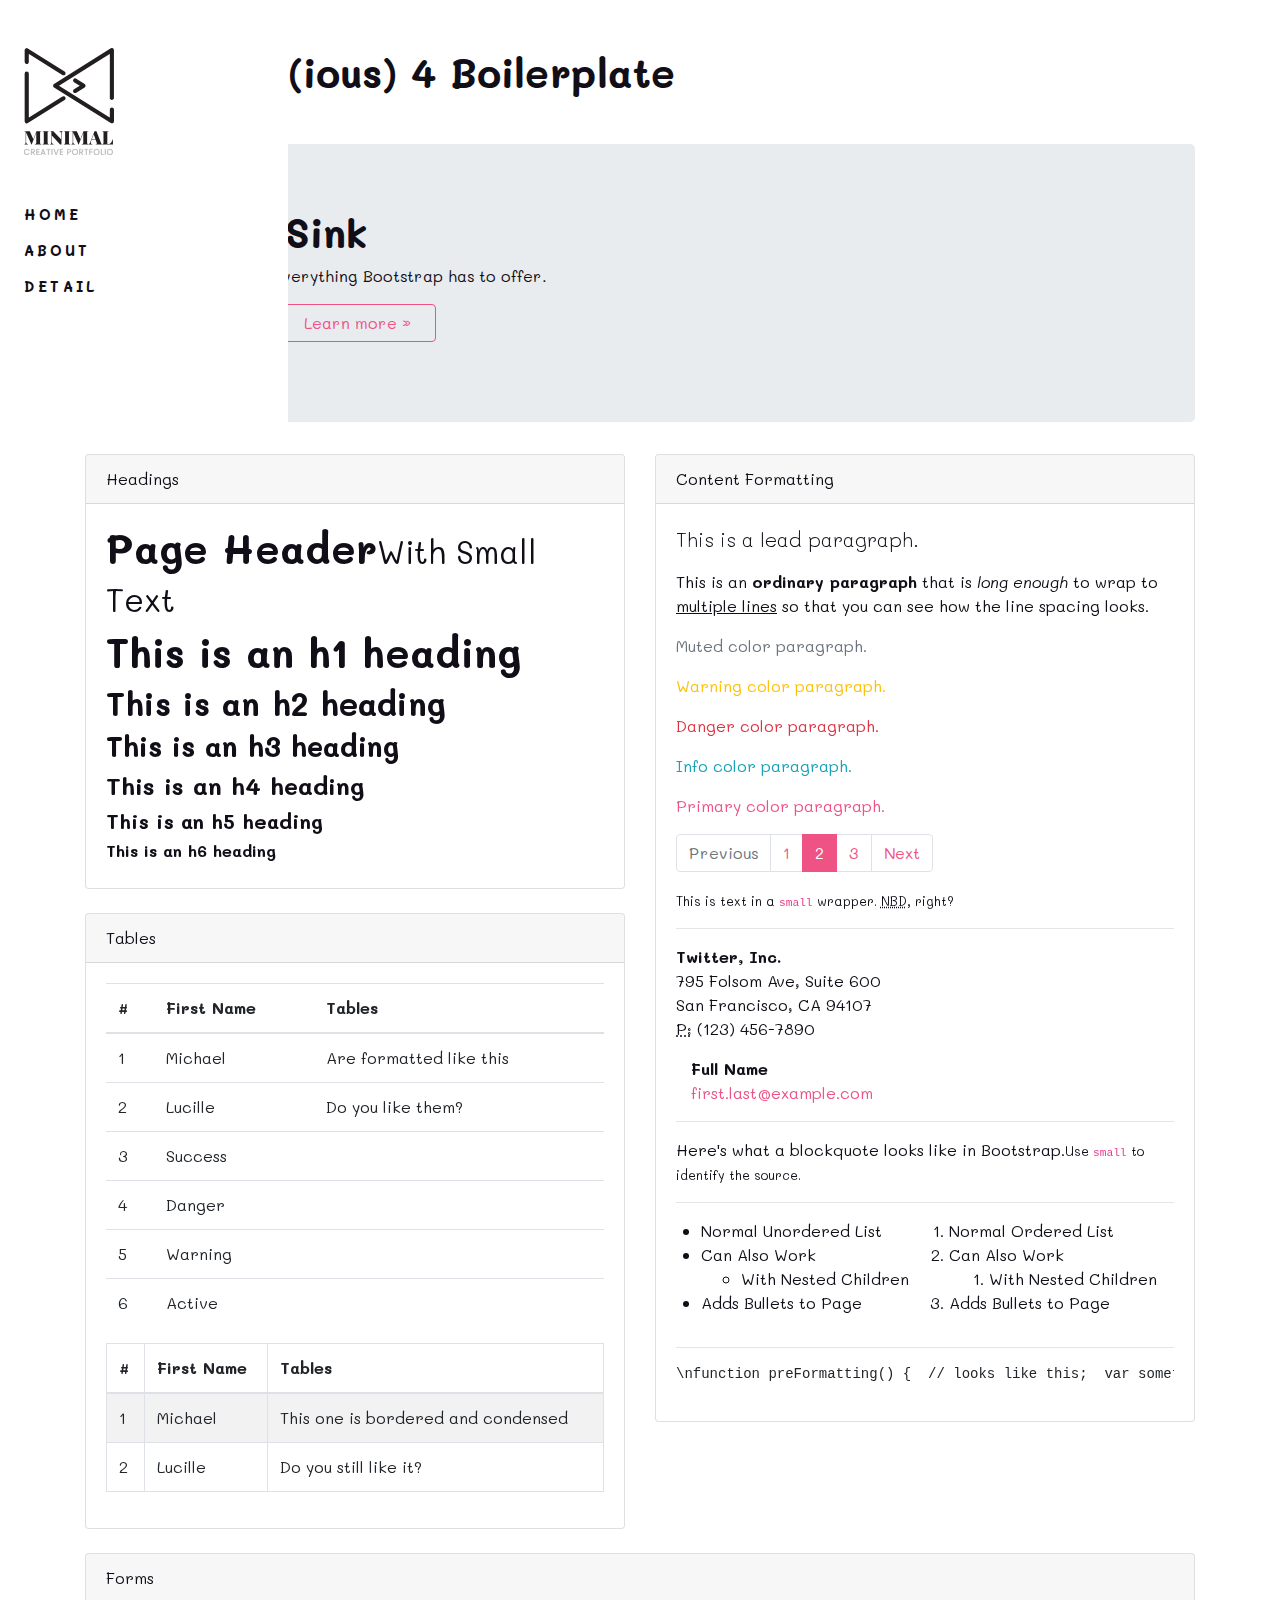
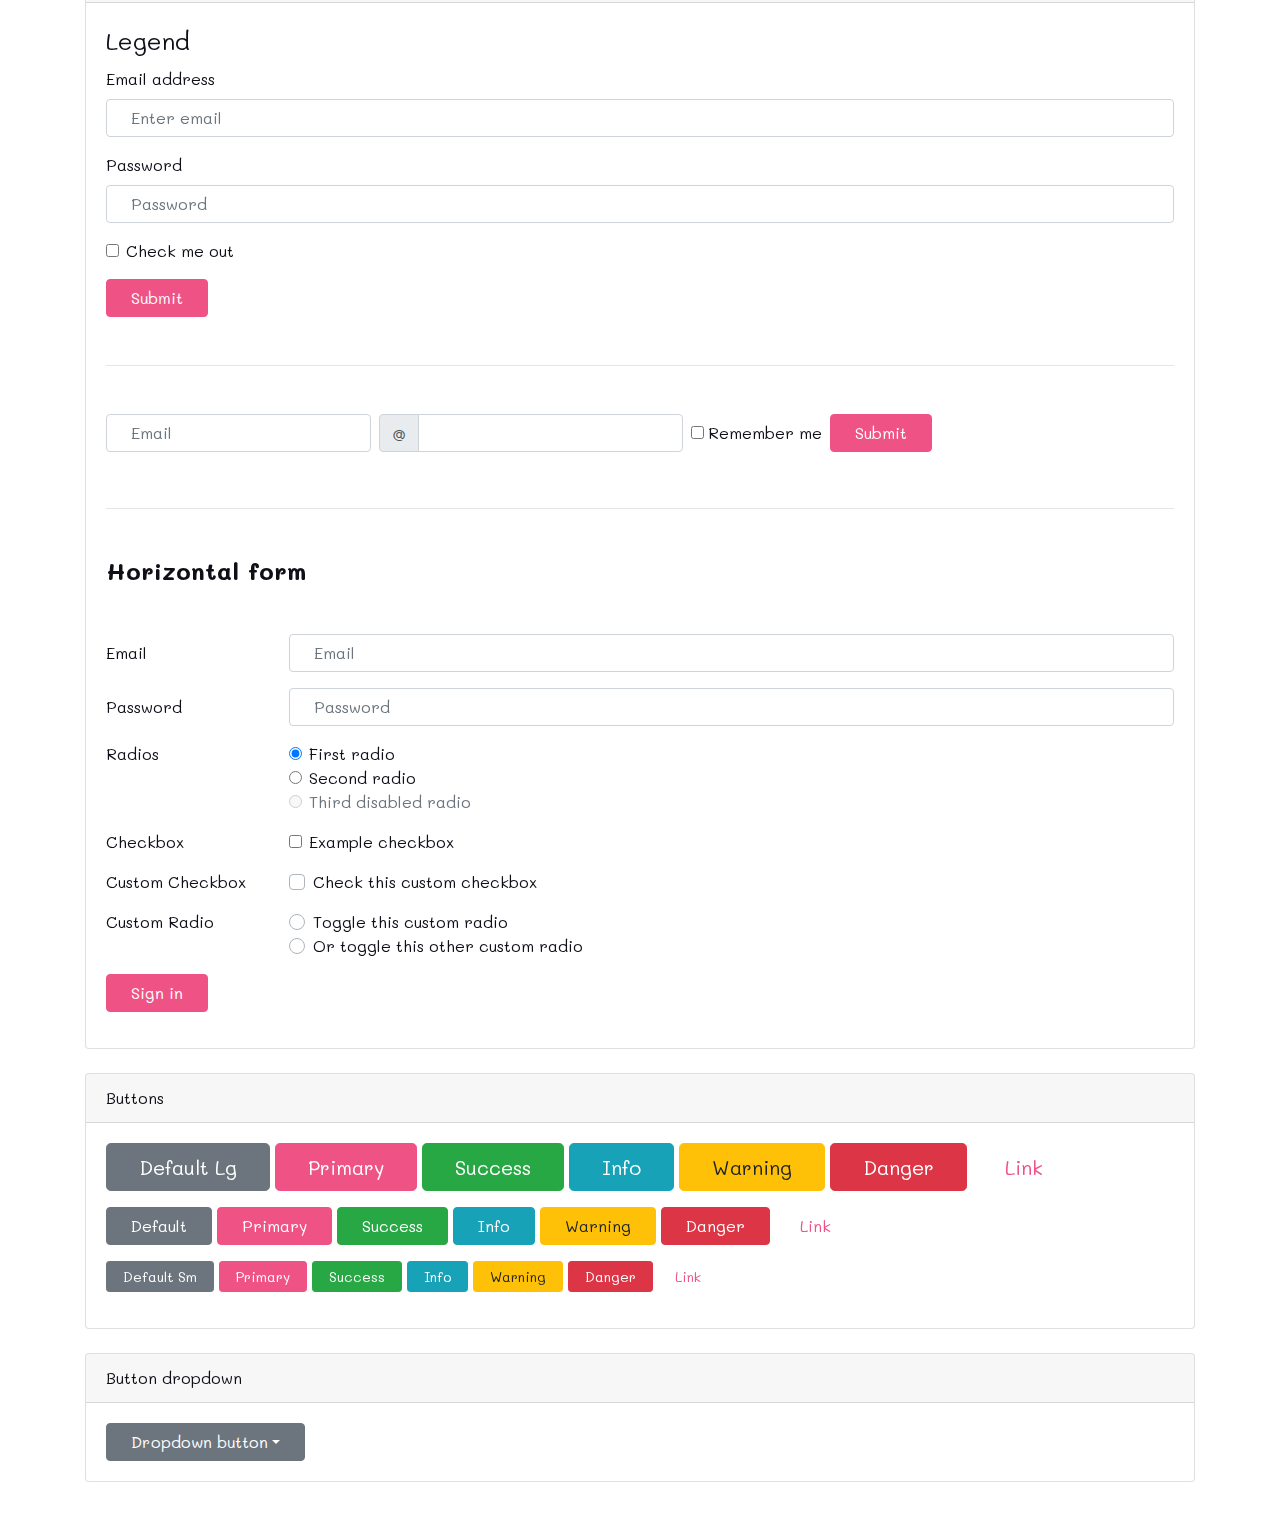
<file: test.html>
<!DOCTYPE html>
<html>
  <head>
    <meta charset="utf-8">
    <meta http-equiv="X-UA-Compatible" content="IE=edge">
    <title>Minimal | Bootstrap portfolio template</title>
    <meta name="description" content="">
    <meta name="viewport" content="width=device-width, initial-scale=1">
    <meta name="robots" content="all,follow">
    <!-- Bootstrap CSS-->
    <link rel="stylesheet" href="vendor/bootstrap/css/bootstrap.min.css">
    <!-- Lightbox CSS-->
    <link rel="stylesheet" href="vendor/lightbox2/css/lightbox.min.css">
    <!-- Google fonts-->
    <link rel="stylesheet" href="https://fonts.googleapis.com/css?family=Source+Sans+Pro:400,700&amp;display=swap">
    <!-- theme stylesheet-->
    <link rel="stylesheet" href="css/style.default.css" id="theme-stylesheet">
    <!-- Custom stylesheet - for your changes-->
    <link rel="stylesheet" href="css/custom.css">
    <!-- Favicon-->
    <link rel="shortcut icon" href="img/favicon.png">
    <!-- Tweaks for older IEs--><!--[if lt IE 9]>
        <script src="https://oss.maxcdn.com/html5shiv/3.7.3/html5shiv.min.js"></script>
        <script src="https://oss.maxcdn.com/respond/1.4.2/respond.min.js"></script><![endif]-->
  </head>
  <body>
    <div class="sidebar">
      <div class="sidebar-inner d-flex flex-column">
        <div class="px-4 py-5"><a href="index.html"><img src="img/logo.svg" alt="" width="90"></a></div>
        <div class="sidebar-menu-holder flex-grow-1">
          <ul class="sidebar-menu list-unstyled">
            <li class="mb-2 pb-1">
              <!-- Link--><a class="sidebar-link h6 text-uppercase letter-spacing-2 font-weight-bold text-small" href="index.html">Home</a>
            </li>
            <li class="mb-2 pb-1">
              <!-- Link--><a class="sidebar-link h6 text-uppercase letter-spacing-2 font-weight-bold text-small" href="text.html">About</a>
            </li>
            <li class="mb-2 pb-1">
              <!-- Link--><a class="sidebar-link h6 text-uppercase letter-spacing-2 font-weight-bold text-small" href="detail.html">Detail</a>
            </li>
          </ul>
        </div>
        <div class="px-4 py-3">
          <ul class="list-inline list-social mb-3">
            <li class="list-inline-item"><a class="reset-anchor" href="#"><i class="fab fa-facebook-f"></i></a></li>
            <li class="list-inline-item"><a class="reset-anchor" href="#"><i class="fab fa-twitter"></i></a></li>
            <li class="list-inline-item"><a class="reset-anchor" href="#"><i class="fab fa-instagram"></i></a></li>
            <li class="list-inline-item"><a class="reset-anchor" href="#"><i class="fab fa-linkedin"></i></a></li>
            <li class="list-inline-item"><a class="reset-anchor" href="#"><i class="fab fa-dribbble"></i></a></li>
            <li class="list-inline-item"><a class="reset-anchor" href="#"><i class="fas fa-envelope"></i></a></li>
          </ul>
        </div>
      </div>
    </div>
    <div class="container py-5">
      <h1>Bootstrap(ious) 4 Boilerplate</h1>
      <p>This is a sample content.</p>
      <div class="jumbotron">
        <h1>Kitchen Sink</h1>
        <p>A quick preview of everything Bootstrap has to offer.</p>
        <p><a class="btn btn-primary btn-large" href="#">Learn more »</a> <a class="btn btn-outline-primary btn-large" href="#">Learn more »</a></p>
      </div>
      <div class="row">
        <div class="col-lg-6">
          <div class="card mb-4" id="headings">
            <div class="card-header">Headings</div>
            <div class="card-body">
              <h1 class="page-header">Page Header<small>With Small Text</small></h1>
              <h1>This is an h1 heading</h1>
              <h2>This is an h2 heading</h2>
              <h3>This is an h3 heading</h3>
              <h4>This is an h4 heading</h4>
              <h5>This is an h5 heading</h5>
              <h6>This is an h6 heading</h6>
            </div>
          </div>
          <div class="card mb-4" id="tables">
            <div class="card-header">Tables</div>
            <div class="card-body">
              <table class="table table-hover">
                <thead>
                  <tr>
                    <th>#</th>
                    <th>First Name</th>
                    <th>Tables</th>
                  </tr>
                </thead>
                <tbody>
                  <tr>
                    <td>1</td>
                    <td>Michael</td>
                    <td>Are formatted like this</td>
                  </tr>
                  <tr>
                    <td>2</td>
                    <td>Lucille</td>
                    <td>Do you like them?</td>
                  </tr>
                  <tr class="success">
                    <td>3</td>
                    <td>Success</td>
                    <td></td>
                  </tr>
                  <tr class="danger">
                    <td>4</td>
                    <td>Danger</td>
                    <td></td>
                  </tr>
                  <tr class="warning">
                    <td>5</td>
                    <td>Warning</td>
                    <td></td>
                  </tr>
                  <tr class="active">
                    <td>6</td>
                    <td>Active</td>
                    <td></td>
                  </tr>
                </tbody>
              </table>
              <table class="table table-striped table-bordered table-condensed">
                <thead>
                  <tr>
                    <th>#</th>
                    <th>First Name</th>
                    <th>Tables</th>
                  </tr>
                </thead>
                <tbody>
                  <tr>
                    <td>1</td>
                    <td>Michael</td>
                    <td>This one is bordered and condensed</td>
                  </tr>
                  <tr>
                    <td>2</td>
                    <td>Lucille</td>
                    <td>Do you still like it?</td>
                  </tr>
                </tbody>
              </table>
            </div>
          </div>
        </div>
        <div class="col-lg-6">
          <div class="card mb-4" id="content-formatting">
            <div class="card-header">Content Formatting</div>
            <div class="card-body">
              <p class="lead">This is a lead paragraph.</p>
              <p>This is an <b>ordinary paragraph</b> that is <i>long enough</i> to wrap to 
                <u>multiple lines</u> so that you can see how the line spacing looks.
              </p>
              <p class="text-muted">Muted color paragraph.</p>
              <p class="text-warning">Warning color paragraph.</p>
              <p class="text-danger">Danger color paragraph.</p>
              <p class="text-info">Info color paragraph.</p>
              <p class="text-primary">Primary color paragraph.</p>
              <nav aria-label="...">
                <ul class="pagination">
                  <li class="page-item disabled"><span class="page-link">Previous</span></li>
                  <li class="page-item"><a class="page-link" href="#">1</a></li>
                  <li class="page-item active"><span class="page-link">2<span class="sr-only">(current)</span></span></li>
                  <li class="page-item"><a class="page-link" href="#">3</a></li>
                  <li class="page-item"><a class="page-link" href="#">Next</a></li>
                </ul>
              </nav>
              <p><small>This is text in a <code>small</code> wrapper. <abbr title="No Big Deal">NBD</abbr>, right?</small></p>
              <hr>
              <address><strong>Twitter, Inc.</strong><br> 795 Folsom Ave, Suite 600<br> San Francisco, CA 94107<br><abbr title="Phone">P:</abbr> (123) 456-7890</address>
              <address class="col-6"><strong>Full Name</strong><br><a href="mailto:#">first.last@example.com</a></address>
              <hr>
              <blockquote>Here's what a blockquote looks like in Bootstrap.<small>Use <code>small</code> to identify the source.</small></blockquote>
              <hr>
              <div class="row">
                <div class="col-xs-6">
                  <ul>
                    <li>Normal Unordered List</li>
                    <li>Can Also Work
                      <ul>
                        <li>With Nested Children</li>
                      </ul>
                    </li>
                    <li>Adds Bullets to Page</li>
                  </ul>
                </div>
                <div class="col-xs-6">
                  <ol>
                    <li>Normal Ordered List</li>
                    <li>Can Also Work
                      <ol>
                        <li>With Nested Children</li>
                      </ol>
                    </li>
                    <li>Adds Bullets to Page</li>
                  </ol>
                </div>
              </div>
              <hr>
              <pre>\nfunction preFormatting() {  // looks like this;  var something = somethingElse;  return true;}                        </pre>
            </div>
          </div>
        </div>
      </div>
      <div class="card mb-4" id="forms">
        <div class="card-header">Forms</div>
        <div class="card-body">
          <form>
            <fieldset>
              <legend>Legend</legend>
              <div class="form-group">
                <label for="exampleInputEmail">Email address</label>
                <input class="form-control" id="exampleInputEmail" type="text" placeholder="Enter email">
              </div>
              <div class="form-group">
                <label for="exampleInputPassword">Password</label>
                <input class="form-control" id="exampleInputPassword" type="password" placeholder="Password">
              </div>
              <div class="form-check form-group">
                <input class="form-check-input" id="checkbox-1" type="checkbox">
                <label class="form-check-label" for="checkbox-1">Check me out</label>
              </div>
              <button class="btn btn-primary" type="submit">Submit</button>
            </fieldset>
          </form>
          <hr class="my-5">
          <form class="form-inline">
            <input class="form-control mb-2 mr-sm-2" type="text" placeholder="Email">
            <label class="sr-only" for="inlineFormInputGroupUsername2">Username</label>
            <div class="input-group mb-2 mr-sm-2">
              <div class="input-group-prepend">
                <div class="input-group-text">@</div>
              </div>
              <input class="form-control" id="inlineFormInputGroupUsername2" type="text">
            </div>
            <div class="form-check mb-2 mr-sm-2">
              <input class="form-check-input" id="inlineFormCheck" type="checkbox">
              <label class="form-check-label" for="inlineFormCheck">Remember me</label>
            </div>
            <button class="btn btn-primary mb-2" type="submit">Submit</button>
          </form>
          <hr class="my-5">
          <h4 class="mb-5">Horizontal form</h4>
          <form>
            <div class="form-group row">
              <label class="col-sm-2 col-form-label" for="inputEmail3">Email</label>
              <div class="col-sm-10">
                <input class="form-control" id="inputEmail3" type="email" placeholder="Email">
              </div>
            </div>
            <div class="form-group row">
              <label class="col-sm-2 col-form-label" for="inputPassword3">Password</label>
              <div class="col-sm-10">
                <input class="form-control" id="inputPassword3" type="password" placeholder="Password">
              </div>
            </div>
            <fieldset class="form-group">
              <div class="row">
                <legend class="col-form-label col-sm-2 pt-0">Radios</legend>
                <div class="col-sm-10">
                  <div class="form-check">
                    <input class="form-check-input" id="gridRadios1" type="radio" name="gridRadios" value="option1" checked="">
                    <label class="form-check-label" for="gridRadios1">First radio</label>
                  </div>
                  <div class="form-check">
                    <input class="form-check-input" id="gridRadios2" type="radio" name="gridRadios" value="option2">
                    <label class="form-check-label" for="gridRadios2">Second radio</label>
                  </div>
                  <div class="form-check disabled">
                    <input class="form-check-input" id="gridRadios3" type="radio" name="gridRadios" value="option3" disabled="">
                    <label class="form-check-label" for="gridRadios3">Third disabled radio</label>
                  </div>
                </div>
              </div>
            </fieldset>
            <div class="form-group row">
              <div class="col-sm-2">Checkbox</div>
              <div class="col-sm-10">
                <div class="form-check">
                  <input class="form-check-input" id="gridCheck1" type="checkbox">
                  <label class="form-check-label" for="gridCheck1">Example checkbox</label>
                </div>
              </div>
            </div>
            <div class="form-group row">                                   
              <div class="col-sm-2">Custom Checkbox</div>
              <div class="col-sm-10">
                <div class="custom-control custom-checkbox">
                  <input class="custom-control-input" id="customCheck1" type="checkbox">
                  <label class="custom-control-label" for="customCheck1">Check this custom checkbox</label>
                </div>
              </div>
            </div>
            <div class="form-group row">                                   
              <div class="col-sm-2">Custom Radio</div>
              <div class="col-sm-10">
                <div class="custom-control custom-radio">
                  <input class="custom-control-input" id="customRadio1" type="radio" name="customRadio">
                  <label class="custom-control-label" for="customRadio1">Toggle this custom radio</label>
                </div>
                <div class="custom-control custom-radio">
                  <input class="custom-control-input" id="customRadio2" type="radio" name="customRadio">
                  <label class="custom-control-label" for="customRadio2">Or toggle this other custom radio</label>
                </div>
              </div>
            </div>
            <div class="form-group row">
              <div class="col-sm-10">
                <button class="btn btn-primary" type="submit">Sign in</button>
              </div>
            </div>
          </form>
        </div>
      </div>
      <div class="card mb-4" id="buttons">
        <div class="card-header">Buttons</div>
        <div class="card-body">
          <p>
            <button class="btn btn-lg btn-secondary" type="button">Default Lg</button>
            <button class="btn btn-lg btn-primary" type="button">Primary</button>
            <button class="btn btn-lg btn-success" type="button">Success</button>
            <button class="btn btn-lg btn-info" type="button">Info</button>
            <button class="btn btn-lg btn-warning" type="button">Warning</button>
            <button class="btn btn-lg btn-danger" type="button">Danger</button>
            <button class="btn btn-lg btn-link" type="button">Link</button>
          </p>
          <p>
            <button class="btn btn-secondary" type="button">Default </button>
            <button class="btn btn-primary" type="button">Primary</button>
            <button class="btn btn-success" type="button">Success</button>
            <button class="btn btn-info" type="button">Info</button>
            <button class="btn btn-warning" type="button">Warning</button>
            <button class="btn btn-danger" type="button">Danger</button>
            <button class="btn btn-link" type="button">Link</button>
          </p>
          <p>
            <button class="btn btn-sm btn-secondary" type="button">Default Sm</button>
            <button class="btn btn-sm btn-primary" type="button">Primary</button>
            <button class="btn btn-sm btn-success" type="button">Success</button>
            <button class="btn btn-sm btn-info" type="button">Info</button>
            <button class="btn btn-sm btn-warning" type="button">Warning</button>
            <button class="btn btn-sm btn-danger" type="button">Danger</button>
            <button class="btn btn-sm btn-link" type="button">Link</button>
          </p>
        </div>
      </div>
      <div class="card">
        <div class="card-header">Button dropdown</div>
        <div class="card-body">
          <div class="dropdown">
            <button class="btn btn-secondary dropdown-toggle" id="dropdownMenuButton" type="button" data-toggle="dropdown" aria-haspopup="true" aria-expanded="false">Dropdown button</button>
            <div class="dropdown-menu" aria-labelledby="dropdownMenuButton"><a class="dropdown-item" href="#">Action</a><a class="dropdown-item" href="#">Another action</a><a class="dropdown-item" href="#">Something else here</a></div>
          </div>
        </div>
      </div>
    </div>
    <!-- JavaScript files-->
    <script src="vendor/jquery/jquery.min.js"></script>
    <script src="vendor/bootstrap/js/bootstrap.bundle.min.js"></script>
    <script src="vendor/masonry-layout/masonry.pkgd.min.js"></script>
    <script src="vendor/imagesloaded/imagesloaded.pkgd.min.js"></script>
    <script src="vendor/lightbox2/js/lightbox.min.js"></script>
    <script src="js/front.js"></script>
    <script>
      // ------------------------------------------------------- //
      //   Inject SVG Sprite - 
      //   see more here 
      //   https://css-tricks.com/ajaxing-svg-sprite/
      // ------------------------------------------------------ //
      function injectSvgSprite(path) {
      
          var ajax = new XMLHttpRequest();
          ajax.open("GET", path, true);
          ajax.send();
          ajax.onload = function(e) {
          var div = document.createElement("div");
          div.className = 'd-none';
          div.innerHTML = ajax.responseText;
          document.body.insertBefore(div, document.body.childNodes[0]);
          }
      }
      // this is set to BootstrapTemple website as you cannot 
      // inject local SVG sprite (using only 'icons/orion-svg-sprite.svg' path)
      // while using file:// protocol
      // pls don't forget to change to your domain :)
      injectSvgSprite('https://bootstraptemple.com/files/icons/orion-svg-sprite.svg'); 
      
    </script>
    <!-- FontAwesome CSS - loading as last, so it doesn't block rendering-->
    <link rel="stylesheet" href="https://use.fontawesome.com/releases/v5.7.1/css/all.css" integrity="sha384-fnmOCqbTlWIlj8LyTjo7mOUStjsKC4pOpQbqyi7RrhN7udi9RwhKkMHpvLbHG9Sr" crossorigin="anonymous">
  </body>
</html>
</file>
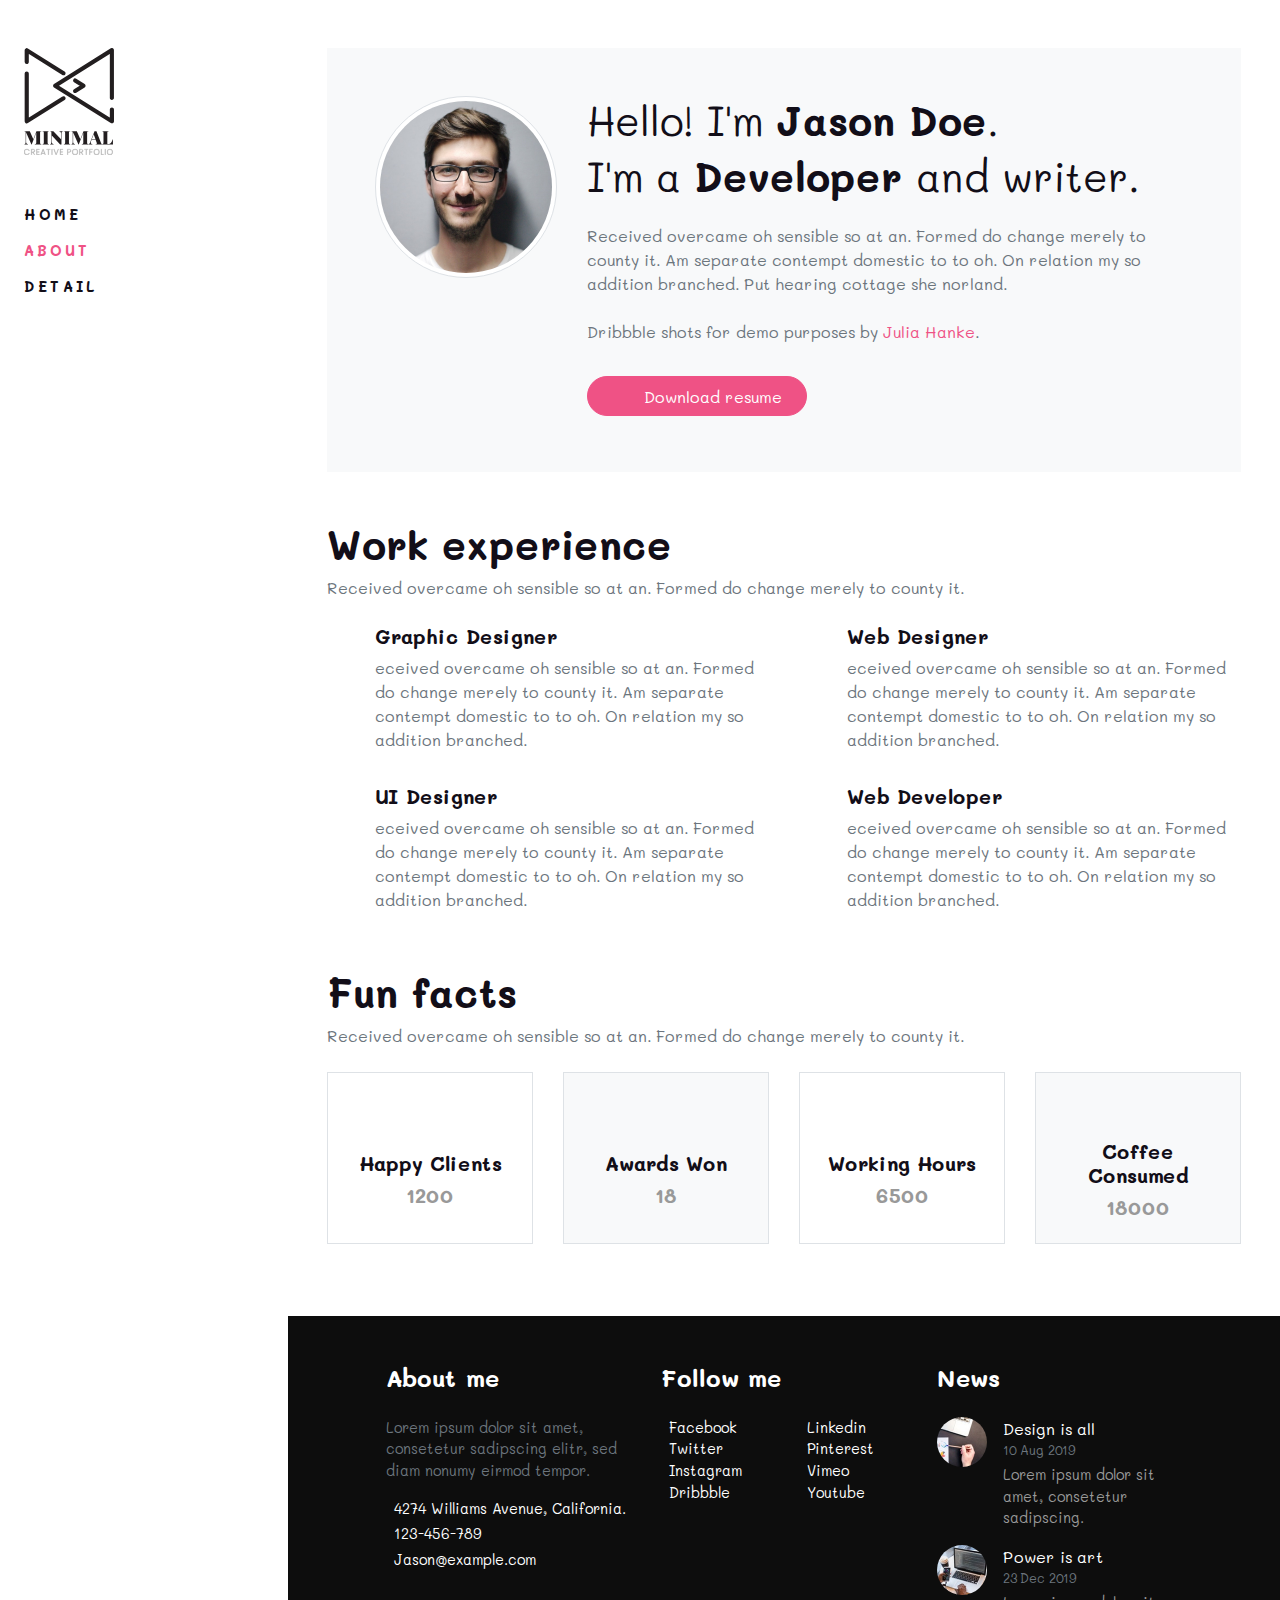
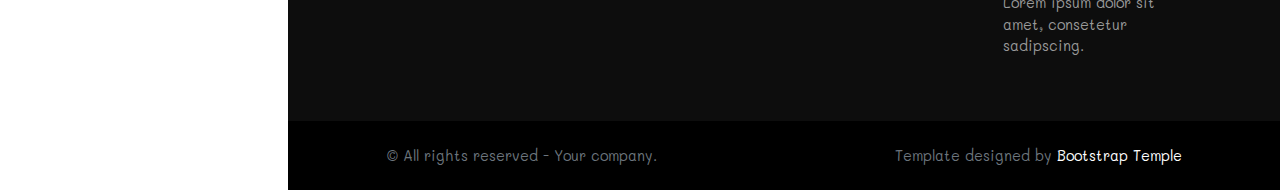
<file: text.html>
<!DOCTYPE html>
<html>
  <head>
    <meta charset="utf-8">
    <meta http-equiv="X-UA-Compatible" content="IE=edge">
    <title>Minimal | Bootstrap portfolio template</title>
    <meta name="description" content="">
    <meta name="viewport" content="width=device-width, initial-scale=1">
    <meta name="robots" content="all,follow">
    <!-- Bootstrap CSS-->
    <link rel="stylesheet" href="vendor/bootstrap/css/bootstrap.min.css">
    <!-- Lightbox CSS-->
    <link rel="stylesheet" href="vendor/lightbox2/css/lightbox.min.css">
    <!-- Google fonts-->
    <link rel="stylesheet" href="https://fonts.googleapis.com/css?family=Source+Sans+Pro:400,700&amp;display=swap">
    <!-- theme stylesheet-->
    <link rel="stylesheet" href="css/style.default.css" id="theme-stylesheet">
    <!-- Custom stylesheet - for your changes-->
    <link rel="stylesheet" href="css/custom.css">
    <!-- Favicon-->
    <link rel="shortcut icon" href="img/favicon.png">
    <!-- Tweaks for older IEs--><!--[if lt IE 9]>
        <script src="https://oss.maxcdn.com/html5shiv/3.7.3/html5shiv.min.js"></script>
        <script src="https://oss.maxcdn.com/respond/1.4.2/respond.min.js"></script><![endif]-->
  </head>
  <body>
    <div class="sidebar">
      <div class="sidebar-inner d-flex flex-column">
        <div class="px-4 py-5"><a href="index.html"><img src="img/logo.svg" alt="" width="90"></a></div>
        <div class="sidebar-menu-holder flex-grow-1">
          <ul class="sidebar-menu list-unstyled">
            <li class="mb-2 pb-1">
              <!-- Link--><a class="sidebar-link h6 text-uppercase letter-spacing-2 font-weight-bold text-small" href="index.html">Home</a>
            </li>
            <li class="mb-2 pb-1">
              <!-- Link--><a class="sidebar-link h6 text-uppercase letter-spacing-2 font-weight-bold text-small active" href="text.html">About</a>
            </li>
            <li class="mb-2 pb-1">
              <!-- Link--><a class="sidebar-link h6 text-uppercase letter-spacing-2 font-weight-bold text-small" href="detail.html">Detail</a>
            </li>
          </ul>
        </div>
        <div class="px-4 py-3">
          <ul class="list-inline list-social mb-3">
            <li class="list-inline-item"><a class="reset-anchor" href="#"><i class="fab fa-facebook-f"></i></a></li>
            <li class="list-inline-item"><a class="reset-anchor" href="#"><i class="fab fa-twitter"></i></a></li>
            <li class="list-inline-item"><a class="reset-anchor" href="#"><i class="fab fa-instagram"></i></a></li>
            <li class="list-inline-item"><a class="reset-anchor" href="#"><i class="fab fa-linkedin"></i></a></li>
            <li class="list-inline-item"><a class="reset-anchor" href="#"><i class="fab fa-dribbble"></i></a></li>
            <li class="list-inline-item"><a class="reset-anchor" href="#"><i class="fas fa-envelope"></i></a></li>
          </ul>
        </div>
      </div>
    </div>
    <div class="page-holder">
      <div class="px-4 d-block d-lg-none">
        <!-- navbar-->
        <header class="header">
          <nav class="navbar navbar-expand-lg navbar-light px-0">
            <button class="navbar-toggler navbar-toggler-right text-sm text-uppercase" type="button" data-toggle="collapse" data-target="#navbarSupportedContent" aria-expanded="false" aria-label="Toggle navigation">
              <svg class="svg-icon svg-icon-heavy svg-icon-sm text-dark">
                <use xlink:href="#menu-hamburger-1"> </use>
              </svg>
            </button><a class="navbar-brand" href="index.html"><img src="img/logo.svg" alt="" width="50"></a>
          </nav>
        </header>
      </div>
      <div class="px-4 py-5">
        <div class="container-fluid">
          <div class="p-5 mb-5 bg-light">
            <div class="row">
              <div class="col-sm-3"><img class="img-fluid img-thumbnail rounded-circle" src="img/about-profile.jpg" alt=""></div>
              <div class="col-sm-9">
                <h1 class="font-weight-normal">Hello! I'm <strong>Jason Doe</strong>. </h1>
                <h2 class="h1 font-weight-normal mb-4">I'm a <strong>Developer </strong>and writer.</h2>
                <p class="text-muted mb-4">Received overcame oh sensible so at an. Formed do change merely to county it. Am separate contempt domestic to to oh. On relation my so addition branched. Put hearing cottage she norland.</p>
                <p class="text-muted mb-4">Dribbble shots for demo purposes by  <a href="https://dribbble.com/juliahanke">Julia Hanke</a>.</p>
                <ul class="list-inline mb-0">
                  <li class="list-inline-item mr-5 my-2"><a class="btn btn-primary rounded-pill" href="#"> 
                      <svg class="svg-icon mr-2 align-middle svg-icon-sm">
                        <use xlink:href="#survey-1"> </use>
                      </svg><span class="align-middle">Download resume</span></a></li>
                  <li class="list-inline-item my-2">
                    <ul class="list-inline mb-0">
                      <li class="list-inline-item"><a class="reset-anchor" href="#"> <i class="fab fa-facebook-f"></i></a></li>
                      <li class="list-inline-item"><a class="reset-anchor" href="#"> <i class="fab fa-twitter"></i></a></li>
                      <li class="list-inline-item"><a class="reset-anchor" href="#"> <i class="fab fa-instagram"></i></a></li>
                      <li class="list-inline-item"><a class="reset-anchor" href="#"> <i class="fab fa-linkedin-in"></i></a></li>
                      <li class="list-inline-item"><a class="reset-anchor" href="#"> <i class="fab fa-behance"></i></a></li>
                    </ul>
                  </li>
                </ul>
              </div>
            </div>
          </div>
          <h2 class="h1">Work experience</h2>
          <p class="text-muted mb-4">Received overcame oh sensible so at an. Formed do change merely to county it.</p>
          <div class="row mb-4">
            <div class="col-lg-6 mb-4">
              <div class="d-flex">
                <div class="flex-grow-1">
                  <svg class="svg-icon text-primary">
                    <use xlink:href="#stack-1"> </use>
                  </svg>
                </div>
                <div class="ml-3">
                  <h3 class="h5 mr-3">Graphic Designer</h3>
                  <p class="text-muted mb-2">eceived overcame oh sensible so at an. Formed do change merely to county it. Am separate contempt domestic to to oh. On relation my so addition branched.</p>
                </div>
              </div>
            </div>
            <div class="col-lg-6 mb-4">
              <div class="d-flex">
                <div class="flex-grow-1">
                  <svg class="svg-icon text-primary">
                    <use xlink:href="#laptop-screen-1"> </use>
                  </svg>
                </div>
                <div class="ml-3">
                  <h3 class="h5 mr-3">Web Designer</h3>
                  <p class="text-muted mb-2">eceived overcame oh sensible so at an. Formed do change merely to county it. Am separate contempt domestic to to oh. On relation my so addition branched.</p>
                </div>
              </div>
            </div>
            <div class="col-lg-6 mb-4">
              <div class="d-flex">
                <div class="flex-grow-1">
                  <svg class="svg-icon text-primary">
                    <use xlink:href="#design-1"> </use>
                  </svg>
                </div>
                <div class="ml-3">
                  <h3 class="h5 mr-3">UI Designer</h3>
                  <p class="text-muted mb-2">eceived overcame oh sensible so at an. Formed do change merely to county it. Am separate contempt domestic to to oh. On relation my so addition branched.</p>
                </div>
              </div>
            </div>
            <div class="col-lg-6 mb-4">
              <div class="d-flex">
                <div class="flex-grow-1">
                  <svg class="svg-icon text-primary">
                    <use xlink:href="#multiple-windows-1"> </use>
                  </svg>
                </div>
                <div class="ml-3">
                  <h3 class="h5 mr-3">Web Developer</h3>
                  <p class="text-muted mb-2">eceived overcame oh sensible so at an. Formed do change merely to county it. Am separate contempt domestic to to oh. On relation my so addition branched.</p>
                </div>
              </div>
            </div>
          </div>
          <h2 class="h1">Fun facts</h2>
          <p class="text-muted mb-4">Received overcame oh sensible so at an. Formed do change merely to county it.</p>
          <div class="row text-center align-items-stretch">
            <div class="col-lg-3 mb-4">
              <div class="border p-4 h-100 d-flex align-items-center">
                <div class="w-100">
                  <svg class="svg-icon text-gray mb-2">
                    <use xlink:href="#stack-1"> </use>
                  </svg>
                  <h5>Happy Clients</h5>
                  <p class="mb-0 text-gray h5">1200</p>
                </div>
              </div>
            </div>
            <div class="col-lg-3 mb-4">
              <div class="border p-4 h-100 d-flex align-items-center bg-light">
                <div class="w-100">
                  <svg class="svg-icon text-gray mb-2">
                    <use xlink:href="#quality-1"> </use>
                  </svg>
                  <h5>Awards Won</h5>
                  <p class="mb-0 text-gray h5">18</p>
                </div>
              </div>
            </div>
            <div class="col-lg-3 mb-4">
              <div class="border p-4 h-100 d-flex align-items-center">
                <div class="w-100">
                  <svg class="svg-icon text-gray mb-2">
                    <use xlink:href="#time-1"> </use>
                  </svg>
                  <h5>Working Hours</h5>
                  <p class="mb-0 text-gray h5">6500</p>
                </div>
              </div>
            </div>
            <div class="col-lg-3 mb-4">
              <div class="border p-4 h-100 d-flex align-items-center bg-light">
                <div class="w-100">
                  <svg class="svg-icon text-gray mb-2">
                    <use xlink:href="#hot-coffee-1"> </use>
                  </svg>
                  <h5>Coffee Consumed</h5>
                  <p class="mb-0 text-gray h5">18000</p>
                </div>
              </div>
            </div>
          </div>
        </div>
      </div>
      <footer class="text-muted" style="background: #0d0d0d">
        <div class="container-fluid py-5">
          <div class="row">
            <div class="col-lg-10 mx-auto">
              <div class="row">
                <div class="col-lg-4 mb-4 mb-lg-0">
                  <h2 class="h4 text-white mb-4">About me</h2>
                  <p class="text-small">Lorem ipsum dolor sit amet, consetetur sadipscing elitr, sed diam nonumy eirmod tempor.</p>
                  <ul class="list-unstyled text-small mb-0 text-white">
                    <li class="mb-1"><a class="reset-anchor" href="#"> <i class="fas fa-globe-americas text-muted mr-2 fa-fw"></i>4274  Williams Avenue, California.</a></li>
                    <li class="mb-1"><a class="reset-anchor" href="#"> <i class="fas fa-mobile text-muted mr-2 fa-fw"></i>123-456-789</a></li>
                    <li class="mb-1"><a class="reset-anchor" href="#"> <i class="fas fa-envelope text-muted mr-2 fa-fw"></i>Jason@example.com</a></li>
                  </ul>
                </div>
                <div class="col-lg-4 mb-4 mb-lg-0">               
                  <h2 class="h4 text-white mb-4">Follow me</h2>
                  <ul class="list-inline">
                    <div class="row text-white text-small">
                      <div class="col-6">
                        <ul class="list-unstyled">
                          <li><a class="reset-anchor" href="#"><i class="fab fa-facebook-f mr-2 mb-2 fa-fw"></i>Facebook</a></li>
                          <li><a class="reset-anchor" href="#"><i class="fab fa-twitter mr-2 mb-2 fa-fw"></i>Twitter</a></li>
                          <li><a class="reset-anchor" href="#"><i class="fab fa-instagram mr-2 mb-2 fa-fw"></i>Instagram</a></li>
                          <li><a class="reset-anchor" href="#"><i class="fab fa-dribbble mr-2 mb-2 fa-fw"></i>Dribbble</a></li>
                        </ul>
                      </div>
                      <div class="col-6">
                        <ul class="list-unstyled">
                          <li><a class="reset-anchor" href="#"><i class="fab fa-linkedin-in mr-2 mb-2 fa-fw"></i>Linkedin</a></li>
                          <li><a class="reset-anchor" href="#"><i class="fab fa-pinterest mr-2 mb-2 fa-fw"></i>Pinterest</a></li>
                          <li><a class="reset-anchor" href="#"><i class="fab fa-vimeo mr-2 mb-2 fa-fw"></i>Vimeo</a></li>
                          <li><a class="reset-anchor" href="#"><i class="fab fa-youtube mr-2 mb-2 fa-fw"></i>Youtube</a></li>
                        </ul>
                      </div>
                    </div>
                  </ul>
                </div>
                <div class="col-lg-4 mb-4 mb-lg-0">
                  <h2 class="h4 text-white mb-4">News</h2>
                  <ul class="list-unstyled mb-0">
                    <li><a class="reset-anchor" href="#"> 
                        <div class="media"><img class="rounded-circle" src="img/news-1.jpg" alt="" width="50">
                          <div class="ml-3 media-body">
                            <p class="text-white mb-0">Design is all</p>
                            <p class="small mb-1">10 Aug 2019</p>
                            <p class="text-gray text-small">Lorem ipsum dolor sit amet, consetetur sadipscing.</p>
                          </div>
                        </div></a></li>
                    <li><a class="reset-anchor" href="#"> 
                        <div class="media"><img class="rounded-circle" src="img/news-2.jpg" alt="" width="50">
                          <div class="ml-3 media-body">
                            <p class="text-white mb-0">Power is art</p>
                            <p class="small mb-1">23 Dec 2019</p>
                            <p class="text-gray text-small">Lorem ipsum dolor sit amet, consetetur sadipscing.</p>
                          </div>
                        </div></a></li>
                  </ul>
                </div>
              </div>
            </div>
          </div>
        </div>
        <div class="bg-dark py-4">
          <div class="container-fluid">
            <div class="row">
              <div class="col-lg-10 mx-auto">
                <div class="row text-white">
                  <div class="col-md-6 text-center text-md-left">
                    <p class="text-small mb-3 mb-md-0"><span class="text-muted">&copy; All rights reserved - Your company.</span></p>
                  </div>
                  <div class="col-md-6 text-center text-md-right">
                    <p class="text-small mb-0">
                      <!-- You are completely free to use this template for your personal use or as a work for your client as long as you keep the link at the template footer pointing to our partner and us.-->
                      <!-- If you would prefer removing the backlink from the theme footer, please purchase the attribution-free license at the theme page at https://bootstraptemple.com.                            --><span class="text-muted">Template designed by </span><a class="reset-anchor" href="https://bootstraptemple.com/p/minimal-bootstrap-creative-portfolio">Bootstrap Temple</a>
                    </p>
                  </div>
                </div>
              </div>
            </div>
          </div>
        </div>
      </footer>
    </div>
    <!-- JavaScript files-->
    <script src="vendor/jquery/jquery.min.js"></script>
    <script src="vendor/bootstrap/js/bootstrap.bundle.min.js"></script>
    <script src="vendor/masonry-layout/masonry.pkgd.min.js"></script>
    <script src="vendor/imagesloaded/imagesloaded.pkgd.min.js"></script>
    <script src="vendor/lightbox2/js/lightbox.min.js"></script>
    <script src="js/front.js"></script>
    <script>
      // ------------------------------------------------------- //
      //   Inject SVG Sprite - 
      //   see more here 
      //   https://css-tricks.com/ajaxing-svg-sprite/
      // ------------------------------------------------------ //
      function injectSvgSprite(path) {
      
          var ajax = new XMLHttpRequest();
          ajax.open("GET", path, true);
          ajax.send();
          ajax.onload = function(e) {
          var div = document.createElement("div");
          div.className = 'd-none';
          div.innerHTML = ajax.responseText;
          document.body.insertBefore(div, document.body.childNodes[0]);
          }
      }
      // this is set to BootstrapTemple website as you cannot 
      // inject local SVG sprite (using only 'icons/orion-svg-sprite.svg' path)
      // while using file:// protocol
      // pls don't forget to change to your domain :)
      injectSvgSprite('https://bootstraptemple.com/files/icons/orion-svg-sprite.svg'); 
      
    </script>
    <!-- FontAwesome CSS - loading as last, so it doesn't block rendering-->
    <link rel="stylesheet" href="https://use.fontawesome.com/releases/v5.7.1/css/all.css" integrity="sha384-fnmOCqbTlWIlj8LyTjo7mOUStjsKC4pOpQbqyi7RrhN7udi9RwhKkMHpvLbHG9Sr" crossorigin="anonymous">
  </body>
</html>
</file>
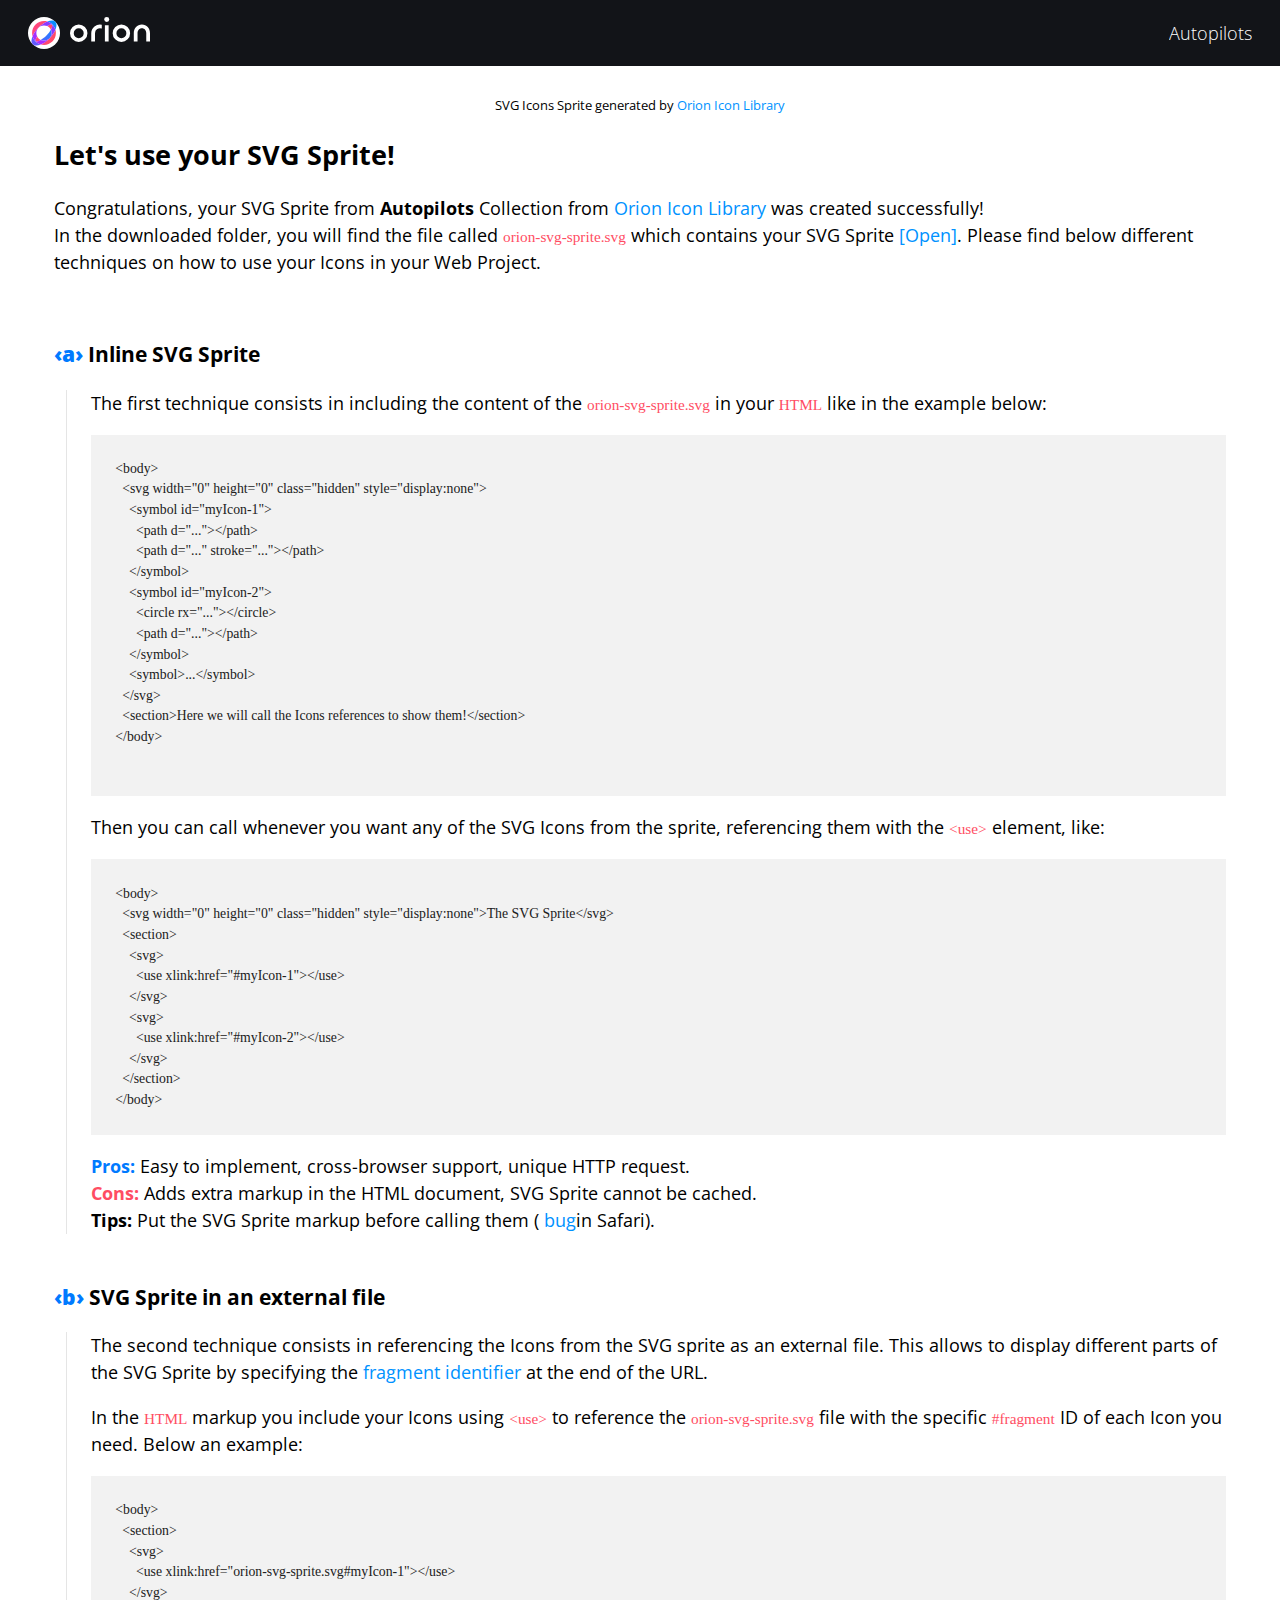
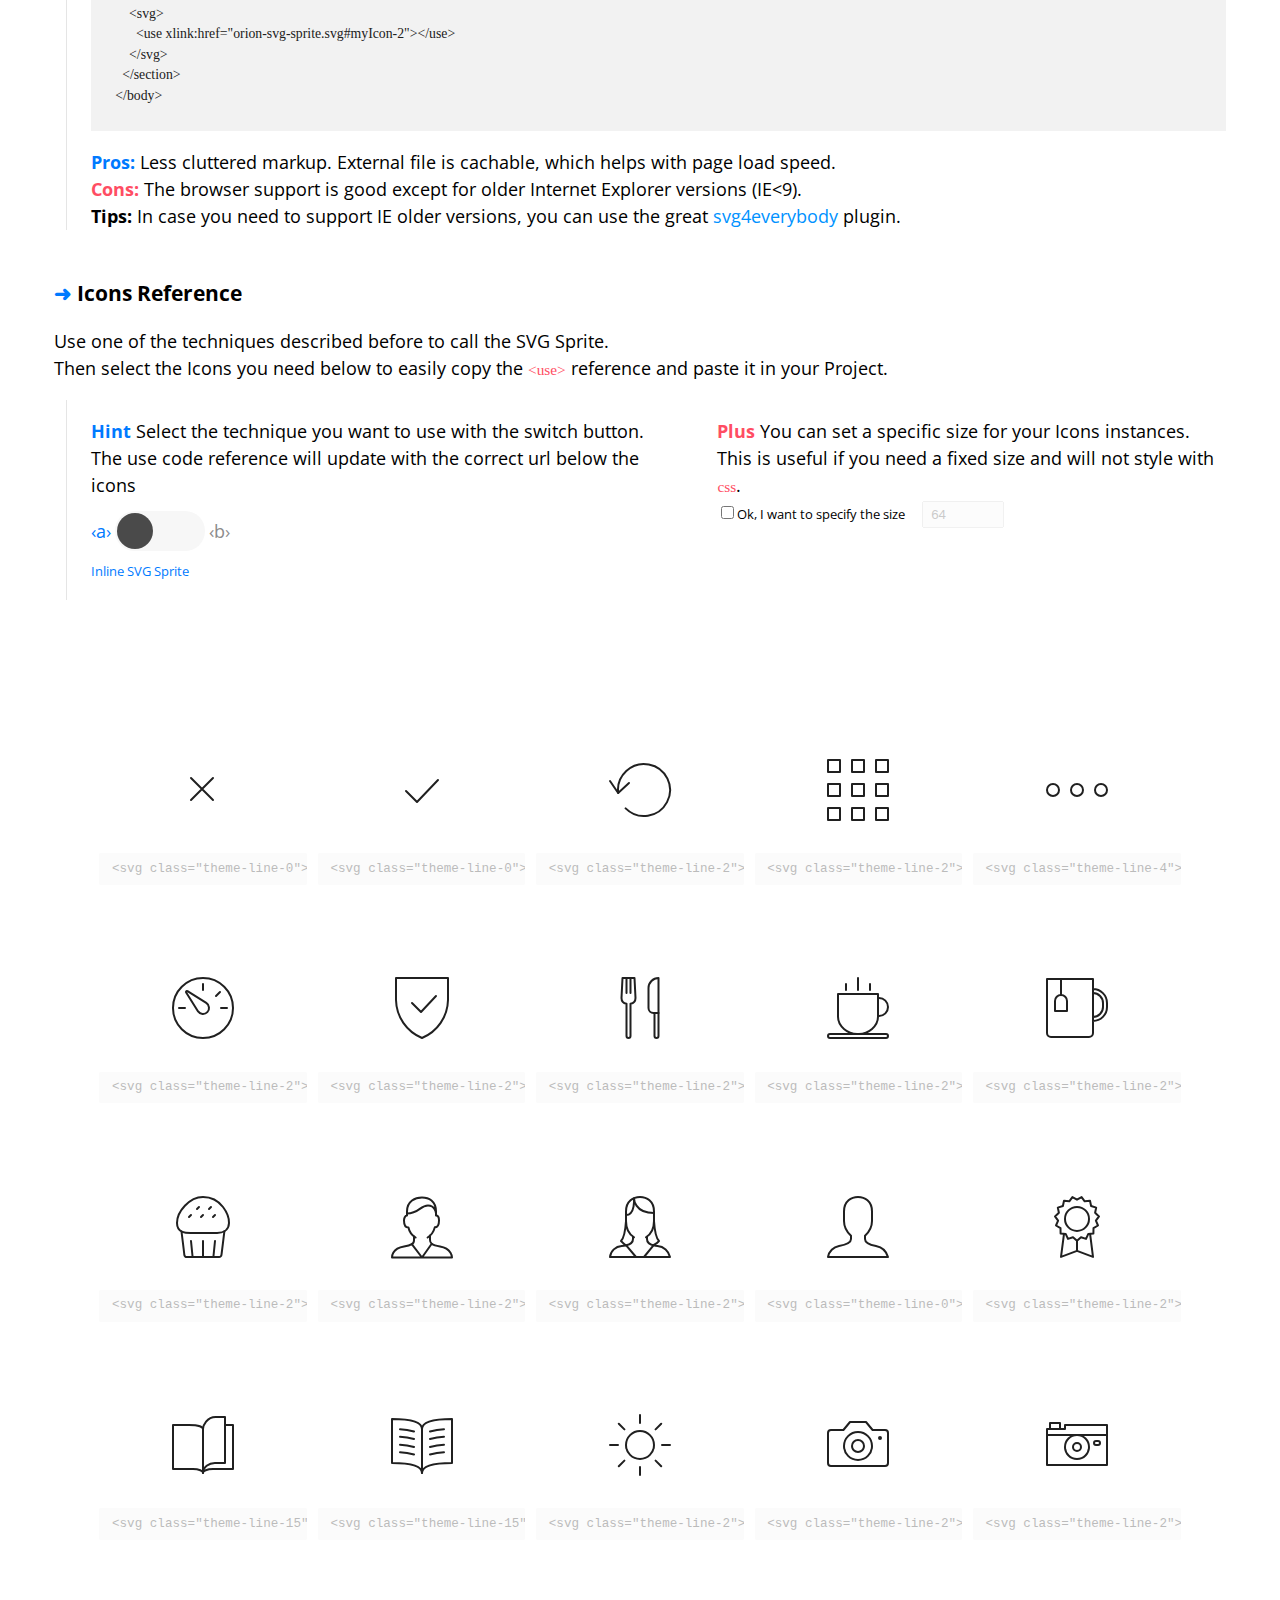
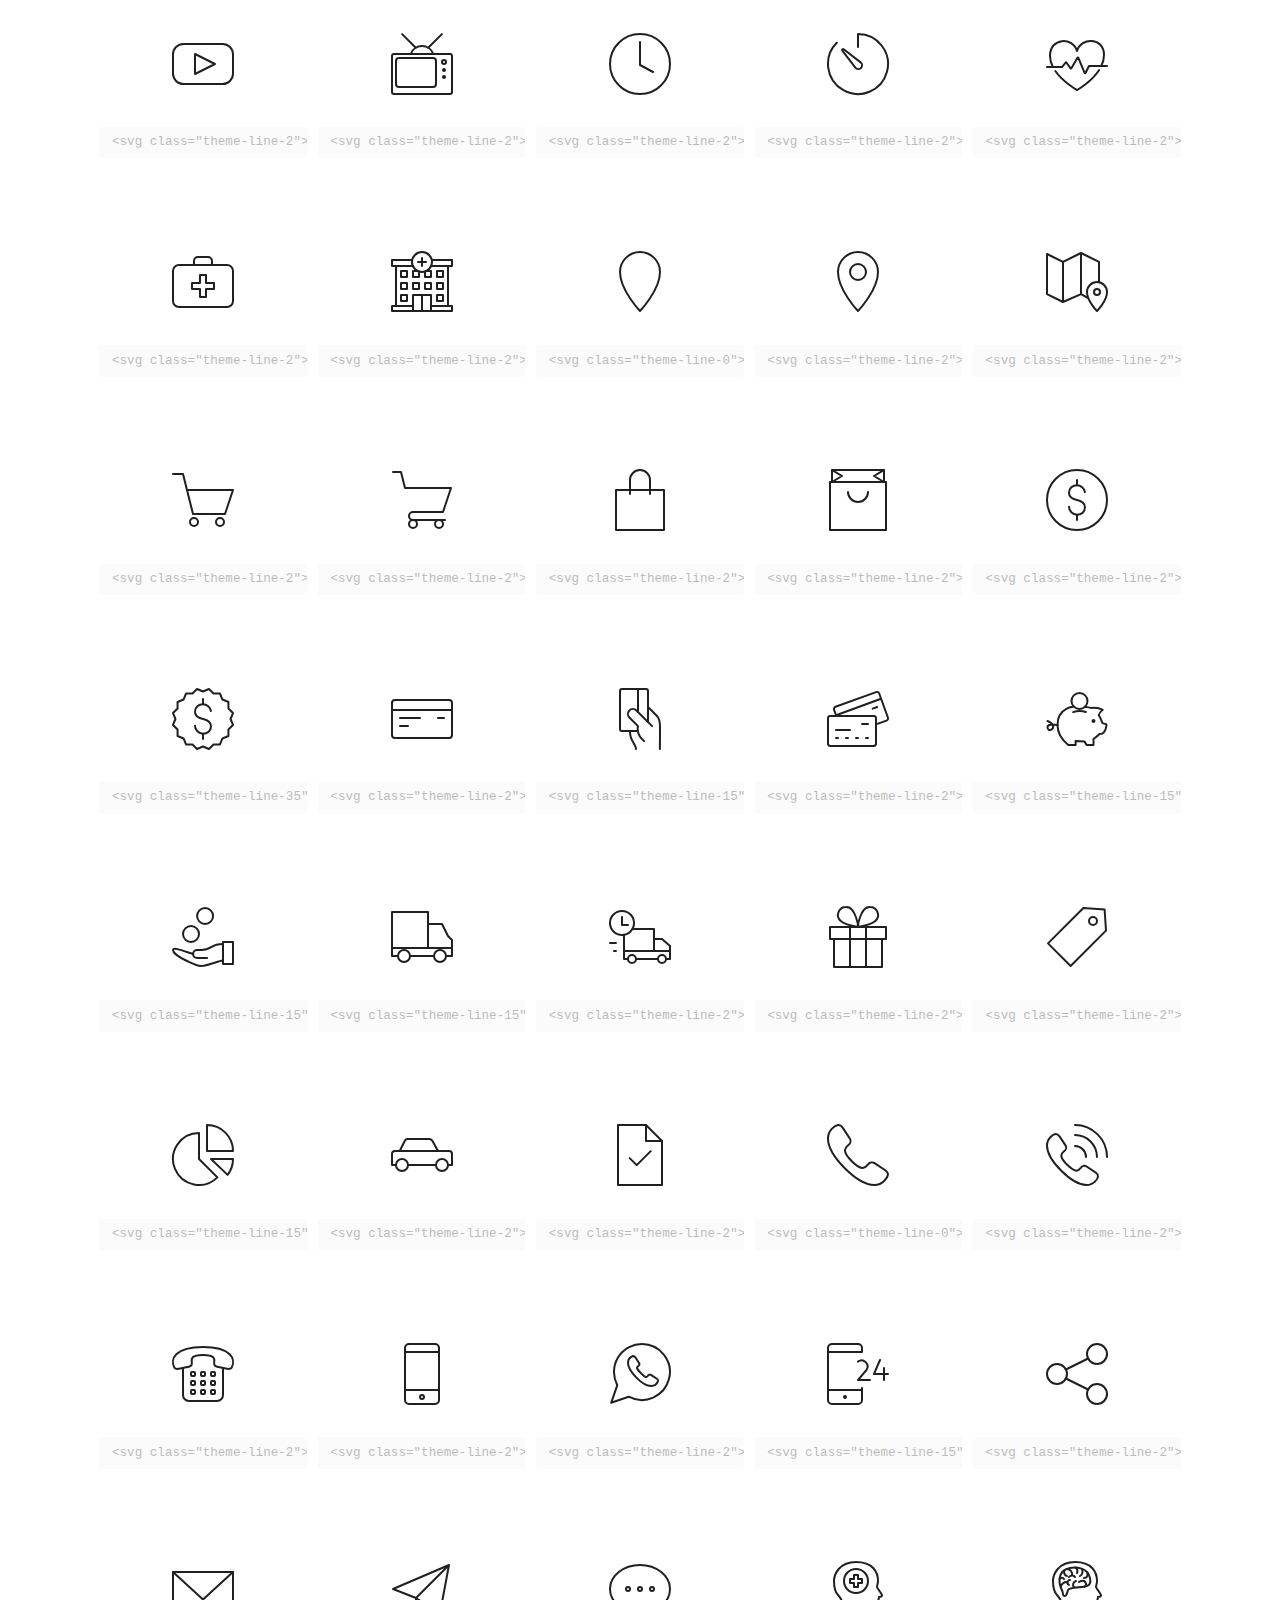
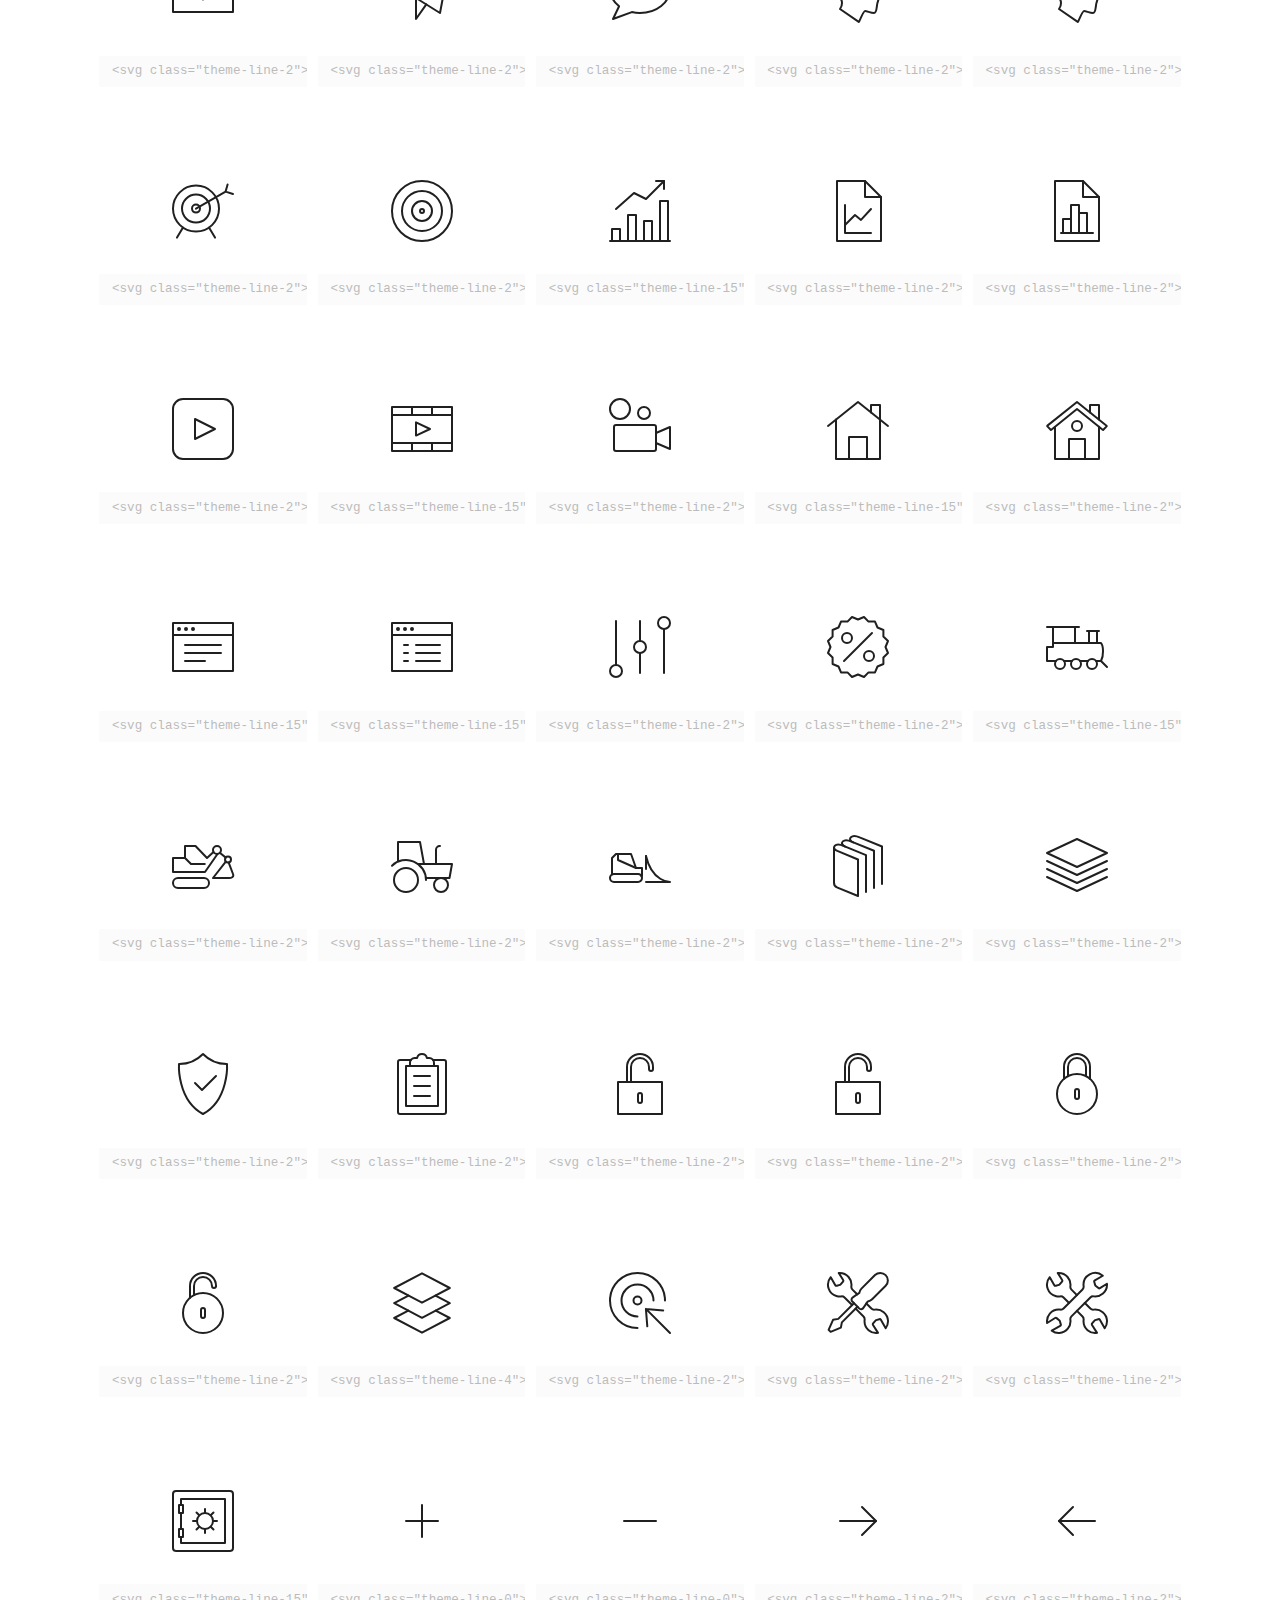
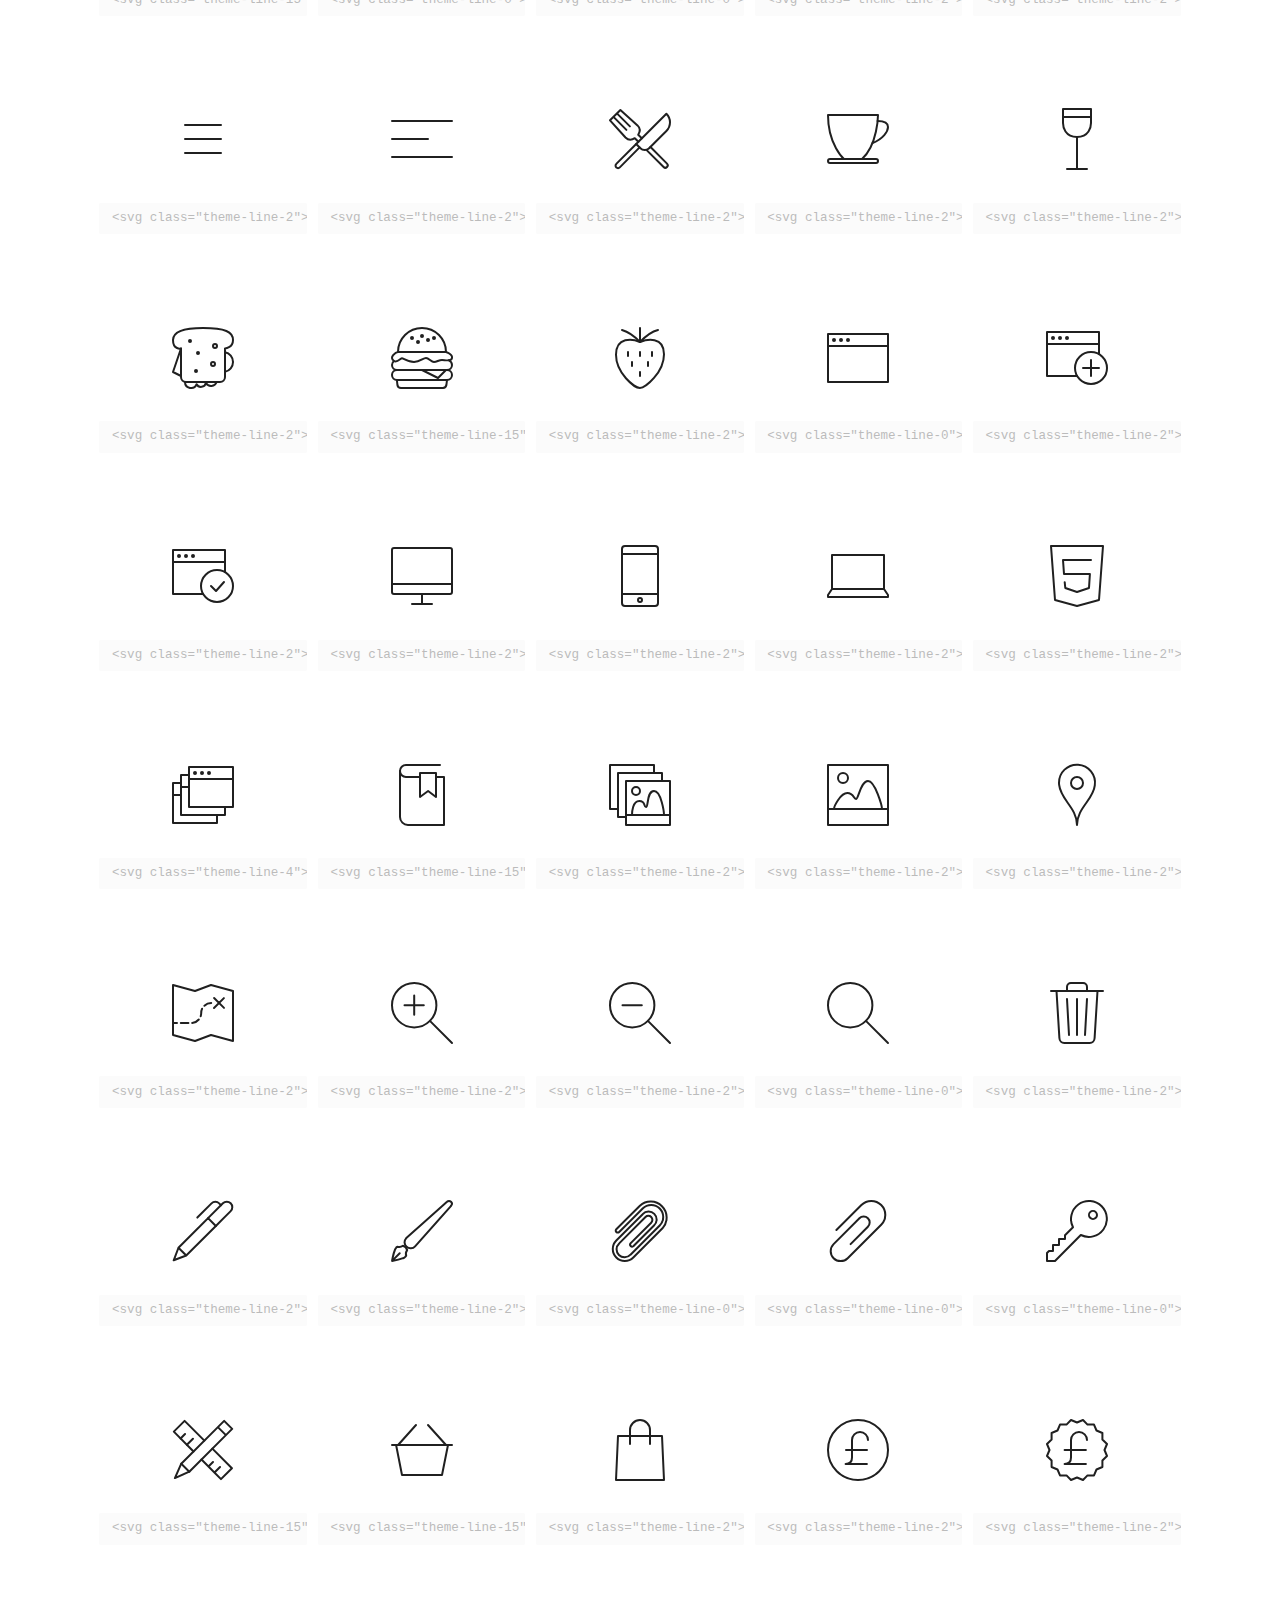
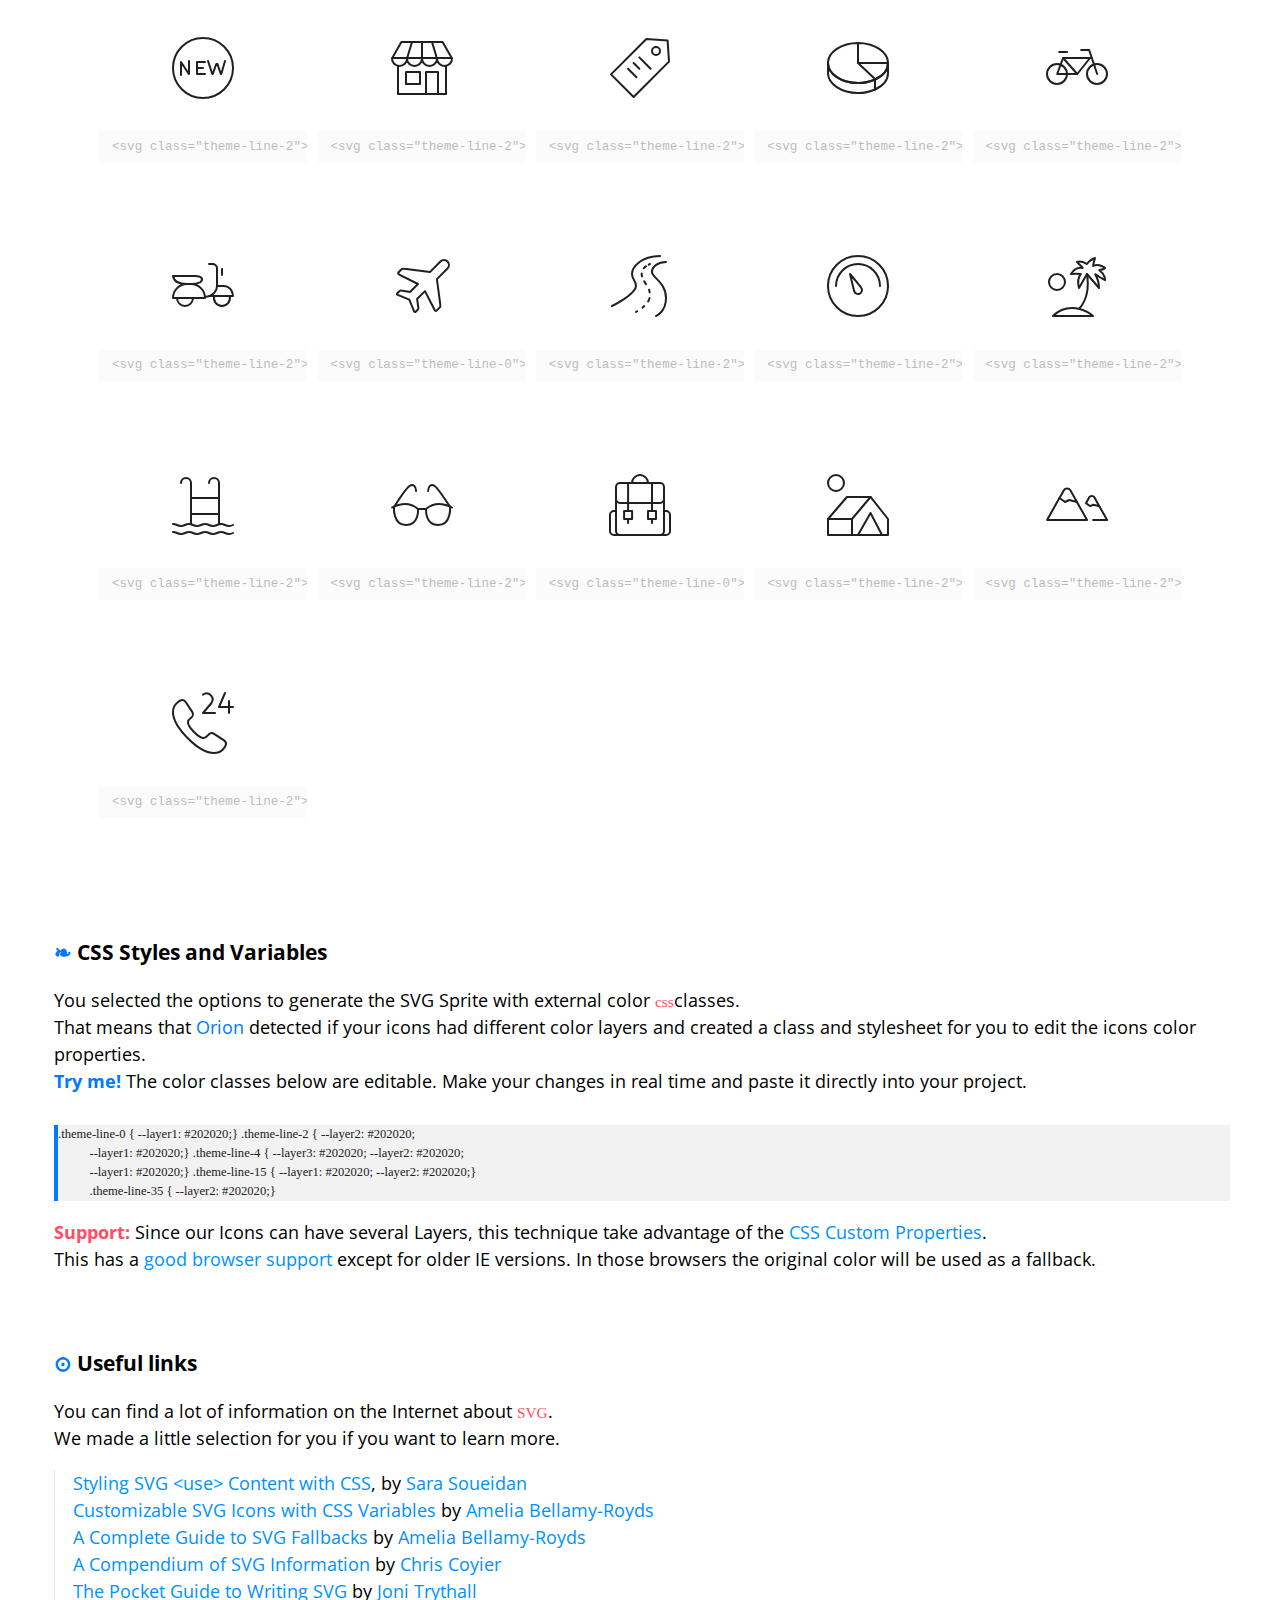
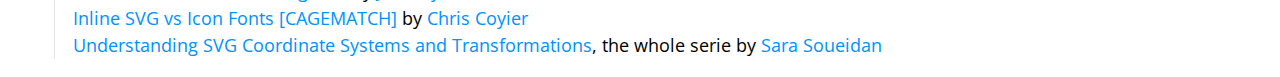
<file: icons/demo.html>
<!doctype>
<html lang="en">
  
  <head>
    <title>SVG Sprite Demo | Orion Icon Library</title>
    <meta name="viewport" content="width=device-width, initial-scale=1.0"
    />
    <meta charset="UTF-8" />
    <link href="https://fonts.googleapis.com/css?family=Open+Sans" rel="stylesheet"
    />
    <style>
      html {
          box-sizing: border-box;
        }
        body {
          margin: 0;
          padding: 0;
          font-family: 'Open Sans', sans-serif;
          font-size: 1.125rem;
        }
        ._1bo7bzx{font-family:Menlo, mono;font-size:.85em;}._1oymxsi{color:#ff4d63;}._1tt2u3t{-webkit-box-pack:justify;-ms-flex-pack:justify;-webkit-box-align:center;-ms-flex-align:center;display:-webkit-box;display:-moz-box;display:-ms-flexbox;display:-webkit-flex;display:flex;-webkit-align-items:center;align-items:center;background-color:#121418;-webkit-justify-content:space-between;justify-content:space-between;height:66px;padding:0 28px;color:white;}._dl5j6p{font-weight:300;max-width:33%;font-size:1em;}._1iurgbx{white-space:nowrap;overflow:hidden;text-overflow:ellipsis;}._1l5hckq{padding:1em 3em;}._kp2n83{font-size:.7em;text-align:center;}._o1cg4g{color:#0092FF;text-decoration:none;}._o1cg4g:hover{text-decoration:underline;}._14gdf42{line-height:1.5;}._ovghcs{color:inherit;text-decoration:none;}._ovghcs:hover:after{content:"#";color:#0092FF;margin-left:2px;opacity:.3;-webkit-transition:opacity .3s;-moz-transition:opacity .3s;transition:opacity .3s;}._ovghcs:active:after{opacity:1;}._1dqtju9{color:#007aff;}._fr5wn{padding-left:24px;border-left:1px solid rgba(0,0,0,0.1);margin-left:12px;margin-bottom:48px;}._1bmg5vo{color:#202020;tab-ssize:4px;overflow-x:auto;padding:1.5em;line-height:1.5;background:rgba(0,0,0,0.05);font-size:.9em;}._jro6t0{display:-webkit-box;display:-moz-box;display:-ms-flexbox;display:-webkit-flex;display:flex;}._53480w{display:none;}._53480w:checked + label span{-webkit-transform:translateX(52px);-ms-transform:translateX(52px);transform:translateX(52px);}._53480w:checked + label:before{color:inherit;}._53480w:checked + label:after{color:#007aff;}._53480w:checked ~ .externalCheckboxHelper:after{content:"External SVG Sprite";}._1uuc6xn{cursor:pointer;width:90px;height:40px;display:block;background-color:#f7f7f7;color:#8c8c8c;border-radius:32px;margin:12px 24px;position:relative;}._1uuc6xn:before{content:"‹a›";position:absolute;right:-webkit-calc(100% + 4px);right:-moz-calc(100% + 4px);right:calc(100% + 4px);top:50%;-webkit-transform:translateY(-50%);-ms-transform:translateY(-50%);transform:translateY(-50%);color:#007aff;}._1uuc6xn:after{content:"‹b›";position:absolute;left:-webkit-calc(100% + 4px);left:-moz-calc(100% + 4px);left:calc(100% + 4px);top:50%;-webkit-transform:translateY(-50%);-ms-transform:translateY(-50%);transform:translateY(-50%);}._10r524x{background-color:#4a4a4a;border-radius:50%;height:36px;left:0px;-webkit-transform:translateX(2px);-ms-transform:translateX(2px);transform:translateX(2px);position:absolute;top:2px;-webkit-transition:-webkit-transform .2s ease,transform .2s ease;-moz-transition:transform .2s ease;transition:-ms-transform .2s ease,-webkit-transform .2s ease,transform .2s ease;width:36px;z-index:1;}._qjqtm8:after{content:"Inline SVG Sprite";}._jcgzno{padding:.3em .5em;outline:0px;margin-left:12px;}._jcgzno:disabled{opacity:0.3;}._1r58n10{overflow:auto;padding:40px;margin:0px;list-style:none;padding-bottom:40px;}._fnhcyz{width:100%;float:left;-moz-box-sizing:border-box;box-sizing:border-box;display:block;-webkit-transition:opacity 250ms, box-shadow 250ms;-moz-transition:opacity 250ms, box-shadow 250ms;transition:opacity 250ms, box-shadow 250ms;cursor:pointer;position:relative;}@media (min-width: 767px){._fnhcyz{width:50%;}}@media (min-width: 1023px){._fnhcyz{width:33.333%;}}@media (min-width: 1199px){._fnhcyz{width:20%;}}._fnhcyz:after{content:"";position:absolute;z-index:-1;top:0px;right:0px;bottom:0px;left:0px;opacity:0;box-shadow:0 .5em 3em rgba(0,0,0,.1);-webkit-transition:opacity .3s;-moz-transition:opacity .3s;transition:opacity .3s;}._fnhcyz:hover:after{opacity:1;z-index:1;}._fnhcyz:before{content:"";padding-top:100%;display:block;}._fnhcyz:hover .orion-sprite__id{opacity:1;}._fnhcyz:hover .orion-sprite__code{opacity:1;}._1dclzhk{-webkit-box-direction:normal;-webkit-box-orient:vertical;-webkit-box-pack:justify;-ms-flex-pack:justify;-webkit-box-align:center;-ms-flex-align:center;display:-webkit-box;display:-moz-box;display:-ms-flexbox;display:-webkit-flex;display:flex;-webkit-align-items:center;align-items:center;-webkit-justify-content:space-between;justify-content:space-between;-webkit-flex-direction:column;-ms-flex-direction:column;flex-direction:column;position:absolute;top:0px;right:0px;bottom:0px;left:0px;padding:.5em 1em;}._19wnp26{width:100%;font-size:.7em;text-align:center;opacity:0;color:#777;-webkit-transition:opacity 250ms;-moz-transition:opacity 250ms;transition:opacity 250ms;}._1u0lyeu{width:64px;height:64px;}._190hxbq{width:100%;height:100%;}._1mcpc5v{font-size:.7em;padding:.5em 1em;width:100%;z-index:2;border-radius:2px;opacity:.3;-webkit-transition:opacity .3s;-moz-transition:opacity .3s;transition:opacity .3s;}._duacj0{white-space:pre;display:inline-block;font-size:.7em;line-height:1.5;background:rgba(0,0,0,0.05);tab-ssize:4px;color:#202020;margin-top:1em;width:100%;outline:0px;border-left:4px solid #007aff;}._1hgbkkp{list-style:none;margin:0px;padding:0px;padding-left:1em;line-height:1.5em;}._19kenml{-webkit-box-align:start;-ms-flex-align:start;display:-webkit-box;display:-moz-box;display:-ms-flexbox;display:-webkit-flex;display:flex;-webkit-align-items:flex-start;align-items:flex-start;color:#fff;}._15372er{display:inline-block;vertical-align:middle;width:32px;height:32px;}._ksd372{display:inline-block;vertical-align:middle;width:80px;height:25px;margin-left:10px;}
    </style>
  </head>
  
  <body>
    <svg width="0" height="0" class="hidden">
      <symbol xmlns="http://www.w3.org/2000/svg" viewBox="0 0 64 64" id="close-1">
        <title>Close</title>
        <desc>A line styled icon from Orion Icon Library.</desc>
        <path data-name="layer1"
        fill="none" stroke="#202020" stroke-miterlimit="10" stroke-width="2" d="M41.999 20.002l-22 22m22 0L20 20"
        stroke-linejoin="round" stroke-linecap="round" style="stroke:var(--layer1, #202020)"></path>
      </symbol>
      <symbol xmlns="http://www.w3.org/2000/svg" viewBox="0 0 64 64" id="checkmark-1">
        <title>Checkmark</title>
        <desc>A line styled icon from Orion Icon Library.</desc>
        <path data-name="layer1"
        fill="none" stroke="#202020" stroke-miterlimit="10" stroke-width="2" d="M16 33l11 11 21-22"
        stroke-linejoin="round" stroke-linecap="round" style="stroke:var(--layer1, #202020)"></path>
      </symbol>
      <symbol xmlns="http://www.w3.org/2000/svg" viewBox="0 0 64 64" id="rotate-left-1">
        <title>Rotate Left</title>
        <desc>A line styled icon from Orion Icon Library.</desc>
        <path data-name="layer2"
        d="M10.168 34.947a26.016 26.016 0 1 1 7.45 15.432" fill="none" stroke="#202020"
        stroke-miterlimit="10" stroke-width="2" stroke-linejoin="round" stroke-linecap="round"
        style="stroke:var(--layer1, #202020)"></path>
        <path data-name="layer1" fill="none" stroke="#202020" stroke-miterlimit="10"
        stroke-width="2" d="M2 23l8.168 11.947L20.986 25" stroke-linejoin="round"
        stroke-linecap="round" style="stroke:var(--layer1, #202020)"></path>
      </symbol>
      <symbol xmlns="http://www.w3.org/2000/svg" viewBox="0 0 64 64" id="portfolio-grid-1">
        <title>Portfolio Grid</title>
        <desc>A line styled icon from Orion Icon Library.</desc>
        <path data-name="layer2"
        fill="none" stroke="#202020" stroke-miterlimit="10" stroke-width="2" d="M2 2h12v12H2zm24 0h12v12H26zm24 0h12v12H50zM2 50h12v12H2z"
        stroke-linejoin="round" stroke-linecap="round" style="stroke:var(--layer1, #202020)"></path>
        <path data-name="layer1" fill="none" stroke="#202020" stroke-miterlimit="10"
        stroke-width="2" d="M26 50h12v12H26zm24 0h12v12H50z" stroke-linejoin="round"
        stroke-linecap="round" style="stroke:var(--layer1, #202020)"></path>
        <path data-name="layer2" fill="none" stroke="#202020" stroke-miterlimit="10"
        stroke-width="2" d="M2 25.988h12v12H2z" stroke-linejoin="round" stroke-linecap="round"
        style="stroke:var(--layer1, #202020)"></path>
        <path data-name="layer1" fill="none" stroke="#202020" stroke-miterlimit="10"
        stroke-width="2" d="M26 25.988h12v12H26zm24 0h12v12H50z" stroke-linejoin="round"
        stroke-linecap="round" style="stroke:var(--layer1, #202020)"></path>
      </symbol>
      <symbol xmlns="http://www.w3.org/2000/svg" viewBox="0 0 64 64" id="more-1">
        <title>More</title>
        <desc>A line styled icon from Orion Icon Library.</desc>
        <circle data-name="layer3"
        cx="8" cy="32" r="6" fill="none" stroke="#202020" stroke-miterlimit="10"
        stroke-width="2" stroke-linejoin="round" stroke-linecap="round" style="stroke:var(--layer1, #202020)"></circle>
        <circle data-name="layer2" cx="56" cy="32" r="6" fill="none"
        stroke="#202020" stroke-miterlimit="10" stroke-width="2" stroke-linejoin="round"
        stroke-linecap="round" style="stroke:var(--layer1, #202020)"></circle>
        <circle data-name="layer1" cx="32" cy="32" r="6" fill="none"
        stroke="#202020" stroke-miterlimit="10" stroke-width="2" stroke-linejoin="round"
        stroke-linecap="round" style="stroke:var(--layer1, #202020)"></circle>
      </symbol>
      <symbol xmlns="http://www.w3.org/2000/svg" viewBox="0 0 64 64" id="speed-1">
        <title>Speed</title>
        <desc>A line styled icon from Orion Icon Library.</desc>
        <circle data-name="layer2"
        cx="32" cy="32" r="30" fill="none" stroke="#202020" stroke-miterlimit="10"
        stroke-width="2" stroke-linejoin="round" stroke-linecap="round" style="stroke:var(--layer1, #202020)"></circle>
        <path data-name="layer2" fill="none" stroke="#202020" stroke-miterlimit="10"
        stroke-width="2" d="M8 32h6M32 8v5.999M50 32h6M45 20l4-4" stroke-linejoin="round"
        stroke-linecap="round" style="stroke:var(--layer1, #202020)"></path>
        <path data-name="layer1" d="M15.183 16.544A.975.975 0 0 1 15 16a1 1 0 0 1 1.489-.873l18.748 11.821a5.999 5.999 0 1 1-8.153 8.486z"
        fill="none" stroke="#202020" stroke-miterlimit="10" stroke-width="2" stroke-linejoin="round"
        stroke-linecap="round" style="stroke:var(--layer1, #202020)"></path>
      </symbol>
      <symbol xmlns="http://www.w3.org/2000/svg" viewBox="0 0 64 64" id="security-shield-1">
        <title>Security Shield</title>
        <desc>A line styled icon from Orion Icon Library.</desc>
        <path data-name="layer2"
        d="M6 2h52v22.064A41.973 41.973 0 0 1 31.994 62 41.97 41.97 0 0 1 6 24.064z"
        fill="none" stroke="#202020" stroke-miterlimit="10" stroke-width="2" stroke-linejoin="round"
        stroke-linecap="round" style="stroke:var(--layer1, #202020)"></path>
        <path data-name="layer1" fill="none" stroke="#202020" stroke-miterlimit="10"
        stroke-width="2" d="M22 27l9 9 15-16" stroke-linejoin="round" stroke-linecap="round"
        style="stroke:var(--layer1, #202020)"></path>
      </symbol>
      <symbol xmlns="http://www.w3.org/2000/svg" viewBox="0 0 64 64" id="food-1">
        <title>Food</title>
        <desc>A line styled icon from Orion Icon Library.</desc>
        <path data-name="layer2"
        d="M50.5 37v23a2 2 0 0 1-2 2 2 2 0 0 1-2-2V37" fill="none" stroke="#202020"
        stroke-linecap="round" stroke-linejoin="round" stroke-width="2" style="stroke:var(--layer1, #202020)"></path>
        <path data-name="layer1" fill="none" stroke="#202020" stroke-linecap="round"
        stroke-linejoin="round" stroke-width="2" d="M18.5 17V2m4 0v15m4-15h-12l-1 20c0 3.2 2.1 5.2 5 5.8V60a2 2 0 0 0 4 0V27.8c2.9-.6 5-2.6 5-5.8zm24 35V2a10 10 0 0 0-10 10v20a5 5 0 0 0 5 5z"
        style="stroke:var(--layer1, #202020)"></path>
      </symbol>
      <symbol viewBox="0 0 64 64" xmlns="http://www.w3.org/2000/svg" id="hot-coffee-1">
        <title>Hot Coffee</title>
        <desc>A line styled icon from Orion Icon Library.</desc>
        <path stroke-width="2"
        stroke-linejoin="round" stroke-linecap="round" stroke="#202020" fill="none"
        d="M52 17.965v22.857c0 9.467-9.582 17.143-19.049 17.143h-1.9C21.58 57.965 12 50.289 12 40.822V17.965zM52 22h1.016A8.984 8.984 0 0 1 62 30.982a8.982 8.982 0 0 1-8.982 8.982H52"
        data-name="layer2" style="stroke:var(--layer1, #202020)"></path>
        <path d="M32 13.998v-12m-12.002 12V8.002m24.004 5.996V8.002M62 60a2 2 0 0 1-2 2H4a2 2 0 0 1-2-2 2 2 0 0 1 2-2h56a2 2 0 0 1 2 2z"
        stroke-width="2" stroke-linejoin="round" stroke-linecap="round" stroke="#202020"
        fill="none" data-name="layer1" style="stroke:var(--layer1, #202020)"></path>
      </symbol>
      <symbol xmlns="http://www.w3.org/2000/svg" viewBox="0 0 64 64" id="tea-cup-1">
        <title>Tea Cup</title>
        <desc>A line styled icon from Orion Icon Library.</desc>
        <path data-name="layer2"
        fill="none" stroke="#202020" stroke-linecap="round" stroke-linejoin="round"
        stroke-width="2" d="M16 3v16m6 16V25a6 6 0 0 0-6-6 6 6 0 0 0-6 6v10z" style="stroke:var(--layer1, #202020)"></path>
        <path data-name="layer1" d="M48 3v54a4 4 0 0 1-4 4H6a4 4 0 0 1-4-4V3zm0 10a14 14 0 0 1 14 14v4a14 14 0 0 1-14 14"
        fill="none" stroke="#202020" stroke-linecap="round" stroke-linejoin="round"
        stroke-width="2" style="stroke:var(--layer1, #202020)"></path>
        <path data-name="layer1" d="M48 41a10 10 0 0 0 10-10v-4a10 10 0 0 0-10-10"
        fill="none" stroke="#202020" stroke-linecap="round" stroke-linejoin="round"
        stroke-width="2" style="stroke:var(--layer1, #202020)"></path>
      </symbol>
      <symbol xmlns="http://www.w3.org/2000/svg" viewBox="0 0 64 64" id="muffin-1">
        <title>Muffin</title>
        <desc>A line styled icon from Orion Icon Library.</desc>
        <path data-name="layer2"
        d="M10.5 36.5s2.6 20.7 2.8 23.1A2.4 2.4 0 0 0 16 62h31.9a2.4 2.4 0 0 0 2.6-2.4c.3-2.4 2.9-23.4 2.9-23.4M20 46l1.6 16M44 46l-1.6 16M32 46v16"
        fill="none" stroke="#202020" stroke-linecap="round" stroke-linejoin="round"
        stroke-width="2" style="stroke:var(--layer1, #202020)"></path>
        <path data-name="layer1" d="M32 2C18.3 2 6 16.7 6 28s11.3 10 16 10h24.1c4.8 0 11.7-2 11.9-10S50.5 2 32 2zM20 20l-2 2m14-2l-2 2m-2-10l-2 2m14-2l-2 2m6 6l-2 2"
        fill="none" stroke="#202020" stroke-linecap="round" stroke-linejoin="round"
        stroke-width="2" style="stroke:var(--layer1, #202020)"></path>
      </symbol>
      <symbol viewBox="0 0 64 64" xmlns="http://www.w3.org/2000/svg" id="man-1">
        <title>Man</title>
        <desc>A line styled icon from Orion Icon Library.</desc>
        <path stroke-width="2"
        stroke-miterlimit="10" stroke="#202020" fill="none" d="M41.713 48.744c-1.968-1.476-1.71-3.069-1.71-4.244v-4m-16 1v3c0 1.285.425 3.083-2.194 4.67"
        data-name="layer2" stroke-linejoin="round" stroke-linecap="round" style="stroke:var(--layer1, #202020)"></path>
        <path stroke-width="2" stroke-miterlimit="10" stroke="#202020"
        fill="none" d="M37.601 42.5a16.786 16.786 0 0 0 7.168-10.135c3.026-.037 4.234-2.931 4.234-6.937 0-1.994 0-4.928-3-4.928v-2m-29 0v2.006c-2-.006-3 2.994-3 4.988 0 4.006 1.391 7.006 4.436 7.006h.002a15.21 15.21 0 0 0 7.17 10m20.392-24v-2c0-10.4-7.373-14-14-14s-15 3.517-15 13.916V18.5c12 0 13-8 21-8 7.459 0 8 8 8 8z"
        data-name="layer2" stroke-linejoin="round" stroke-linecap="round" style="stroke:var(--layer1, #202020)"></path>
        <path stroke-width="2" stroke-miterlimit="10" stroke="#202020"
        fill="none" d="M14.003 51.5c-12.61 2-12.001 11-12.001 11h30L21.809 49.17c-1.458.885-3.856 1.703-7.806 2.33zm36 0c-4.436-.74-6.91-1.72-8.29-2.756L32.002 62.5h30s0-9-12-11z"
        data-name="layer1" stroke-linejoin="round" stroke-linecap="round" style="stroke:var(--layer1, #202020)"></path>
      </symbol>
      <symbol viewBox="0 0 64 64" xmlns="http://www.w3.org/2000/svg" id="woman-1">
        <title>Woman</title>
        <desc>A line styled icon from Orion Icon Library.</desc>
        <path stroke-width="2"
        stroke-miterlimit="10" stroke="#202020" fill="none" d="M32 2c-6.627 0-13.992 4-13.992 14.399V26c0 7.18 3.27 13.379 8 16.267m11.984 0c4.73-2.888 8-9.087 8-16.267v-9.601C45.992 6 38.627 2 32 2"
        data-name="layer2" stroke-linejoin="round" stroke-linecap="round" style="stroke:var(--layer1, #202020)"></path>
        <path stroke-width="2" stroke-miterlimit="10" stroke="#202020"
        fill="none" d="M46 18C26 18 26 3.174 26 3.174S27.416 20 18 20m27.473 30.357C39.003 48.835 39 45.697 39 44v-2M28 62h8M25 42v2c0 1.684-.002 4.813-6.794 6.333M18.008 26S17 42 13 46c4 4 4.926 4.394 4.926 4.394"
        data-name="layer2" stroke-linejoin="round" stroke-linecap="round" style="stroke:var(--layer1, #202020)"></path>
        <path stroke-width="2" stroke-miterlimit="10" stroke="#202020"
        fill="none" d="M45.992 26S47 42 51 46c-4 4-6.095 4.217-6.095 4.217" data-name="layer2"
        stroke-linejoin="round" stroke-linecap="round" style="stroke:var(--layer1, #202020)"></path>
        <path stroke-width="2" stroke-miterlimit="10" stroke="#202020"
        fill="none" d="M62 62a13.788 13.788 0 0 0-12.422-11 30.574 30.574 0 0 1-4.105-.643L36 62zM13.61 51A12.46 12.46 0 0 0 2 62h26l-9.794-11.667a34.259 34.259 0 0 1-4.597.667z"
        data-name="layer1" stroke-linejoin="round" stroke-linecap="round" style="stroke:var(--layer1, #202020)"></path>
      </symbol>
      <symbol xmlns="http://www.w3.org/2000/svg" viewBox="0 0 64 64" id="user-1">
        <title>User</title>
        <desc>A line styled icon from Orion Icon Library.</desc>
        <path data-name="layer1"
        d="M46 26c0 6.1-3.4 11.5-7 14.8V44c0 2 1 5.1 11 7a15.5 15.5 0 0 1 12 11H2a13.4 13.4 0 0 1 11-11c10-1.8 12-5 12-7v-3.2c-3.6-3.3-7-8.6-7-14.8v-9.6C18 6 25.4 2 32 2s14 4 14 14.4z"
        fill="none" stroke="#202020" stroke-miterlimit="10" stroke-width="2" stroke-linejoin="round"
        stroke-linecap="round" style="stroke:var(--layer1, #202020)"></path>
      </symbol>
      <symbol xmlns="http://www.w3.org/2000/svg" viewBox="0 0 64 64" id="quality-1">
        <title>Quality</title>
        <desc>A line styled icon from Orion Icon Library.</desc>
        <path data-name="layer2"
        fill="none" stroke="#202020" stroke-miterlimit="10" stroke-width="2" d="M19 38.9l-3 23 16-6 16 6-2.9-23M32 45.8v10.1"
        stroke-linejoin="round" stroke-linecap="round" style="stroke:var(--layer1, #202020)"></path>
        <circle data-name="layer1" cx="32" cy="23.9" r="12" fill="none"
        stroke="#202020" stroke-miterlimit="10" stroke-width="2" stroke-linejoin="round"
        stroke-linecap="round" style="stroke:var(--layer1, #202020)"></circle>
        <path data-name="layer1" fill="none" stroke="#202020" stroke-miterlimit="10"
        stroke-width="2" d="M32 4.7l4.6-2.6 3.1 4.2 5.3-.5 1.1 5.2 5.1 1.6-1.1 5.2 3.9 3.6-3.1 4.3 2.1 4.8-4.5 2.7-.1 5.3-5.2.6-2.2 4.8-5-1.6-4 3.5-4-3.5-5 1.6-2.2-4.8-5.2-.6-.1-5.3-4.5-2.7 2.1-4.8-3.1-4.3 3.9-3.6-1.1-5.2 5.1-1.6L19 5.8l5.3.5 3.1-4.2L32 4.7z"
        stroke-linejoin="round" stroke-linecap="round" style="stroke:var(--layer1, #202020)"></path>
      </symbol>
      <symbol xmlns="http://www.w3.org/2000/svg" viewBox="0 0 64 64" id="reading-1">
        <title>Reading</title>
        <desc>A line styled icon from Orion Icon Library.</desc>
        <path data-name="layer1"
        d="M54 12h8v44H42c-6 0-10 2-10 3.8" fill="none" stroke="#202020" stroke-miterlimit="10"
        stroke-width="2" stroke-linejoin="round" stroke-linecap="round" style="stroke:var(--layer2, #202020)"></path>
        <path data-name="layer2" d="M32 16c0-3.6 4-12 12.6-12H54v46H43.9C37.8 50 32 54.2 32 60"
        fill="none" stroke="#202020" stroke-miterlimit="10" stroke-width="2" stroke-linejoin="round"
        stroke-linecap="round" style="stroke:var(--layer2, #202020)"></path>
        <path data-name="layer1" d="M32 16c0-2-4-4-14-4H2v44h20c6 0 10 2 10 3.8z"
        fill="none" stroke="#202020" stroke-miterlimit="10" stroke-width="2" stroke-linejoin="round"
        stroke-linecap="round" style="stroke:var(--layer2, #202020)"></path>
      </symbol>
      <symbol xmlns="http://www.w3.org/2000/svg" viewBox="0 0 64 64" id="news-1">
        <title>News</title>
        <desc>A line styled icon from Orion Icon Library.</desc>
        <path data-name="layer1"
        d="M32 16C32 8 16 6 2 6v44c14 0 30 2 30 10z" fill="none" stroke="#202020"
        stroke-miterlimit="10" stroke-width="2" stroke-linejoin="round" stroke-linecap="round"
        style="stroke:var(--layer2, #202020)"></path>
        <path data-name="layer2" d="M24 18.5a60.7 60.7 0 0 0-14-2.3M24 26a60.7 60.7 0 0 0-14-2.3M24 34a60.7 60.7 0 0 0-14-2.3m14 9.8a60.7 60.7 0 0 0-14-2.3m30-20.7a60.7 60.7 0 0 1 14-2.3M40 26a60.7 60.7 0 0 1 14-2.3M40 34a60.7 60.7 0 0 1 14-2.3m-14 9.8a60.7 60.7 0 0 1 14-2.3"
        fill="none" stroke="#202020" stroke-miterlimit="10" stroke-width="2" stroke-linejoin="round"
        stroke-linecap="round" style="stroke:var(--layer2, #202020)"></path>
        <path data-name="layer1" d="M32 16C32 8 48 6 62 6v44c-14 0-30 2-30 10"
        fill="none" stroke="#202020" stroke-miterlimit="10" stroke-width="2" stroke-linejoin="round"
        stroke-linecap="round" style="stroke:var(--layer2, #202020)"></path>
      </symbol>
      <symbol xmlns="http://www.w3.org/2000/svg" viewBox="0 0 64 64" id="sun-1">
        <title>Sun</title>
        <desc>A line styled icon from Orion Icon Library.</desc>
        <circle data-name="layer2"
        cx="32" cy="32" r="14" fill="none" stroke="#202020" stroke-miterlimit="10"
        stroke-width="2" stroke-linejoin="round" stroke-linecap="round" style="stroke:var(--layer1, #202020)"></circle>
        <path data-name="layer1" fill="none" stroke="#202020" stroke-miterlimit="10"
        stroke-width="2" d="M32 2v8m0 44v8m30-30h-8m-44 0H2m8.8-21.2l5.6 5.6m31.2 31.2l5.6 5.6m0-42.4l-5.6 5.6M16.4 47.6l-5.6 5.6"
        stroke-linejoin="round" stroke-linecap="round" style="stroke:var(--layer1, #202020)"></path>
      </symbol>
      <symbol xmlns="http://www.w3.org/2000/svg" viewBox="0 0 64 64" id="camera-1">
        <title>Camera</title>
        <desc>A line styled icon from Orion Icon Library.</desc>
        <path data-name="layer2"
        d="M59 17H46.6L40 9H24l-6.6 8H5a3 3 0 0 0-3 3v30a3 3 0 0 0 3 3h54a3 3 0 0 0 3-3V20a3 3 0 0 0-3-3z"
        fill="none" stroke="#202020" stroke-miterlimit="10" stroke-width="2" stroke-linejoin="round"
        stroke-linecap="round" style="stroke:var(--layer1, #202020)"></path>
        <circle data-name="layer1" cx="32" cy="33" r="14" fill="none" stroke="#202020"
        stroke-miterlimit="10" stroke-width="2" stroke-linejoin="round" stroke-linecap="round"
        style="stroke:var(--layer1, #202020)"></circle>
        <circle data-name="layer1" cx="54" cy="25" r="1" fill="none"
        stroke="#202020" stroke-miterlimit="10" stroke-width="2" stroke-linejoin="round"
        stroke-linecap="round" style="stroke:var(--layer1, #202020)"></circle>
        <circle data-name="layer1" cx="32" cy="33" r="6" fill="none"
        stroke="#202020" stroke-miterlimit="10" stroke-width="2" stroke-linejoin="round"
        stroke-linecap="round" style="stroke:var(--layer1, #202020)"></circle>
      </symbol>
      <symbol xmlns="http://www.w3.org/2000/svg" viewBox="0 0 64 64" id="retro-camera-1">
        <title>Retro Camera</title>
        <desc>A line styled icon from Orion Icon Library.</desc>
        <path data-name="layer2"
        fill="none" stroke="#202020" stroke-miterlimit="10" stroke-width="2" d="M5 16v-6h10v6"
        stroke-linejoin="round" stroke-linecap="round" style="stroke:var(--layer1, #202020)"></path>
        <path data-name="layer2" fill="none" stroke="#202020" stroke-miterlimit="10"
        stroke-width="2" d="M20 12v4H2v36h60V12H20zM2 22h30m0 0h30" stroke-linejoin="round"
        stroke-linecap="round" style="stroke:var(--layer1, #202020)"></path>
        <circle data-name="layer1" cx="32" cy="34" r="12" fill="none" stroke="#202020"
        stroke-miterlimit="10" stroke-width="2" stroke-linejoin="round" stroke-linecap="round"
        style="stroke:var(--layer1, #202020)"></circle>
        <circle data-name="layer1" cx="32" cy="34" r="4" fill="none"
        stroke="#202020" stroke-miterlimit="10" stroke-width="2" stroke-linejoin="round"
        stroke-linecap="round" style="stroke:var(--layer1, #202020)"></circle>
        <path data-name="layer1" d="M55 30a2 2 0 0 1-2 2h-2a2 2 0 0 1-2-2 2 2 0 0 1 2-2h2a2 2 0 0 1 2 2z"
        fill="none" stroke="#202020" stroke-miterlimit="10" stroke-width="2" stroke-linejoin="round"
        stroke-linecap="round" style="stroke:var(--layer1, #202020)"></path>
      </symbol>
      <symbol xmlns="http://www.w3.org/2000/svg" viewBox="0 0 64 64" id="play-button-1">
        <title>Play Button</title>
        <desc>A line styled icon from Orion Icon Library.</desc>
        <rect data-name="layer2"
        x="2" y="12" width="60" height="40" rx="10.4" ry="10.4" fill="none" stroke="#202020"
        stroke-miterlimit="10" stroke-width="2" stroke-linejoin="round" stroke-linecap="round"
        style="stroke:var(--layer1, #202020)"></rect>
        <path data-name="layer1" fill="none" stroke="#202020" stroke-miterlimit="10"
        stroke-width="2" d="M24 22v20l20-10-20-10z" stroke-linejoin="round" stroke-linecap="round"
        style="stroke:var(--layer1, #202020)"></path>
      </symbol>
      <symbol xmlns="http://www.w3.org/2000/svg" viewBox="0 0 64 64" id="tv-1">
        <title>TV</title>
        <desc>A line styled icon from Orion Icon Library.</desc>
        <path data-name="layer2"
        d="M20.7 22a12 12 0 0 1 22.6 0" fill="none" stroke="#202020" stroke-miterlimit="10"
        stroke-width="2" stroke-linejoin="round" stroke-linecap="round" style="stroke:var(--layer1, #202020)"></path>
        <rect data-name="layer1" x="2" y="22" width="60" height="40" rx="2"
        ry="2" fill="none" stroke="#202020" stroke-miterlimit="10" stroke-width="2"
        stroke-linejoin="round" stroke-linecap="round" style="stroke:var(--layer1, #202020)"></rect>
        <path data-name="layer2" fill="none" stroke="#202020" stroke-miterlimit="10"
        stroke-width="2" d="M25.8 15.8L12.1 2.1m26.1 13.7L51.9 2.1" stroke-linejoin="round"
        stroke-linecap="round" style="stroke:var(--layer1, #202020)"></path>
        <circle data-name="layer2" cx="54" cy="38" r="1" fill="none" stroke="#202020"
        stroke-miterlimit="10" stroke-width="2" stroke-linejoin="round" stroke-linecap="round"
        style="stroke:var(--layer1, #202020)"></circle>
        <circle data-name="layer2" cx="54" cy="45" r="1" fill="none"
        stroke="#202020" stroke-miterlimit="10" stroke-width="2" stroke-linejoin="round"
        stroke-linecap="round" style="stroke:var(--layer1, #202020)"></circle>
        <circle data-name="layer2" cx="54" cy="30" r="2" fill="none"
        stroke="#202020" stroke-miterlimit="10" stroke-width="2" stroke-linejoin="round"
        stroke-linecap="round" style="stroke:var(--layer1, #202020)"></circle>
        <rect data-name="layer1" x="6" y="26" width="40" height="29"
        rx="3" ry="3" fill="none" stroke="#202020" stroke-miterlimit="10" stroke-width="2"
        stroke-linejoin="round" stroke-linecap="round" style="stroke:var(--layer1, #202020)"></rect>
      </symbol>
      <symbol xmlns="http://www.w3.org/2000/svg" viewBox="0 0 64 64" id="time-1">
        <title>Time</title>
        <desc>A line styled icon from Orion Icon Library.</desc>
        <circle data-name="layer2"
        cx="32" cy="32" r="30" fill="none" stroke="#202020" stroke-linecap="round"
        stroke-miterlimit="10" stroke-width="2" stroke-linejoin="round" style="stroke:var(--layer1, #202020)"></circle>
        <path data-name="layer1" fill="none" stroke="#202020" stroke-linecap="round"
        stroke-miterlimit="10" stroke-width="2" d="M32 10v23l13 7" stroke-linejoin="round"
        style="stroke:var(--layer1, #202020)"></path>
      </symbol>
      <symbol viewBox="0 0 64 64" xmlns="http://www.w3.org/2000/svg" id="deadline-1">
        <title>Deadline</title>
        <desc>A line styled icon from Orion Icon Library.</desc>
        <path stroke-width="2"
        stroke-miterlimit="10" stroke-linecap="round" stroke="#202020" fill="none"
        d="M29.375 35.625L16.293 18.707a1.007 1.007 0 0 1 1.414-1.414l16.918 13.082A3.739 3.739 0 0 1 30 36.254a3.914 3.914 0 0 1-.625-.629z"
        data-name="layer2" stroke-linejoin="round" style="stroke:var(--layer1, #202020)"></path>
        <path stroke-width="2" stroke-miterlimit="10" stroke-linecap="round"
        stroke="#202020" fill="none" d="M10.787 10.787A30 30 0 1 0 32 2v13" data-name="layer1"
        stroke-linejoin="round" style="stroke:var(--layer1, #202020)"></path>
      </symbol>
      <symbol xmlns="http://www.w3.org/2000/svg" viewBox="0 0 64 64" id="heartbeat-1">
        <title>Heartbeat</title>
        <desc>A line styled icon from Orion Icon Library.</desc>
        <path data-name="layer2"
        d="M54.132 37.978c-7.756 12.073-22.055 20.058-22.055 20.058S18.218 50.34 10.33 39M7.9 35A23.91 23.91 0 0 1 5 24C5 5.04 28 5 32 19c4-14 27-14 27 4a25.548 25.548 0 0 1-2.644 11"
        fill="none" stroke="#202020" stroke-linecap="round" stroke-miterlimit="10"
        stroke-width="2" stroke-linejoin="round" style="stroke:var(--layer1, #202020)"></path>
        <path data-name="layer1" d="M2 35h14.76a.5.5 0 0 0 .39-.188l3.437-4.3a.5.5 0 0 1 .8.022l4.166 5.833a.5.5 0 0 0 .839-.039l6.1-10.459a.5.5 0 0 1 .894.062l6.2 15.049a.5.5 0 0 0 .91.033l3.371-6.741a.5.5 0 0 1 .442-.272H62"
        fill="none" stroke="#202020" stroke-linecap="round" stroke-miterlimit="10"
        stroke-width="2" stroke-linejoin="round" style="stroke:var(--layer1, #202020)"></path>
      </symbol>
      <symbol xmlns="http://www.w3.org/2000/svg" viewBox="0 0 64 64" id="first-aid-kit-1">
        <title>First Aid Kit</title>
        <desc>A line styled icon from Orion Icon Library.</desc>
        <path data-name="layer2"
        fill="none" stroke="#202020" stroke-linecap="round" stroke-miterlimit="10"
        stroke-width="2" d="M43 33h-8v-8h-6v8h-8v6h8v8h6v-8h8v-6z" stroke-linejoin="round"
        style="stroke:var(--layer1, #202020)"></path>
        <rect data-name="layer1" x="2" y="15" width="60" height="42" rx="6"
        ry="6" fill="none" stroke="#202020" stroke-linecap="round" stroke-miterlimit="10"
        stroke-width="2" stroke-linejoin="round" style="stroke:var(--layer1, #202020)"></rect>
        <path data-name="layer1" d="M23 15v-4a4 4 0 0 1 4-4h10a4 4 0 0 1 4 4v4"
        fill="none" stroke="#202020" stroke-linecap="round" stroke-miterlimit="10"
        stroke-width="2" stroke-linejoin="round" style="stroke:var(--layer1, #202020)"></path>
      </symbol>
      <symbol xmlns="http://www.w3.org/2000/svg" viewBox="0 0 64 64" id="hospital-1">
        <title>Hospital</title>
        <desc>A line styled icon from Orion Icon Library.</desc>
        <path data-name="layer2"
        fill="none" stroke="#202020" stroke-linecap="round" stroke-miterlimit="10"
        stroke-width="2" d="M6 56V16m52 0v40" stroke-linejoin="round" style="stroke:var(--layer1, #202020)"></path>
        <path data-name="layer1" fill="none" stroke="#202020" stroke-linecap="round"
        stroke-miterlimit="10" stroke-width="2" d="M23 45h18v16H23z" stroke-linejoin="round"
        style="stroke:var(--layer1, #202020)"></path>
        <path data-name="layer2" fill="none" stroke="#202020" stroke-linecap="round"
        stroke-miterlimit="10" stroke-width="2" d="M23 61H2v-5h21m18 0h21v5H41"
        stroke-linejoin="round" style="stroke:var(--layer1, #202020)"></path>
        <path data-name="layer1" fill="none" stroke="#202020" stroke-linecap="round"
        stroke-miterlimit="10" stroke-width="2" d="M32 45v16" stroke-linejoin="round"
        style="stroke:var(--layer1, #202020)"></path>
        <path data-name="layer2" fill="none" stroke="#202020" stroke-linecap="round"
        stroke-miterlimit="10" stroke-width="2" d="M22.756 16H2v-6h20.063m19.874 0H62v6H41.244M11 21h6v6h-6zm36 0h6v6h-6zM11 33h6v6h-6zm0 12h6v6h-6zm36 0h6v6h-6zM23 33h6v6h-6zm12 0h6v6h-6zm12 0h6v6h-6zM29 21.542V27h-6v-6h4.636m8.728 0H41v6h-6v-5.458"
        stroke-linejoin="round" style="stroke:var(--layer1, #202020)"></path>
        <circle data-name="layer1" cx="32" cy="12" r="10" fill="none" stroke="#202020"
        stroke-linecap="round" stroke-miterlimit="10" stroke-width="2" stroke-linejoin="round"
        style="stroke:var(--layer1, #202020)"></circle>
        <path data-name="layer1" fill="none" stroke="#202020" stroke-linecap="round"
        stroke-miterlimit="10" stroke-width="2" d="M32 8v8m-4-4h8" stroke-linejoin="round"
        style="stroke:var(--layer1, #202020)"></path>
      </symbol>
      <symbol viewBox="0 0 64 64" xmlns="http://www.w3.org/2000/svg" id="map-pin-1">
        <title>Map Pin</title>
        <desc>A line styled icon from Orion Icon Library.</desc>
        <path stroke-width="2"
        stroke-miterlimit="10" stroke="#202020" fill="none" d="M32 2a20 20 0 0 0-20 20c0 18 20 39 20 39s20-21 20-39A20 20 0 0 0 32 2z"
        data-name="layer1" stroke-linejoin="round" stroke-linecap="round" style="stroke:var(--layer1, #202020)"></path>
      </symbol>
      <symbol viewBox="0 0 64 64" xmlns="http://www.w3.org/2000/svg" id="pin-1">
        <title>Pin</title>
        <desc>A line styled icon from Orion Icon Library.</desc>
        <path stroke-width="2"
        stroke-miterlimit="10" stroke="#202020" fill="none" d="M32 2a20 20 0 0 0-20 20c0 18 20 39 20 39s20-21 20-39A20 20 0 0 0 32 2z"
        data-name="layer2" stroke-linejoin="round" stroke-linecap="round" style="stroke:var(--layer1, #202020)"></path>
        <circle stroke-width="2" stroke-miterlimit="10" stroke="#202020"
        fill="none" r="8" cy="22" cx="32" data-name="layer1" stroke-linejoin="round"
        stroke-linecap="round" style="stroke:var(--layer1, #202020)"></circle>
      </symbol>
      <symbol viewBox="0 0 64 64" xmlns="http://www.w3.org/2000/svg" id="map-marker-1">
        <title>Map Marker</title>
        <desc>A line styled icon from Orion Icon Library.</desc>
        <path d="M43.2 48.1l-7.2-4L18 52 2 44.1V4l16 7.9L36 3l18 8.9v20.3M36 44.1V3M18 52V11.9"
        stroke-width="2" stroke-miterlimit="10" stroke="#202020" fill="none" data-name="layer2"
        stroke-linejoin="round" stroke-linecap="round" style="stroke:var(--layer1, #202020)"></path>
        <path stroke-width="2" stroke-miterlimit="10" stroke="#202020"
        fill="none" d="M52 32a10 10 0 0 0-10 10c0 9 10 19 10 19s10-10 10-19a10 10 0 0 0-10-10z"
        data-name="layer1" stroke-linejoin="round" stroke-linecap="round" style="stroke:var(--layer1, #202020)"></path>
        <circle stroke-width="2" stroke-miterlimit="10" stroke="#202020"
        fill="none" r="3" cy="42" cx="52" data-name="layer1" stroke-linejoin="round"
        stroke-linecap="round" style="stroke:var(--layer1, #202020)"></circle>
      </symbol>
      <symbol xmlns="http://www.w3.org/2000/svg" viewBox="0 0 64 64" id="cart-1">
        <title>Cart</title>
        <desc>A line styled icon from Orion Icon Library.</desc>
        <path data-name="layer2"
        fill="none" stroke="#202020" stroke-miterlimit="10" stroke-width="2" d="M2 6h10l10 40h32l8-24H16"
        stroke-linejoin="round" stroke-linecap="round" style="stroke:var(--layer1, #202020)"></path>
        <circle data-name="layer1" cx="23" cy="54" r="4" fill="none" stroke="#202020"
        stroke-miterlimit="10" stroke-width="2" stroke-linejoin="round" stroke-linecap="round"
        style="stroke:var(--layer1, #202020)"></circle>
        <circle data-name="layer1" cx="49" cy="54" r="4" fill="none"
        stroke="#202020" stroke-miterlimit="10" stroke-width="2" stroke-linejoin="round"
        stroke-linecap="round" style="stroke:var(--layer1, #202020)"></circle>
      </symbol>
      <symbol xmlns="http://www.w3.org/2000/svg" viewBox="0 0 64 64" id="shopping-cart-1">
        <title>Shopping Cart</title>
        <desc>A line styled icon from Orion Icon Library.</desc>
        <circle data-name="layer2"
        cx="23" cy="56" r="4" fill="none" stroke="#202020" stroke-miterlimit="10"
        stroke-width="2" stroke-linejoin="round" stroke-linecap="round" style="stroke:var(--layer1, #202020)"></circle>
        <circle data-name="layer2" cx="49" cy="56" r="4" fill="none"
        stroke="#202020" stroke-miterlimit="10" stroke-width="2" stroke-linejoin="round"
        stroke-linecap="round" style="stroke:var(--layer1, #202020)"></circle>
        <path data-name="layer1" d="M3 4h8l4 16h46l-8 24H23a4 4 0 0 0-4 4 4 4 0 0 0 4 4h32"
        fill="none" stroke="#202020" stroke-miterlimit="10" stroke-width="2" stroke-linejoin="round"
        stroke-linecap="round" style="stroke:var(--layer1, #202020)"></path>
      </symbol>
      <symbol xmlns="http://www.w3.org/2000/svg" viewBox="0 0 64 64" id="paper-bag-1">
        <title>Paper Bag</title>
        <desc>A line styled icon from Orion Icon Library.</desc>
        <path data-name="layer2"
        fill="none" stroke="#202020" stroke-miterlimit="10" stroke-width="2" d="M8 22h48v40H8z"
        stroke-linejoin="round" stroke-linecap="round" style="stroke:var(--layer1, #202020)"></path>
        <path data-name="layer1" d="M22 26V12A10 10 0 0 1 32 2a10 10 0 0 1 10 10v14"
        fill="none" stroke="#202020" stroke-miterlimit="10" stroke-width="2" stroke-linejoin="round"
        stroke-linecap="round" style="stroke:var(--layer1, #202020)"></path>
      </symbol>
      <symbol xmlns="http://www.w3.org/2000/svg" viewBox="0 0 64 64" id="retail-bag-1">
        <title>Retail Bag</title>
        <desc>A line styled icon from Orion Icon Library.</desc>
        <path data-name="layer2"
        fill="none" stroke="#202020" stroke-miterlimit="10" stroke-width="2" d="M4 14h56v48H4zm2 0V2h52v12"
        stroke-linejoin="round" stroke-linecap="round" style="stroke:var(--layer1, #202020)"></path>
        <path data-name="layer2" fill="none" stroke="#202020" stroke-miterlimit="10"
        stroke-width="2" d="M6.2 2.1L16 8 6 14M57.8 2.1L48 8l10 6" stroke-linejoin="round"
        stroke-linecap="round" style="stroke:var(--layer1, #202020)"></path>
        <path data-name="layer1" d="M42 24a10 10 0 0 1-20 0" fill="none"
        stroke="#202020" stroke-miterlimit="10" stroke-width="2" stroke-linejoin="round"
        stroke-linecap="round" style="stroke:var(--layer1, #202020)"></path>
      </symbol>
      <symbol viewBox="0 0 64 64" xmlns="http://www.w3.org/2000/svg" id="dollar-sign-1">
        <title>Dollar Sign</title>
        <desc>A line styled icon from Orion Icon Library.</desc>
        <path stroke-width="2"
        stroke-miterlimit="10" stroke="#202020" fill="none" d="M39.889 24A8 8 0 0 0 32 17.334c-4.418 0-8 2.914-8 7.333s4 6.42 8 7.334c4 .9 8 2.917 8 7.334s-3.582 7.333-8 7.333a8 8 0 0 1-8-8"
        stroke-linejoin="round" stroke-linecap="round" style="stroke:var(--layer1, #202020)"></path>
        <path d="M32 17.334v-5.335m0 40.003v-5.335" stroke-width="2" stroke-miterlimit="10"
        stroke="#202020" fill="none" data-name="layer2" stroke-linejoin="round"
        stroke-linecap="round" style="stroke:var(--layer1, #202020)"></path>
        <circle stroke-width="2" stroke-miterlimit="10" stroke="#202020"
        fill="none" r="30" cy="32" cx="32" data-name="layer1" stroke-linejoin="round"
        stroke-linecap="round" style="stroke:var(--layer1, #202020)"></circle>
      </symbol>
      <symbol viewBox="0 0 64 64" xmlns="http://www.w3.org/2000/svg" id="dollar-badge-1">
        <title>Dollar Badge</title>
        <desc>A line styled icon from Orion Icon Library.</desc>
        <path stroke-width="2"
        stroke-miterlimit="10" stroke="#202020" fill="none" d="M39.889 24A8 8 0 0 0 32 17.334c-4.418 0-8 2.914-8 7.333s4 6.42 8 7.334c4 .9 8 2.917 8 7.334s-3.582 7.333-8 7.333a8 8 0 0 1-8-8"
        stroke-linejoin="round" stroke-linecap="round" style="stroke:var(--layer2, #202020)"></path>
        <path d="M32 17.334v-5.335m0 40.003v-5.335m0-42.196l5.967-2.472 4.568 4.567 6.459.001 2.471 5.967 5.969 2.473v6.458L62 26.032l-2.471 5.967L62 37.967l-4.566 4.568v6.458l-5.969 2.472-2.471 5.967-6.459.001-4.568 4.568L32 59.529l-5.967 2.472-4.568-4.568-6.459-.001-2.471-5.967-5.969-2.472v-6.458L2 37.967l2.471-5.968L2 26.032l4.566-4.567v-6.458l5.969-2.473 2.471-5.967 6.459-.001 4.568-4.567L32 4.471z"
        stroke-width="2" stroke-miterlimit="10" stroke="#202020" fill="none" data-name="layer2"
        stroke-linejoin="round" stroke-linecap="round" style="stroke:var(--layer2, #202020)"></path>
      </symbol>
      <symbol xmlns="http://www.w3.org/2000/svg" viewBox="0 0 64 64" id="credit-card-1">
        <title>Credit Card</title>
        <desc>A line styled icon from Orion Icon Library.</desc>
        <path data-name="layer2"
        d="M62 16a3 3 0 0 0-3-3H5a3 3 0 0 0-3 3v7h60zM2 23v25a3 3 0 0 0 3 3h54a3 3 0 0 0 3-3V23"
        fill="none" stroke="#202020" stroke-miterlimit="10" stroke-width="2" stroke-linejoin="round"
        stroke-linecap="round" style="stroke:var(--layer1, #202020)"></path>
        <path data-name="layer1" fill="none" stroke="#202020" stroke-miterlimit="10"
        stroke-width="2" d="M10 31h20m18 0h6m-44 8h8" stroke-linejoin="round" stroke-linecap="round"
        style="stroke:var(--layer1, #202020)"></path>
      </symbol>
      <symbol xmlns="http://www.w3.org/2000/svg" viewBox="0 0 64 64" id="pay-by-card-1">
        <title>Pay by Card</title>
        <desc>A line styled icon from Orion Icon Library.</desc>
        <path data-name="layer1"
        d="M40 20l8.8 8.7C51.2 31.1 52 34.2 52 40c0 8.6-.1 22-.1 22M22 44a20 20 0 0 0 3.3 11.5C28.1 60 28 61.3 28 62"
        fill="none" stroke="#202020" stroke-miterlimit="10" stroke-width="2" stroke-linejoin="round"
        stroke-linecap="round" style="stroke:var(--layer2, #202020)"></path>
        <path data-name="layer2" d="M29.8 44H14a2 2 0 0 1-2-2V4a2 2 0 0 1 2-2h24a2 2 0 0 1 2 2v31M30 2v23"
        fill="none" stroke="#202020" stroke-miterlimit="10" stroke-width="2" stroke-linejoin="round"
        stroke-linecap="round" style="stroke:var(--layer2, #202020)"></path>
        <path data-name="layer1" d="M44.1 39.1L28.4 23.5a5 5 0 0 0-7 0 5 5 0 0 0 0 7l8.6 8.6s-2.6 8 6 14.9"
        fill="none" stroke="#202020" stroke-miterlimit="10" stroke-width="2" stroke-linejoin="round"
        stroke-linecap="round" style="stroke:var(--layer2, #202020)"></path>
      </symbol>
      <symbol xmlns="http://www.w3.org/2000/svg" viewBox="0 0 64 64" id="bank-cards-1">
        <title>Bank Cards</title>
        <desc>A line styled icon from Orion Icon Library.</desc>
        <path data-name="layer2"
        d="M10.3 29l-2.2-6.1a2.4 2.4 0 0 1 1.4-3.1L50.1 5.1a2.4 2.4 0 0 1 3.1 1.4l8.7 24a2.4 2.4 0 0 1-1.4 3.1L50 37.4m-39.9-9.2L55 11.8m-8.3 9.8l4.5-1.6"
        fill="none" stroke="#202020" stroke-miterlimit="10" stroke-width="2" stroke-linejoin="round"
        stroke-linecap="round" style="stroke:var(--layer1, #202020)"></path>
        <rect data-name="layer1" x="2" y="29" width="48" height="30" rx="2.4"
        ry="2.4" fill="none" stroke="#202020" stroke-miterlimit="10" stroke-width="2"
        stroke-linejoin="round" stroke-linecap="round" style="stroke:var(--layer1, #202020)"></rect>
        <path data-name="layer1" fill="none" stroke="#202020" stroke-miterlimit="10"
        stroke-width="2" d="M10 43h14m12-6h6M10 51h2m8 0h2m8 0h2m8 0h2" stroke-linejoin="round"
        stroke-linecap="round" style="stroke:var(--layer1, #202020)"></path>
      </symbol>
      <symbol xmlns="http://www.w3.org/2000/svg" viewBox="0 0 64 64" id="money-box-1">
        <title>Money Box</title>
        <desc>A line styled icon from Orion Icon Library.</desc>
        <path data-name="layer1"
        d="M28.8 19.5a21.1 21.1 0 0 0-7.1 2.2c-7.9 4.2-9.2 11-9.2 16.3s2.3 13.1 10.8 20h7.3v-4l8.9.5a20.1 20.1 0 0 0 2.3 3.5h6.7v-6a47.9 47.9 0 0 0 6-5c2.9.3 5.9-2 7-8.7 0-1-.5-1.3-1-1.3a6.8 6.8 0 0 1-3-1c-.4-.5-1.6-4.7-3.8-8a11.7 11.7 0 0 1 4.1-5.2c-2.8-1.4-5.7-2.4-11.4-1.8-1.5-.3-4-.9-6.4-1.3"
        fill="none" stroke="#202020" stroke-miterlimit="10" stroke-width="2" stroke-linejoin="round"
        stroke-linecap="round" style="stroke:var(--layer2, #202020)"></path>
        <circle data-name="layer2" cx="34.5" cy="14" r="8" fill="none"
        stroke="#202020" stroke-miterlimit="10" stroke-width="2" stroke-linejoin="round"
        stroke-linecap="round" style="stroke:var(--layer2, #202020)"></circle>
        <path data-name="layer1" d="M12.5 38c-2.9-.3-10-1.4-10 2s1.9 3.4 3.8 2.6 4.3-5.5-3.8-8.6m25.7-8.9a20.1 20.1 0 0 1 12.7-.1"
        fill="none" stroke="#202020" stroke-miterlimit="10" stroke-width="2" stroke-linejoin="round"
        stroke-linecap="round" style="stroke:var(--layer2, #202020)"></path>
        <circle data-name="layer1" cx="48.5" cy="34" r="1" fill="none"
        stroke="#202020" stroke-miterlimit="10" stroke-width="2" stroke-linejoin="round"
        stroke-linecap="round" style="stroke:var(--layer2, #202020)"></circle>
      </symbol>
      <symbol xmlns="http://www.w3.org/2000/svg" viewBox="0 0 64 64" id="pay-1">
        <title>Pay</title>
        <desc>A line styled icon from Orion Icon Library.</desc>
        <path data-name="layer1"
        fill="none" stroke="#202020" stroke-miterlimit="10" stroke-width="2" d="M52 37h10v22H52zm0 18.2c-2 0-14.9 5.8-22 5.8-4.2 0-7.9-2.2-16-6-3.8-1.8-12-6.6-12-10s10.9 1.1 20.1 4"
        stroke-linejoin="round" stroke-linecap="round" style="stroke:var(--layer2, #202020)"></path>
        <circle data-name="layer2" cx="34.1" cy="11" r="8" fill="none"
        stroke="#202020" stroke-miterlimit="10" stroke-width="2" stroke-linejoin="round"
        stroke-linecap="round" style="stroke:var(--layer2, #202020)"></circle>
        <circle data-name="layer2" cx="20" cy="29" r="8" fill="none"
        stroke="#202020" stroke-miterlimit="10" stroke-width="2" stroke-linejoin="round"
        stroke-linecap="round" style="stroke:var(--layer2, #202020)"></circle>
        <path data-name="layer1" d="M36.1 53h-10a4 4 0 0 1-4-4 4 4 0 0 1 4-4h4c12 0 8-6 22-6"
        fill="none" stroke="#202020" stroke-miterlimit="10" stroke-width="2" stroke-linejoin="round"
        stroke-linecap="round" style="stroke:var(--layer2, #202020)"></path>
      </symbol>
      <symbol xmlns="http://www.w3.org/2000/svg" viewBox="0 0 64 64" id="delivery-truck-1">
        <title>Delivery Truck</title>
        <desc>A line styled icon from Orion Icon Library.</desc>
        <path data-name="layer1"
        fill="none" stroke="#202020" stroke-miterlimit="10" stroke-width="2" d="M38 19h14l6 12 4 4v8"
        stroke-linejoin="round" stroke-linecap="round" style="stroke:var(--layer2, #202020)"></path>
        <path data-name="layer2" fill="none" stroke="#202020" stroke-miterlimit="10"
        stroke-width="2" d="M2 43V7h36v36" stroke-linejoin="round" stroke-linecap="round"
        style="stroke:var(--layer2, #202020)"></path>
        <circle data-name="layer1" cx="14" cy="51" r="6" fill="none" stroke="#202020"
        stroke-miterlimit="10" stroke-width="2" stroke-linejoin="round" stroke-linecap="round"
        style="stroke:var(--layer2, #202020)"></circle>
        <circle data-name="layer1" cx="50" cy="51" r="6" fill="none"
        stroke="#202020" stroke-miterlimit="10" stroke-width="2" stroke-linejoin="round"
        stroke-linecap="round" style="stroke:var(--layer2, #202020)"></circle>
        <path data-name="layer1" fill="none" stroke="#202020" stroke-miterlimit="10"
        stroke-width="2" d="M44 51H20M8 51H2v-8h60v8h-6" stroke-linejoin="round"
        stroke-linecap="round" style="stroke:var(--layer2, #202020)"></path>
      </symbol>
      <symbol xmlns="http://www.w3.org/2000/svg" viewBox="0 0 64 64" id="delivery-time-1">
        <title>Delivery Time</title>
        <desc>A line styled icon from Orion Icon Library.</desc>
        <path data-name="layer2"
        fill="none" stroke="#202020" stroke-miterlimit="10" stroke-width="2" d="M62 46v-5l-8-7h-8"
        stroke-linejoin="round" stroke-linecap="round" style="stroke:var(--layer1, #202020)"></path>
        <circle data-name="layer2" cx="24" cy="54" r="4" fill="none" stroke="#202020"
        stroke-miterlimit="10" stroke-width="2" stroke-linejoin="round" stroke-linecap="round"
        style="stroke:var(--layer1, #202020)"></circle>
        <circle data-name="layer2" cx="54" cy="54" r="4" fill="none"
        stroke="#202020" stroke-miterlimit="10" stroke-width="2" stroke-linejoin="round"
        stroke-linecap="round" style="stroke:var(--layer1, #202020)"></circle>
        <path data-name="layer2" fill="none" stroke="#202020" stroke-miterlimit="10"
        stroke-width="2" d="M50 54H28m-8 0h-4v-8h46v8h-4M24.5 24H46v22m-30 0V29.8M2 38h6m-2 8h2"
        stroke-linejoin="round" stroke-linecap="round" style="stroke:var(--layer1, #202020)"></path>
        <circle data-name="layer1" cx="14" cy="18" r="12" fill="none" stroke="#202020"
        stroke-miterlimit="10" stroke-width="2" stroke-linejoin="round" stroke-linecap="round"
        style="stroke:var(--layer1, #202020)"></circle>
        <path data-name="layer1" fill="none" stroke="#202020" stroke-miterlimit="10"
        stroke-width="2" d="M14 12v8h6" stroke-linejoin="round" stroke-linecap="round"
        style="stroke:var(--layer1, #202020)"></path>
      </symbol>
      <symbol xmlns="http://www.w3.org/2000/svg" viewBox="0 0 64 64" id="giftbox-1">
        <title>Giftbox</title>
        <desc>A line styled icon from Orion Icon Library.</desc>
        <path data-name="layer2"
        fill="none" stroke="#202020" stroke-miterlimit="10" stroke-width="2" d="M56 34v28H8V34M4 22h56v12H4z"
        stroke-linejoin="round" stroke-linecap="round" style="stroke:var(--layer1, #202020)"></path>
        <path data-name="layer1" fill="none" stroke="#202020" stroke-miterlimit="10"
        stroke-width="2" d="M24 22v40m16-40v40M26.2 5A7.4 7.4 0 0 0 20 2a8 8 0 0 0-5.3 14c4.2 3.7 17.3 6 17.3 6 0-6-3.4-14.3-5.8-17zm11.6 0A7.4 7.4 0 0 1 44 2a8 8 0 0 1 5.3 14C45.1 19.7 32 22 32 22c0-6 3.4-14.3 5.8-17z"
        stroke-linejoin="round" stroke-linecap="round" style="stroke:var(--layer1, #202020)"></path>
      </symbol>
      <symbol xmlns="http://www.w3.org/2000/svg" viewBox="0 0 64 64" id="tag-1">
        <title>Tag</title>
        <desc>A line styled icon from Orion Icon Library.</desc>
        <path data-name="layer2"
        fill="none" stroke="#202020" stroke-miterlimit="10" stroke-width="2" d="M25.6 61L3 38.4 38.4 3l21.2 1.4L61 25.6 25.6 61z"
        stroke-linejoin="round" stroke-linecap="round" style="stroke:var(--layer1, #202020)"></path>
        <circle data-name="layer1" cx="48" cy="16" r="4" fill="none" stroke="#202020"
        stroke-miterlimit="10" stroke-width="2" stroke-linejoin="round" stroke-linecap="round"
        style="stroke:var(--layer1, #202020)"></circle>
      </symbol>
      <symbol xmlns="http://www.w3.org/2000/svg" viewBox="0 0 64 64" id="pie-chart-1">
        <title>Pie Chart</title>
        <desc>A line styled icon from Orion Icon Library.</desc>
        <path data-name="layer1"
        d="M36 2v26h26A26 26 0 0 0 36 2z" fill="none" stroke="#202020" stroke-miterlimit="10"
        stroke-width="2" stroke-linejoin="round" stroke-linecap="round" style="stroke:var(--layer2, #202020)"></path>
        <path data-name="layer2" d="M28 10a26 26 0 1 0 18.4 44.4L28 36z"
        fill="none" stroke="#202020" stroke-miterlimit="10" stroke-width="2" stroke-linejoin="round"
        stroke-linecap="round" style="stroke:var(--layer2, #202020)"></path>
        <path data-name="layer1" d="M40 36l16.6 15.9A25.8 25.8 0 0 0 62 36z"
        fill="none" stroke="#202020" stroke-miterlimit="10" stroke-width="2" stroke-linejoin="round"
        stroke-linecap="round" style="stroke:var(--layer2, #202020)"></path>
      </symbol>
      <symbol xmlns="http://www.w3.org/2000/svg" viewBox="0 0 64 64" id="sedan-1">
        <title>Sedan</title>
        <desc>A line styled icon from Orion Icon Library.</desc>
        <path data-name="layer2"
        d="M48 28l-5.5-10a3.7 3.7 0 0 0-3.1-2H17.3a3.2 3.2 0 0 0-2.6 2l-5 10M58 42h4V31a3 3 0 0 0-3-3H5a3 3 0 0 0-3 3v11h4m12 0h28"
        fill="none" stroke="#202020" stroke-linecap="round" stroke-linejoin="round"
        stroke-width="2" style="stroke:var(--layer1, #202020)"></path>
        <circle data-name="layer1" cx="12" cy="42" r="6" fill="none" stroke="#202020"
        stroke-linecap="round" stroke-linejoin="round" stroke-width="2" style="stroke:var(--layer1, #202020)"></circle>
        <circle data-name="layer1" cx="52" cy="42" r="6" fill="none"
        stroke="#202020" stroke-linecap="round" stroke-linejoin="round" stroke-width="2"
        style="stroke:var(--layer1, #202020)"></circle>
      </symbol>
      <symbol xmlns="http://www.w3.org/2000/svg" viewBox="0 0 64 64" id="document-saved-1">
        <title>Document Saved</title>
        <desc>A line styled icon from Orion Icon Library.</desc>
        <path data-name="layer2"
        fill="none" stroke="#202020" stroke-miterlimit="10" stroke-width="2" d="M10 2v60h44V18L38 2H10z"
        stroke-linejoin="round" stroke-linecap="round" style="stroke:var(--layer1, #202020)"></path>
        <path data-name="layer2" fill="none" stroke="#202020" stroke-miterlimit="10"
        stroke-width="2" d="M38 2v16h16" stroke-linejoin="round" stroke-linecap="round"
        style="stroke:var(--layer1, #202020)"></path>
        <path data-name="layer1" d="M42.7 28.1l-14 14-7-7" fill="none"
        stroke="#202020" stroke-miterlimit="10" stroke-width="2" stroke-linejoin="round"
        stroke-linecap="round" style="stroke:var(--layer1, #202020)"></path>
      </symbol>
      <symbol xmlns="http://www.w3.org/2000/svg" viewBox="0 0 64 64" id="calls-1">
        <title>Calls</title>
        <desc>A line styled icon from Orion Icon Library.</desc>
        <path data-name="layer1"
        d="M58.9 47l-10.4-6.8a4.8 4.8 0 0 0-6.5 1.3c-2.4 2.9-5.3 7.7-16.2-3.2S19.6 24.4 22.5 22a4.8 4.8 0 0 0 1.3-6.5L17 5.1c-.9-1.3-2.1-3.4-4.9-3S2 6.6 2 15.6s7.1 20 16.8 29.7S39.5 62 48.4 62s13.2-8 13.5-10-1.7-4.1-3-5z"
        fill="none" stroke="#202020" stroke-miterlimit="10" stroke-width="2" stroke-linejoin="round"
        stroke-linecap="round" style="stroke:var(--layer1, #202020)"></path>
      </symbol>
      <symbol xmlns="http://www.w3.org/2000/svg" viewBox="0 0 64 64" id="speaker-call-1">
        <title>Speaker Call</title>
        <desc>A line styled icon from Orion Icon Library.</desc>
        <path data-name="layer2"
        d="M50.4 49.3c1.1.8 2.9 1.8 2.6 4.2S49.1 62 41.5 62s-17-6-25.2-14.2S2 30.2 2 22.5 8.8 11.3 10.5 11s3.4 1.5 4.2 2.6l5.8 8.8a4.1 4.1 0 0 1-1.1 5.6c-2.5 2-6.6 4.5 2.8 13.8S34 47.1 36 44.6a4.1 4.1 0 0 1 5.6-1.1z"
        fill="none" stroke="#202020" stroke-miterlimit="10" stroke-width="2" stroke-linejoin="round"
        stroke-linecap="round" style="stroke:var(--layer1, #202020)"></path>
        <path data-name="layer1" d="M30 2a32 32 0 0 1 32 32M30 12a22 22 0 0 1 22 22M30 23a11 11 0 0 1 11 11"
        fill="none" stroke="#202020" stroke-miterlimit="10" stroke-width="2" stroke-linejoin="round"
        stroke-linecap="round" style="stroke:var(--layer1, #202020)"></path>
      </symbol>
      <symbol xmlns="http://www.w3.org/2000/svg" viewBox="0 0 64 64" id="landline-1">
        <title>Landline</title>
        <desc>A line styled icon from Orion Icon Library.</desc>
        <path data-name="layer2"
        d="M52 26.3V53a6 6 0 0 1-6 6H18a6 6 0 0 1-6-6V26.3" fill="none" stroke="#202020"
        stroke-miterlimit="10" stroke-width="2" stroke-linejoin="round" stroke-linecap="round"
        style="stroke:var(--layer1, #202020)"></path>
        <rect data-name="layer2" x="20" y="30" width="4" height="4" rx="1"
        ry="1" fill="none" stroke="#202020" stroke-miterlimit="10" stroke-width="2"
        stroke-linejoin="round" stroke-linecap="round" style="stroke:var(--layer1, #202020)"></rect>
        <rect data-name="layer2" x="30" y="30" width="4" height="4" rx="1"
        ry="1" fill="none" stroke="#202020" stroke-miterlimit="10" stroke-width="2"
        stroke-linejoin="round" stroke-linecap="round" style="stroke:var(--layer1, #202020)"></rect>
        <rect data-name="layer2" x="40" y="30" width="4" height="4" rx="1"
        ry="1" fill="none" stroke="#202020" stroke-miterlimit="10" stroke-width="2"
        stroke-linejoin="round" stroke-linecap="round" style="stroke:var(--layer1, #202020)"></rect>
        <rect data-name="layer2" x="20" y="39" width="4" height="4" rx="1"
        ry="1" fill="none" stroke="#202020" stroke-miterlimit="10" stroke-width="2"
        stroke-linejoin="round" stroke-linecap="round" style="stroke:var(--layer1, #202020)"></rect>
        <rect data-name="layer2" x="30" y="39" width="4" height="4" rx="1"
        ry="1" fill="none" stroke="#202020" stroke-miterlimit="10" stroke-width="2"
        stroke-linejoin="round" stroke-linecap="round" style="stroke:var(--layer1, #202020)"></rect>
        <rect data-name="layer2" x="40" y="39" width="4" height="4" rx="1"
        ry="1" fill="none" stroke="#202020" stroke-miterlimit="10" stroke-width="2"
        stroke-linejoin="round" stroke-linecap="round" style="stroke:var(--layer1, #202020)"></rect>
        <rect data-name="layer2" x="20" y="48" width="4" height="4" rx="1"
        ry="1" fill="none" stroke="#202020" stroke-miterlimit="10" stroke-width="2"
        stroke-linejoin="round" stroke-linecap="round" style="stroke:var(--layer1, #202020)"></rect>
        <rect data-name="layer2" x="30" y="48" width="4" height="4" rx="1"
        ry="1" fill="none" stroke="#202020" stroke-miterlimit="10" stroke-width="2"
        stroke-linejoin="round" stroke-linecap="round" style="stroke:var(--layer1, #202020)"></rect>
        <rect data-name="layer2" x="40" y="48" width="4" height="4" rx="1"
        ry="1" fill="none" stroke="#202020" stroke-miterlimit="10" stroke-width="2"
        stroke-linejoin="round" stroke-linecap="round" style="stroke:var(--layer1, #202020)"></rect>
        <path data-name="layer1" d="M17.8 24.7a3.9 3.9 0 0 0 3-4.4c-.3-3-1.4-7.3 11.2-7.3s11.5 4.3 11.2 7.3a3.9 3.9 0 0 0 3 4.4l9.9 2c1.3.2 3.2.8 4.6-1.1a11.4 11.4 0 0 0-2-13.4C53.5 7.2 43.1 5 32 5S10.5 7.2 5.3 12.3a11.4 11.4 0 0 0-2 13.4c1.4 1.8 3.3 1.3 4.6 1.1z"
        fill="none" stroke="#202020" stroke-miterlimit="10" stroke-width="2" stroke-linejoin="round"
        stroke-linecap="round" style="stroke:var(--layer1, #202020)"></path>
      </symbol>
      <symbol xmlns="http://www.w3.org/2000/svg" viewBox="0 0 64 64" id="smartphone-1">
        <title>Smartphone</title>
        <desc>A line styled icon from Orion Icon Library.</desc>
        <path data-name="layer2"
        fill="none" stroke="#202020" stroke-linecap="round" stroke-linejoin="round"
        stroke-width="2" d="M15 10h34M15 48h34" style="stroke:var(--layer1, #202020)"></path>
        <rect data-name="layer1" x="15" y="2" width="34" height="60" rx="4"
        ry="4" fill="none" stroke="#202020" stroke-linecap="round" stroke-linejoin="round"
        stroke-width="2" style="stroke:var(--layer1, #202020)"></rect>
        <circle data-name="layer1" cx="32" cy="55" r="2" fill="none" stroke="#202020"
        stroke-linecap="round" stroke-linejoin="round" stroke-width="2" style="stroke:var(--layer1, #202020)"></circle>
      </symbol>
      <symbol xmlns="http://www.w3.org/2000/svg" viewBox="0 0 64 64" id="chats-1">
        <title>Chats</title>
        <desc>A line styled icon from Orion Icon Library.</desc>
        <path data-name="layer2"
        d="M48.5 36.5c.7.4 1.7 1.1 1.5 2.5a7.2 7.2 0 0 1-6.8 5c-4.5 0-10-3.5-14.8-8.4S20 25.3 20 20.8a7.2 7.2 0 0 1 5-6.8c1.4-.2 2 .9 2.5 1.5l3.4 5.2a2.4 2.4 0 0 1-.6 3.3c-1.5 1.2-2.9 1.6 2.6 7.1s5.9 4.1 7.1 2.6a2.4 2.4 0 0 1 3.3-.6z"
        fill="none" stroke="#202020" stroke-miterlimit="10" stroke-width="2" stroke-linejoin="round"
        stroke-linecap="round" style="stroke:var(--layer1, #202020)"></path>
        <path data-name="layer1" d="M34 2A28 28 0 0 0 9.3 43.2L3.2 60.8l17.5-6.1A28 28 0 1 0 34 2z"
        fill="none" stroke="#202020" stroke-miterlimit="10" stroke-width="2" stroke-linejoin="round"
        stroke-linecap="round" style="stroke:var(--layer1, #202020)"></path>
      </symbol>
      <symbol xmlns="http://www.w3.org/2000/svg" viewBox="0 0 64 64" id="24h-assistance-1">
        <title>24h Assistance</title>
        <desc>A line styled icon from Orion Icon Library.</desc>
        <path data-name="layer1"
        d="M2 10h34V6a4 4 0 0 0-4-4H6a4 4 0 0 0-4 4v52a4 4 0 0 0 4 4h26a4 4 0 0 0 4-4V46m0 2H2"
        fill="none" stroke="#202020" stroke-linecap="round" stroke-linejoin="round"
        stroke-width="2" style="stroke:var(--layer2, #202020)"></path>
        <path data-name="layer2" fill="none" stroke="#202020" stroke-linecap="round"
        stroke-linejoin="round" stroke-width="2" d="M54 18l-6 14h14m-4-6v12m-14 0H32l8.5-10v-.2a6 6 0 0 0-8.5-8.2"
        style="stroke:var(--layer2, #202020)"></path>
        <circle data-name="layer1" cx="19" cy="55" r="1" fill="none" stroke="#202020"
        stroke-linecap="round" stroke-linejoin="round" stroke-width="2" style="stroke:var(--layer2, #202020)"></circle>
      </symbol>
      <symbol xmlns="http://www.w3.org/2000/svg" viewBox="0 0 64 64" id="share-1">
        <title>Share</title>
        <desc>A line styled icon from Orion Icon Library.</desc>
        <path data-name="layer2"
        fill="none" stroke="#202020" stroke-miterlimit="10" stroke-width="2" d="M20.9 36.5l22.2 11m0-31l-22.2 11"
        stroke-linejoin="round" stroke-linecap="round" style="stroke:var(--layer1, #202020)"></path>
        <circle data-name="layer1" cx="12" cy="32" r="10" fill="none" stroke="#202020"
        stroke-miterlimit="10" stroke-width="2" stroke-linejoin="round" stroke-linecap="round"
        style="stroke:var(--layer1, #202020)"></circle>
        <circle data-name="layer1" cx="52" cy="12" r="10" fill="none"
        stroke="#202020" stroke-miterlimit="10" stroke-width="2" stroke-linejoin="round"
        stroke-linecap="round" style="stroke:var(--layer1, #202020)"></circle>
        <circle data-name="layer1" cx="52" cy="52" r="10" fill="none"
        stroke="#202020" stroke-miterlimit="10" stroke-width="2" stroke-linejoin="round"
        stroke-linecap="round" style="stroke:var(--layer1, #202020)"></circle>
      </symbol>
      <symbol xmlns="http://www.w3.org/2000/svg" viewBox="0 0 64 64" id="envelope-1">
        <title>Envelope</title>
        <desc>A line styled icon from Orion Icon Library.</desc>
        <path data-name="layer2"
        fill="none" stroke="#202020" stroke-miterlimit="10" stroke-width="2" d="M2 12l30 27.4L62 12"
        stroke-linejoin="round" stroke-linecap="round" style="stroke:var(--layer1, #202020)"></path>
        <path data-name="layer1" fill="none" stroke="#202020" stroke-miterlimit="10"
        stroke-width="2" d="M2 12h60v40H2z" stroke-linejoin="round" stroke-linecap="round"
        style="stroke:var(--layer1, #202020)"></path>
      </symbol>
      <symbol xmlns="http://www.w3.org/2000/svg" viewBox="0 0 64 64" id="paper-plane-1">
        <title>Paper Plane</title>
        <desc>A line styled icon from Orion Icon Library.</desc>
        <path data-name="layer2"
        fill="none" stroke="#202020" stroke-miterlimit="10" stroke-width="2" d="M26 38v21l10.3-14.6"
        stroke-linejoin="round" stroke-linecap="round" style="stroke:var(--layer1, #202020)"></path>
        <path data-name="layer1" fill="none" stroke="#202020" stroke-miterlimit="10"
        stroke-width="2" d="M3 29L59 5l-9 48-24-15-23-9zM59 5L26 38" stroke-linejoin="round"
        stroke-linecap="round" style="stroke:var(--layer1, #202020)"></path>
      </symbol>
      <symbol xmlns="http://www.w3.org/2000/svg" viewBox="0 0 64 64" id="chat-bubble-1">
        <title>Chat Bubble</title>
        <desc>A line styled icon from Orion Icon Library.</desc>
        <path data-name="layer2"
        d="M5 59l18.8-6.9a37.1 37.1 0 0 0 8.2.9c16.6 0 30-10.7 30-24S48.6 5 32 5 2 15.7 2 29c0 6.7 3.5 12.8 9.1 17.2z"
        fill="none" stroke="#202020" stroke-miterlimit="10" stroke-width="2" stroke-linejoin="round"
        stroke-linecap="round" style="stroke:var(--layer1, #202020)"></path>
        <circle data-name="layer1" cx="20" cy="29" r="2" fill="none" stroke="#202020"
        stroke-miterlimit="10" stroke-width="2" stroke-linejoin="round" stroke-linecap="round"
        style="stroke:var(--layer1, #202020)"></circle>
        <circle data-name="layer1" cx="32" cy="29" r="2" fill="none"
        stroke="#202020" stroke-miterlimit="10" stroke-width="2" stroke-linejoin="round"
        stroke-linecap="round" style="stroke:var(--layer1, #202020)"></circle>
        <circle data-name="layer1" cx="44" cy="29" r="2" fill="none"
        stroke="#202020" stroke-miterlimit="10" stroke-width="2" stroke-linejoin="round"
        stroke-linecap="round" style="stroke:var(--layer1, #202020)"></circle>
      </symbol>
      <symbol xmlns="http://www.w3.org/2000/svg" viewBox="0 0 64 64" id="mental-illness-1">
        <title>Mental Illness</title>
        <desc>A line styled icon from Orion Icon Library.</desc>
        <circle data-name="layer2"
        cx="30" cy="21" r="12" fill="none" stroke="#202020" stroke-linecap="round"
        stroke-miterlimit="10" stroke-width="2" stroke-linejoin="round" style="stroke:var(--layer1, #202020)"></circle>
        <path data-name="layer2" fill="none" stroke="#202020" stroke-linecap="round"
        stroke-miterlimit="10" stroke-width="2" d="M36 19h-4v-4h-4v4h-4v4h4v4h4v-4h4v-4z"
        stroke-linejoin="round" style="stroke:var(--layer1, #202020)"></path>
        <path data-name="layer1" d="M32.748 61.828a.249.249 0 0 0 .37-.107C33.853 60.01 37.775 51 39 51c2 0 5.938 2 9 2s2.488-7.083 3.445-9.973S53 38.445 53 37c3.828-.385 3.134-1.581 2.655-2.737S51 27.867 51 27c0-1 1-4.074 1-6 0-8.764-5-19-21.991-19C13.359 2 8 14.258 8 21s1.895 11.785 4 14 4 4.244 4 8a9.538 9.538 0 0 1-2 6z"
        fill="none" stroke="#202020" stroke-linecap="round" stroke-miterlimit="10"
        stroke-width="2" stroke-linejoin="round" style="stroke:var(--layer1, #202020)"></path>
      </symbol>
      <symbol xmlns="http://www.w3.org/2000/svg" viewBox="0 0 64 64" id="mental-health-1">
        <title>Mental Health</title>
        <desc>A line styled icon from Orion Icon Library.</desc>
        <path data-name="layer2"
        d="M32.748 61.828a.249.249 0 0 0 .37-.107C33.853 60.01 37.775 51 39 51c2 0 5.938 2 9 2s2.488-7.083 3.445-9.973S53 38.445 53 37c3.828-.385 3.134-1.581 2.655-2.737S51 27.867 51 27c0-1 1-4.074 1-6 0-8.764-5-19-21.991-19C13.359 2 8 14.258 8 21s1.895 11.785 4 14 4 4.244 4 8a9.538 9.538 0 0 1-2 6z"
        fill="none" stroke="#202020" stroke-linecap="round" stroke-miterlimit="10"
        stroke-width="2" stroke-linejoin="round" style="stroke:var(--layer1, #202020)"></path>
        <path data-name="layer1" d="M25 8c5.965-1.193 17.762-.476 20 10 .864 4.119 1.2 8.237-8 9s-13.288 1.22-14 3-1 6-3 6a1.789 1.789 0 0 1-2-2c0-1.856-1-4-2-6-.834-1.668-6-17 9-20z"
        fill="none" stroke="#202020" stroke-linecap="round" stroke-miterlimit="10"
        stroke-width="2" stroke-linejoin="round" style="stroke:var(--layer1, #202020)"></path>
        <path data-name="layer1" d="M34 22c2-2 6-2 6.834 1.386a2.636 2.636 0 0 1-1.7 3.35M31 21c-3 1-3.831 4.262-2 6m7.91-18.194c1.257 3.141.378 5.821-1.91 7.194m7.4-3.4c.658 3.362-.4 5.4-3.4 5.4M30.292 7.625A4.3 4.3 0 0 1 32 13m-2 4c-1-2-4.373-2.034-6 0m-2.156-8c3.407.458 6.023 3.093 5.133 6.5M22 16c-3-.813-2.953-4.229-2.752-5.719M19 19a2.558 2.558 0 0 0-4.422 0M25 20c-2 0-4 3-1 5m-1.488-2.847c-2.7-.407-6.491 1.158-6.778 5"
        fill="none" stroke="#202020" stroke-linecap="round" stroke-miterlimit="10"
        stroke-width="2" stroke-linejoin="round" style="stroke:var(--layer1, #202020)"></path>
      </symbol>
      <symbol xmlns="http://www.w3.org/2000/svg" viewBox="0 0 64 64" id="arrow-target-1">
        <title>Arrow Target</title>
        <desc>A line styled icon from Orion Icon Library.</desc>
        <circle data-name="layer2"
        cx="25" cy="29.6" r="23" fill="none" stroke="#202020" stroke-miterlimit="10"
        stroke-width="2" stroke-linejoin="round" stroke-linecap="round" style="stroke:var(--layer1, #202020)"></circle>
        <circle data-name="layer2" cx="25" cy="29.6" r="14" fill="none"
        stroke="#202020" stroke-miterlimit="10" stroke-width="2" stroke-linejoin="round"
        stroke-linecap="round" style="stroke:var(--layer1, #202020)"></circle>
        <circle data-name="layer1" cx="25" cy="29.6" r="4" fill="none"
        stroke="#202020" stroke-miterlimit="10" stroke-width="2" stroke-linejoin="round"
        stroke-linecap="round" style="stroke:var(--layer1, #202020)"></circle>
        <path data-name="layer2" fill="none" stroke="#202020" stroke-miterlimit="10"
        stroke-width="2" d="M12 48.6l-6 10m32-10l6 10" stroke-linejoin="round"
        stroke-linecap="round" style="stroke:var(--layer1, #202020)"></path>
        <path data-name="layer1" fill="none" stroke="#202020" stroke-miterlimit="10"
        stroke-width="2" d="M25 29.7l29.6-17.1 2-7.2m-2 7.2L62 15" stroke-linejoin="round"
        stroke-linecap="round" style="stroke:var(--layer1, #202020)"></path>
      </symbol>
      <symbol xmlns="http://www.w3.org/2000/svg" viewBox="0 0 64 64" id="target-1">
        <title>Target</title>
        <desc>A line styled icon from Orion Icon Library.</desc>
        <circle data-name="layer2"
        cx="32" cy="32" r="30" fill="none" stroke="#202020" stroke-miterlimit="10"
        stroke-width="2" stroke-linejoin="round" stroke-linecap="round" style="stroke:var(--layer1, #202020)"></circle>
        <circle data-name="layer1" cx="32" cy="32" r="20" fill="none"
        stroke="#202020" stroke-miterlimit="10" stroke-width="2" stroke-linejoin="round"
        stroke-linecap="round" style="stroke:var(--layer1, #202020)"></circle>
        <circle data-name="layer2" cx="32" cy="32" r="10" fill="none"
        stroke="#202020" stroke-miterlimit="10" stroke-width="2" stroke-linejoin="round"
        stroke-linecap="round" style="stroke:var(--layer1, #202020)"></circle>
        <circle data-name="layer1" cx="32" cy="32" r="2" fill="none"
        stroke="#202020" stroke-miterlimit="10" stroke-width="2" stroke-linejoin="round"
        stroke-linecap="round" style="stroke:var(--layer1, #202020)"></circle>
      </symbol>
      <symbol xmlns="http://www.w3.org/2000/svg" viewBox="0 0 64 64" id="sales-up-1">
        <title>Sales Up</title>
        <desc>A line styled icon from Orion Icon Library.</desc>
        <path data-name="layer1"
        fill="none" stroke="#202020" stroke-miterlimit="10" stroke-width="2" d="M48 2h8v8"
        stroke-linejoin="round" stroke-linecap="round" style="stroke:var(--layer2, #202020)"></path>
        <path data-name="layer1" fill="none" stroke="#202020" stroke-miterlimit="10"
        stroke-width="2" d="M8 30l18-16 12 6L56 2m-4 60V22h8v40" stroke-linejoin="round"
        stroke-linecap="round" style="stroke:var(--layer2, #202020)"></path>
        <path data-name="layer2" fill="none" stroke="#202020" stroke-miterlimit="10"
        stroke-width="2" d="M36 62V42h8v20" stroke-linejoin="round" stroke-linecap="round"
        style="stroke:var(--layer2, #202020)"></path>
        <path data-name="layer1" fill="none" stroke="#202020" stroke-miterlimit="10"
        stroke-width="2" d="M20 62V36h8v26" stroke-linejoin="round" stroke-linecap="round"
        style="stroke:var(--layer2, #202020)"></path>
        <path data-name="layer2" fill="none" stroke="#202020" stroke-miterlimit="10"
        stroke-width="2" d="M4 62V50h8v12" stroke-linejoin="round" stroke-linecap="round"
        style="stroke:var(--layer2, #202020)"></path>
        <path data-name="layer1" fill="none" stroke="#202020" stroke-miterlimit="10"
        stroke-width="2" d="M62 62H2" stroke-linejoin="round" stroke-linecap="round"
        style="stroke:var(--layer2, #202020)"></path>
      </symbol>
      <symbol xmlns="http://www.w3.org/2000/svg" viewBox="0 0 64 64" id="statistic-1">
        <title>Statistic</title>
        <desc>A line styled icon from Orion Icon Library.</desc>
        <path data-name="layer2"
        fill="none" stroke="#202020" stroke-miterlimit="10" stroke-width="2" d="M11 2v60h44V18L39 2H11z"
        stroke-linejoin="round" stroke-linecap="round" style="stroke:var(--layer1, #202020)"></path>
        <path data-name="layer2" fill="none" stroke="#202020" stroke-miterlimit="10"
        stroke-width="2" d="M39 2v16h16" stroke-linejoin="round" stroke-linecap="round"
        style="stroke:var(--layer1, #202020)"></path>
        <path data-name="layer1" fill="none" stroke="#202020" stroke-miterlimit="10"
        stroke-width="2" d="M19 26v28h26" stroke-linejoin="round" stroke-linecap="round"
        style="stroke:var(--layer1, #202020)"></path>
        <path data-name="layer1" fill="none" stroke="#202020" stroke-miterlimit="10"
        stroke-width="2" d="M19 46l10-10 6 4.9L45 30" stroke-linejoin="round" stroke-linecap="round"
        style="stroke:var(--layer1, #202020)"></path>
      </symbol>
      <symbol xmlns="http://www.w3.org/2000/svg" viewBox="0 0 64 64" id="numbers-1">
        <title>Numbers</title>
        <desc>A line styled icon from Orion Icon Library.</desc>
        <path data-name="layer2"
        fill="none" stroke="#202020" stroke-miterlimit="10" stroke-width="2" d="M10 2v60h44V18L38 2H10z"
        stroke-linejoin="round" stroke-linecap="round" style="stroke:var(--layer1, #202020)"></path>
        <path data-name="layer2" fill="none" stroke="#202020" stroke-miterlimit="10"
        stroke-width="2" d="M38 2v16h16" stroke-linejoin="round" stroke-linecap="round"
        style="stroke:var(--layer1, #202020)"></path>
        <path data-name="layer1" fill="none" stroke="#202020" stroke-miterlimit="10"
        stroke-width="2" d="M48 54H16m18 0V26h-8v14m8-6h8v20m-16 0V40h-8v14" stroke-linejoin="round"
        stroke-linecap="round" style="stroke:var(--layer1, #202020)"></path>
      </symbol>
      <symbol xmlns="http://www.w3.org/2000/svg" viewBox="0 0 64 64" id="stream-video-1">
        <title>Stream Video</title>
        <desc>A line styled icon from Orion Icon Library.</desc>
        <rect data-name="layer2"
        x="2" y="2" width="60" height="60" rx="10" ry="10" fill="none" stroke="#202020"
        stroke-miterlimit="10" stroke-width="2" stroke-linejoin="round" stroke-linecap="round"
        style="stroke:var(--layer1, #202020)"></rect>
        <path data-name="layer1" fill="none" stroke="#202020" stroke-miterlimit="10"
        stroke-width="2" d="M24 22v20l20-10-20-10z" stroke-linejoin="round" stroke-linecap="round"
        style="stroke:var(--layer1, #202020)"></path>
      </symbol>
      <symbol xmlns="http://www.w3.org/2000/svg" viewBox="0 0 64 64" id="play-video-1">
        <title>Play Video</title>
        <desc>A line styled icon from Orion Icon Library.</desc>
        <path data-name="layer1"
        fill="none" stroke="#202020" stroke-miterlimit="10" stroke-width="2" d="M26 25.4v13.2L40 32l-14-6.6z"
        stroke-linejoin="round" stroke-linecap="round" style="stroke:var(--layer2, #202020)"></path>
        <path data-name="layer2" fill="none" stroke="#202020" stroke-miterlimit="10"
        stroke-width="2" d="M2 46v8h60v-8m0-28v-8H2v8m20-8v8m20-8v8M22 46v8m20-8v8"
        stroke-linejoin="round" stroke-linecap="round" style="stroke:var(--layer2, #202020)"></path>
        <path data-name="layer1" fill="none" stroke="#202020" stroke-miterlimit="10"
        stroke-width="2" d="M2 18h60v28H2z" stroke-linejoin="round" stroke-linecap="round"
        style="stroke:var(--layer2, #202020)"></path>
      </symbol>
      <symbol xmlns="http://www.w3.org/2000/svg" viewBox="0 0 64 64" id="movie-camera-1">
        <title>Movie Camera</title>
        <desc>A line styled icon from Orion Icon Library.</desc>
        <path data-name="layer2"
        fill="none" stroke="#202020" stroke-miterlimit="10" stroke-width="2" d="M48 36l14-6v22l-14-6"
        stroke-linejoin="round" stroke-linecap="round" style="stroke:var(--layer1, #202020)"></path>
        <rect data-name="layer2" x="6" y="28" width="42" height="26" rx="2"
        ry="2" fill="none" stroke="#202020" stroke-miterlimit="10" stroke-width="2"
        stroke-linejoin="round" stroke-linecap="round" style="stroke:var(--layer1, #202020)"></rect>
        <circle data-name="layer1" cx="12" cy="12" r="10" fill="none" stroke="#202020"
        stroke-miterlimit="10" stroke-width="2" stroke-linejoin="round" stroke-linecap="round"
        style="stroke:var(--layer1, #202020)"></circle>
        <circle data-name="layer1" cx="36" cy="16" r="6" fill="none"
        stroke="#202020" stroke-miterlimit="10" stroke-width="2" stroke-linejoin="round"
        stroke-linecap="round" style="stroke:var(--layer1, #202020)"></circle>
      </symbol>
      <symbol xmlns="http://www.w3.org/2000/svg" viewBox="0 0 64 64" id="real-estate-1">
        <title>Real Estate</title>
        <desc>A line styled icon from Orion Icon Library.</desc>
        <path data-name="layer1"
        fill="none" stroke="#202020" stroke-linecap="round" stroke-miterlimit="10"
        stroke-width="2" d="M2 29L32 5l30 24" stroke-linejoin="round" style="stroke:var(--layer2, #202020)"></path>
        <path data-name="layer2" fill="none" stroke="#202020" stroke-linecap="round"
        stroke-miterlimit="10" stroke-width="2" d="M23 62V40h18v22" stroke-linejoin="round"
        style="stroke:var(--layer2, #202020)"></path>
        <path data-name="layer1" fill="none" stroke="#202020" stroke-linecap="round"
        stroke-miterlimit="10" stroke-width="2" d="M10 22.6V62h44V8h-9v7.445" stroke-linejoin="round"
        style="stroke:var(--layer2, #202020)"></path>
      </symbol>
      <symbol xmlns="http://www.w3.org/2000/svg" viewBox="0 0 64 64" id="property-1">
        <title>Property</title>
        <desc>A line styled icon from Orion Icon Library.</desc>
        <path data-name="layer2"
        fill="none" stroke="#202020" stroke-linecap="round" stroke-miterlimit="10"
        stroke-width="2" d="M54 22.6V8h-9v7.445M40 62h14V29.769M10 30v32h14" stroke-linejoin="round"
        style="stroke:var(--layer1, #202020)"></path>
        <circle data-name="layer2" cx="32" cy="29" r="5" fill="none" stroke="#202020"
        stroke-linecap="round" stroke-miterlimit="10" stroke-width="2" stroke-linejoin="round"
        style="stroke:var(--layer1, #202020)"></circle>
        <path data-name="layer1" fill="none" stroke="#202020" stroke-linecap="round"
        stroke-miterlimit="10" stroke-width="2" d="M24 42h16v20H24zm8-37L2.436 28.651a.5.5 0 0 0-.036.749l3.287 3.287a.5.5 0 0 0 .668.035L32 12l25.65 20.718a.5.5 0 0 0 .668-.035l3.287-3.283a.5.5 0 0 0-.041-.744z"
        stroke-linejoin="round" style="stroke:var(--layer1, #202020)"></path>
      </symbol>
      <symbol xmlns="http://www.w3.org/2000/svg" viewBox="0 0 64 64" id="page-1">
        <title>Page</title>
        <desc>A line styled icon from Orion Icon Library.</desc>
        <path data-name="layer1"
        fill="none" stroke="#202020" stroke-linecap="round" stroke-linejoin="round"
        stroke-width="2" d="M2 8h60v12H2zm0 12v36h60V20" style="stroke:var(--layer2, #202020)"></path>
        <path data-name="layer2" fill="none" stroke="#202020" stroke-linecap="round"
        stroke-linejoin="round" stroke-width="2" d="M14 30h36m-36 8h36m-36 8h20"
        style="stroke:var(--layer2, #202020)"></path>
        <circle data-name="layer1" cx="8" cy="14" r="1" fill="none" stroke="#202020"
        stroke-linecap="round" stroke-linejoin="round" stroke-width="2" style="stroke:var(--layer2, #202020)"></circle>
        <circle data-name="layer1" cx="15" cy="14" r="1" fill="none"
        stroke="#202020" stroke-linecap="round" stroke-linejoin="round" stroke-width="2"
        style="stroke:var(--layer2, #202020)"></circle>
        <circle data-name="layer1" cx="22" cy="14" r="1" fill="none"
        stroke="#202020" stroke-linecap="round" stroke-linejoin="round" stroke-width="2"
        style="stroke:var(--layer2, #202020)"></circle>
      </symbol>
      <symbol xmlns="http://www.w3.org/2000/svg" viewBox="0 0 64 64" id="list-details-1">
        <title>List Details</title>
        <desc>A line styled icon from Orion Icon Library.</desc>
        <path data-name="layer1"
        fill="none" stroke="#202020" stroke-linecap="round" stroke-linejoin="round"
        stroke-width="2" d="M2 8h60v12H2zm0 12v36h60V20" style="stroke:var(--layer2, #202020)"></path>
        <path data-name="layer2" fill="none" stroke="#202020" stroke-linecap="round"
        stroke-linejoin="round" stroke-width="2" d="M26 30h24m-36 0h4m8 8h24m-36 0h4m8 8h24m-36 0h4"
        style="stroke:var(--layer2, #202020)"></path>
        <circle data-name="layer1" cx="8" cy="14" r="1" fill="none" stroke="#202020"
        stroke-linecap="round" stroke-linejoin="round" stroke-width="2" style="stroke:var(--layer2, #202020)"></circle>
        <circle data-name="layer1" cx="15" cy="14" r="1" fill="none"
        stroke="#202020" stroke-linecap="round" stroke-linejoin="round" stroke-width="2"
        style="stroke:var(--layer2, #202020)"></circle>
        <circle data-name="layer1" cx="22" cy="14" r="1" fill="none"
        stroke="#202020" stroke-linecap="round" stroke-linejoin="round" stroke-width="2"
        style="stroke:var(--layer2, #202020)"></circle>
      </symbol>
      <symbol xmlns="http://www.w3.org/2000/svg" viewBox="0 0 64 64" id="sorting-1">
        <title>Sorting</title>
        <desc>A line styled icon from Orion Icon Library.</desc>
        <path data-name="layer2"
        fill="none" stroke="#202020" stroke-miterlimit="10" stroke-width="2" d="M8 6v44m24-11.999V58m0-52v20.001M56 14v44"
        stroke-linejoin="round" stroke-linecap="round" style="stroke:var(--layer1, #202020)"></path>
        <circle data-name="layer1" cx="8" cy="56" r="6" fill="none" stroke="#202020"
        stroke-miterlimit="10" stroke-width="2" stroke-linejoin="round" stroke-linecap="round"
        style="stroke:var(--layer1, #202020)"></circle>
        <circle data-name="layer1" cx="56" cy="8" r="6" fill="none" stroke="#202020"
        stroke-miterlimit="10" stroke-width="2" stroke-linejoin="round" stroke-linecap="round"
        style="stroke:var(--layer1, #202020)"></circle>
        <circle data-name="layer1" cx="32" cy="32" r="6" fill="none"
        stroke="#202020" stroke-miterlimit="10" stroke-width="2" stroke-linejoin="round"
        stroke-linecap="round" style="stroke:var(--layer1, #202020)"></circle>
      </symbol>
      <symbol xmlns="http://www.w3.org/2000/svg" viewBox="0 0 64 64" id="special-price-1">
        <title>Special Price</title>
        <desc>A line styled icon from Orion Icon Library.</desc>
        <circle data-name="layer2"
        cx="21" cy="23" r="5" fill="none" stroke="#202020" stroke-miterlimit="10"
        stroke-width="2" stroke-linejoin="round" stroke-linecap="round" style="stroke:var(--layer1, #202020)"></circle>
        <circle data-name="layer2" cx="43" cy="41" r="5" fill="none"
        stroke="#202020" stroke-miterlimit="10" stroke-width="2" stroke-linejoin="round"
        stroke-linecap="round" style="stroke:var(--layer1, #202020)"></circle>
        <path data-name="layer2" fill="none" stroke="#202020" stroke-miterlimit="10"
        stroke-width="2" d="M46 18L18 46" stroke-linejoin="round" stroke-linecap="round"
        style="stroke:var(--layer1, #202020)"></path>
        <path data-name="layer1" fill="none" stroke="#202020" stroke-miterlimit="10"
        stroke-width="2" d="M32 4.5L38 2l4.5 4.6H49l2.5 5.9 5.9 2.5v6.5L62 26l-2.5 6 2.5 6-4.6 4.5V49l-5.9 2.5-2.5 5.9h-6.5L38 62l-6-2.5-6 2.5-4.5-4.6H15l-2.5-5.9L6.6 49v-6.5L2 38l2.5-6L2 26l4.6-4.5V15l5.9-2.5L15 6.6h6.5L26 2l6 2.5z"
        stroke-linejoin="round" stroke-linecap="round" style="stroke:var(--layer1, #202020)"></path>
      </symbol>
      <symbol xmlns="http://www.w3.org/2000/svg" viewBox="0 0 64 64" id="locomotive-1">
        <title>Locomotive</title>
        <desc>A line styled icon from Orion Icon Library.</desc>
        <path data-name="layer1"
        fill="none" stroke="#202020" stroke-linecap="round" stroke-linejoin="round"
        stroke-width="2" d="M54 16H42M11 46H2V32h6V12m19 34h-8m24 0h-8m-5-34v16h25.9s2.1 2 2.1 8.2a21.4 21.4 0 0 1-2 9.8h-5M34 12H2m50 4v12m-8-12v12"
        style="stroke:var(--layer2, #202020)"></path>
        <circle data-name="layer2" cx="15" cy="49" r="5" fill="none" stroke="#202020"
        stroke-linecap="round" stroke-linejoin="round" stroke-width="2" style="stroke:var(--layer2, #202020)"></circle>
        <circle data-name="layer2" cx="31" cy="49" r="5" fill="none"
        stroke="#202020" stroke-linecap="round" stroke-linejoin="round" stroke-width="2"
        style="stroke:var(--layer2, #202020)"></circle>
        <circle data-name="layer2" cx="47" cy="49" r="5" fill="none"
        stroke="#202020" stroke-linecap="round" stroke-linejoin="round" stroke-width="2"
        style="stroke:var(--layer2, #202020)"></circle>
        <path data-name="layer1" fill="none" stroke="#202020" stroke-linecap="round"
        stroke-linejoin="round" stroke-width="2" d="M56 46l6 6M30 28H8" style="stroke:var(--layer2, #202020)"></path>
      </symbol>
      <symbol xmlns="http://www.w3.org/2000/svg" viewBox="0 0 64 64" id="excavator-1">
        <title>Excavator</title>
        <desc>A line styled icon from Orion Icon Library.</desc>
        <path data-name="layer2"
        fill="none" stroke="#202020" stroke-linecap="round" stroke-linejoin="round"
        stroke-width="2" d="M46.5 20L34 38H2V24h12l6 6h13.8" style="stroke:var(--layer1, #202020)"></path>
        <path data-name="layer2" fill="none" stroke="#202020" stroke-linecap="round"
        stroke-linejoin="round" stroke-width="2" d="M42.5 17.9L36 24 24.5 12H14v12"
        style="stroke:var(--layer1, #202020)"></path>
        <circle data-name="layer2" cx="46" cy="16" r="4" fill="none" stroke="#202020"
        stroke-linecap="round" stroke-linejoin="round" stroke-width="2" style="stroke:var(--layer1, #202020)"></circle>
        <path data-name="layer2" fill="none" stroke="#202020" stroke-linecap="round"
        stroke-linejoin="round" stroke-width="2" d="M54.8 23.6l-6-4.8" style="stroke:var(--layer1, #202020)"></path>
        <circle data-name="layer1" cx="57" cy="25.6" r="3" fill="none"
        stroke="#202020" stroke-linecap="round" stroke-linejoin="round" stroke-width="2"
        style="stroke:var(--layer1, #202020)"></circle>
        <path data-name="layer1" d="M54.8 27.6L42 44h16c1.9 0 5.3-.6 4-4l-4.3-11.4M38 49a5 5 0 0 1-5 5H7a5 5 0 0 1-5-5 5 5 0 0 1 5-5h26a5 5 0 0 1 5 5z"
        fill="none" stroke="#202020" stroke-linecap="round" stroke-linejoin="round"
        stroke-width="2" style="stroke:var(--layer1, #202020)"></path>
      </symbol>
      <symbol xmlns="http://www.w3.org/2000/svg" viewBox="0 0 64 64" id="tractor-1">
        <title>Tractor</title>
        <desc>A line styled icon from Orion Icon Library.</desc>
        <circle data-name="layer2"
        cx="51" cy="51" r="7" fill="none" stroke="#202020" stroke-linecap="round"
        stroke-linejoin="round" stroke-width="2" style="stroke:var(--layer1, #202020)"></circle>
        <circle data-name="layer2" cx="16" cy="46" r="12" fill="none"
        stroke="#202020" stroke-linecap="round" stroke-linejoin="round" stroke-width="2"
        style="stroke:var(--layer1, #202020)"></circle>
        <path data-name="layer1" d="M2 31.7A20 20 0 0 1 36 46M8 27.7V8h22l4 22"
        fill="none" stroke="#202020" stroke-linecap="round" stroke-linejoin="round"
        stroke-width="2" style="stroke:var(--layer1, #202020)"></path>
        <path data-name="layer1" fill="none" stroke="#202020" stroke-linecap="round"
        stroke-linejoin="round" stroke-width="2" d="M27.9 30H62l-2.5 14H35.9M46 30V15.7a3.7 3.7 0 0 1 3.7-3.7h.3"
        style="stroke:var(--layer1, #202020)"></path>
      </symbol>
      <symbol viewBox="0 0 64 64" xmlns="http://www.w3.org/2000/svg" id="wheel-loader-1">
        <title>Wheel Loader</title>
        <desc>A line styled icon from Orion Icon Library.</desc>
        <path d="M4 40.538V24.001l4-4.002h15.049l4.951 14h6v8h-.535"
        stroke-width="2" stroke-linejoin="round" stroke-linecap="round" stroke="#202020"
        fill="none" data-name="layer2" style="stroke:var(--layer1, #202020)"></path>
        <path d="M10 19.999v6l18 8" stroke-width="2" stroke-linejoin="round"
        stroke-linecap="round" stroke="#202020" fill="none" data-name="layer2"
        style="stroke:var(--layer1, #202020)"></path>
        <path stroke-width="2" stroke-linejoin="round" stroke-linecap="round"
        stroke="#202020" fill="none" d="M38 48h24s-18 .011-24-26m-4 22a3.999 3.999 0 0 1-4 4H6a4.002 4.002 0 0 1-4-4 4.001 4.001 0 0 1 4-4h24a3.999 3.999 0 0 1 4 4z"
        data-name="layer1" style="stroke:var(--layer1, #202020)"></path>
        <path d="M38 34.999V22" stroke-width="2" stroke-linejoin="round"
        stroke-linecap="round" stroke="#202020" fill="none" style="stroke:var(--layer1, #202020)"></path>
      </symbol>
      <symbol xmlns="http://www.w3.org/2000/svg" viewBox="0 0 64 64" id="literature-1">
        <title>Literature</title>
        <desc>A line styled icon from Orion Icon Library.</desc>
        <path data-name="layer2"
        d="M19.1 12.6c-2.2-1-4.4-3.2-2.3-5.2s6.4-.9 8.7.2L48 16.8V54" fill="none"
        stroke="#202020" stroke-miterlimit="10" stroke-width="2" stroke-linejoin="round"
        stroke-linecap="round" style="stroke:var(--layer1, #202020)"></path>
        <path data-name="layer2" d="M27.2 8.4c-2.2-1-4.4-3.2-2.3-5.2s6.4-.9 8.7.2L56 12.5V50"
        fill="none" stroke="#202020" stroke-miterlimit="10" stroke-width="2" stroke-linejoin="round"
        stroke-linecap="round" style="stroke:var(--layer1, #202020)"></path>
        <path data-name="layer1" d="M8 13.5v34.9c0 4 2.9 4.9 2.9 4.9L32 62V25.5l-20.7-8.6c-2.2-1-4.6-3.1-2.5-5.2s6.4-.9 8.7.2L40 21.1V58"
        fill="none" stroke="#202020" stroke-miterlimit="10" stroke-width="2" stroke-linejoin="round"
        stroke-linecap="round" style="stroke:var(--layer1, #202020)"></path>
      </symbol>
      <symbol xmlns="http://www.w3.org/2000/svg" viewBox="0 0 64 64" id="paper-stack-1">
        <title>Paper Stack</title>
        <desc>A line styled icon from Orion Icon Library.</desc>
        <path data-name="layer2"
        fill="none" stroke="#202020" stroke-miterlimit="10" stroke-width="2" d="M2 19L32 5l30 14-30 14L2 19z"
        stroke-linejoin="round" stroke-linecap="round" style="stroke:var(--layer1, #202020)"></path>
        <path data-name="layer1" fill="none" stroke="#202020" stroke-miterlimit="10"
        stroke-width="2" d="M62 27L32 41 2 27" stroke-linejoin="round" stroke-linecap="round"
        style="stroke:var(--layer1, #202020)"></path>
        <path data-name="layer1" fill="none" stroke="#202020" stroke-miterlimit="10"
        stroke-width="2" d="M62 35L32 49 2 35" stroke-linejoin="round" stroke-linecap="round"
        style="stroke:var(--layer1, #202020)"></path>
        <path data-name="layer1" fill="none" stroke="#202020" stroke-miterlimit="10"
        stroke-width="2" d="M62 43L32 57 2 43" stroke-linejoin="round" stroke-linecap="round"
        style="stroke:var(--layer1, #202020)"></path>
      </symbol>
      <symbol xmlns="http://www.w3.org/2000/svg" viewBox="0 0 64 64" id="shield-security-1">
        <title>Shield Security</title>
        <desc>A line styled icon from Orion Icon Library.</desc>
        <path data-name="layer2"
        d="M56 12A33 33 0 0 1 32 2 33 33 0 0 1 8 12S5.9 48 32 62c26.1-14 24-50 24-50z"
        fill="none" stroke="#202020" stroke-linecap="round" stroke-linejoin="round"
        stroke-width="2" style="stroke:var(--layer1, #202020)"></path>
        <path data-name="layer1" d="M45 24L31 38l-7-7" fill="none" stroke="#202020"
        stroke-linecap="round" stroke-linejoin="round" stroke-width="2" style="stroke:var(--layer1, #202020)"></path>
      </symbol>
      <symbol xmlns="http://www.w3.org/2000/svg" viewBox="0 0 64 64" id="survey-1">
        <title>Survey</title>
        <desc>A line styled icon from Orion Icon Library.</desc>
        <path data-name="layer2"
        fill="none" stroke="#202020" stroke-miterlimit="10" stroke-width="2" d="M20 14h-4v40h32V14h-4M24 24h16M24 34h16M24 44h16"
        stroke-linejoin="round" stroke-linecap="round" style="stroke:var(--layer1, #202020)"></path>
        <path data-name="layer1" d="M43.1 8H54a2 2 0 0 1 2 2v50a2 2 0 0 1-2 2H10a2 2 0 0 1-2-2V10a2 2 0 0 1 2-2h10.9"
        fill="none" stroke="#202020" stroke-miterlimit="10" stroke-width="2" stroke-linejoin="round"
        stroke-linecap="round" style="stroke:var(--layer1, #202020)"></path>
        <path data-name="layer1" d="M39 6h-2.1a5 5 0 0 0-9.8 0H25a4.7 4.7 0 0 0-5 5v3h24v-3a4.8 4.8 0 0 0-5-5z"
        fill="none" stroke="#202020" stroke-miterlimit="10" stroke-width="2" stroke-linejoin="round"
        stroke-linecap="round" style="stroke:var(--layer1, #202020)"></path>
      </symbol>
      <symbol xmlns="http://www.w3.org/2000/svg" viewBox="0 0 64 64" id="disable-1">
        <title>Disable</title>
        <desc>A line styled icon from Orion Icon Library.</desc>
        <path data-name="layer2"
        d="M19 30V15A13 13 0 0 1 32 2a13 13 0 0 1 13 13v2a2 2 0 0 1-4 0v-2a9 9 0 1 0-18 0v15"
        fill="none" stroke="#202020" stroke-miterlimit="10" stroke-width="2" stroke-linejoin="round"
        stroke-linecap="round" style="stroke:var(--layer1, #202020)"></path>
        <path data-name="layer1" fill="none" stroke="#202020" stroke-miterlimit="10"
        stroke-width="2" d="M10 30h44v32H10z" stroke-linejoin="round" stroke-linecap="round"
        style="stroke:var(--layer1, #202020)"></path>
        <path data-name="layer1" d="M34 49a2 2 0 0 1-2 2 2 2 0 0 1-2-2v-6a2 2 0 0 1 2-2 2 2 0 0 1 2 2z"
        fill="none" stroke="#202020" stroke-miterlimit="10" stroke-width="2" stroke-linejoin="round"
        stroke-linecap="round" style="stroke:var(--layer1, #202020)"></path>
      </symbol>
      <symbol xmlns="http://www.w3.org/2000/svg" viewBox="0 0 64 64" id="disable-2">
        <title>Disable</title>
        <desc>A line styled icon from Orion Icon Library.</desc>
        <path data-name="layer2"
        d="M19 30V15A13 13 0 0 1 32 2a13 13 0 0 1 13 13v2a2 2 0 0 1-4 0v-2a9 9 0 1 0-18 0v15"
        fill="none" stroke="#202020" stroke-miterlimit="10" stroke-width="2" stroke-linejoin="round"
        stroke-linecap="round" style="stroke:var(--layer1, #202020)"></path>
        <path data-name="layer1" fill="none" stroke="#202020" stroke-miterlimit="10"
        stroke-width="2" d="M10 30h44v32H10z" stroke-linejoin="round" stroke-linecap="round"
        style="stroke:var(--layer1, #202020)"></path>
        <path data-name="layer1" d="M34 49a2 2 0 0 1-2 2 2 2 0 0 1-2-2v-6a2 2 0 0 1 2-2 2 2 0 0 1 2 2z"
        fill="none" stroke="#202020" stroke-miterlimit="10" stroke-width="2" stroke-linejoin="round"
        stroke-linecap="round" style="stroke:var(--layer1, #202020)"></path>
      </symbol>
      <symbol xmlns="http://www.w3.org/2000/svg" viewBox="0 0 64 64" id="security-1">
        <title>Security</title>
        <desc>A line styled icon from Orion Icon Library.</desc>
        <path data-name="layer2"
        d="M19 26.8V15A13 13 0 0 1 32 2a13 13 0 0 1 13 13v11.8" fill="none" stroke="#202020"
        stroke-miterlimit="10" stroke-width="2" stroke-linejoin="round" stroke-linecap="round"
        style="stroke:var(--layer1, #202020)"></path>
        <path data-name="layer2" d="M23 24.1V15a9 9 0 0 1 18 0v9.1" fill="none"
        stroke="#202020" stroke-miterlimit="10" stroke-width="2" stroke-linejoin="round"
        stroke-linecap="round" style="stroke:var(--layer1, #202020)"></path>
        <circle data-name="layer1" cx="32" cy="42" r="20" fill="none" stroke="#202020"
        stroke-miterlimit="10" stroke-width="2" stroke-linejoin="round" stroke-linecap="round"
        style="stroke:var(--layer1, #202020)"></circle>
        <path data-name="layer1" d="M34 45a2 2 0 0 1-2 2 2 2 0 0 1-2-2v-6a2 2 0 0 1 2-2 2 2 0 0 1 2 2z"
        fill="none" stroke="#202020" stroke-miterlimit="10" stroke-width="2" stroke-linejoin="round"
        stroke-linecap="round" style="stroke:var(--layer1, #202020)"></path>
      </symbol>
      <symbol xmlns="http://www.w3.org/2000/svg" viewBox="0 0 64 64" id="unlocked-1">
        <title>Unlocked</title>
        <desc>A line styled icon from Orion Icon Library.</desc>
        <path data-name="layer2"
        d="M19 26.8V15A13 13 0 0 1 32 2a13 13 0 0 1 13 13" fill="none" stroke="#202020"
        stroke-miterlimit="10" stroke-width="2" stroke-linejoin="round" stroke-linecap="round"
        style="stroke:var(--layer1, #202020)"></path>
        <path data-name="layer2" d="M23 24.1V15a9 9 0 0 1 18 0 2 2 0 0 0 4 0"
        fill="none" stroke="#202020" stroke-miterlimit="10" stroke-width="2" stroke-linejoin="round"
        stroke-linecap="round" style="stroke:var(--layer1, #202020)"></path>
        <circle data-name="layer1" cx="32" cy="42" r="20" fill="none" stroke="#202020"
        stroke-miterlimit="10" stroke-width="2" stroke-linejoin="round" stroke-linecap="round"
        style="stroke:var(--layer1, #202020)"></circle>
        <path data-name="layer1" d="M34 45a2 2 0 0 1-2 2 2 2 0 0 1-2-2v-6a2 2 0 0 1 2-2 2 2 0 0 1 2 2z"
        fill="none" stroke="#202020" stroke-miterlimit="10" stroke-width="2" stroke-linejoin="round"
        stroke-linecap="round" style="stroke:var(--layer1, #202020)"></path>
      </symbol>
      <symbol xmlns="http://www.w3.org/2000/svg" viewBox="0 0 64 64" id="stack-1">
        <title>Stack</title>
        <desc>A line styled icon from Orion Icon Library.</desc>
        <path data-name="layer3"
        fill="none" stroke="#202020" stroke-miterlimit="10" stroke-width="2" d="M18.3 39.6L4.2 47 32 61.7 59.8 47l-14.1-7.4"
        stroke-linejoin="round" stroke-linecap="round" style="stroke:var(--layer1, #202020)"></path>
        <path data-name="layer2" fill="none" stroke="#202020" stroke-miterlimit="10"
        stroke-width="2" d="M18.5 24.6L4.2 32.1 32 46.8l27.8-14.7-14.3-7.5" stroke-linejoin="round"
        stroke-linecap="round" style="stroke:var(--layer1, #202020)"></path>
        <path data-name="layer1" fill="none" stroke="#202020" stroke-miterlimit="10"
        stroke-width="2" d="M32 2.3L4.2 17 32 31.7 59.8 17 32 2.3z" stroke-linejoin="round"
        stroke-linecap="round" style="stroke:var(--layer1, #202020)"></path>
      </symbol>
      <symbol xmlns="http://www.w3.org/2000/svg" viewBox="0 0 64 64" id="strategy-1">
        <title>Strategy</title>
        <desc>A line styled icon from Orion Icon Library.</desc>
        <path data-name="layer2"
        d="M29.5 57A27.5 27.5 0 1 1 57 29.5m-27.5 16a16 16 0 1 1 16-16" fill="none"
        stroke="#202020" stroke-miterlimit="10" stroke-width="2" stroke-linejoin="round"
        stroke-linecap="round" style="stroke:var(--layer1, #202020)"></path>
        <circle data-name="layer2" cx="29.5" cy="29.5" r="4" fill="none"
        stroke="#202020" stroke-miterlimit="10" stroke-width="2" stroke-linejoin="round"
        stroke-linecap="round" style="stroke:var(--layer1, #202020)"></circle>
        <path data-name="layer1" fill="none" stroke="#202020" stroke-miterlimit="10"
        stroke-width="2" d="M62 62L37.9 37.9m17.3 1.6l-17.3-1.6 1.4 17.4" stroke-linejoin="round"
        stroke-linecap="round" style="stroke:var(--layer1, #202020)"></path>
      </symbol>
      <symbol xmlns="http://www.w3.org/2000/svg" viewBox="0 0 64 64" id="configuration-1">
        <title>Configuration</title>
        <desc>A line styled icon from Orion Icon Library.</desc>
        <path data-name="layer2"
        d="M31.156 23.33l-4.683-4.683a3.964 3.964 0 0 1-1.1-3.349A11.737 11.737 0 0 0 13.739 2c-.338 0-.67.023-1 .051l4.406 6.973a1.3 1.3 0 0 1-.1 1.532l-2.4 2.875a1.3 1.3 0 0 1-.645.419l-3.2.913a1.3 1.3 0 0 1-1.49-.606L4.756 6.189a11.73 11.73 0 0 0 6.4 19 11.593 11.593 0 0 0 4.028.2 4.011 4.011 0 0 1 3.363 1.1l7.553 7.555m3.554 3.556l7.86 7.86a3.98 3.98 0 0 1 1.1 3.339 11.542 11.542 0 0 0-.094 1.466 11.658 11.658 0 0 0 13.509 11.588l-5-7.92a1.3 1.3 0 0 1 .1-1.532l2.4-2.875a1.3 1.3 0 0 1 .644-.419l3.2-.913a1.3 1.3 0 0 1 1.49.606l4.833 8.439a11.671 11.671 0 0 0 2.291-7.731A11.734 11.734 0 0 0 48.71 38.625a3.945 3.945 0 0 1-3.337-1.079l-5-5"
        fill="none" stroke="#202020" stroke-linecap="round" stroke-miterlimit="10"
        stroke-width="2" stroke-linejoin="round" style="stroke:var(--layer1, #202020)"></path>
        <path data-name="layer1" fill="none" stroke="#202020" stroke-linecap="round"
        stroke-miterlimit="10" stroke-width="2" d="M27.96 32.186L12.285 47.861l-5.245.983-4.429 9.995 2 2 10.243-4.181 1.029-5.291 15.629-15.629"
        stroke-linejoin="round" style="stroke:var(--layer1, #202020)"></path>
        <path data-name="layer1" d="M49.027 4.078L35.451 17.655a7.474 7.474 0 0 0-2.1 4.152L26.8 26.355a2.7 2.7 0 0 0-.438 4.229l6.757 6.757a2.7 2.7 0 0 0 4.229-.438l4.493-6.477a7.477 7.477 0 0 0 4.271-2.116l13.571-13.576A7.535 7.535 0 0 0 49.027 4.078z"
        fill="none" stroke="#202020" stroke-linecap="round" stroke-miterlimit="10"
        stroke-width="2" stroke-linejoin="round" style="stroke:var(--layer1, #202020)"></path>
      </symbol>
      <symbol xmlns="http://www.w3.org/2000/svg" viewBox="0 0 64 64" id="settings-1">
        <title>Settings</title>
        <desc>A line styled icon from Orion Icon Library.</desc>
        <path data-name="layer2"
        d="M31.942 39.884l5.572 5.572a3.98 3.98 0 0 1 1.1 3.339 11.542 11.542 0 0 0-.094 1.466 11.658 11.658 0 0 0 13.509 11.592l-5-7.92a1.3 1.3 0 0 1 .1-1.532l2.4-2.875a1.3 1.3 0 0 1 .644-.419l3.2-.913a1.3 1.3 0 0 1 1.49.606l4.833 8.439a11.671 11.671 0 0 0 2.291-7.731A11.734 11.734 0 0 0 48.71 38.625a3.945 3.945 0 0 1-3.337-1.079L39.826 32m-7.884-7.884l-5.469-5.469a3.964 3.964 0 0 1-1.1-3.349A11.737 11.737 0 0 0 13.739 2c-.338 0-.67.023-1 .051l4.406 6.973a1.3 1.3 0 0 1-.1 1.532l-2.4 2.875a1.3 1.3 0 0 1-.645.419l-3.2.913a1.3 1.3 0 0 1-1.49-.606L4.756 6.189a11.73 11.73 0 0 0 6.4 19 11.593 11.593 0 0 0 4.028.2 4.011 4.011 0 0 1 3.363 1.1L24.058 32"
        fill="none" stroke="#202020" stroke-linecap="round" stroke-miterlimit="10"
        stroke-width="2" stroke-linejoin="round" style="stroke:var(--layer1, #202020)"></path>
        <path data-name="layer1" d="M61.949 12.739l-6.973 4.406a1.3 1.3 0 0 1-1.532-.1l-2.875-2.4A1.3 1.3 0 0 1 50.15 14l-.913-3.2a1.3 1.3 0 0 1 .606-1.49l7.967-4.563a11.738 11.738 0 0 0-19.2 10.428 4.011 4.011 0 0 1-1.1 3.363L18.544 37.514a3.98 3.98 0 0 1-3.339 1.1 11.542 11.542 0 0 0-1.466-.094A11.658 11.658 0 0 0 2.147 52.029l7.92-5a1.3 1.3 0 0 1 1.532.1l2.875 2.4a1.3 1.3 0 0 1 .419.644l.913 3.2a1.3 1.3 0 0 1-.606 1.49l-8.439 4.822a11.671 11.671 0 0 0 7.731 2.291A11.734 11.734 0 0 0 25.375 48.71a3.945 3.945 0 0 1 1.079-3.337l18.9-18.9a3.964 3.964 0 0 1 3.349-1.1A11.737 11.737 0 0 0 62 13.739c0-.339-.023-.669-.051-1z"
        fill="none" stroke="#202020" stroke-linecap="round" stroke-miterlimit="10"
        stroke-width="2" stroke-linejoin="round" style="stroke:var(--layer1, #202020)"></path>
      </symbol>
      <symbol xmlns="http://www.w3.org/2000/svg" viewBox="0 0 64 64" id="vault-1">
        <title>Vault</title>
        <desc>A line styled icon from Orion Icon Library.</desc>
        <rect data-name="layer1"
        x="2" y="2" width="60" height="60" rx="3" ry="3" fill="none" stroke="#202020"
        stroke-miterlimit="10" stroke-width="2" stroke-linejoin="round" stroke-linecap="round"
        style="stroke:var(--layer2, #202020)"></rect>
        <path data-name="layer2" fill="none" stroke="#202020" stroke-miterlimit="10"
        stroke-width="2" d="M10 16v-6h44v44H10v-6m0-8V24" stroke-linejoin="round"
        stroke-linecap="round" style="stroke:var(--layer2, #202020)"></path>
        <circle data-name="layer2" cx="34" cy="32" r="8" fill="none" stroke="#202020"
        stroke-miterlimit="10" stroke-width="2" stroke-linejoin="round" stroke-linecap="round"
        style="stroke:var(--layer2, #202020)"></circle>
        <path data-name="layer2" fill="none" stroke="#202020" stroke-miterlimit="10"
        stroke-width="2" d="M34 20v4m0 16v4M22 32h4m16 0h4m-20.5-8.5l2.8 2.8m11.4 11.4l2.8 2.8m-17 0l2.8-2.8m11.4-11.4l2.8-2.8"
        stroke-linejoin="round" stroke-linecap="round" style="stroke:var(--layer2, #202020)"></path>
        <path data-name="layer1" fill="none" stroke="#202020" stroke-miterlimit="10"
        stroke-width="2" d="M8 16h4v8H8zm0 24h4v8H8z" stroke-linejoin="round" stroke-linecap="round"
        style="stroke:var(--layer2, #202020)"></path>
      </symbol>
      <symbol xmlns="http://www.w3.org/2000/svg" viewBox="0 0 64 64" id="add-1">
        <title>Add</title>
        <desc>A line styled icon from Orion Icon Library.</desc>
        <path data-name="layer1"
        fill="none" stroke="#202020" stroke-miterlimit="10" stroke-width="2" d="M32 16v32m16-16H16"
        stroke-linejoin="round" stroke-linecap="round" style="stroke:var(--layer1, #202020)"></path>
      </symbol>
      <symbol xmlns="http://www.w3.org/2000/svg" viewBox="0 0 64 64" id="minus-1">
        <title>Minus</title>
        <desc>A line styled icon from Orion Icon Library.</desc>
        <path data-name="layer1"
        fill="none" stroke="#202020" stroke-miterlimit="10" stroke-width="2" d="M48 32H16"
        stroke-linejoin="round" stroke-linecap="round" style="stroke:var(--layer1, #202020)"></path>
      </symbol>
      <symbol xmlns="http://www.w3.org/2000/svg" viewBox="0 0 64 64" id="arrow-right-1">
        <title>Arrow Right</title>
        <desc>A line styled icon from Orion Icon Library.</desc>
        <path data-name="layer2"
        fill="none" stroke="#202020" stroke-miterlimit="10" stroke-width="2" d="M50 31.998H14"
        stroke-linejoin="round" stroke-linecap="round" style="stroke:var(--layer1, #202020)"></path>
        <path data-name="layer1" fill="none" stroke="#202020" stroke-miterlimit="10"
        stroke-width="2" d="M36 18l14 14-14 14" stroke-linejoin="round" stroke-linecap="round"
        style="stroke:var(--layer1, #202020)"></path>
      </symbol>
      <symbol xmlns="http://www.w3.org/2000/svg" viewBox="0 0 64 64" id="arrow-left-1">
        <title>Arrow Left</title>
        <desc>A line styled icon from Orion Icon Library.</desc>
        <path data-name="layer2"
        fill="none" stroke="#202020" stroke-miterlimit="10" stroke-width="2" d="M14 31.998h36"
        stroke-linejoin="round" stroke-linecap="round" style="stroke:var(--layer1, #202020)"></path>
        <path data-name="layer1" fill="none" stroke="#202020" stroke-miterlimit="10"
        stroke-width="2" d="M28 18L14 32l14 14" stroke-linejoin="round" stroke-linecap="round"
        style="stroke:var(--layer1, #202020)"></path>
      </symbol>
      <symbol xmlns="http://www.w3.org/2000/svg" viewBox="0 0 64 64" id="menu-1">
        <title>Menu</title>
        <desc>A line styled icon from Orion Icon Library.</desc>
        <path data-name="layer2"
        fill="none" stroke="#202020" stroke-miterlimit="10" stroke-width="2" d="M14 18h36M14 32h36"
        stroke-linejoin="round" stroke-linecap="round" style="stroke:var(--layer1, #202020)"></path>
        <path data-name="layer1" fill="none" stroke="#202020" stroke-miterlimit="10"
        stroke-width="2" d="M14 46h36" stroke-linejoin="round" stroke-linecap="round"
        style="stroke:var(--layer1, #202020)"></path>
      </symbol>
      <symbol xmlns="http://www.w3.org/2000/svg" viewBox="0 0 64 64" id="menu-hamburger-1">
        <title>Menu Hamburger</title>
        <desc>A line styled icon from Orion Icon Library.</desc>
        <path data-name="layer2"
        fill="none" stroke="#202020" stroke-miterlimit="10" stroke-width="2" d="M2 14h60M2 32h36"
        stroke-linejoin="round" stroke-linecap="round" style="stroke:var(--layer1, #202020)"></path>
        <path data-name="layer1" fill="none" stroke="#202020" stroke-miterlimit="10"
        stroke-width="2" d="M2 50h60" stroke-linejoin="round" stroke-linecap="round"
        style="stroke:var(--layer1, #202020)"></path>
      </symbol>
      <symbol xmlns="http://www.w3.org/2000/svg" viewBox="0 0 64 64" id="cutlery-1">
        <title>Cutlery</title>
        <desc>A line styled icon from Orion Icon Library.</desc>
        <path data-name="layer2"
        fill="none" stroke="#202020" stroke-linecap="round" stroke-linejoin="round"
        stroke-width="2" d="M18.4 22.9L5.5 9.9m3.4-3.5l13 13m16.5 23.5L55.6 60a2.4 2.4 0 0 0 3.4-3.4L42.5 40m-8.7-8.7l-3.6-3.6c2-3 2.1-6.6-.7-9.3L12.4 3 2 13.3l15.5 17.2c2.7 2.7 6.3 2.7 9.3.7l3.6 3.6"
        style="stroke:var(--layer1, #202020)"></path>
        <path data-name="layer1" d="M28.2 37L8.3 56.9a2.4 2.4 0 0 0 0 3.5 2.4 2.4 0 0 0 3.5 0l19.8-20"
        fill="none" stroke="#202020" stroke-linecap="round" stroke-linejoin="round"
        stroke-width="2" style="stroke:var(--layer1, #202020)"></path>
        <path data-name="layer1" d="M28.2 37L58.4 6.7a12.2 12.2 0 0 1 0 17.3L41.1 41.3a6.1 6.1 0 0 1-8.7 0z"
        fill="none" stroke="#202020" stroke-linecap="round" stroke-linejoin="round"
        stroke-width="2" style="stroke:var(--layer1, #202020)"></path>
      </symbol>
      <symbol xmlns="http://www.w3.org/2000/svg" viewBox="0 0 64 64" id="tea-mug-1">
        <title>Tea Mug</title>
        <desc>A line styled icon from Orion Icon Library.</desc>
        <path data-name="layer2"
        d="M18 52S2 38 2 8h50s-.3 30-16 44" fill="none" stroke="#202020" stroke-linecap="round"
        stroke-linejoin="round" stroke-width="2" style="stroke:var(--layer1, #202020)"></path>
        <path data-name="layer2" d="M51.6 14c5.9 0 10.4 1.6 10.4 6.1s-4.7 11.4-15.5 16.1"
        fill="none" stroke="#202020" stroke-linecap="round" stroke-linejoin="round"
        stroke-width="2" style="stroke:var(--layer1, #202020)"></path>
        <path data-name="layer1" d="M52 54a2 2 0 0 1-2 2H4a2 2 0 0 1-2-2 2 2 0 0 1 2-2h46a2 2 0 0 1 2 2z"
        fill="none" stroke="#202020" stroke-linecap="round" stroke-linejoin="round"
        stroke-width="2" style="stroke:var(--layer1, #202020)"></path>
      </symbol>
      <symbol xmlns="http://www.w3.org/2000/svg" viewBox="0 0 64 64" id="white-wine-1">
        <title>White Wine</title>
        <desc>A line styled icon from Orion Icon Library.</desc>
        <path data-name="layer2"
        fill="none" stroke="#202020" stroke-linecap="round" stroke-linejoin="round"
        stroke-width="2" d="M32 30v32m-10 0h20m4-52V2H18v8" style="stroke:var(--layer1, #202020)"></path>
        <path data-name="layer1" d="M46 10v6c0 4-2 14-14 14S18 20 18 16v-6z"
        fill="none" stroke="#202020" stroke-linecap="round" stroke-linejoin="round"
        stroke-width="2" style="stroke:var(--layer1, #202020)"></path>
      </symbol>
      <symbol xmlns="http://www.w3.org/2000/svg" viewBox="0 0 64 64" id="sandwich-1">
        <title>Sandwich</title>
        <desc>A line styled icon from Orion Icon Library.</desc>
        <path data-name="layer2"
        fill="none" stroke="#202020" stroke-linecap="round" stroke-linejoin="round"
        stroke-width="2" d="M10 22.5L2 46l8 4m4 6a6 6 0 0 0 11.6 2.2 5 5 0 0 0 9.3-1.2 6 6 0 0 0 10.8-1M54 26.2a10 10 0 0 1 0 19.6"
        style="stroke:var(--layer1, #202020)"></path>
        <path data-name="layer1" d="M32 2C19.4 2 2 3.9 2 14s8 8.5 8 8.5V51a5 5 0 0 0 5 5h34a5 5 0 0 0 5-5V22.4s8-.3 8-8.4S54.3 2 32 2z"
        fill="none" stroke="#202020" stroke-linecap="round" stroke-linejoin="round"
        stroke-width="2" style="stroke:var(--layer1, #202020)"></path>
        <circle data-name="layer1" cx="19" cy="15" r="1" fill="none" stroke="#202020"
        stroke-linecap="round" stroke-linejoin="round" stroke-width="2" style="stroke:var(--layer1, #202020)"></circle>
        <circle data-name="layer1" cx="27" cy="27" r="1" fill="none"
        stroke="#202020" stroke-linecap="round" stroke-linejoin="round" stroke-width="2"
        style="stroke:var(--layer1, #202020)"></circle>
        <circle data-name="layer1" cx="44" cy="20" r="2" fill="none"
        stroke="#202020" stroke-linecap="round" stroke-linejoin="round" stroke-width="2"
        style="stroke:var(--layer1, #202020)"></circle>
        <circle data-name="layer1" cx="42" cy="38" r="2" fill="none"
        stroke="#202020" stroke-linecap="round" stroke-linejoin="round" stroke-width="2"
        style="stroke:var(--layer1, #202020)"></circle>
        <circle data-name="layer1" cx="25" cy="45" r="1" fill="none"
        stroke="#202020" stroke-linecap="round" stroke-linejoin="round" stroke-width="2"
        style="stroke:var(--layer1, #202020)"></circle>
      </symbol>
      <symbol xmlns="http://www.w3.org/2000/svg" viewBox="0 0 64 64" id="hamburger-1">
        <title>Hamburger</title>
        <desc>A line styled icon from Orion Icon Library.</desc>
        <path data-name="layer1"
        d="M58.9 34.4A5 5 0 0 1 62 39a5 5 0 0 1-5 5M7 44a5 5 0 0 1-5-5 5 5 0 0 1 2-4"
        fill="none" stroke="#202020" stroke-linecap="round" stroke-linejoin="round"
        stroke-width="2" style="stroke:var(--layer2, #202020)"></path>
        <path data-name="layer2" d="M8 26c-2 0-9.6 5.4-4 9 3.3 1.9 6.7-2.8 8-2.8S18 36 24 36s9.1-4 12-4 5.1 4 8 4 4.8-2 8-2 9.2 1.9 10-2-6-6-6-6"
        fill="none" stroke="#202020" stroke-linecap="round" stroke-linejoin="round"
        stroke-width="2" style="stroke:var(--layer2, #202020)"></path>
        <path data-name="layer1" d="M57 54l-.6 5a3.7 3.7 0 0 1-3.4 3H11a3.7 3.7 0 0 1-3.6-3l-.5-5"
        fill="none" stroke="#202020" stroke-linecap="round" stroke-linejoin="round"
        stroke-width="2" style="stroke:var(--layer2, #202020)"></path>
        <path data-name="layer2" fill="none" stroke="#202020" stroke-linecap="round"
        stroke-linejoin="round" stroke-width="2" d="M32 44l16 8 8-8" style="stroke:var(--layer2, #202020)"></path>
        <path data-name="layer1" d="M56 26a24 24 0 1 0-48 0h48z" fill="none"
        stroke="#202020" stroke-linecap="round" stroke-linejoin="round" stroke-width="2"
        style="stroke:var(--layer2, #202020)"></path>
        <circle data-name="layer1" cx="44" cy="12" r="1" fill="none" stroke="#202020"
        stroke-linecap="round" stroke-linejoin="round" stroke-width="2" style="stroke:var(--layer2, #202020)"></circle>
        <circle data-name="layer1" cx="38" cy="14" r="1" fill="none"
        stroke="#202020" stroke-linecap="round" stroke-linejoin="round" stroke-width="2"
        style="stroke:var(--layer2, #202020)"></circle>
        <circle data-name="layer1" cx="32" cy="10" r="1" fill="none"
        stroke="#202020" stroke-linecap="round" stroke-linejoin="round" stroke-width="2"
        style="stroke:var(--layer2, #202020)"></circle>
        <circle data-name="layer1" cx="28" cy="16" r="1" fill="none"
        stroke="#202020" stroke-linecap="round" stroke-linejoin="round" stroke-width="2"
        style="stroke:var(--layer2, #202020)"></circle>
        <circle data-name="layer1" cx="22" cy="12" r="1" fill="none"
        stroke="#202020" stroke-linecap="round" stroke-linejoin="round" stroke-width="2"
        style="stroke:var(--layer2, #202020)"></circle>
        <path data-name="layer1" d="M62 49a5 5 0 0 1-5 5H7a5 5 0 0 1-5-5 5 5 0 0 1 5-5h50a5 5 0 0 1 5 5z"
        fill="none" stroke="#202020" stroke-linecap="round" stroke-linejoin="round"
        stroke-width="2" style="stroke:var(--layer2, #202020)"></path>
      </symbol>
      <symbol xmlns="http://www.w3.org/2000/svg" viewBox="0 0 64 64" id="strawberry-1">
        <title>Strawberry</title>
        <desc>A line styled icon from Orion Icon Library.</desc>
        <path data-name="layer2"
        d="M14 4c4.6 1.3 12.1 5.8 18 12C37.8 9.9 43.2 5.7 50 4M32 2v14M20 26v4m4 6v4m16-4v4m-8-14v4m0 16v4m12-24v4"
        fill="none" stroke="#202020" stroke-linecap="round" stroke-linejoin="round"
        stroke-width="2" style="stroke:var(--layer1, #202020)"></path>
        <path data-name="layer1" d="M32 16c-7.4-3.3-24-5.5-24 12.8S26.5 62 31.9 62 56 46.5 56 28.2 38.7 13.3 32 16z"
        fill="none" stroke="#202020" stroke-linecap="round" stroke-linejoin="round"
        stroke-width="2" style="stroke:var(--layer1, #202020)"></path>
      </symbol>
      <symbol xmlns="http://www.w3.org/2000/svg" viewBox="0 0 64 64" id="browser-window-1">
        <title>Browser Window</title>
        <desc>A line styled icon from Orion Icon Library.</desc>
        <path data-name="layer1"
        fill="none" stroke="#202020" stroke-linecap="round" stroke-linejoin="round"
        stroke-width="2" d="M2 20v36h60V20M2 8h60v12H2z" style="stroke:var(--layer1, #202020)"></path>
        <circle data-name="layer1" cx="8" cy="14" r="1" fill="none" stroke="#202020"
        stroke-linecap="round" stroke-linejoin="round" stroke-width="2" style="stroke:var(--layer1, #202020)"></circle>
        <circle data-name="layer1" cx="15" cy="14" r="1" fill="none"
        stroke="#202020" stroke-linecap="round" stroke-linejoin="round" stroke-width="2"
        style="stroke:var(--layer1, #202020)"></circle>
        <circle data-name="layer1" cx="22" cy="14" r="1" fill="none"
        stroke="#202020" stroke-linecap="round" stroke-linejoin="round" stroke-width="2"
        style="stroke:var(--layer1, #202020)"></circle>
      </symbol>
      <symbol xmlns="http://www.w3.org/2000/svg" viewBox="0 0 64 64" id="new-window-1">
        <title>New Window</title>
        <desc>A line styled icon from Orion Icon Library.</desc>
        <path data-name="layer2"
        fill="none" stroke="#202020" stroke-linecap="round" stroke-linejoin="round"
        stroke-width="2" d="M2 6h52v12H2zm0 12v32h30m22-22V18" style="stroke:var(--layer1, #202020)"></path>
        <circle data-name="layer2" cx="8" cy="12" r="1" fill="none" stroke="#202020"
        stroke-linecap="round" stroke-linejoin="round" stroke-width="2" style="stroke:var(--layer1, #202020)"></circle>
        <circle data-name="layer2" cx="15" cy="12" r="1" fill="none"
        stroke="#202020" stroke-linecap="round" stroke-linejoin="round" stroke-width="2"
        style="stroke:var(--layer1, #202020)"></circle>
        <circle data-name="layer2" cx="22" cy="12" r="1" fill="none"
        stroke="#202020" stroke-linecap="round" stroke-linejoin="round" stroke-width="2"
        style="stroke:var(--layer1, #202020)"></circle>
        <circle data-name="layer1" cx="46" cy="42" r="16" fill="none"
        stroke="#202020" stroke-linecap="round" stroke-linejoin="round" stroke-width="2"
        style="stroke:var(--layer1, #202020)"></circle>
        <path data-name="layer1" fill="none" stroke="#202020" stroke-linecap="round"
        stroke-linejoin="round" stroke-width="2" d="M46 34v16m-8-8h16" style="stroke:var(--layer1, #202020)"></path>
      </symbol>
      <symbol xmlns="http://www.w3.org/2000/svg" viewBox="0 0 64 64" id="checked-window-1">
        <title>Checked Window</title>
        <desc>A line styled icon from Orion Icon Library.</desc>
        <path data-name="layer2"
        fill="none" stroke="#202020" stroke-linecap="round" stroke-linejoin="round"
        stroke-width="2" d="M2 6h52v12H2zm0 12v32h30m22-22V18" style="stroke:var(--layer1, #202020)"></path>
        <circle data-name="layer2" cx="8" cy="12" r="1" fill="none" stroke="#202020"
        stroke-linecap="round" stroke-linejoin="round" stroke-width="2" style="stroke:var(--layer1, #202020)"></circle>
        <circle data-name="layer2" cx="15" cy="12" r="1" fill="none"
        stroke="#202020" stroke-linecap="round" stroke-linejoin="round" stroke-width="2"
        style="stroke:var(--layer1, #202020)"></circle>
        <circle data-name="layer2" cx="22" cy="12" r="1" fill="none"
        stroke="#202020" stroke-linecap="round" stroke-linejoin="round" stroke-width="2"
        style="stroke:var(--layer1, #202020)"></circle>
        <circle data-name="layer1" cx="46" cy="42" r="16" fill="none"
        stroke="#202020" stroke-linecap="round" stroke-linejoin="round" stroke-width="2"
        style="stroke:var(--layer1, #202020)"></circle>
        <path data-name="layer1" fill="none" stroke="#202020" stroke-linecap="round"
        stroke-linejoin="round" stroke-width="2" d="M53 38l-8 9-5-5" style="stroke:var(--layer1, #202020)"></path>
      </symbol>
      <symbol xmlns="http://www.w3.org/2000/svg" viewBox="0 0 64 64" id="imac-screen-1">
        <title>iMac Screen</title>
        <desc>A line styled icon from Orion Icon Library.</desc>
        <path data-name="layer2"
        fill="none" stroke="#202020" stroke-linecap="round" stroke-linejoin="round"
        stroke-width="2" d="M22 60h20M32 50v10m30-20V6a2 2 0 0 0-2-2H4a2 2 0 0 0-2 2v34"
        style="stroke:var(--layer1, #202020)"></path>
        <path data-name="layer1" d="M2 40v8a2 2 0 0 0 2 2h56a2 2 0 0 0 2-2v-8z"
        fill="none" stroke="#202020" stroke-linecap="round" stroke-linejoin="round"
        stroke-width="2" style="stroke:var(--layer1, #202020)"></path>
      </symbol>
      <symbol xmlns="http://www.w3.org/2000/svg" viewBox="0 0 64 64" id="iphone-1">
        <title>Iphone</title>
        <desc>A line styled icon from Orion Icon Library.</desc>
        <path data-name="layer2"
        d="M14 59a3 3 0 0 0 3 3h30a3 3 0 0 0 3-3v-9H14zM50 5a3 3 0 0 0-3-3H17a3 3 0 0 0-3 3v5h36zm0 45V10m-36 0v40"
        fill="none" stroke="#202020" stroke-linecap="round" stroke-linejoin="round"
        stroke-width="2" style="stroke:var(--layer1, #202020)"></path>
        <circle data-name="layer1" cx="32" cy="56" r="2" fill="none" stroke="#202020"
        stroke-linecap="round" stroke-linejoin="round" stroke-width="2" style="stroke:var(--layer1, #202020)"></circle>
      </symbol>
      <symbol xmlns="http://www.w3.org/2000/svg" viewBox="0 0 64 64" id="laptop-screen-1">
        <title>Laptop Screen</title>
        <desc>A line styled icon from Orion Icon Library.</desc>
        <path data-name="layer2"
        fill="none" stroke="#202020" stroke-linecap="round" stroke-linejoin="round"
        stroke-width="2" d="M6 45l-4 6v2h60v-2l-4-6" style="stroke:var(--layer1, #202020)"></path>
        <path data-name="layer1" fill="none" stroke="#202020" stroke-linecap="round"
        stroke-linejoin="round" stroke-width="2" d="M6 11h52v34H6z" style="stroke:var(--layer1, #202020)"></path>
      </symbol>
      <symbol xmlns="http://www.w3.org/2000/svg" viewBox="0 0 64 64" id="html5-1">
        <title>Html5</title>
        <desc>A line styled icon from Orion Icon Library.</desc>
        <path data-name="layer2"
        fill="none" stroke="#202020" stroke-linecap="round" stroke-linejoin="round"
        stroke-width="2" d="M6 2h52l-4 54-22 6-22-6L6 2z" style="stroke:var(--layer1, #202020)"></path>
        <path data-name="layer1" fill="none" stroke="#202020" stroke-linecap="round"
        stroke-linejoin="round" stroke-width="2" d="M46 16H18l1 14h25.9L44 44l-12 4-11.7-4-.6-5.8"
        style="stroke:var(--layer1, #202020)"></path>
      </symbol>
      <symbol xmlns="http://www.w3.org/2000/svg" viewBox="0 0 64 64" id="multiple-windows-1">
        <title>Multiple Windows</title>
        <desc>A line styled icon from Orion Icon Library.</desc>
        <path data-name="layer3"
        fill="none" stroke="#202020" stroke-linecap="round" stroke-linejoin="round"
        stroke-width="2" d="M10 20H2v12h8m-8 0v28h44v-8" style="stroke:var(--layer1, #202020)"></path>
        <path data-name="layer2" fill="none" stroke="#202020" stroke-linecap="round"
        stroke-linejoin="round" stroke-width="2" d="M18 12h-8v12h8m-8 0v28h44v-8"
        style="stroke:var(--layer1, #202020)"></path>
        <path data-name="layer1" fill="none" stroke="#202020" stroke-linecap="round"
        stroke-linejoin="round" stroke-width="2" d="M18 4h44v12H18zm0 12v28h44V16"
        style="stroke:var(--layer1, #202020)"></path>
        <circle data-name="layer1" cx="24" cy="10" r="1" fill="none" stroke="#202020"
        stroke-linecap="round" stroke-linejoin="round" stroke-width="2" style="stroke:var(--layer1, #202020)"></circle>
        <circle data-name="layer1" cx="31" cy="10" r="1" fill="none"
        stroke="#202020" stroke-linecap="round" stroke-linejoin="round" stroke-width="2"
        style="stroke:var(--layer1, #202020)"></circle>
        <circle data-name="layer1" cx="38" cy="10" r="1" fill="none"
        stroke="#202020" stroke-linecap="round" stroke-linejoin="round" stroke-width="2"
        style="stroke:var(--layer1, #202020)"></circle>
      </symbol>
      <symbol xmlns="http://www.w3.org/2000/svg" viewBox="0 0 64 64" id="bookmark-1">
        <title>Bookmark</title>
        <desc>A line styled icon from Orion Icon Library.</desc>
        <path data-name="layer1"
        d="M46 14h8v48H18a8 8 0 0 1-8-8V8" fill="none" stroke="#202020" stroke-miterlimit="10"
        stroke-width="2" stroke-linejoin="round" stroke-linecap="round" style="stroke:var(--layer2, #202020)"></path>
        <path data-name="layer2" fill="none" stroke="#202020" stroke-miterlimit="10"
        stroke-width="2" d="M46 34l-7.9-6-8.1 6V10h16v24z" stroke-linejoin="round"
        stroke-linecap="round" style="stroke:var(--layer2, #202020)"></path>
        <path data-name="layer1" d="M30 14H16a6 6 0 0 1 0-12h34" fill="none"
        stroke="#202020" stroke-miterlimit="10" stroke-width="2" stroke-linejoin="round"
        stroke-linecap="round" style="stroke:var(--layer2, #202020)"></path>
      </symbol>
      <symbol xmlns="http://www.w3.org/2000/svg" viewBox="0 0 64 64" id="images-1">
        <title>Images</title>
        <desc>A line styled icon from Orion Icon Library.</desc>
        <path data-name="layer2"
        fill="none" stroke="#202020" stroke-miterlimit="10" stroke-width="2" d="M10 46H2V2h44v8"
        stroke-linejoin="round" stroke-linecap="round" style="stroke:var(--layer1, #202020)"></path>
        <path data-name="layer2" fill="none" stroke="#202020" stroke-miterlimit="10"
        stroke-width="2" d="M18 54h-8V10h44v8" stroke-linejoin="round" stroke-linecap="round"
        style="stroke:var(--layer1, #202020)"></path>
        <path data-name="layer1" fill="none" stroke="#202020" stroke-miterlimit="10"
        stroke-width="2" d="M18 18h44v44H18zm0 34h44" stroke-linejoin="round" stroke-linecap="round"
        style="stroke:var(--layer1, #202020)"></path>
        <circle data-name="layer1" cx="28" cy="28" r="4" fill="none" stroke="#202020"
        stroke-miterlimit="10" stroke-width="2" stroke-linejoin="round" stroke-linecap="round"
        style="stroke:var(--layer1, #202020)"></circle>
        <path data-name="layer1" d="M24 52c0-2.8.6-14 7.3-14s4.1 6 6.7 6 .6-16 8-16 10 21.8 10 24"
        fill="none" stroke="#202020" stroke-miterlimit="10" stroke-width="2" stroke-linejoin="round"
        stroke-linecap="round" style="stroke:var(--layer1, #202020)"></path>
      </symbol>
      <symbol xmlns="http://www.w3.org/2000/svg" viewBox="0 0 64 64" id="image-1">
        <title>Image</title>
        <desc>A line styled icon from Orion Icon Library.</desc>
        <circle data-name="layer2"
        cx="17" cy="15" r="5" fill="none" stroke="#202020" stroke-miterlimit="10"
        stroke-width="2" stroke-linejoin="round" stroke-linecap="round" style="stroke:var(--layer1, #202020)"></circle>
        <path data-name="layer2" d="M8 46c0-2.8 6.6-16 13.3-16s6.1 6 8.7 6 4.6-18 12-18 14 25.8 14 28"
        fill="none" stroke="#202020" stroke-miterlimit="10" stroke-width="2" stroke-linejoin="round"
        stroke-linecap="round" style="stroke:var(--layer1, #202020)"></path>
        <path data-name="layer1" fill="none" stroke="#202020" stroke-miterlimit="10"
        stroke-width="2" d="M2 46h60M2 2h60v60H2z" stroke-linejoin="round" stroke-linecap="round"
        style="stroke:var(--layer1, #202020)"></path>
      </symbol>
      <symbol viewBox="0 0 64 64" xmlns="http://www.w3.org/2000/svg" id="location-pin-1">
        <title>Location Pin</title>
        <desc>A line styled icon from Orion Icon Library.</desc>
        <path stroke-width="2"
        stroke-miterlimit="10" stroke="#202020" fill="none" d="M32 62c0-17.1 16.3-25.2 17.8-39.7A18 18 0 1 0 14 20a18.1 18.1 0 0 0 .2 2.2C15.7 36.8 32 44.9 32 62z"
        data-name="layer2" stroke-linejoin="round" stroke-linecap="round" style="stroke:var(--layer1, #202020)"></path>
        <circle stroke-width="2" stroke-miterlimit="10" stroke="#202020"
        fill="none" r="6" cy="20" cx="32" data-name="layer1" stroke-linejoin="round"
        stroke-linecap="round" style="stroke:var(--layer1, #202020)"></circle>
      </symbol>
      <symbol viewBox="0 0 64 64" xmlns="http://www.w3.org/2000/svg" id="destination-map-1">
        <title>Destination Map</title>
        <desc>A line styled icon from Orion Icon Library.</desc>
        <path d="M43.1 17l9.9 9.9M43 27l9.9-9.9m-19.5 7.6a10 10 0 0 1 6.8-2.7M29.7 35.2a10 10 0 0 0 .5-2.9V32a10 10 0 0 1 .9-4.3M21.2 42a10 10 0 0 0 6.6-3.5M9.8 42h7.6M2 42h4"
        stroke-width="2" stroke-miterlimit="10" stroke="#202020" fill="none" data-name="layer2"
        stroke-linejoin="round" stroke-linecap="round" style="stroke:var(--layer1, #202020)"></path>
        <path d="M62 10v50l-22-6-16 6-22-6V4l22 6 16-6 22 6z" stroke-width="2"
        stroke-miterlimit="10" stroke="#202020" fill="none" data-name="layer1"
        stroke-linejoin="round" stroke-linecap="round" style="stroke:var(--layer1, #202020)"></path>
      </symbol>
      <symbol xmlns="http://www.w3.org/2000/svg" viewBox="0 0 64 64" id="zoom-in-1">
        <title>Zoom In</title>
        <desc>A line styled icon from Orion Icon Library.</desc>
        <circle data-name="layer2"
        cx="24.2" cy="24.2" r="22.2" fill="none" stroke="#202020" stroke-miterlimit="10"
        stroke-width="2" stroke-linejoin="round" stroke-linecap="round" style="stroke:var(--layer1, #202020)"></circle>
        <path data-name="layer2" fill="none" stroke="#202020" stroke-miterlimit="10"
        stroke-width="2" d="M39.9 39.9L62 62" stroke-linejoin="round" stroke-linecap="round"
        style="stroke:var(--layer1, #202020)"></path>
        <path data-name="layer1" fill="none" stroke="#202020" stroke-miterlimit="10"
        stroke-width="2" d="M24.2 14.5v19.3m9.6-9.6H14.5" stroke-linejoin="round"
        stroke-linecap="round" style="stroke:var(--layer1, #202020)"></path>
      </symbol>
      <symbol xmlns="http://www.w3.org/2000/svg" viewBox="0 0 64 64" id="zoom-out-1">
        <title>Zoom Out</title>
        <desc>A line styled icon from Orion Icon Library.</desc>
        <circle data-name="layer2"
        cx="24.2" cy="24.2" r="22.2" fill="none" stroke="#202020" stroke-miterlimit="10"
        stroke-width="2" stroke-linejoin="round" stroke-linecap="round" style="stroke:var(--layer1, #202020)"></circle>
        <path data-name="layer2" fill="none" stroke="#202020" stroke-miterlimit="10"
        stroke-width="2" d="M39.9 39.9L62 62" stroke-linejoin="round" stroke-linecap="round"
        style="stroke:var(--layer1, #202020)"></path>
        <path data-name="layer1" fill="none" stroke="#202020" stroke-miterlimit="10"
        stroke-width="2" d="M33.8 24.2H14.5" stroke-linejoin="round" stroke-linecap="round"
        style="stroke:var(--layer1, #202020)"></path>
      </symbol>
      <symbol xmlns="http://www.w3.org/2000/svg" viewBox="0 0 64 64" id="find-1">
        <title>Find</title>
        <desc>A line styled icon from Orion Icon Library.</desc>
        <circle data-name="layer1"
        cx="24.2" cy="24.2" r="22.2" fill="none" stroke="#202020" stroke-miterlimit="10"
        stroke-width="2" stroke-linejoin="round" stroke-linecap="round" style="stroke:var(--layer1, #202020)"></circle>
        <path data-name="layer1" fill="none" stroke="#202020" stroke-miterlimit="10"
        stroke-width="2" d="M39.9 39.9L62 62" stroke-linejoin="round" stroke-linecap="round"
        style="stroke:var(--layer1, #202020)"></path>
      </symbol>
      <symbol xmlns="http://www.w3.org/2000/svg" viewBox="0 0 64 64" id="bin-1">
        <title>Bin</title>
        <desc>A line styled icon from Orion Icon Library.</desc>
        <path data-name="layer2"
        fill="none" stroke="#202020" stroke-miterlimit="10" stroke-width="2" d="M6 10h52m-36 0V5.9A3.9 3.9 0 0 1 25.9 2h12.2A3.9 3.9 0 0 1 42 5.9V10m10.5 0l-2.9 47.1a5 5 0 0 1-4.9 4.9H19.3a5 5 0 0 1-4.9-4.9L11.5 10"
        stroke-linejoin="round" stroke-linecap="round" style="stroke:var(--layer1, #202020)"></path>
        <path data-name="layer1" fill="none" stroke="#202020" stroke-miterlimit="10"
        stroke-width="2" d="M32 18v36M22 18l2 36m18-36l-2 36" stroke-linejoin="round"
        stroke-linecap="round" style="stroke:var(--layer1, #202020)"></path>
      </symbol>
      <symbol viewBox="0 0 64 64" xmlns="http://www.w3.org/2000/svg" id="ballpoint-pen-1">
        <title>Ballpoint Pen</title>
        <desc>A line styled icon from Orion Icon Library.</desc>
        <path stroke-width="2"
        stroke-miterlimit="10" stroke="#202020" fill="none" d="M26.328 18.566L40.516 4.378a5.4 5.4 0 0 1 7.637 0l1.837 1.839"
        data-name="layer2" stroke-linejoin="round" stroke-linecap="round" style="stroke:var(--layer1, #202020)"></path>
        <path stroke-width="2" stroke-miterlimit="10" stroke="#202020"
        fill="none" d="M44.847 26.922L59.67 12.1l.014-.013A5.5 5.5 0 0 0 51.9 4.3L37.067 19.141"
        data-name="layer2" stroke-linejoin="round" stroke-linecap="round" style="stroke:var(--layer1, #202020)"></path>
        <path d="M44.847 26.922l-7.78-7.781-29.6 29.599-4.764 12.567 12.545-4.785 29.599-29.6zM7.467 48.74l7.781 7.782"
        stroke-width="2" stroke-miterlimit="10" stroke="#202020" fill="none" data-name="layer1"
        stroke-linejoin="round" stroke-linecap="round" style="stroke:var(--layer1, #202020)"></path>
      </symbol>
      <symbol xmlns="http://www.w3.org/2000/svg" viewBox="0 0 64 64" id="pen-1">
        <title>Pen</title>
        <desc>A line styled icon from Orion Icon Library.</desc>
        <path data-name="layer2"
        fill="none" stroke="#202020" stroke-miterlimit="10" stroke-width="2" d="M9.7 54.3l-7.6 7.6m15.1-10.8a6.5 6.5 0 0 0-4.3-4.3 6 6 0 0 1-5.6.9l-.9.7-.5.7a6.4 6.4 0 0 0-1 1.9c-1.8 4.2-2.8 10.9-2.8 10.9s6.8-.9 11-2.7a6.5 6.5 0 0 0 1.7-1l.7-.6.7-.9a6 6 0 0 1 1-5.6z"
        stroke-linejoin="round" stroke-linecap="round" style="stroke:var(--layer1, #202020)"></path>
        <path data-name="layer1" d="M61.1 6.9l-36 40.4a6 6 0 1 1-9-8l.5-.5L57 2.8a2.8 2.8 0 0 1 4 4z"
        fill="none" stroke="#202020" stroke-miterlimit="10" stroke-width="2" stroke-linejoin="round"
        stroke-linecap="round" style="stroke:var(--layer1, #202020)"></path>
      </symbol>
      <symbol xmlns="http://www.w3.org/2000/svg" viewBox="0 0 64 64" id="attachment-1">
        <title>Attachment</title>
        <desc>A line styled icon from Orion Icon Library.</desc>
        <path data-name="layer1"
        d="M54.5 29.3A16 16 0 0 0 31.9 6.7L8.3 30.2a2 2 0 0 0 2.9 2.8L34.7 9.5a12 12 0 0 1 17 17L22.5 55.7a8 8 0 1 1-11.3-11.3L37.5 18a4 4 0 1 1 5.7 5.7L22.5 44.4a2 2 0 0 0 2.8 2.8L46 26.5a8 8 0 1 0-11.3-11.3L8.3 41.5a12 12 0 0 0 17 17z"
        fill="none" stroke="#202020" stroke-miterlimit="10" stroke-width="2" stroke-linejoin="round"
        stroke-linecap="round" style="stroke:var(--layer1, #202020)"></path>
      </symbol>
      <symbol xmlns="http://www.w3.org/2000/svg" viewBox="0 0 64 64" id="attachment-2">
        <title>Attachment</title>
        <desc>A line styled icon from Orion Icon Library.</desc>
        <path data-name="layer1"
        d="M24.6 45.1l17.3-17.3a6 6 0 0 0 0-8.5 6 6 0 0 0-8.5 0L7.6 45.1a10 10 0 0 0 0 14.1 10 10 0 0 0 14.1 0l33.5-33.4a14 14 0 0 0 0-19.8 14 14 0 0 0-19.8 0l-25 25"
        fill="none" stroke="#202020" stroke-miterlimit="10" stroke-width="2" stroke-linejoin="round"
        stroke-linecap="round" style="stroke:var(--layer1, #202020)"></path>
      </symbol>
      <symbol xmlns="http://www.w3.org/2000/svg" viewBox="0 0 64 64" id="key-1">
        <title>Key</title>
        <desc>A line styled icon from Orion Icon Library.</desc>
        <path data-name="layer1"
        d="M56.7 7.3a18 18 0 0 0-28.7 21l-8 7.9V40h-6v6H8v6H4l-2 2v8h8l25.8-26A18 18 0 0 0 56.7 7.3zm-5.9 11.5a4 4 0 1 1 0-5.7 4 4 0 0 1 0 5.7z"
        fill="none" stroke="#202020" stroke-miterlimit="10" stroke-width="2" stroke-linejoin="round"
        stroke-linecap="round" style="stroke:var(--layer1, #202020)"></path>
      </symbol>
      <symbol viewBox="0 0 64 64" xmlns="http://www.w3.org/2000/svg" id="design-1">
        <title>Design</title>
        <desc>A line styled icon from Orion Icon Library.</desc>
        <path d="M33.353 22.629l-19.77-19.77-10.761 10.76L22.51 33.461"
        stroke-width="2" stroke-miterlimit="10" stroke="#202020" fill="none" data-name="layer1"
        stroke-linejoin="round" stroke-linecap="round" style="stroke:var(--layer2, #202020)"></path>
        <path d="M18.301 53.703l36.603-36.561-8.026-8.026-36.602 36.562-6.383 14.408 14.408-6.383zm36.603-36.561l6.274-6.267-8.026-8.025-6.274 6.266"
        stroke-width="2" stroke-miterlimit="10" stroke="#202020" fill="none" data-name="layer2"
        stroke-linejoin="round" stroke-linecap="round" style="stroke:var(--layer2, #202020)"></path>
        <path d="M30.502 41.516L49.984 61.15 60.93 50.205 41.381 30.656m2.137 23.856l5.496-5.498M15.892 26.791l6.055-6.057M37.48 48.547l4.502-4.501M9.588 20.439l4.443-4.441"
        stroke-width="2" stroke-miterlimit="10" stroke="#202020" fill="none" data-name="layer1"
        stroke-linejoin="round" stroke-linecap="round" style="stroke:var(--layer2, #202020)"></path>
        <path d="M10.276 45.678l8.025 8.025" stroke-width="2" stroke-miterlimit="10"
        stroke="#202020" fill="none" data-name="layer2" stroke-linejoin="round"
        stroke-linecap="round" style="stroke:var(--layer2, #202020)"></path>
      </symbol>
      <symbol xmlns="http://www.w3.org/2000/svg" viewBox="0 0 64 64" id="shopping-basket-1">
        <title>Shopping Basket</title>
        <desc>A line styled icon from Orion Icon Library.</desc>
        <path data-name="layer1"
        fill="none" stroke="#202020" stroke-miterlimit="10" stroke-width="2" d="M6.1 27L12 57h40l6-30"
        stroke-linejoin="round" stroke-linecap="round" style="stroke:var(--layer2, #202020)"></path>
        <path data-name="layer2" fill="none" stroke="#202020" stroke-miterlimit="10"
        stroke-width="2" d="M26 7L8.1 27M38 7l18 20" stroke-linejoin="round" stroke-linecap="round"
        style="stroke:var(--layer2, #202020)"></path>
        <path data-name="layer1" fill="none" stroke="#202020" stroke-miterlimit="10"
        stroke-width="2" d="M2 27h60" stroke-linejoin="round" stroke-linecap="round"
        style="stroke:var(--layer2, #202020)"></path>
      </symbol>
      <symbol xmlns="http://www.w3.org/2000/svg" viewBox="0 0 64 64" id="shopping-bag-1">
        <title>Shopping Bag</title>
        <desc>A line styled icon from Orion Icon Library.</desc>
        <path data-name="layer2"
        fill="none" stroke="#202020" stroke-miterlimit="10" stroke-width="2" d="M56 62H8l2-44h44l2 44z"
        stroke-linejoin="round" stroke-linecap="round" style="stroke:var(--layer1, #202020)"></path>
        <path data-name="layer1" d="M22 26V12A10 10 0 0 1 32 2a10 10 0 0 1 10 10v14"
        fill="none" stroke="#202020" stroke-miterlimit="10" stroke-width="2" stroke-linejoin="round"
        stroke-linecap="round" style="stroke:var(--layer1, #202020)"></path>
      </symbol>
      <symbol xmlns="http://www.w3.org/2000/svg" viewBox="0 0 64 64" id="british-pound-sign-1">
        <title>British Pound Sign</title>
        <desc>A line styled icon from Orion Icon Library.</desc>
        <circle data-name="layer2"
        cx="32" cy="32" r="30" fill="none" stroke="#202020" stroke-miterlimit="10"
        stroke-width="2" stroke-linejoin="round" stroke-linecap="round" style="stroke:var(--layer1, #202020)"></circle>
        <path data-name="layer1" fill="none" stroke="#202020" stroke-miterlimit="10"
        stroke-width="2" d="M19.6 46h21.3M20 32h21m1-10a8 8 0 0 0-16 0v17.6c0 3.2-1.1 6.4-6.4 6.4"
        stroke-linejoin="round" stroke-linecap="round" style="stroke:var(--layer1, #202020)"></path>
      </symbol>
      <symbol xmlns="http://www.w3.org/2000/svg" viewBox="0 0 64 64" id="british-pound-badge-1">
        <title>British Pound Badge</title>
        <desc>A line styled icon from Orion Icon Library.</desc>
        <path data-name="layer2"
        fill="none" stroke="#202020" stroke-miterlimit="10" stroke-width="2" d="M32 4.5L38 2l4.5 4.6H49l2.5 5.9 5.9 2.5v6.5L62 26l-2.5 6 2.5 6-4.6 4.5V49l-5.9 2.5-2.5 5.9h-6.5L38 62l-6-2.5-6 2.5-4.5-4.6H15l-2.5-5.9L6.6 49v-6.5L2 38l2.5-6L2 26l4.6-4.5V15l5.9-2.5L15 6.6h6.5L26 2l6 2.5z"
        stroke-linejoin="round" stroke-linecap="round" style="stroke:var(--layer1, #202020)"></path>
        <path data-name="layer1" fill="none" stroke="#202020" stroke-miterlimit="10"
        stroke-width="2" d="M19.6 46h21.3M19.6 32h21.3M42 22a8 8 0 0 0-16 0v17.6c0 3.2-1.1 6.4-6.4 6.4"
        stroke-linejoin="round" stroke-linecap="round" style="stroke:var(--layer1, #202020)"></path>
      </symbol>
      <symbol xmlns="http://www.w3.org/2000/svg" viewBox="0 0 64 64" id="new-1">
        <title>New</title>
        <desc>A line styled icon from Orion Icon Library.</desc>
        <circle data-name="layer2"
        cx="32" cy="32" r="30" fill="none" stroke="#202020" stroke-miterlimit="10"
        stroke-width="2" stroke-linejoin="round" stroke-linecap="round" style="stroke:var(--layer1, #202020)"></circle>
        <path data-name="layer1" fill="none" stroke="#202020" stroke-miterlimit="10"
        stroke-width="2" d="M10 39V26l7.8 12h.2V25m16 1h-8v12h8m-2-6h-6m11-7l4.3 13h.5l3.5-10h1.2l3.3 10h.5L54 25"
        stroke-linejoin="round" stroke-linecap="round" style="stroke:var(--layer1, #202020)"></path>
      </symbol>
      <symbol xmlns="http://www.w3.org/2000/svg" viewBox="0 0 64 64" id="store-1">
        <title>Store</title>
        <desc>A line styled icon from Orion Icon Library.</desc>
        <path data-name="layer2"
        fill="none" stroke="#202020" stroke-miterlimit="10" stroke-width="2" d="M36 36h12v22H36z"
        stroke-linejoin="round" stroke-linecap="round" style="stroke:var(--layer1, #202020)"></path>
        <path data-name="layer2" fill="none" stroke="#202020" stroke-miterlimit="10"
        stroke-width="2" d="M56 30v28H8V30" stroke-linejoin="round" stroke-linecap="round"
        style="stroke:var(--layer1, #202020)"></path>
        <path data-name="layer2" fill="none" stroke="#202020" stroke-miterlimit="10"
        stroke-width="2" d="M16 36h14v12H16z" stroke-linejoin="round" stroke-linecap="round"
        style="stroke:var(--layer1, #202020)"></path>
        <path data-name="layer1" d="M52.6 6H11.4L2 22.5a7.5 7.5 0 0 0 15 0 7.5 7.5 0 0 0 15 0 7.5 7.5 0 0 0 15 0 7.5 7.5 0 0 0 15 0zM2 22h60M32 6v16.5m-15 0L22 6m25 16.5L42 6"
        fill="none" stroke="#202020" stroke-miterlimit="10" stroke-width="2" stroke-linejoin="round"
        stroke-linecap="round" style="stroke:var(--layer1, #202020)"></path>
      </symbol>
      <symbol xmlns="http://www.w3.org/2000/svg" viewBox="0 0 64 64" id="label-tag-1">
        <title>Label Tag</title>
        <desc>A line styled icon from Orion Icon Library.</desc>
        <path data-name="layer2"
        fill="none" stroke="#202020" stroke-miterlimit="10" stroke-width="2" d="M25.6 61L3 38.4 38.4 3l21.2 1.4L61 25.6 25.6 61z"
        stroke-linejoin="round" stroke-linecap="round" style="stroke:var(--layer1, #202020)"></path>
        <circle data-name="layer2" cx="48" cy="15" r="4" fill="none" stroke="#202020"
        stroke-miterlimit="10" stroke-width="2" stroke-linejoin="round" stroke-linecap="round"
        style="stroke:var(--layer1, #202020)"></circle>
        <path data-name="layer1" fill="none" stroke="#202020" stroke-miterlimit="10"
        stroke-width="2" d="M31.3 21.4l11.3 11.3m-22.6 0l8.5 8.5M25.6 27l5.7 5.7"
        stroke-linejoin="round" stroke-linecap="round" style="stroke:var(--layer1, #202020)"></path>
      </symbol>
      <symbol viewBox="0 0 64 64" xmlns="http://www.w3.org/2000/svg" id="chart-1">
        <title>Chart</title>
        <desc>A line styled icon from Orion Icon Library.</desc>
        <path stroke-width="2"
        stroke-miterlimit="10" stroke="#202020" fill="none" d="M32 47C15.432 47 2 38.047 2 27v10c0 11.046 13.432 20 30 20a40.987 40.987 0 0 0 17-3.523v-10A41 41 0 0 1 32 47z"
        data-name="layer2" stroke-linejoin="round" stroke-linecap="round" style="stroke:var(--layer1, #202020)"></path>
        <path stroke-width="2" stroke-miterlimit="10" stroke="#202020"
        fill="none" d="M62 27C62 15.955 48.568 7 32 7S2 15.955 2 27s13.432 20 30 20a41 41 0 0 0 17-3.523V43M32 27V7.008 27"
        data-name="layer2" stroke-linejoin="round" stroke-linecap="round" style="stroke:var(--layer1, #202020)"></path>
        <path stroke-width="2" stroke-miterlimit="10" stroke="#202020"
        fill="none" d="M49 43.477v10C56.851 49.87 62 43.837 62 37V27c0 6.838-5.149 12.87-13 16.477z"
        data-name="layer1" stroke-linejoin="round" stroke-linecap="round" style="stroke:var(--layer1, #202020)"></path>
        <path stroke-width="2" stroke-linejoin="round" stroke="#202020"
        fill="none" d="M49 43v.477C56.851 39.87 62 33.838 62 27H32l8 7.529z" data-name="layer1"
        stroke-linecap="round" style="stroke:var(--layer1, #202020)"></path>
      </symbol>
      <symbol viewBox="0 0 64 64" xmlns="http://www.w3.org/2000/svg" id="bike-1">
        <title>Bike</title>
        <desc>A line styled icon from Orion Icon Library.</desc>
        <circle stroke-width="2"
        stroke-linejoin="round" stroke-linecap="round" stroke="#202020" fill="none"
        r="10" cy="37.998" cx="12" data-name="layer2" style="stroke:var(--layer1, #202020)"></circle>
        <circle stroke-width="2" stroke-linejoin="round" stroke-linecap="round"
        stroke="#202020" fill="none" r="10" cy="37.998" cx="52" data-name="layer2"
        style="stroke:var(--layer1, #202020)"></circle>
        <path d="M45.014 22L32.246 38H12.18l5.92-16" stroke-width="2"
        stroke-linejoin="round" stroke-linecap="round" stroke="#202020" fill="none"
        data-name="layer1" style="stroke:var(--layer1, #202020)"></path>
        <path d="M32.246 38L18.1 22h26.914m-30.836-6.002h8" stroke-width="2"
        stroke-linejoin="round" stroke-linecap="round" stroke="#202020" fill="none"
        data-name="layer1" style="stroke:var(--layer1, #202020)"></path>
        <path d="M36.178 14h8l8 23.998" stroke-width="2" stroke-linejoin="round"
        stroke-linecap="round" stroke="#202020" fill="none" data-name="layer1"
        style="stroke:var(--layer1, #202020)"></path>
      </symbol>
      <symbol xmlns="http://www.w3.org/2000/svg" viewBox="0 0 64 64" id="scooter-1">
        <title>Scooter</title>
        <desc>A line styled icon from Orion Icon Library.</desc>
        <path data-name="layer2"
        d="M22 44a8 8 0 1 1-16 0m52.7-2a8 8 0 1 1-15.5 0" fill="none" stroke="#202020"
        stroke-linecap="round" stroke-linejoin="round" stroke-width="2" style="stroke:var(--layer1, #202020)"></path>
        <path data-name="layer1" d="M38 10h4c1.1 0 4 1.2 4 4v18.2c0 3.2-2.9 10.5-12.1 10.5"
        fill="none" stroke="#202020" stroke-linecap="round" stroke-linejoin="round"
        stroke-width="2" style="stroke:var(--layer1, #202020)"></path>
        <path data-name="layer1" d="M46 32h6c9.7 0 10 10 10 10H38.5M16 30A14 14 0 0 0 2 44h32a14 14 0 0 0-14-14z"
        fill="none" stroke="#202020" stroke-linecap="round" stroke-linejoin="round"
        stroke-width="2" style="stroke:var(--layer1, #202020)"></path>
        <path data-name="layer1" d="M23.9 22H2c1 6.1 6.9 8 13.9 8h4a21.2 21.2 0 0 0 9.1-1.7c3.1-1.7 3.4-6.3-5.1-6.3zM51 15v6"
        fill="none" stroke="#202020" stroke-linecap="round" stroke-linejoin="round"
        stroke-width="2" style="stroke:var(--layer1, #202020)"></path>
      </symbol>
      <symbol xmlns="http://www.w3.org/2000/svg" viewBox="0 0 64 64" id="airplane-mode-1">
        <title>Airplane Mode</title>
        <desc>A line styled icon from Orion Icon Library.</desc>
        <path data-name="layer1"
        d="M57.5 7.5a5 5 0 0 0-7.1 0L39.9 18.1l-25.6-3.3s-1.9-.3-2.7.5l-3 3a1.3 1.3 0 0 0-.4 1.4c.2.5 1.6 1.2 2 1.4L28 30l-7.2 7.2-.7.7-9.1-1.3a1.6 1.6 0 0 0-1.5.5l-2.2 2.2c-.3.3-.9 1 .4 1.6l11.6 4.8s4.2 10.3 4.8 11.6 1.3.7 1.6.4l2.2-2.2a1.6 1.6 0 0 0 .5-1.5l-1.3-9.1.7-.7 7.2-7.1 9 17.7c.2.5.9 1.9 1.4 2a1.3 1.3 0 0 0 1.4-.4l3-3c.8-.8.5-2.7.5-2.7l-3.4-25.6 10.6-10.6a5 5 0 0 0 0-7z"
        fill="none" stroke="#202020" stroke-linecap="round" stroke-linejoin="round"
        stroke-width="2" style="stroke:var(--layer1, #202020)"></path>
      </symbol>
      <symbol xmlns="http://www.w3.org/2000/svg" viewBox="0 0 64 64" id="road-1">
        <title>Road</title>
        <desc>A line styled icon from Orion Icon Library.</desc>
        <path data-name="layer2"
        d="M52.1 2C32.1 2 24 14.2 24 20s4 6.1 4 12c0 8.2-24 20-24 20M58 8c-7.5 0-14 4.2-14 10s14 10.2 14 26c0 14.1-10 18-10 18"
        fill="none" stroke="#202020" stroke-linecap="round" stroke-linejoin="round"
        stroke-width="2" style="stroke:var(--layer1, #202020)"></path>
        <path data-name="layer1" d="M42 10l-1.3.7m-4.4 41.4l-1.8 1.6m7.1-9.8a14 14 0 0 1-1.5 3.6m.9-11.8a16 16 0 0 1 .7 2.7m-5.5-11l1.8 2.7m-4.3-10.7a10.5 10.5 0 0 0 .3 3m4.1-10.2a13.2 13.2 0 0 0-2.4 2.1m-6.4 42.9L28 58"
        fill="none" stroke="#202020" stroke-linecap="round" stroke-linejoin="round"
        stroke-width="2" style="stroke:var(--layer1, #202020)"></path>
      </symbol>
      <symbol viewBox="0 0 64 64" xmlns="http://www.w3.org/2000/svg" id="speedometer-1">
        <title>Speedometer</title>
        <desc>A line styled icon from Orion Icon Library.</desc>
        <circle stroke-width="2"
        stroke-linejoin="round" stroke-linecap="round" stroke="#202020" fill="none"
        r="30" cy="32" cx="32" data-name="layer2" style="stroke:var(--layer1, #202020)"></circle>
        <path stroke-width="2" stroke-linejoin="round" stroke-linecap="round"
        stroke="#202020" fill="none" d="M10 32a22 22 0 1 1 44 0" data-name="layer2"
        style="stroke:var(--layer1, #202020)"></path>
        <path stroke-width="2" stroke-linejoin="round" stroke-linecap="round"
        stroke="#202020" fill="none" d="M24 20l4.188 17.142a3.987 3.987 0 1 0 6.93-3.624C35.124 33.396 24 20 24 20"
        data-name="layer1" style="stroke:var(--layer1, #202020)"></path>
      </symbol>
      <symbol viewBox="0 0 64 64" xmlns="http://www.w3.org/2000/svg" id="beach-1">
        <title>Beach</title>
        <desc>A line styled icon from Orion Icon Library.</desc>
        <path stroke-width="2"
        stroke-linejoin="round" stroke-linecap="round" stroke="#202020" fill="none"
        d="M7.998 61.99a26.781 26.781 0 0 1 19.111-8c12.12 0 20.89 8 20.89 8zm33.998-42c1.49 9.448 2.088 23.518-7.842 34.888"
        data-name="layer2" style="stroke:var(--layer1, #202020)"></path>
        <path stroke-width="2" stroke-linejoin="round" stroke-linecap="round"
        stroke="#202020" fill="none" d="M33.998 33.99c.659-.96 6.727-11.74 7.828-13.697a.244.244 0 0 1 .4-.034l11.77 13.73A26.77 26.77 0 0 0 50.25 20.38a.085.085 0 0 1 .124-.114 54.868 54.868 0 0 0 9.624 5.724s.35-5.554-5.67-9.773a.145.145 0 0 1 .07-.265c4.316-.453 5.6-1.962 5.6-1.962s-5.453-4.627-11.688-2.13a.176.176 0 0 1-.246-.192c.679-3.285 1.934-7.678 1.934-7.678s-5.637 2.32-7.863 5.776a.277.277 0 0 1-.373.09c-5.584-3.144-9.764-1.865-9.764-1.865l5.728 5.728a.13.13 0 0 1-.101.224 11.836 11.836 0 0 0-11.629 6.047 37.693 37.693 0 0 1 9.648-.072.189.189 0 0 1 .107.317c-.91.983-3.909 5.02-1.753 13.755z"
        data-name="layer2" style="stroke:var(--layer1, #202020)"></path>
        <circle stroke-width="2" stroke-linejoin="round" stroke-linecap="round"
        stroke="#202020" fill="none" r="8" cy="27.995" cx="11.998" data-name="layer1"
        style="stroke:var(--layer1, #202020)"></circle>
      </symbol>
      <symbol xmlns="http://www.w3.org/2000/svg" viewBox="0 0 64 64" id="swimming-pool-1">
        <title>Swimming Pool</title>
        <desc>A line styled icon from Orion Icon Library.</desc>
        <path data-name="layer2"
        fill="none" stroke="#202020" stroke-linecap="round" stroke-linejoin="round"
        stroke-width="2" d="M48 25H20m28 16H20M10 10a5 5 0 0 1 5-5 5 5 0 0 1 5 5v41.3M38 10a5 5 0 0 1 5-5 5 5 0 0 1 5 5v41.2"
        style="stroke:var(--layer1, #202020)"></path>
        <path data-name="layer1" d="M18 51c-4 0-4 2-8 2s-4-2-8-2m32 0c-4 0-4 2-8 2s-4-2-8-2m32 0c-4 0-4 2-8 2s-4-2-8-2m28 1a7.8 7.8 0 0 1-4 1c-4 0-4-2-8-2m-32 8c-4 0-4 2-8 2s-4-2-8-2m32 0c-4 0-4 2-8 2s-4-2-8-2m32 0c-4 0-4 2-8 2s-4-2-8-2m28 1a7.7 7.7 0 0 1-4 1c-4 0-4-2-8-2"
        fill="none" stroke="#202020" stroke-linecap="round" stroke-linejoin="round"
        stroke-width="2" style="stroke:var(--layer1, #202020)"></path>
      </symbol>
      <symbol xmlns="http://www.w3.org/2000/svg" viewBox="0 0 64 64" id="glasses-1">
        <title>Glasses</title>
        <desc>A line styled icon from Orion Icon Library.</desc>
        <path data-name="layer2"
        d="M4.4 33.4L4 34S2.6 52 16 52s12-16 12-16m31.7-2.6l.4.6s1.4 18-12 18-12-16-12-16"
        fill="none" stroke="#202020" stroke-linecap="round" stroke-linejoin="round"
        stroke-width="2" style="stroke:var(--layer1, #202020)"></path>
        <path data-name="layer1" d="M26.1 18c0-4.7-3.1-7.6-6.6-5s-13 17.2-15 20.4M38.1 18c0-4.7 3.1-7.6 6.6-5s13 17.3 15 20.4"
        fill="none" stroke="#202020" stroke-linecap="round" stroke-linejoin="round"
        stroke-width="2" style="stroke:var(--layer1, #202020)"></path>
        <path data-name="layer1" d="M62 34.5S48 26 36 36h-8C16.1 26 2.1 34.5 2.1 34.5"
        fill="none" stroke="#202020" stroke-linecap="round" stroke-linejoin="round"
        stroke-width="2" style="stroke:var(--layer1, #202020)"></path>
      </symbol>
      <symbol xmlns="http://www.w3.org/2000/svg" viewBox="0 0 64 64" id="backpack-1">
        <title>Backpack</title>
        <desc>A line styled icon from Orion Icon Library.</desc>
        <path data-name="layer1"
        d="M56 26v32a4 4 0 0 1-4 4H12a4 4 0 0 1-4-4V26" fill="none" stroke="#202020"
        stroke-linecap="round" stroke-linejoin="round" stroke-width="2" style="stroke:var(--layer1, #202020)"></path>
        <path data-name="layer1" d="M12 62H6a4 4 0 0 1-4-4V42a4 4 0 0 1 4-4h2m44 24h6a4 4 0 0 0 4-4V42a4 4 0 0 0-4-4h-2"
        fill="none" stroke="#202020" stroke-linecap="round" stroke-linejoin="round"
        stroke-width="2" style="stroke:var(--layer1, #202020)"></path>
        <rect data-name="layer1" x="8" y="10" width="48" height="19.98"
        rx="4" ry="4" fill="none" stroke="#202020" stroke-linecap="round" stroke-linejoin="round"
        stroke-width="2" style="stroke:var(--layer1, #202020)"></rect>
        <path data-name="layer1" d="M24 10a8 8 0 1 1 16 0M24.1 46h-8v-8h8v8zM48 46h-8v-8h8v8zm-27.9-8V10.2m0 35.8v4M44 38V10.2M44 46v4"
        fill="none" stroke="#202020" stroke-linecap="round" stroke-linejoin="round"
        stroke-width="2" style="stroke:var(--layer1, #202020)"></path>
      </symbol>
      <symbol viewBox="0 0 64 64" xmlns="http://www.w3.org/2000/svg" id="camping-1">
        <title>Camping</title>
        <desc>A line styled icon from Orion Icon Library.</desc>
        <path d="M62 61.995V45.997L44.531 23.995H20.898L2 45.997v15.998h60z"
        stroke-width="2" stroke-linejoin="round" stroke-linecap="round" stroke="#202020"
        fill="none" data-name="layer2" style="stroke:var(--layer1, #202020)"></path>
        <path d="M44.531 23.995L26.004 45.997 26 61.995m29.996.003L44.531 39.996 32.006 61.998m-6.002-16.001H2"
        stroke-width="2" stroke-linejoin="round" stroke-linecap="round" stroke="#202020"
        fill="none" data-name="layer2" style="stroke:var(--layer1, #202020)"></path>
        <circle stroke-width="2" stroke-linejoin="round" stroke-linecap="round"
        stroke="#202020" fill="none" r="8" cy="9.997" cx="10" data-name="layer1"
        style="stroke:var(--layer1, #202020)"></circle>
      </symbol>
      <symbol xmlns="http://www.w3.org/2000/svg" viewBox="0 0 64 64" id="mountain-1">
        <title>Mountain</title>
        <desc>A line styled icon from Orion Icon Library.</desc>
        <path data-name="layer2"
        fill="none" stroke="#202020" stroke-linecap="round" stroke-linejoin="round"
        stroke-width="2" d="M14.4 25L2.1 47h40L31.9 29m16.2 18h14l-7.8-13.7" style="stroke:var(--layer1, #202020)"></path>
        <path data-name="layer1" d="M24.1 27l7.9 2-6.8-12c-1.1-2-5.1-2-6.2 0l-4.5 8 5.6 4zm20.3-2.9L41 30.2l4.3 3 3-1.5 6 1.5-5.1-9.1c-.8-1.5-3.9-1.5-4.8 0z"
        fill="none" stroke="#202020" stroke-linecap="round" stroke-linejoin="round"
        stroke-width="2" style="stroke:var(--layer1, #202020)"></path>
      </symbol>
      <symbol xmlns="http://www.w3.org/2000/svg" viewBox="0 0 64 64" id="helpline-24h-1">
        <title>Helpline 24h</title>
        <desc>A line styled icon from Orion Icon Library.</desc>
        <path data-name="layer2"
        d="M52.3 48.8c1.2.8 3 1.9 2.7 4.3S51 62 43 62s-17.7-6.3-26.2-14.8S2 28.9 2 21 9 9.3 10.9 9s3.6 1.5 4.3 2.7l6 9.2a4.3 4.3 0 0 1-1.1 5.8c-2.6 2.1-6.8 4.6 2.9 14.3s12.3 5.4 14.3 2.9a4.3 4.3 0 0 1 5.8-1.1z"
        fill="none" stroke="#202020" stroke-miterlimit="10" stroke-width="2" stroke-linejoin="round"
        stroke-linecap="round" style="stroke:var(--layer1, #202020)"></path>
        <path data-name="layer1" fill="none" stroke="#202020" stroke-miterlimit="10"
        stroke-width="2" d="M54 2l-6 14h14m-4-6v12m-14 0H32l8.5-10v-.2A6 6 0 0 0 32 3.6"
        stroke-linejoin="round" stroke-linecap="round" style="stroke:var(--layer1, #202020)"></path>
      </symbol>
    </svg>
    <div class="orion-sprite">
      <svg width="0" height="0" style="display:block">
        <defs>
          <linearGradient id="orion_logo_a" gradientUnits="userSpaceOnUse" x1="13.183"
          y1="62.808" x2="79.541" y2="62.808">
            <stop offset="0" stop-color="#FF4581"></stop>
            <stop offset="1" stop-color="#FF4D63"></stop>
          </linearGradient>
          <linearGradient id="orion_logo_b" gradientUnits="userSpaceOnUse" x1="13.177"
          y1="29.193" x2="79.535" y2="29.193">
            <stop offset="0" stop-color="#FF4581"></stop>
            <stop offset="1" stop-color="#FF4D63"></stop>
          </linearGradient>
          <linearGradient id="orion_logo_c" gradientUnits="userSpaceOnUse" x1="13.182"
          y1="33.549" x2="79.533" y2="33.549">
            <stop offset="0" stop-color="#FF4581"></stop>
            <stop offset="1" stop-color="#FF4D63"></stop>
          </linearGradient>
          <linearGradient id="orion_logo_d" gradientUnits="userSpaceOnUse" x1="13.186"
          y1="58.453" x2="79.534" y2="58.453">
            <stop offset="0" stop-color="#FF4581"></stop>
            <stop offset="1" stop-color="#FF4D63"></stop>
          </linearGradient>
          <linearGradient id="orion_logo_e" gradientUnits="userSpaceOnUse" x1="14.32"
          y1="77.671" x2="79.601" y2="12.39">
            <stop offset="0" stop-color="#6757FF"></stop>
            <stop offset="1" stop-color="#0092FF"></stop>
          </linearGradient>
          <linearGradient id="orion_logo_f" gradientUnits="userSpaceOnUse" x1="14.33"
          y1="77.675" x2="79.611" y2="12.394">
            <stop offset="0" stop-color="#6757FF"></stop>
            <stop offset="1" stop-color="#0092FF"></stop>
          </linearGradient>
          <linearGradient id="orion_logo_g" gradientUnits="userSpaceOnUse" x1="24.694"
          y1="88.035" x2="89.969" y2="22.76">
            <stop offset="0" stop-color="#6757FF"></stop>
            <stop offset="1" stop-color="#0092FF"></stop>
          </linearGradient>
          <linearGradient id="orion_logo_h" gradientUnits="userSpaceOnUse" x1="22.838"
          y1="69.61" x2="69.095" y2="22.453">
            <stop offset="0" stop-color="#AB2BFF"></stop>
            <stop offset="1" stop-color="#863CFF"></stop>
          </linearGradient>
        </defs>
      </svg>
      <header class="_1tt2u3t"><a href="https://orioniconlibrary.com/?utm_source=sprite_demo" class="_19kenml"><svg viewBox="0 0 92 92" class="_15372er"><g><ellipse fill="currentColor" cx="46" cy="46" rx="46" ry="46"></ellipse><path fill="url(#orion_logo_a)" d="M26.2 55.4c-.9 1.5-1.6 3.1-2.2 4.6-2.4 5.7-2.3 9.1-2 10.1.3.1.7.1 1.4.1 3.2 0 7.9-1.4 13.3-4.4-4.7-2.1-8.4-5.8-10.5-10.4z"></path><path fill="url(#orion_logo_b)" d="M65.8 36.6c.8-1.5 1.6-3.1 2.2-4.6 2.4-5.7 2.3-9.1 2-10.1-.3-.1-.7-.1-1.4-.1-3.2 0-7.9 1.4-13.3 4.4 4.6 2.1 8.4 5.8 10.5 10.4z"></path><path fill="url(#orion_logo_c)" d="M55.3 13.1c-3-.8-6.1-1.3-9.3-1.3-18.9 0-34.2 15.3-34.2 34.2 0 3.2.5 6.3 1.3 9.3 3.4-8 9.3-16.7 17.4-24.8 8-8.1 16.8-14 24.8-17.4z"></path><path fill="url(#orion_logo_d)" d="M61.5 61.5c-8 8-16.8 14-24.8 17.4 2.9.8 6.1 1.3 9.3 1.3 18.9 0 34.2-15.3 34.2-34.2 0-3.2-.5-6.3-1.3-9.3-3.4 8-9.3 16.8-17.4 24.8z"></path><path fill="url(#orion_logo_e)" d="M78.9 36.7c4.1-9.8 4.4-18.5-.4-23.2-2.4-2.4-5.8-3.5-9.8-3.5-4 0-8.6 1.1-13.4 3.1 11.4 3.2 20.4 12.2 23.6 23.6z"></path><path fill="url(#orion_logo_f)" d="M13.1 55.3c-4.1 9.8-4.4 18.5.4 23.2 2.4 2.4 5.8 3.5 9.8 3.5 4 0 8.6-1.1 13.4-3.1-11.4-3.2-20.4-12.2-23.6-23.6z"></path><path fill="url(#orion_logo_g)" d="M65.8 36.6c-3 5.6-7.4 11.3-12.7 16.5-5.7 5.7-11.4 9.9-16.5 12.7 2.8 1.4 6 2.1 9.4 2.1 12.1 0 21.9-9.8 21.9-21.9 0-3.4-.7-6.5-2.1-9.4z"></path><path fill="url(#orion_logo_h)" d="M78.9 36.7c-3.2-11.4-12.2-20.4-23.6-23.6-8 3.4-16.7 9.3-24.8 17.4-8 8-14 16.8-17.4 24.8 3.2 11.4 12.2 20.4 23.6 23.6 8-3.4 16.7-9.3 24.8-17.4 8.1-8 14-16.8 17.4-24.8zM46 67.9c-3.4 0-6.5-.8-9.4-2.1-5.4 3-10.1 4.4-13.3 4.4-.7 0-1.1-.1-1.4-.1-.2-1.1-.4-4.4 2-10.1.6-1.5 1.4-3 2.2-4.6-1.4-2.8-2.1-6-2.1-9.4 0-12.1 9.8-21.9 21.9-21.9 3.4 0 6.5.8 9.4 2.1 5.4-3 10.1-4.4 13.3-4.4.7 0 1.1.1 1.4.1.2 1 .4 4.4-2 10.1-.6 1.5-1.4 3-2.2 4.6 1.4 2.8 2.1 6 2.1 9.4 0 12.1-9.8 21.9-21.9 21.9z"></path></g></svg><svg viewBox="0 0 128.4 39.8" class="_ksd372"><g fill="currentColor"><path d="M56 13h6v26h-6zm-42 4.8a8 8 0 1 1-8 8 8 8 0 0 1 8-8m0-6a14 14 0 1 0 14 14 14 14 0 0 0-14-14zm68.5 6a8 8 0 1 1-8 8 8 8 0 0 1 8-8m0-6a14 14 0 1 0 14 14 14 14 0 0 0-14-14zm-31.5.3a14 14 0 0 0-16.9 13.7V39h6V25.8A8 8 0 0 1 51 18.3z"></path><circle cx="59" cy="4" r="4"></circle><path d="M128.4 25.8c0-7.7-5.3-14-13-14s-13 6.3-13 14V39h6V25.8c0-4.4 2.6-8 7-8s7 3.6 7 8V39h6z"></path></g></svg></a>
        <h1
        class="_dl5j6p _1iurgbx">Autopilots</h1>
      </header>
      <section class="_1l5hckq">
        <p class="_kp2n83">SVG Icons Sprite generated by <a class="_o1cg4g" href="https://orioniconlibrary.com/?utm_source=sprite_demo">Orion Icon Library</a>
        </p>
        <h2 class="">Let&#x27;s use your SVG Sprite!</h2>
        <p class="_14gdf42">Congratulations, your SVG Sprite from <strong>Autopilots</strong> Collection
          from <a class="_o1cg4g" href="https://orioniconlibrary.com">Orion Icon Library</a> was
          created successfully!
          <br/>In the downloaded folder, you will find the file called <code class="_1bo7bzx _1oymxsi">orion-svg-sprite.svg</code> which
          contains your SVG Sprite <a class="_o1cg4g" href="orion-svg-sprite.svg"
          download="orion-svg-sprite.svg">[Open]</a>. Please find below different
          techniques on how to use your Icons in your Web Project.</p>
        <br/>
        <h3 id="inline-sprite" class=""><a class="_ovghcs" href="#inline-sprite"><strong class="_1dqtju9">‹a›</strong> Inline SVG Sprite</a></h3>
        <div class="_fr5wn">
          <p class="_14gdf42">The first technique consists in including the content of the <code class="_1bo7bzx _1oymxsi">orion-svg-sprite.svg</code> in
            your <code class="_1bo7bzx _1oymxsi">HTML</code> like in the example below:</p>
          <pre
          class="_1bmg5vo"><code class="_1bo7bzx">&lt;body&gt;
  &lt;svg width=&quot;0&quot; height=&quot;0&quot; class=&quot;hidden&quot; style=&quot;display:none&quot;&gt;
    &lt;symbol id=&quot;myIcon-1&quot;&gt;
      &lt;path d=&quot;...&quot;&gt;&lt;/path&gt;
      &lt;path d=&quot;...&quot; stroke=&quot;...&quot;&gt;&lt;/path&gt;
    &lt;/symbol&gt;
    &lt;symbol id=&quot;myIcon-2&quot;&gt;
      &lt;circle rx=&quot;...&quot;&gt;&lt;/circle&gt;
      &lt;path d=&quot;...&quot;&gt;&lt;/path&gt;
    &lt;/symbol&gt;
    &lt;symbol&gt;...&lt;/symbol&gt;
  &lt;/svg&gt;
  &lt;section&gt;Here we will call the Icons references to show them!&lt;/section&gt;
&lt;/body&gt;</code>
            </pre>
            <p class="_14gdf42">Then you can call whenever you want any of the SVG Icons from the sprite,
              referencing them with the <code class="_1bo7bzx _1oymxsi">&lt;use&gt;</code> element,
              like:</p><pre class="_1bmg5vo"><code class="_1bo7bzx">&lt;body&gt;
  &lt;svg width=&quot;0&quot; height=&quot;0&quot; class=&quot;hidden&quot; style=&quot;display:none&quot;&gt;The SVG Sprite&lt;/svg&gt;
  &lt;section&gt;
    &lt;svg&gt;
      &lt;use xlink:href=&quot;#myIcon-1&quot;&gt;&lt;/use&gt;
    &lt;/svg&gt;
    &lt;svg&gt;
      &lt;use xlink:href=&quot;#myIcon-2&quot;&gt;&lt;/use&gt;
    &lt;/svg&gt;
  &lt;/section&gt;
&lt;/body&gt;</code></pre>
            <p class="_14gdf42"><strong class="_1dqtju9">Pros:</strong> Easy to implement, cross-browser
              support, unique HTTP request.
              <br/><strong class="_1oymxsi">Cons:</strong> Adds extra markup in the HTML document,
              SVG Sprite cannot be cached.
              <br/><strong>Tips:</strong> Put the SVG Sprite markup before calling them (
              <a
              class="_o1cg4g" href="https://gist.github.com/rhawbert/05c7a758cb22d2a1ed24">bug</a>in Safari).</p>
        </div>
        <h3 id="external-sprite" class=""><a class="_ovghcs" href="#external-sprite"><strong class="_1dqtju9">‹b›</strong> SVG Sprite in an external file</a></h3>
        <div class="_fr5wn">
          <p class="_14gdf42">The second technique consists in referencing the Icons from the SVG sprite
            as an external file. This allows to display different parts of the SVG
            Sprite by specifying the <a class="_o1cg4g" href="https://www.w3.org/TR/SVG/linking.html#LinksIntoSVG">fragment identifier</a> at
            the end of the URL.</p>
          <p class="_14gdf42">In the <code class="_1bo7bzx _1oymxsi">HTML</code> markup you include your
            Icons using <code class="_1bo7bzx _1oymxsi">&lt;use&gt;</code> to reference
            the <code class="_1bo7bzx _1oymxsi">orion-svg-sprite.svg</code> file with
            the specific <code class="_1bo7bzx _1oymxsi">#fragment</code> ID of each
            Icon you need. Below an example:</p><pre class="_1bmg5vo"><code class="_1bo7bzx">&lt;body&gt;
  &lt;section&gt;
    &lt;svg&gt;
      &lt;use xlink:href=&quot;orion-svg-sprite.svg#myIcon-1&quot;&gt;&lt;/use&gt;
    &lt;/svg&gt;
    &lt;svg&gt;
      &lt;use xlink:href=&quot;orion-svg-sprite.svg#myIcon-2&quot;&gt;&lt;/use&gt;
    &lt;/svg&gt;
  &lt;/section&gt;
&lt;/body&gt;</code></pre>
          <p class="_14gdf42"><strong class="_1dqtju9">Pros:</strong> Less cluttered markup. External
            file is cachable, which helps with page load speed.
            <br/><strong class="_1oymxsi">Cons:</strong> The browser support is good except
            for older Internet Explorer versions (IE&lt;9).
            <br/><strong>Tips:</strong> In case you need to support IE older versions, you
            can use the great <a class="_o1cg4g" href="https://jonathantneal.github.io/svg4everybody/">svg4everybody</a> plugin.</p>
        </div>
        <h3 id="icons" class=""><a class="_ovghcs" href="#icons"><strong class="_1dqtju9">➜</strong> Icons Reference</a></h3>
        <p class="_14gdf42">Use one of the techniques described before to call the SVG Sprite.
          <br/>Then select the Icons you need below to easily copy the <code class="_1bo7bzx _1oymxsi">&lt;use&gt;</code> reference
          and paste it in your Project.</p>
        <div class="_fr5wn _jro6t0">
          <p class="_14gdf42" style="margin-right:48px"><strong class="_1dqtju9">Hint</strong> Select the technique you want to
            use with the switch button.
            <br/>The use code reference will update with the correct url below the icons
            <br/>
            <input type="checkbox" data-name="orion-svg-sprite.svg" id="externalCheckbox"
            class="_53480w js-external" />
            <label class="_1uuc6xn" for="externalCheckbox"><span class="_10r524x"></span>
            </label><small class="_kp2n83 _1dqtju9 _qjqtm8 externalCheckboxHelper"></small>
          </p>
          <p class="_14gdf42"><strong class="_1oymxsi">Plus</strong> You can set a specific size for
            your Icons instances.
            <br/>This is useful if you need a fixed size and will not style with <code class="_1bo7bzx _1oymxsi">css</code>.
            <br/>
            <label class="_kp2n83" style="cursor:pointer">
              <input type="checkbox" class="js-sizeSwitch" />Ok, I want to specify the size</label>
            <input type="number" class="js-size _jcgzno"
            min="0" max="1024" step="1" disabled="" value="64" />
          </p>
        </div>
        <ul class="_1r58n10 js-list">
          <li class="_fnhcyz js-item">
            <div class="_1dclzhk">
              <p class="_19wnp26 _1iurgbx orion-sprite__id">#close-1</p>
              <div class="_1u0lyeu">
                <svg class="_190hxbq theme-line-0">
                  <use xlink:href="#close-1"></use>
                </svg>
              </div><pre class="_1bmg5vo _1mcpc5v orion-sprite__code"><code class="js-iconCode">&lt;svg class=&quot;theme-line-0&quot;&gt;&lt;use xlink:href=&quot;#close-1&quot;&gt;&lt;/use&gt;&lt;/svg&gt;</code></pre>
            </div>
          </li>
          <li class="_fnhcyz js-item">
            <div class="_1dclzhk">
              <p class="_19wnp26 _1iurgbx orion-sprite__id">#checkmark-1</p>
              <div class="_1u0lyeu">
                <svg class="_190hxbq theme-line-0">
                  <use xlink:href="#checkmark-1"></use>
                </svg>
              </div><pre class="_1bmg5vo _1mcpc5v orion-sprite__code"><code class="js-iconCode">&lt;svg class=&quot;theme-line-0&quot;&gt;&lt;use xlink:href=&quot;#checkmark-1&quot;&gt;&lt;/use&gt;&lt;/svg&gt;</code></pre>
            </div>
          </li>
          <li class="_fnhcyz js-item">
            <div class="_1dclzhk">
              <p class="_19wnp26 _1iurgbx orion-sprite__id">#rotate-left-1</p>
              <div class="_1u0lyeu">
                <svg class="_190hxbq theme-line-2">
                  <use xlink:href="#rotate-left-1"></use>
                </svg>
              </div><pre class="_1bmg5vo _1mcpc5v orion-sprite__code"><code class="js-iconCode">&lt;svg class=&quot;theme-line-2&quot;&gt;&lt;use xlink:href=&quot;#rotate-left-1&quot;&gt;&lt;/use&gt;&lt;/svg&gt;</code></pre>
            </div>
          </li>
          <li class="_fnhcyz js-item">
            <div class="_1dclzhk">
              <p class="_19wnp26 _1iurgbx orion-sprite__id">#portfolio-grid-1</p>
              <div class="_1u0lyeu">
                <svg class="_190hxbq theme-line-2">
                  <use xlink:href="#portfolio-grid-1"></use>
                </svg>
              </div><pre class="_1bmg5vo _1mcpc5v orion-sprite__code"><code class="js-iconCode">&lt;svg class=&quot;theme-line-2&quot;&gt;&lt;use xlink:href=&quot;#portfolio-grid-1&quot;&gt;&lt;/use&gt;&lt;/svg&gt;</code></pre>
            </div>
          </li>
          <li class="_fnhcyz js-item">
            <div class="_1dclzhk">
              <p class="_19wnp26 _1iurgbx orion-sprite__id">#more-1</p>
              <div class="_1u0lyeu">
                <svg class="_190hxbq theme-line-4">
                  <use xlink:href="#more-1"></use>
                </svg>
              </div><pre class="_1bmg5vo _1mcpc5v orion-sprite__code"><code class="js-iconCode">&lt;svg class=&quot;theme-line-4&quot;&gt;&lt;use xlink:href=&quot;#more-1&quot;&gt;&lt;/use&gt;&lt;/svg&gt;</code></pre>
            </div>
          </li>
          <li class="_fnhcyz js-item">
            <div class="_1dclzhk">
              <p class="_19wnp26 _1iurgbx orion-sprite__id">#speed-1</p>
              <div class="_1u0lyeu">
                <svg class="_190hxbq theme-line-2">
                  <use xlink:href="#speed-1"></use>
                </svg>
              </div><pre class="_1bmg5vo _1mcpc5v orion-sprite__code"><code class="js-iconCode">&lt;svg class=&quot;theme-line-2&quot;&gt;&lt;use xlink:href=&quot;#speed-1&quot;&gt;&lt;/use&gt;&lt;/svg&gt;</code></pre>
            </div>
          </li>
          <li class="_fnhcyz js-item">
            <div class="_1dclzhk">
              <p class="_19wnp26 _1iurgbx orion-sprite__id">#security-shield-1</p>
              <div class="_1u0lyeu">
                <svg class="_190hxbq theme-line-2">
                  <use xlink:href="#security-shield-1"></use>
                </svg>
              </div><pre class="_1bmg5vo _1mcpc5v orion-sprite__code"><code class="js-iconCode">&lt;svg class=&quot;theme-line-2&quot;&gt;&lt;use xlink:href=&quot;#security-shield-1&quot;&gt;&lt;/use&gt;&lt;/svg&gt;</code></pre>
            </div>
          </li>
          <li class="_fnhcyz js-item">
            <div class="_1dclzhk">
              <p class="_19wnp26 _1iurgbx orion-sprite__id">#food-1</p>
              <div class="_1u0lyeu">
                <svg class="_190hxbq theme-line-2">
                  <use xlink:href="#food-1"></use>
                </svg>
              </div><pre class="_1bmg5vo _1mcpc5v orion-sprite__code"><code class="js-iconCode">&lt;svg class=&quot;theme-line-2&quot;&gt;&lt;use xlink:href=&quot;#food-1&quot;&gt;&lt;/use&gt;&lt;/svg&gt;</code></pre>
            </div>
          </li>
          <li class="_fnhcyz js-item">
            <div class="_1dclzhk">
              <p class="_19wnp26 _1iurgbx orion-sprite__id">#hot-coffee-1</p>
              <div class="_1u0lyeu">
                <svg class="_190hxbq theme-line-2">
                  <use xlink:href="#hot-coffee-1"></use>
                </svg>
              </div><pre class="_1bmg5vo _1mcpc5v orion-sprite__code"><code class="js-iconCode">&lt;svg class=&quot;theme-line-2&quot;&gt;&lt;use xlink:href=&quot;#hot-coffee-1&quot;&gt;&lt;/use&gt;&lt;/svg&gt;</code></pre>
            </div>
          </li>
          <li class="_fnhcyz js-item">
            <div class="_1dclzhk">
              <p class="_19wnp26 _1iurgbx orion-sprite__id">#tea-cup-1</p>
              <div class="_1u0lyeu">
                <svg class="_190hxbq theme-line-2">
                  <use xlink:href="#tea-cup-1"></use>
                </svg>
              </div><pre class="_1bmg5vo _1mcpc5v orion-sprite__code"><code class="js-iconCode">&lt;svg class=&quot;theme-line-2&quot;&gt;&lt;use xlink:href=&quot;#tea-cup-1&quot;&gt;&lt;/use&gt;&lt;/svg&gt;</code></pre>
            </div>
          </li>
          <li class="_fnhcyz js-item">
            <div class="_1dclzhk">
              <p class="_19wnp26 _1iurgbx orion-sprite__id">#muffin-1</p>
              <div class="_1u0lyeu">
                <svg class="_190hxbq theme-line-2">
                  <use xlink:href="#muffin-1"></use>
                </svg>
              </div><pre class="_1bmg5vo _1mcpc5v orion-sprite__code"><code class="js-iconCode">&lt;svg class=&quot;theme-line-2&quot;&gt;&lt;use xlink:href=&quot;#muffin-1&quot;&gt;&lt;/use&gt;&lt;/svg&gt;</code></pre>
            </div>
          </li>
          <li class="_fnhcyz js-item">
            <div class="_1dclzhk">
              <p class="_19wnp26 _1iurgbx orion-sprite__id">#man-1</p>
              <div class="_1u0lyeu">
                <svg class="_190hxbq theme-line-2">
                  <use xlink:href="#man-1"></use>
                </svg>
              </div><pre class="_1bmg5vo _1mcpc5v orion-sprite__code"><code class="js-iconCode">&lt;svg class=&quot;theme-line-2&quot;&gt;&lt;use xlink:href=&quot;#man-1&quot;&gt;&lt;/use&gt;&lt;/svg&gt;</code></pre>
            </div>
          </li>
          <li class="_fnhcyz js-item">
            <div class="_1dclzhk">
              <p class="_19wnp26 _1iurgbx orion-sprite__id">#woman-1</p>
              <div class="_1u0lyeu">
                <svg class="_190hxbq theme-line-2">
                  <use xlink:href="#woman-1"></use>
                </svg>
              </div><pre class="_1bmg5vo _1mcpc5v orion-sprite__code"><code class="js-iconCode">&lt;svg class=&quot;theme-line-2&quot;&gt;&lt;use xlink:href=&quot;#woman-1&quot;&gt;&lt;/use&gt;&lt;/svg&gt;</code></pre>
            </div>
          </li>
          <li class="_fnhcyz js-item">
            <div class="_1dclzhk">
              <p class="_19wnp26 _1iurgbx orion-sprite__id">#user-1</p>
              <div class="_1u0lyeu">
                <svg class="_190hxbq theme-line-0">
                  <use xlink:href="#user-1"></use>
                </svg>
              </div><pre class="_1bmg5vo _1mcpc5v orion-sprite__code"><code class="js-iconCode">&lt;svg class=&quot;theme-line-0&quot;&gt;&lt;use xlink:href=&quot;#user-1&quot;&gt;&lt;/use&gt;&lt;/svg&gt;</code></pre>
            </div>
          </li>
          <li class="_fnhcyz js-item">
            <div class="_1dclzhk">
              <p class="_19wnp26 _1iurgbx orion-sprite__id">#quality-1</p>
              <div class="_1u0lyeu">
                <svg class="_190hxbq theme-line-2">
                  <use xlink:href="#quality-1"></use>
                </svg>
              </div><pre class="_1bmg5vo _1mcpc5v orion-sprite__code"><code class="js-iconCode">&lt;svg class=&quot;theme-line-2&quot;&gt;&lt;use xlink:href=&quot;#quality-1&quot;&gt;&lt;/use&gt;&lt;/svg&gt;</code></pre>
            </div>
          </li>
          <li class="_fnhcyz js-item">
            <div class="_1dclzhk">
              <p class="_19wnp26 _1iurgbx orion-sprite__id">#reading-1</p>
              <div class="_1u0lyeu">
                <svg class="_190hxbq theme-line-15">
                  <use xlink:href="#reading-1"></use>
                </svg>
              </div><pre class="_1bmg5vo _1mcpc5v orion-sprite__code"><code class="js-iconCode">&lt;svg class=&quot;theme-line-15&quot;&gt;&lt;use xlink:href=&quot;#reading-1&quot;&gt;&lt;/use&gt;&lt;/svg&gt;</code></pre>
            </div>
          </li>
          <li class="_fnhcyz js-item">
            <div class="_1dclzhk">
              <p class="_19wnp26 _1iurgbx orion-sprite__id">#news-1</p>
              <div class="_1u0lyeu">
                <svg class="_190hxbq theme-line-15">
                  <use xlink:href="#news-1"></use>
                </svg>
              </div><pre class="_1bmg5vo _1mcpc5v orion-sprite__code"><code class="js-iconCode">&lt;svg class=&quot;theme-line-15&quot;&gt;&lt;use xlink:href=&quot;#news-1&quot;&gt;&lt;/use&gt;&lt;/svg&gt;</code></pre>
            </div>
          </li>
          <li class="_fnhcyz js-item">
            <div class="_1dclzhk">
              <p class="_19wnp26 _1iurgbx orion-sprite__id">#sun-1</p>
              <div class="_1u0lyeu">
                <svg class="_190hxbq theme-line-2">
                  <use xlink:href="#sun-1"></use>
                </svg>
              </div><pre class="_1bmg5vo _1mcpc5v orion-sprite__code"><code class="js-iconCode">&lt;svg class=&quot;theme-line-2&quot;&gt;&lt;use xlink:href=&quot;#sun-1&quot;&gt;&lt;/use&gt;&lt;/svg&gt;</code></pre>
            </div>
          </li>
          <li class="_fnhcyz js-item">
            <div class="_1dclzhk">
              <p class="_19wnp26 _1iurgbx orion-sprite__id">#camera-1</p>
              <div class="_1u0lyeu">
                <svg class="_190hxbq theme-line-2">
                  <use xlink:href="#camera-1"></use>
                </svg>
              </div><pre class="_1bmg5vo _1mcpc5v orion-sprite__code"><code class="js-iconCode">&lt;svg class=&quot;theme-line-2&quot;&gt;&lt;use xlink:href=&quot;#camera-1&quot;&gt;&lt;/use&gt;&lt;/svg&gt;</code></pre>
            </div>
          </li>
          <li class="_fnhcyz js-item">
            <div class="_1dclzhk">
              <p class="_19wnp26 _1iurgbx orion-sprite__id">#retro-camera-1</p>
              <div class="_1u0lyeu">
                <svg class="_190hxbq theme-line-2">
                  <use xlink:href="#retro-camera-1"></use>
                </svg>
              </div><pre class="_1bmg5vo _1mcpc5v orion-sprite__code"><code class="js-iconCode">&lt;svg class=&quot;theme-line-2&quot;&gt;&lt;use xlink:href=&quot;#retro-camera-1&quot;&gt;&lt;/use&gt;&lt;/svg&gt;</code></pre>
            </div>
          </li>
          <li class="_fnhcyz js-item">
            <div class="_1dclzhk">
              <p class="_19wnp26 _1iurgbx orion-sprite__id">#play-button-1</p>
              <div class="_1u0lyeu">
                <svg class="_190hxbq theme-line-2">
                  <use xlink:href="#play-button-1"></use>
                </svg>
              </div><pre class="_1bmg5vo _1mcpc5v orion-sprite__code"><code class="js-iconCode">&lt;svg class=&quot;theme-line-2&quot;&gt;&lt;use xlink:href=&quot;#play-button-1&quot;&gt;&lt;/use&gt;&lt;/svg&gt;</code></pre>
            </div>
          </li>
          <li class="_fnhcyz js-item">
            <div class="_1dclzhk">
              <p class="_19wnp26 _1iurgbx orion-sprite__id">#tv-1</p>
              <div class="_1u0lyeu">
                <svg class="_190hxbq theme-line-2">
                  <use xlink:href="#tv-1"></use>
                </svg>
              </div><pre class="_1bmg5vo _1mcpc5v orion-sprite__code"><code class="js-iconCode">&lt;svg class=&quot;theme-line-2&quot;&gt;&lt;use xlink:href=&quot;#tv-1&quot;&gt;&lt;/use&gt;&lt;/svg&gt;</code></pre>
            </div>
          </li>
          <li class="_fnhcyz js-item">
            <div class="_1dclzhk">
              <p class="_19wnp26 _1iurgbx orion-sprite__id">#time-1</p>
              <div class="_1u0lyeu">
                <svg class="_190hxbq theme-line-2">
                  <use xlink:href="#time-1"></use>
                </svg>
              </div><pre class="_1bmg5vo _1mcpc5v orion-sprite__code"><code class="js-iconCode">&lt;svg class=&quot;theme-line-2&quot;&gt;&lt;use xlink:href=&quot;#time-1&quot;&gt;&lt;/use&gt;&lt;/svg&gt;</code></pre>
            </div>
          </li>
          <li class="_fnhcyz js-item">
            <div class="_1dclzhk">
              <p class="_19wnp26 _1iurgbx orion-sprite__id">#deadline-1</p>
              <div class="_1u0lyeu">
                <svg class="_190hxbq theme-line-2">
                  <use xlink:href="#deadline-1"></use>
                </svg>
              </div><pre class="_1bmg5vo _1mcpc5v orion-sprite__code"><code class="js-iconCode">&lt;svg class=&quot;theme-line-2&quot;&gt;&lt;use xlink:href=&quot;#deadline-1&quot;&gt;&lt;/use&gt;&lt;/svg&gt;</code></pre>
            </div>
          </li>
          <li class="_fnhcyz js-item">
            <div class="_1dclzhk">
              <p class="_19wnp26 _1iurgbx orion-sprite__id">#heartbeat-1</p>
              <div class="_1u0lyeu">
                <svg class="_190hxbq theme-line-2">
                  <use xlink:href="#heartbeat-1"></use>
                </svg>
              </div><pre class="_1bmg5vo _1mcpc5v orion-sprite__code"><code class="js-iconCode">&lt;svg class=&quot;theme-line-2&quot;&gt;&lt;use xlink:href=&quot;#heartbeat-1&quot;&gt;&lt;/use&gt;&lt;/svg&gt;</code></pre>
            </div>
          </li>
          <li class="_fnhcyz js-item">
            <div class="_1dclzhk">
              <p class="_19wnp26 _1iurgbx orion-sprite__id">#first-aid-kit-1</p>
              <div class="_1u0lyeu">
                <svg class="_190hxbq theme-line-2">
                  <use xlink:href="#first-aid-kit-1"></use>
                </svg>
              </div><pre class="_1bmg5vo _1mcpc5v orion-sprite__code"><code class="js-iconCode">&lt;svg class=&quot;theme-line-2&quot;&gt;&lt;use xlink:href=&quot;#first-aid-kit-1&quot;&gt;&lt;/use&gt;&lt;/svg&gt;</code></pre>
            </div>
          </li>
          <li class="_fnhcyz js-item">
            <div class="_1dclzhk">
              <p class="_19wnp26 _1iurgbx orion-sprite__id">#hospital-1</p>
              <div class="_1u0lyeu">
                <svg class="_190hxbq theme-line-2">
                  <use xlink:href="#hospital-1"></use>
                </svg>
              </div><pre class="_1bmg5vo _1mcpc5v orion-sprite__code"><code class="js-iconCode">&lt;svg class=&quot;theme-line-2&quot;&gt;&lt;use xlink:href=&quot;#hospital-1&quot;&gt;&lt;/use&gt;&lt;/svg&gt;</code></pre>
            </div>
          </li>
          <li class="_fnhcyz js-item">
            <div class="_1dclzhk">
              <p class="_19wnp26 _1iurgbx orion-sprite__id">#map-pin-1</p>
              <div class="_1u0lyeu">
                <svg class="_190hxbq theme-line-0">
                  <use xlink:href="#map-pin-1"></use>
                </svg>
              </div><pre class="_1bmg5vo _1mcpc5v orion-sprite__code"><code class="js-iconCode">&lt;svg class=&quot;theme-line-0&quot;&gt;&lt;use xlink:href=&quot;#map-pin-1&quot;&gt;&lt;/use&gt;&lt;/svg&gt;</code></pre>
            </div>
          </li>
          <li class="_fnhcyz js-item">
            <div class="_1dclzhk">
              <p class="_19wnp26 _1iurgbx orion-sprite__id">#pin-1</p>
              <div class="_1u0lyeu">
                <svg class="_190hxbq theme-line-2">
                  <use xlink:href="#pin-1"></use>
                </svg>
              </div><pre class="_1bmg5vo _1mcpc5v orion-sprite__code"><code class="js-iconCode">&lt;svg class=&quot;theme-line-2&quot;&gt;&lt;use xlink:href=&quot;#pin-1&quot;&gt;&lt;/use&gt;&lt;/svg&gt;</code></pre>
            </div>
          </li>
          <li class="_fnhcyz js-item">
            <div class="_1dclzhk">
              <p class="_19wnp26 _1iurgbx orion-sprite__id">#map-marker-1</p>
              <div class="_1u0lyeu">
                <svg class="_190hxbq theme-line-2">
                  <use xlink:href="#map-marker-1"></use>
                </svg>
              </div><pre class="_1bmg5vo _1mcpc5v orion-sprite__code"><code class="js-iconCode">&lt;svg class=&quot;theme-line-2&quot;&gt;&lt;use xlink:href=&quot;#map-marker-1&quot;&gt;&lt;/use&gt;&lt;/svg&gt;</code></pre>
            </div>
          </li>
          <li class="_fnhcyz js-item">
            <div class="_1dclzhk">
              <p class="_19wnp26 _1iurgbx orion-sprite__id">#cart-1</p>
              <div class="_1u0lyeu">
                <svg class="_190hxbq theme-line-2">
                  <use xlink:href="#cart-1"></use>
                </svg>
              </div><pre class="_1bmg5vo _1mcpc5v orion-sprite__code"><code class="js-iconCode">&lt;svg class=&quot;theme-line-2&quot;&gt;&lt;use xlink:href=&quot;#cart-1&quot;&gt;&lt;/use&gt;&lt;/svg&gt;</code></pre>
            </div>
          </li>
          <li class="_fnhcyz js-item">
            <div class="_1dclzhk">
              <p class="_19wnp26 _1iurgbx orion-sprite__id">#shopping-cart-1</p>
              <div class="_1u0lyeu">
                <svg class="_190hxbq theme-line-2">
                  <use xlink:href="#shopping-cart-1"></use>
                </svg>
              </div><pre class="_1bmg5vo _1mcpc5v orion-sprite__code"><code class="js-iconCode">&lt;svg class=&quot;theme-line-2&quot;&gt;&lt;use xlink:href=&quot;#shopping-cart-1&quot;&gt;&lt;/use&gt;&lt;/svg&gt;</code></pre>
            </div>
          </li>
          <li class="_fnhcyz js-item">
            <div class="_1dclzhk">
              <p class="_19wnp26 _1iurgbx orion-sprite__id">#paper-bag-1</p>
              <div class="_1u0lyeu">
                <svg class="_190hxbq theme-line-2">
                  <use xlink:href="#paper-bag-1"></use>
                </svg>
              </div><pre class="_1bmg5vo _1mcpc5v orion-sprite__code"><code class="js-iconCode">&lt;svg class=&quot;theme-line-2&quot;&gt;&lt;use xlink:href=&quot;#paper-bag-1&quot;&gt;&lt;/use&gt;&lt;/svg&gt;</code></pre>
            </div>
          </li>
          <li class="_fnhcyz js-item">
            <div class="_1dclzhk">
              <p class="_19wnp26 _1iurgbx orion-sprite__id">#retail-bag-1</p>
              <div class="_1u0lyeu">
                <svg class="_190hxbq theme-line-2">
                  <use xlink:href="#retail-bag-1"></use>
                </svg>
              </div><pre class="_1bmg5vo _1mcpc5v orion-sprite__code"><code class="js-iconCode">&lt;svg class=&quot;theme-line-2&quot;&gt;&lt;use xlink:href=&quot;#retail-bag-1&quot;&gt;&lt;/use&gt;&lt;/svg&gt;</code></pre>
            </div>
          </li>
          <li class="_fnhcyz js-item">
            <div class="_1dclzhk">
              <p class="_19wnp26 _1iurgbx orion-sprite__id">#dollar-sign-1</p>
              <div class="_1u0lyeu">
                <svg class="_190hxbq theme-line-2">
                  <use xlink:href="#dollar-sign-1"></use>
                </svg>
              </div><pre class="_1bmg5vo _1mcpc5v orion-sprite__code"><code class="js-iconCode">&lt;svg class=&quot;theme-line-2&quot;&gt;&lt;use xlink:href=&quot;#dollar-sign-1&quot;&gt;&lt;/use&gt;&lt;/svg&gt;</code></pre>
            </div>
          </li>
          <li class="_fnhcyz js-item">
            <div class="_1dclzhk">
              <p class="_19wnp26 _1iurgbx orion-sprite__id">#dollar-badge-1</p>
              <div class="_1u0lyeu">
                <svg class="_190hxbq theme-line-35">
                  <use xlink:href="#dollar-badge-1"></use>
                </svg>
              </div><pre class="_1bmg5vo _1mcpc5v orion-sprite__code"><code class="js-iconCode">&lt;svg class=&quot;theme-line-35&quot;&gt;&lt;use xlink:href=&quot;#dollar-badge-1&quot;&gt;&lt;/use&gt;&lt;/svg&gt;</code></pre>
            </div>
          </li>
          <li class="_fnhcyz js-item">
            <div class="_1dclzhk">
              <p class="_19wnp26 _1iurgbx orion-sprite__id">#credit-card-1</p>
              <div class="_1u0lyeu">
                <svg class="_190hxbq theme-line-2">
                  <use xlink:href="#credit-card-1"></use>
                </svg>
              </div><pre class="_1bmg5vo _1mcpc5v orion-sprite__code"><code class="js-iconCode">&lt;svg class=&quot;theme-line-2&quot;&gt;&lt;use xlink:href=&quot;#credit-card-1&quot;&gt;&lt;/use&gt;&lt;/svg&gt;</code></pre>
            </div>
          </li>
          <li class="_fnhcyz js-item">
            <div class="_1dclzhk">
              <p class="_19wnp26 _1iurgbx orion-sprite__id">#pay-by-card-1</p>
              <div class="_1u0lyeu">
                <svg class="_190hxbq theme-line-15">
                  <use xlink:href="#pay-by-card-1"></use>
                </svg>
              </div><pre class="_1bmg5vo _1mcpc5v orion-sprite__code"><code class="js-iconCode">&lt;svg class=&quot;theme-line-15&quot;&gt;&lt;use xlink:href=&quot;#pay-by-card-1&quot;&gt;&lt;/use&gt;&lt;/svg&gt;</code></pre>
            </div>
          </li>
          <li class="_fnhcyz js-item">
            <div class="_1dclzhk">
              <p class="_19wnp26 _1iurgbx orion-sprite__id">#bank-cards-1</p>
              <div class="_1u0lyeu">
                <svg class="_190hxbq theme-line-2">
                  <use xlink:href="#bank-cards-1"></use>
                </svg>
              </div><pre class="_1bmg5vo _1mcpc5v orion-sprite__code"><code class="js-iconCode">&lt;svg class=&quot;theme-line-2&quot;&gt;&lt;use xlink:href=&quot;#bank-cards-1&quot;&gt;&lt;/use&gt;&lt;/svg&gt;</code></pre>
            </div>
          </li>
          <li class="_fnhcyz js-item">
            <div class="_1dclzhk">
              <p class="_19wnp26 _1iurgbx orion-sprite__id">#money-box-1</p>
              <div class="_1u0lyeu">
                <svg class="_190hxbq theme-line-15">
                  <use xlink:href="#money-box-1"></use>
                </svg>
              </div><pre class="_1bmg5vo _1mcpc5v orion-sprite__code"><code class="js-iconCode">&lt;svg class=&quot;theme-line-15&quot;&gt;&lt;use xlink:href=&quot;#money-box-1&quot;&gt;&lt;/use&gt;&lt;/svg&gt;</code></pre>
            </div>
          </li>
          <li class="_fnhcyz js-item">
            <div class="_1dclzhk">
              <p class="_19wnp26 _1iurgbx orion-sprite__id">#pay-1</p>
              <div class="_1u0lyeu">
                <svg class="_190hxbq theme-line-15">
                  <use xlink:href="#pay-1"></use>
                </svg>
              </div><pre class="_1bmg5vo _1mcpc5v orion-sprite__code"><code class="js-iconCode">&lt;svg class=&quot;theme-line-15&quot;&gt;&lt;use xlink:href=&quot;#pay-1&quot;&gt;&lt;/use&gt;&lt;/svg&gt;</code></pre>
            </div>
          </li>
          <li class="_fnhcyz js-item">
            <div class="_1dclzhk">
              <p class="_19wnp26 _1iurgbx orion-sprite__id">#delivery-truck-1</p>
              <div class="_1u0lyeu">
                <svg class="_190hxbq theme-line-15">
                  <use xlink:href="#delivery-truck-1"></use>
                </svg>
              </div><pre class="_1bmg5vo _1mcpc5v orion-sprite__code"><code class="js-iconCode">&lt;svg class=&quot;theme-line-15&quot;&gt;&lt;use xlink:href=&quot;#delivery-truck-1&quot;&gt;&lt;/use&gt;&lt;/svg&gt;</code></pre>
            </div>
          </li>
          <li class="_fnhcyz js-item">
            <div class="_1dclzhk">
              <p class="_19wnp26 _1iurgbx orion-sprite__id">#delivery-time-1</p>
              <div class="_1u0lyeu">
                <svg class="_190hxbq theme-line-2">
                  <use xlink:href="#delivery-time-1"></use>
                </svg>
              </div><pre class="_1bmg5vo _1mcpc5v orion-sprite__code"><code class="js-iconCode">&lt;svg class=&quot;theme-line-2&quot;&gt;&lt;use xlink:href=&quot;#delivery-time-1&quot;&gt;&lt;/use&gt;&lt;/svg&gt;</code></pre>
            </div>
          </li>
          <li class="_fnhcyz js-item">
            <div class="_1dclzhk">
              <p class="_19wnp26 _1iurgbx orion-sprite__id">#giftbox-1</p>
              <div class="_1u0lyeu">
                <svg class="_190hxbq theme-line-2">
                  <use xlink:href="#giftbox-1"></use>
                </svg>
              </div><pre class="_1bmg5vo _1mcpc5v orion-sprite__code"><code class="js-iconCode">&lt;svg class=&quot;theme-line-2&quot;&gt;&lt;use xlink:href=&quot;#giftbox-1&quot;&gt;&lt;/use&gt;&lt;/svg&gt;</code></pre>
            </div>
          </li>
          <li class="_fnhcyz js-item">
            <div class="_1dclzhk">
              <p class="_19wnp26 _1iurgbx orion-sprite__id">#tag-1</p>
              <div class="_1u0lyeu">
                <svg class="_190hxbq theme-line-2">
                  <use xlink:href="#tag-1"></use>
                </svg>
              </div><pre class="_1bmg5vo _1mcpc5v orion-sprite__code"><code class="js-iconCode">&lt;svg class=&quot;theme-line-2&quot;&gt;&lt;use xlink:href=&quot;#tag-1&quot;&gt;&lt;/use&gt;&lt;/svg&gt;</code></pre>
            </div>
          </li>
          <li class="_fnhcyz js-item">
            <div class="_1dclzhk">
              <p class="_19wnp26 _1iurgbx orion-sprite__id">#pie-chart-1</p>
              <div class="_1u0lyeu">
                <svg class="_190hxbq theme-line-15">
                  <use xlink:href="#pie-chart-1"></use>
                </svg>
              </div><pre class="_1bmg5vo _1mcpc5v orion-sprite__code"><code class="js-iconCode">&lt;svg class=&quot;theme-line-15&quot;&gt;&lt;use xlink:href=&quot;#pie-chart-1&quot;&gt;&lt;/use&gt;&lt;/svg&gt;</code></pre>
            </div>
          </li>
          <li class="_fnhcyz js-item">
            <div class="_1dclzhk">
              <p class="_19wnp26 _1iurgbx orion-sprite__id">#sedan-1</p>
              <div class="_1u0lyeu">
                <svg class="_190hxbq theme-line-2">
                  <use xlink:href="#sedan-1"></use>
                </svg>
              </div><pre class="_1bmg5vo _1mcpc5v orion-sprite__code"><code class="js-iconCode">&lt;svg class=&quot;theme-line-2&quot;&gt;&lt;use xlink:href=&quot;#sedan-1&quot;&gt;&lt;/use&gt;&lt;/svg&gt;</code></pre>
            </div>
          </li>
          <li class="_fnhcyz js-item">
            <div class="_1dclzhk">
              <p class="_19wnp26 _1iurgbx orion-sprite__id">#document-saved-1</p>
              <div class="_1u0lyeu">
                <svg class="_190hxbq theme-line-2">
                  <use xlink:href="#document-saved-1"></use>
                </svg>
              </div><pre class="_1bmg5vo _1mcpc5v orion-sprite__code"><code class="js-iconCode">&lt;svg class=&quot;theme-line-2&quot;&gt;&lt;use xlink:href=&quot;#document-saved-1&quot;&gt;&lt;/use&gt;&lt;/svg&gt;</code></pre>
            </div>
          </li>
          <li class="_fnhcyz js-item">
            <div class="_1dclzhk">
              <p class="_19wnp26 _1iurgbx orion-sprite__id">#calls-1</p>
              <div class="_1u0lyeu">
                <svg class="_190hxbq theme-line-0">
                  <use xlink:href="#calls-1"></use>
                </svg>
              </div><pre class="_1bmg5vo _1mcpc5v orion-sprite__code"><code class="js-iconCode">&lt;svg class=&quot;theme-line-0&quot;&gt;&lt;use xlink:href=&quot;#calls-1&quot;&gt;&lt;/use&gt;&lt;/svg&gt;</code></pre>
            </div>
          </li>
          <li class="_fnhcyz js-item">
            <div class="_1dclzhk">
              <p class="_19wnp26 _1iurgbx orion-sprite__id">#speaker-call-1</p>
              <div class="_1u0lyeu">
                <svg class="_190hxbq theme-line-2">
                  <use xlink:href="#speaker-call-1"></use>
                </svg>
              </div><pre class="_1bmg5vo _1mcpc5v orion-sprite__code"><code class="js-iconCode">&lt;svg class=&quot;theme-line-2&quot;&gt;&lt;use xlink:href=&quot;#speaker-call-1&quot;&gt;&lt;/use&gt;&lt;/svg&gt;</code></pre>
            </div>
          </li>
          <li class="_fnhcyz js-item">
            <div class="_1dclzhk">
              <p class="_19wnp26 _1iurgbx orion-sprite__id">#landline-1</p>
              <div class="_1u0lyeu">
                <svg class="_190hxbq theme-line-2">
                  <use xlink:href="#landline-1"></use>
                </svg>
              </div><pre class="_1bmg5vo _1mcpc5v orion-sprite__code"><code class="js-iconCode">&lt;svg class=&quot;theme-line-2&quot;&gt;&lt;use xlink:href=&quot;#landline-1&quot;&gt;&lt;/use&gt;&lt;/svg&gt;</code></pre>
            </div>
          </li>
          <li class="_fnhcyz js-item">
            <div class="_1dclzhk">
              <p class="_19wnp26 _1iurgbx orion-sprite__id">#smartphone-1</p>
              <div class="_1u0lyeu">
                <svg class="_190hxbq theme-line-2">
                  <use xlink:href="#smartphone-1"></use>
                </svg>
              </div><pre class="_1bmg5vo _1mcpc5v orion-sprite__code"><code class="js-iconCode">&lt;svg class=&quot;theme-line-2&quot;&gt;&lt;use xlink:href=&quot;#smartphone-1&quot;&gt;&lt;/use&gt;&lt;/svg&gt;</code></pre>
            </div>
          </li>
          <li class="_fnhcyz js-item">
            <div class="_1dclzhk">
              <p class="_19wnp26 _1iurgbx orion-sprite__id">#chats-1</p>
              <div class="_1u0lyeu">
                <svg class="_190hxbq theme-line-2">
                  <use xlink:href="#chats-1"></use>
                </svg>
              </div><pre class="_1bmg5vo _1mcpc5v orion-sprite__code"><code class="js-iconCode">&lt;svg class=&quot;theme-line-2&quot;&gt;&lt;use xlink:href=&quot;#chats-1&quot;&gt;&lt;/use&gt;&lt;/svg&gt;</code></pre>
            </div>
          </li>
          <li class="_fnhcyz js-item">
            <div class="_1dclzhk">
              <p class="_19wnp26 _1iurgbx orion-sprite__id">#24h-assistance-1</p>
              <div class="_1u0lyeu">
                <svg class="_190hxbq theme-line-15">
                  <use xlink:href="#24h-assistance-1"></use>
                </svg>
              </div><pre class="_1bmg5vo _1mcpc5v orion-sprite__code"><code class="js-iconCode">&lt;svg class=&quot;theme-line-15&quot;&gt;&lt;use xlink:href=&quot;#24h-assistance-1&quot;&gt;&lt;/use&gt;&lt;/svg&gt;</code></pre>
            </div>
          </li>
          <li class="_fnhcyz js-item">
            <div class="_1dclzhk">
              <p class="_19wnp26 _1iurgbx orion-sprite__id">#share-1</p>
              <div class="_1u0lyeu">
                <svg class="_190hxbq theme-line-2">
                  <use xlink:href="#share-1"></use>
                </svg>
              </div><pre class="_1bmg5vo _1mcpc5v orion-sprite__code"><code class="js-iconCode">&lt;svg class=&quot;theme-line-2&quot;&gt;&lt;use xlink:href=&quot;#share-1&quot;&gt;&lt;/use&gt;&lt;/svg&gt;</code></pre>
            </div>
          </li>
          <li class="_fnhcyz js-item">
            <div class="_1dclzhk">
              <p class="_19wnp26 _1iurgbx orion-sprite__id">#envelope-1</p>
              <div class="_1u0lyeu">
                <svg class="_190hxbq theme-line-2">
                  <use xlink:href="#envelope-1"></use>
                </svg>
              </div><pre class="_1bmg5vo _1mcpc5v orion-sprite__code"><code class="js-iconCode">&lt;svg class=&quot;theme-line-2&quot;&gt;&lt;use xlink:href=&quot;#envelope-1&quot;&gt;&lt;/use&gt;&lt;/svg&gt;</code></pre>
            </div>
          </li>
          <li class="_fnhcyz js-item">
            <div class="_1dclzhk">
              <p class="_19wnp26 _1iurgbx orion-sprite__id">#paper-plane-1</p>
              <div class="_1u0lyeu">
                <svg class="_190hxbq theme-line-2">
                  <use xlink:href="#paper-plane-1"></use>
                </svg>
              </div><pre class="_1bmg5vo _1mcpc5v orion-sprite__code"><code class="js-iconCode">&lt;svg class=&quot;theme-line-2&quot;&gt;&lt;use xlink:href=&quot;#paper-plane-1&quot;&gt;&lt;/use&gt;&lt;/svg&gt;</code></pre>
            </div>
          </li>
          <li class="_fnhcyz js-item">
            <div class="_1dclzhk">
              <p class="_19wnp26 _1iurgbx orion-sprite__id">#chat-bubble-1</p>
              <div class="_1u0lyeu">
                <svg class="_190hxbq theme-line-2">
                  <use xlink:href="#chat-bubble-1"></use>
                </svg>
              </div><pre class="_1bmg5vo _1mcpc5v orion-sprite__code"><code class="js-iconCode">&lt;svg class=&quot;theme-line-2&quot;&gt;&lt;use xlink:href=&quot;#chat-bubble-1&quot;&gt;&lt;/use&gt;&lt;/svg&gt;</code></pre>
            </div>
          </li>
          <li class="_fnhcyz js-item">
            <div class="_1dclzhk">
              <p class="_19wnp26 _1iurgbx orion-sprite__id">#mental-illness-1</p>
              <div class="_1u0lyeu">
                <svg class="_190hxbq theme-line-2">
                  <use xlink:href="#mental-illness-1"></use>
                </svg>
              </div><pre class="_1bmg5vo _1mcpc5v orion-sprite__code"><code class="js-iconCode">&lt;svg class=&quot;theme-line-2&quot;&gt;&lt;use xlink:href=&quot;#mental-illness-1&quot;&gt;&lt;/use&gt;&lt;/svg&gt;</code></pre>
            </div>
          </li>
          <li class="_fnhcyz js-item">
            <div class="_1dclzhk">
              <p class="_19wnp26 _1iurgbx orion-sprite__id">#mental-health-1</p>
              <div class="_1u0lyeu">
                <svg class="_190hxbq theme-line-2">
                  <use xlink:href="#mental-health-1"></use>
                </svg>
              </div><pre class="_1bmg5vo _1mcpc5v orion-sprite__code"><code class="js-iconCode">&lt;svg class=&quot;theme-line-2&quot;&gt;&lt;use xlink:href=&quot;#mental-health-1&quot;&gt;&lt;/use&gt;&lt;/svg&gt;</code></pre>
            </div>
          </li>
          <li class="_fnhcyz js-item">
            <div class="_1dclzhk">
              <p class="_19wnp26 _1iurgbx orion-sprite__id">#arrow-target-1</p>
              <div class="_1u0lyeu">
                <svg class="_190hxbq theme-line-2">
                  <use xlink:href="#arrow-target-1"></use>
                </svg>
              </div><pre class="_1bmg5vo _1mcpc5v orion-sprite__code"><code class="js-iconCode">&lt;svg class=&quot;theme-line-2&quot;&gt;&lt;use xlink:href=&quot;#arrow-target-1&quot;&gt;&lt;/use&gt;&lt;/svg&gt;</code></pre>
            </div>
          </li>
          <li class="_fnhcyz js-item">
            <div class="_1dclzhk">
              <p class="_19wnp26 _1iurgbx orion-sprite__id">#target-1</p>
              <div class="_1u0lyeu">
                <svg class="_190hxbq theme-line-2">
                  <use xlink:href="#target-1"></use>
                </svg>
              </div><pre class="_1bmg5vo _1mcpc5v orion-sprite__code"><code class="js-iconCode">&lt;svg class=&quot;theme-line-2&quot;&gt;&lt;use xlink:href=&quot;#target-1&quot;&gt;&lt;/use&gt;&lt;/svg&gt;</code></pre>
            </div>
          </li>
          <li class="_fnhcyz js-item">
            <div class="_1dclzhk">
              <p class="_19wnp26 _1iurgbx orion-sprite__id">#sales-up-1</p>
              <div class="_1u0lyeu">
                <svg class="_190hxbq theme-line-15">
                  <use xlink:href="#sales-up-1"></use>
                </svg>
              </div><pre class="_1bmg5vo _1mcpc5v orion-sprite__code"><code class="js-iconCode">&lt;svg class=&quot;theme-line-15&quot;&gt;&lt;use xlink:href=&quot;#sales-up-1&quot;&gt;&lt;/use&gt;&lt;/svg&gt;</code></pre>
            </div>
          </li>
          <li class="_fnhcyz js-item">
            <div class="_1dclzhk">
              <p class="_19wnp26 _1iurgbx orion-sprite__id">#statistic-1</p>
              <div class="_1u0lyeu">
                <svg class="_190hxbq theme-line-2">
                  <use xlink:href="#statistic-1"></use>
                </svg>
              </div><pre class="_1bmg5vo _1mcpc5v orion-sprite__code"><code class="js-iconCode">&lt;svg class=&quot;theme-line-2&quot;&gt;&lt;use xlink:href=&quot;#statistic-1&quot;&gt;&lt;/use&gt;&lt;/svg&gt;</code></pre>
            </div>
          </li>
          <li class="_fnhcyz js-item">
            <div class="_1dclzhk">
              <p class="_19wnp26 _1iurgbx orion-sprite__id">#numbers-1</p>
              <div class="_1u0lyeu">
                <svg class="_190hxbq theme-line-2">
                  <use xlink:href="#numbers-1"></use>
                </svg>
              </div><pre class="_1bmg5vo _1mcpc5v orion-sprite__code"><code class="js-iconCode">&lt;svg class=&quot;theme-line-2&quot;&gt;&lt;use xlink:href=&quot;#numbers-1&quot;&gt;&lt;/use&gt;&lt;/svg&gt;</code></pre>
            </div>
          </li>
          <li class="_fnhcyz js-item">
            <div class="_1dclzhk">
              <p class="_19wnp26 _1iurgbx orion-sprite__id">#stream-video-1</p>
              <div class="_1u0lyeu">
                <svg class="_190hxbq theme-line-2">
                  <use xlink:href="#stream-video-1"></use>
                </svg>
              </div><pre class="_1bmg5vo _1mcpc5v orion-sprite__code"><code class="js-iconCode">&lt;svg class=&quot;theme-line-2&quot;&gt;&lt;use xlink:href=&quot;#stream-video-1&quot;&gt;&lt;/use&gt;&lt;/svg&gt;</code></pre>
            </div>
          </li>
          <li class="_fnhcyz js-item">
            <div class="_1dclzhk">
              <p class="_19wnp26 _1iurgbx orion-sprite__id">#play-video-1</p>
              <div class="_1u0lyeu">
                <svg class="_190hxbq theme-line-15">
                  <use xlink:href="#play-video-1"></use>
                </svg>
              </div><pre class="_1bmg5vo _1mcpc5v orion-sprite__code"><code class="js-iconCode">&lt;svg class=&quot;theme-line-15&quot;&gt;&lt;use xlink:href=&quot;#play-video-1&quot;&gt;&lt;/use&gt;&lt;/svg&gt;</code></pre>
            </div>
          </li>
          <li class="_fnhcyz js-item">
            <div class="_1dclzhk">
              <p class="_19wnp26 _1iurgbx orion-sprite__id">#movie-camera-1</p>
              <div class="_1u0lyeu">
                <svg class="_190hxbq theme-line-2">
                  <use xlink:href="#movie-camera-1"></use>
                </svg>
              </div><pre class="_1bmg5vo _1mcpc5v orion-sprite__code"><code class="js-iconCode">&lt;svg class=&quot;theme-line-2&quot;&gt;&lt;use xlink:href=&quot;#movie-camera-1&quot;&gt;&lt;/use&gt;&lt;/svg&gt;</code></pre>
            </div>
          </li>
          <li class="_fnhcyz js-item">
            <div class="_1dclzhk">
              <p class="_19wnp26 _1iurgbx orion-sprite__id">#real-estate-1</p>
              <div class="_1u0lyeu">
                <svg class="_190hxbq theme-line-15">
                  <use xlink:href="#real-estate-1"></use>
                </svg>
              </div><pre class="_1bmg5vo _1mcpc5v orion-sprite__code"><code class="js-iconCode">&lt;svg class=&quot;theme-line-15&quot;&gt;&lt;use xlink:href=&quot;#real-estate-1&quot;&gt;&lt;/use&gt;&lt;/svg&gt;</code></pre>
            </div>
          </li>
          <li class="_fnhcyz js-item">
            <div class="_1dclzhk">
              <p class="_19wnp26 _1iurgbx orion-sprite__id">#property-1</p>
              <div class="_1u0lyeu">
                <svg class="_190hxbq theme-line-2">
                  <use xlink:href="#property-1"></use>
                </svg>
              </div><pre class="_1bmg5vo _1mcpc5v orion-sprite__code"><code class="js-iconCode">&lt;svg class=&quot;theme-line-2&quot;&gt;&lt;use xlink:href=&quot;#property-1&quot;&gt;&lt;/use&gt;&lt;/svg&gt;</code></pre>
            </div>
          </li>
          <li class="_fnhcyz js-item">
            <div class="_1dclzhk">
              <p class="_19wnp26 _1iurgbx orion-sprite__id">#page-1</p>
              <div class="_1u0lyeu">
                <svg class="_190hxbq theme-line-15">
                  <use xlink:href="#page-1"></use>
                </svg>
              </div><pre class="_1bmg5vo _1mcpc5v orion-sprite__code"><code class="js-iconCode">&lt;svg class=&quot;theme-line-15&quot;&gt;&lt;use xlink:href=&quot;#page-1&quot;&gt;&lt;/use&gt;&lt;/svg&gt;</code></pre>
            </div>
          </li>
          <li class="_fnhcyz js-item">
            <div class="_1dclzhk">
              <p class="_19wnp26 _1iurgbx orion-sprite__id">#list-details-1</p>
              <div class="_1u0lyeu">
                <svg class="_190hxbq theme-line-15">
                  <use xlink:href="#list-details-1"></use>
                </svg>
              </div><pre class="_1bmg5vo _1mcpc5v orion-sprite__code"><code class="js-iconCode">&lt;svg class=&quot;theme-line-15&quot;&gt;&lt;use xlink:href=&quot;#list-details-1&quot;&gt;&lt;/use&gt;&lt;/svg&gt;</code></pre>
            </div>
          </li>
          <li class="_fnhcyz js-item">
            <div class="_1dclzhk">
              <p class="_19wnp26 _1iurgbx orion-sprite__id">#sorting-1</p>
              <div class="_1u0lyeu">
                <svg class="_190hxbq theme-line-2">
                  <use xlink:href="#sorting-1"></use>
                </svg>
              </div><pre class="_1bmg5vo _1mcpc5v orion-sprite__code"><code class="js-iconCode">&lt;svg class=&quot;theme-line-2&quot;&gt;&lt;use xlink:href=&quot;#sorting-1&quot;&gt;&lt;/use&gt;&lt;/svg&gt;</code></pre>
            </div>
          </li>
          <li class="_fnhcyz js-item">
            <div class="_1dclzhk">
              <p class="_19wnp26 _1iurgbx orion-sprite__id">#special-price-1</p>
              <div class="_1u0lyeu">
                <svg class="_190hxbq theme-line-2">
                  <use xlink:href="#special-price-1"></use>
                </svg>
              </div><pre class="_1bmg5vo _1mcpc5v orion-sprite__code"><code class="js-iconCode">&lt;svg class=&quot;theme-line-2&quot;&gt;&lt;use xlink:href=&quot;#special-price-1&quot;&gt;&lt;/use&gt;&lt;/svg&gt;</code></pre>
            </div>
          </li>
          <li class="_fnhcyz js-item">
            <div class="_1dclzhk">
              <p class="_19wnp26 _1iurgbx orion-sprite__id">#locomotive-1</p>
              <div class="_1u0lyeu">
                <svg class="_190hxbq theme-line-15">
                  <use xlink:href="#locomotive-1"></use>
                </svg>
              </div><pre class="_1bmg5vo _1mcpc5v orion-sprite__code"><code class="js-iconCode">&lt;svg class=&quot;theme-line-15&quot;&gt;&lt;use xlink:href=&quot;#locomotive-1&quot;&gt;&lt;/use&gt;&lt;/svg&gt;</code></pre>
            </div>
          </li>
          <li class="_fnhcyz js-item">
            <div class="_1dclzhk">
              <p class="_19wnp26 _1iurgbx orion-sprite__id">#excavator-1</p>
              <div class="_1u0lyeu">
                <svg class="_190hxbq theme-line-2">
                  <use xlink:href="#excavator-1"></use>
                </svg>
              </div><pre class="_1bmg5vo _1mcpc5v orion-sprite__code"><code class="js-iconCode">&lt;svg class=&quot;theme-line-2&quot;&gt;&lt;use xlink:href=&quot;#excavator-1&quot;&gt;&lt;/use&gt;&lt;/svg&gt;</code></pre>
            </div>
          </li>
          <li class="_fnhcyz js-item">
            <div class="_1dclzhk">
              <p class="_19wnp26 _1iurgbx orion-sprite__id">#tractor-1</p>
              <div class="_1u0lyeu">
                <svg class="_190hxbq theme-line-2">
                  <use xlink:href="#tractor-1"></use>
                </svg>
              </div><pre class="_1bmg5vo _1mcpc5v orion-sprite__code"><code class="js-iconCode">&lt;svg class=&quot;theme-line-2&quot;&gt;&lt;use xlink:href=&quot;#tractor-1&quot;&gt;&lt;/use&gt;&lt;/svg&gt;</code></pre>
            </div>
          </li>
          <li class="_fnhcyz js-item">
            <div class="_1dclzhk">
              <p class="_19wnp26 _1iurgbx orion-sprite__id">#wheel-loader-1</p>
              <div class="_1u0lyeu">
                <svg class="_190hxbq theme-line-2">
                  <use xlink:href="#wheel-loader-1"></use>
                </svg>
              </div><pre class="_1bmg5vo _1mcpc5v orion-sprite__code"><code class="js-iconCode">&lt;svg class=&quot;theme-line-2&quot;&gt;&lt;use xlink:href=&quot;#wheel-loader-1&quot;&gt;&lt;/use&gt;&lt;/svg&gt;</code></pre>
            </div>
          </li>
          <li class="_fnhcyz js-item">
            <div class="_1dclzhk">
              <p class="_19wnp26 _1iurgbx orion-sprite__id">#literature-1</p>
              <div class="_1u0lyeu">
                <svg class="_190hxbq theme-line-2">
                  <use xlink:href="#literature-1"></use>
                </svg>
              </div><pre class="_1bmg5vo _1mcpc5v orion-sprite__code"><code class="js-iconCode">&lt;svg class=&quot;theme-line-2&quot;&gt;&lt;use xlink:href=&quot;#literature-1&quot;&gt;&lt;/use&gt;&lt;/svg&gt;</code></pre>
            </div>
          </li>
          <li class="_fnhcyz js-item">
            <div class="_1dclzhk">
              <p class="_19wnp26 _1iurgbx orion-sprite__id">#paper-stack-1</p>
              <div class="_1u0lyeu">
                <svg class="_190hxbq theme-line-2">
                  <use xlink:href="#paper-stack-1"></use>
                </svg>
              </div><pre class="_1bmg5vo _1mcpc5v orion-sprite__code"><code class="js-iconCode">&lt;svg class=&quot;theme-line-2&quot;&gt;&lt;use xlink:href=&quot;#paper-stack-1&quot;&gt;&lt;/use&gt;&lt;/svg&gt;</code></pre>
            </div>
          </li>
          <li class="_fnhcyz js-item">
            <div class="_1dclzhk">
              <p class="_19wnp26 _1iurgbx orion-sprite__id">#shield-security-1</p>
              <div class="_1u0lyeu">
                <svg class="_190hxbq theme-line-2">
                  <use xlink:href="#shield-security-1"></use>
                </svg>
              </div><pre class="_1bmg5vo _1mcpc5v orion-sprite__code"><code class="js-iconCode">&lt;svg class=&quot;theme-line-2&quot;&gt;&lt;use xlink:href=&quot;#shield-security-1&quot;&gt;&lt;/use&gt;&lt;/svg&gt;</code></pre>
            </div>
          </li>
          <li class="_fnhcyz js-item">
            <div class="_1dclzhk">
              <p class="_19wnp26 _1iurgbx orion-sprite__id">#survey-1</p>
              <div class="_1u0lyeu">
                <svg class="_190hxbq theme-line-2">
                  <use xlink:href="#survey-1"></use>
                </svg>
              </div><pre class="_1bmg5vo _1mcpc5v orion-sprite__code"><code class="js-iconCode">&lt;svg class=&quot;theme-line-2&quot;&gt;&lt;use xlink:href=&quot;#survey-1&quot;&gt;&lt;/use&gt;&lt;/svg&gt;</code></pre>
            </div>
          </li>
          <li class="_fnhcyz js-item">
            <div class="_1dclzhk">
              <p class="_19wnp26 _1iurgbx orion-sprite__id">#disable-1</p>
              <div class="_1u0lyeu">
                <svg class="_190hxbq theme-line-2">
                  <use xlink:href="#disable-1"></use>
                </svg>
              </div><pre class="_1bmg5vo _1mcpc5v orion-sprite__code"><code class="js-iconCode">&lt;svg class=&quot;theme-line-2&quot;&gt;&lt;use xlink:href=&quot;#disable-1&quot;&gt;&lt;/use&gt;&lt;/svg&gt;</code></pre>
            </div>
          </li>
          <li class="_fnhcyz js-item">
            <div class="_1dclzhk">
              <p class="_19wnp26 _1iurgbx orion-sprite__id">#disable-2</p>
              <div class="_1u0lyeu">
                <svg class="_190hxbq theme-line-2">
                  <use xlink:href="#disable-2"></use>
                </svg>
              </div><pre class="_1bmg5vo _1mcpc5v orion-sprite__code"><code class="js-iconCode">&lt;svg class=&quot;theme-line-2&quot;&gt;&lt;use xlink:href=&quot;#disable-2&quot;&gt;&lt;/use&gt;&lt;/svg&gt;</code></pre>
            </div>
          </li>
          <li class="_fnhcyz js-item">
            <div class="_1dclzhk">
              <p class="_19wnp26 _1iurgbx orion-sprite__id">#security-1</p>
              <div class="_1u0lyeu">
                <svg class="_190hxbq theme-line-2">
                  <use xlink:href="#security-1"></use>
                </svg>
              </div><pre class="_1bmg5vo _1mcpc5v orion-sprite__code"><code class="js-iconCode">&lt;svg class=&quot;theme-line-2&quot;&gt;&lt;use xlink:href=&quot;#security-1&quot;&gt;&lt;/use&gt;&lt;/svg&gt;</code></pre>
            </div>
          </li>
          <li class="_fnhcyz js-item">
            <div class="_1dclzhk">
              <p class="_19wnp26 _1iurgbx orion-sprite__id">#unlocked-1</p>
              <div class="_1u0lyeu">
                <svg class="_190hxbq theme-line-2">
                  <use xlink:href="#unlocked-1"></use>
                </svg>
              </div><pre class="_1bmg5vo _1mcpc5v orion-sprite__code"><code class="js-iconCode">&lt;svg class=&quot;theme-line-2&quot;&gt;&lt;use xlink:href=&quot;#unlocked-1&quot;&gt;&lt;/use&gt;&lt;/svg&gt;</code></pre>
            </div>
          </li>
          <li class="_fnhcyz js-item">
            <div class="_1dclzhk">
              <p class="_19wnp26 _1iurgbx orion-sprite__id">#stack-1</p>
              <div class="_1u0lyeu">
                <svg class="_190hxbq theme-line-4">
                  <use xlink:href="#stack-1"></use>
                </svg>
              </div><pre class="_1bmg5vo _1mcpc5v orion-sprite__code"><code class="js-iconCode">&lt;svg class=&quot;theme-line-4&quot;&gt;&lt;use xlink:href=&quot;#stack-1&quot;&gt;&lt;/use&gt;&lt;/svg&gt;</code></pre>
            </div>
          </li>
          <li class="_fnhcyz js-item">
            <div class="_1dclzhk">
              <p class="_19wnp26 _1iurgbx orion-sprite__id">#strategy-1</p>
              <div class="_1u0lyeu">
                <svg class="_190hxbq theme-line-2">
                  <use xlink:href="#strategy-1"></use>
                </svg>
              </div><pre class="_1bmg5vo _1mcpc5v orion-sprite__code"><code class="js-iconCode">&lt;svg class=&quot;theme-line-2&quot;&gt;&lt;use xlink:href=&quot;#strategy-1&quot;&gt;&lt;/use&gt;&lt;/svg&gt;</code></pre>
            </div>
          </li>
          <li class="_fnhcyz js-item">
            <div class="_1dclzhk">
              <p class="_19wnp26 _1iurgbx orion-sprite__id">#configuration-1</p>
              <div class="_1u0lyeu">
                <svg class="_190hxbq theme-line-2">
                  <use xlink:href="#configuration-1"></use>
                </svg>
              </div><pre class="_1bmg5vo _1mcpc5v orion-sprite__code"><code class="js-iconCode">&lt;svg class=&quot;theme-line-2&quot;&gt;&lt;use xlink:href=&quot;#configuration-1&quot;&gt;&lt;/use&gt;&lt;/svg&gt;</code></pre>
            </div>
          </li>
          <li class="_fnhcyz js-item">
            <div class="_1dclzhk">
              <p class="_19wnp26 _1iurgbx orion-sprite__id">#settings-1</p>
              <div class="_1u0lyeu">
                <svg class="_190hxbq theme-line-2">
                  <use xlink:href="#settings-1"></use>
                </svg>
              </div><pre class="_1bmg5vo _1mcpc5v orion-sprite__code"><code class="js-iconCode">&lt;svg class=&quot;theme-line-2&quot;&gt;&lt;use xlink:href=&quot;#settings-1&quot;&gt;&lt;/use&gt;&lt;/svg&gt;</code></pre>
            </div>
          </li>
          <li class="_fnhcyz js-item">
            <div class="_1dclzhk">
              <p class="_19wnp26 _1iurgbx orion-sprite__id">#vault-1</p>
              <div class="_1u0lyeu">
                <svg class="_190hxbq theme-line-15">
                  <use xlink:href="#vault-1"></use>
                </svg>
              </div><pre class="_1bmg5vo _1mcpc5v orion-sprite__code"><code class="js-iconCode">&lt;svg class=&quot;theme-line-15&quot;&gt;&lt;use xlink:href=&quot;#vault-1&quot;&gt;&lt;/use&gt;&lt;/svg&gt;</code></pre>
            </div>
          </li>
          <li class="_fnhcyz js-item">
            <div class="_1dclzhk">
              <p class="_19wnp26 _1iurgbx orion-sprite__id">#add-1</p>
              <div class="_1u0lyeu">
                <svg class="_190hxbq theme-line-0">
                  <use xlink:href="#add-1"></use>
                </svg>
              </div><pre class="_1bmg5vo _1mcpc5v orion-sprite__code"><code class="js-iconCode">&lt;svg class=&quot;theme-line-0&quot;&gt;&lt;use xlink:href=&quot;#add-1&quot;&gt;&lt;/use&gt;&lt;/svg&gt;</code></pre>
            </div>
          </li>
          <li class="_fnhcyz js-item">
            <div class="_1dclzhk">
              <p class="_19wnp26 _1iurgbx orion-sprite__id">#minus-1</p>
              <div class="_1u0lyeu">
                <svg class="_190hxbq theme-line-0">
                  <use xlink:href="#minus-1"></use>
                </svg>
              </div><pre class="_1bmg5vo _1mcpc5v orion-sprite__code"><code class="js-iconCode">&lt;svg class=&quot;theme-line-0&quot;&gt;&lt;use xlink:href=&quot;#minus-1&quot;&gt;&lt;/use&gt;&lt;/svg&gt;</code></pre>
            </div>
          </li>
          <li class="_fnhcyz js-item">
            <div class="_1dclzhk">
              <p class="_19wnp26 _1iurgbx orion-sprite__id">#arrow-right-1</p>
              <div class="_1u0lyeu">
                <svg class="_190hxbq theme-line-2">
                  <use xlink:href="#arrow-right-1"></use>
                </svg>
              </div><pre class="_1bmg5vo _1mcpc5v orion-sprite__code"><code class="js-iconCode">&lt;svg class=&quot;theme-line-2&quot;&gt;&lt;use xlink:href=&quot;#arrow-right-1&quot;&gt;&lt;/use&gt;&lt;/svg&gt;</code></pre>
            </div>
          </li>
          <li class="_fnhcyz js-item">
            <div class="_1dclzhk">
              <p class="_19wnp26 _1iurgbx orion-sprite__id">#arrow-left-1</p>
              <div class="_1u0lyeu">
                <svg class="_190hxbq theme-line-2">
                  <use xlink:href="#arrow-left-1"></use>
                </svg>
              </div><pre class="_1bmg5vo _1mcpc5v orion-sprite__code"><code class="js-iconCode">&lt;svg class=&quot;theme-line-2&quot;&gt;&lt;use xlink:href=&quot;#arrow-left-1&quot;&gt;&lt;/use&gt;&lt;/svg&gt;</code></pre>
            </div>
          </li>
          <li class="_fnhcyz js-item">
            <div class="_1dclzhk">
              <p class="_19wnp26 _1iurgbx orion-sprite__id">#menu-1</p>
              <div class="_1u0lyeu">
                <svg class="_190hxbq theme-line-2">
                  <use xlink:href="#menu-1"></use>
                </svg>
              </div><pre class="_1bmg5vo _1mcpc5v orion-sprite__code"><code class="js-iconCode">&lt;svg class=&quot;theme-line-2&quot;&gt;&lt;use xlink:href=&quot;#menu-1&quot;&gt;&lt;/use&gt;&lt;/svg&gt;</code></pre>
            </div>
          </li>
          <li class="_fnhcyz js-item">
            <div class="_1dclzhk">
              <p class="_19wnp26 _1iurgbx orion-sprite__id">#menu-hamburger-1</p>
              <div class="_1u0lyeu">
                <svg class="_190hxbq theme-line-2">
                  <use xlink:href="#menu-hamburger-1"></use>
                </svg>
              </div><pre class="_1bmg5vo _1mcpc5v orion-sprite__code"><code class="js-iconCode">&lt;svg class=&quot;theme-line-2&quot;&gt;&lt;use xlink:href=&quot;#menu-hamburger-1&quot;&gt;&lt;/use&gt;&lt;/svg&gt;</code></pre>
            </div>
          </li>
          <li class="_fnhcyz js-item">
            <div class="_1dclzhk">
              <p class="_19wnp26 _1iurgbx orion-sprite__id">#cutlery-1</p>
              <div class="_1u0lyeu">
                <svg class="_190hxbq theme-line-2">
                  <use xlink:href="#cutlery-1"></use>
                </svg>
              </div><pre class="_1bmg5vo _1mcpc5v orion-sprite__code"><code class="js-iconCode">&lt;svg class=&quot;theme-line-2&quot;&gt;&lt;use xlink:href=&quot;#cutlery-1&quot;&gt;&lt;/use&gt;&lt;/svg&gt;</code></pre>
            </div>
          </li>
          <li class="_fnhcyz js-item">
            <div class="_1dclzhk">
              <p class="_19wnp26 _1iurgbx orion-sprite__id">#tea-mug-1</p>
              <div class="_1u0lyeu">
                <svg class="_190hxbq theme-line-2">
                  <use xlink:href="#tea-mug-1"></use>
                </svg>
              </div><pre class="_1bmg5vo _1mcpc5v orion-sprite__code"><code class="js-iconCode">&lt;svg class=&quot;theme-line-2&quot;&gt;&lt;use xlink:href=&quot;#tea-mug-1&quot;&gt;&lt;/use&gt;&lt;/svg&gt;</code></pre>
            </div>
          </li>
          <li class="_fnhcyz js-item">
            <div class="_1dclzhk">
              <p class="_19wnp26 _1iurgbx orion-sprite__id">#white-wine-1</p>
              <div class="_1u0lyeu">
                <svg class="_190hxbq theme-line-2">
                  <use xlink:href="#white-wine-1"></use>
                </svg>
              </div><pre class="_1bmg5vo _1mcpc5v orion-sprite__code"><code class="js-iconCode">&lt;svg class=&quot;theme-line-2&quot;&gt;&lt;use xlink:href=&quot;#white-wine-1&quot;&gt;&lt;/use&gt;&lt;/svg&gt;</code></pre>
            </div>
          </li>
          <li class="_fnhcyz js-item">
            <div class="_1dclzhk">
              <p class="_19wnp26 _1iurgbx orion-sprite__id">#sandwich-1</p>
              <div class="_1u0lyeu">
                <svg class="_190hxbq theme-line-2">
                  <use xlink:href="#sandwich-1"></use>
                </svg>
              </div><pre class="_1bmg5vo _1mcpc5v orion-sprite__code"><code class="js-iconCode">&lt;svg class=&quot;theme-line-2&quot;&gt;&lt;use xlink:href=&quot;#sandwich-1&quot;&gt;&lt;/use&gt;&lt;/svg&gt;</code></pre>
            </div>
          </li>
          <li class="_fnhcyz js-item">
            <div class="_1dclzhk">
              <p class="_19wnp26 _1iurgbx orion-sprite__id">#hamburger-1</p>
              <div class="_1u0lyeu">
                <svg class="_190hxbq theme-line-15">
                  <use xlink:href="#hamburger-1"></use>
                </svg>
              </div><pre class="_1bmg5vo _1mcpc5v orion-sprite__code"><code class="js-iconCode">&lt;svg class=&quot;theme-line-15&quot;&gt;&lt;use xlink:href=&quot;#hamburger-1&quot;&gt;&lt;/use&gt;&lt;/svg&gt;</code></pre>
            </div>
          </li>
          <li class="_fnhcyz js-item">
            <div class="_1dclzhk">
              <p class="_19wnp26 _1iurgbx orion-sprite__id">#strawberry-1</p>
              <div class="_1u0lyeu">
                <svg class="_190hxbq theme-line-2">
                  <use xlink:href="#strawberry-1"></use>
                </svg>
              </div><pre class="_1bmg5vo _1mcpc5v orion-sprite__code"><code class="js-iconCode">&lt;svg class=&quot;theme-line-2&quot;&gt;&lt;use xlink:href=&quot;#strawberry-1&quot;&gt;&lt;/use&gt;&lt;/svg&gt;</code></pre>
            </div>
          </li>
          <li class="_fnhcyz js-item">
            <div class="_1dclzhk">
              <p class="_19wnp26 _1iurgbx orion-sprite__id">#browser-window-1</p>
              <div class="_1u0lyeu">
                <svg class="_190hxbq theme-line-0">
                  <use xlink:href="#browser-window-1"></use>
                </svg>
              </div><pre class="_1bmg5vo _1mcpc5v orion-sprite__code"><code class="js-iconCode">&lt;svg class=&quot;theme-line-0&quot;&gt;&lt;use xlink:href=&quot;#browser-window-1&quot;&gt;&lt;/use&gt;&lt;/svg&gt;</code></pre>
            </div>
          </li>
          <li class="_fnhcyz js-item">
            <div class="_1dclzhk">
              <p class="_19wnp26 _1iurgbx orion-sprite__id">#new-window-1</p>
              <div class="_1u0lyeu">
                <svg class="_190hxbq theme-line-2">
                  <use xlink:href="#new-window-1"></use>
                </svg>
              </div><pre class="_1bmg5vo _1mcpc5v orion-sprite__code"><code class="js-iconCode">&lt;svg class=&quot;theme-line-2&quot;&gt;&lt;use xlink:href=&quot;#new-window-1&quot;&gt;&lt;/use&gt;&lt;/svg&gt;</code></pre>
            </div>
          </li>
          <li class="_fnhcyz js-item">
            <div class="_1dclzhk">
              <p class="_19wnp26 _1iurgbx orion-sprite__id">#checked-window-1</p>
              <div class="_1u0lyeu">
                <svg class="_190hxbq theme-line-2">
                  <use xlink:href="#checked-window-1"></use>
                </svg>
              </div><pre class="_1bmg5vo _1mcpc5v orion-sprite__code"><code class="js-iconCode">&lt;svg class=&quot;theme-line-2&quot;&gt;&lt;use xlink:href=&quot;#checked-window-1&quot;&gt;&lt;/use&gt;&lt;/svg&gt;</code></pre>
            </div>
          </li>
          <li class="_fnhcyz js-item">
            <div class="_1dclzhk">
              <p class="_19wnp26 _1iurgbx orion-sprite__id">#imac-screen-1</p>
              <div class="_1u0lyeu">
                <svg class="_190hxbq theme-line-2">
                  <use xlink:href="#imac-screen-1"></use>
                </svg>
              </div><pre class="_1bmg5vo _1mcpc5v orion-sprite__code"><code class="js-iconCode">&lt;svg class=&quot;theme-line-2&quot;&gt;&lt;use xlink:href=&quot;#imac-screen-1&quot;&gt;&lt;/use&gt;&lt;/svg&gt;</code></pre>
            </div>
          </li>
          <li class="_fnhcyz js-item">
            <div class="_1dclzhk">
              <p class="_19wnp26 _1iurgbx orion-sprite__id">#iphone-1</p>
              <div class="_1u0lyeu">
                <svg class="_190hxbq theme-line-2">
                  <use xlink:href="#iphone-1"></use>
                </svg>
              </div><pre class="_1bmg5vo _1mcpc5v orion-sprite__code"><code class="js-iconCode">&lt;svg class=&quot;theme-line-2&quot;&gt;&lt;use xlink:href=&quot;#iphone-1&quot;&gt;&lt;/use&gt;&lt;/svg&gt;</code></pre>
            </div>
          </li>
          <li class="_fnhcyz js-item">
            <div class="_1dclzhk">
              <p class="_19wnp26 _1iurgbx orion-sprite__id">#laptop-screen-1</p>
              <div class="_1u0lyeu">
                <svg class="_190hxbq theme-line-2">
                  <use xlink:href="#laptop-screen-1"></use>
                </svg>
              </div><pre class="_1bmg5vo _1mcpc5v orion-sprite__code"><code class="js-iconCode">&lt;svg class=&quot;theme-line-2&quot;&gt;&lt;use xlink:href=&quot;#laptop-screen-1&quot;&gt;&lt;/use&gt;&lt;/svg&gt;</code></pre>
            </div>
          </li>
          <li class="_fnhcyz js-item">
            <div class="_1dclzhk">
              <p class="_19wnp26 _1iurgbx orion-sprite__id">#html5-1</p>
              <div class="_1u0lyeu">
                <svg class="_190hxbq theme-line-2">
                  <use xlink:href="#html5-1"></use>
                </svg>
              </div><pre class="_1bmg5vo _1mcpc5v orion-sprite__code"><code class="js-iconCode">&lt;svg class=&quot;theme-line-2&quot;&gt;&lt;use xlink:href=&quot;#html5-1&quot;&gt;&lt;/use&gt;&lt;/svg&gt;</code></pre>
            </div>
          </li>
          <li class="_fnhcyz js-item">
            <div class="_1dclzhk">
              <p class="_19wnp26 _1iurgbx orion-sprite__id">#multiple-windows-1</p>
              <div class="_1u0lyeu">
                <svg class="_190hxbq theme-line-4">
                  <use xlink:href="#multiple-windows-1"></use>
                </svg>
              </div><pre class="_1bmg5vo _1mcpc5v orion-sprite__code"><code class="js-iconCode">&lt;svg class=&quot;theme-line-4&quot;&gt;&lt;use xlink:href=&quot;#multiple-windows-1&quot;&gt;&lt;/use&gt;&lt;/svg&gt;</code></pre>
            </div>
          </li>
          <li class="_fnhcyz js-item">
            <div class="_1dclzhk">
              <p class="_19wnp26 _1iurgbx orion-sprite__id">#bookmark-1</p>
              <div class="_1u0lyeu">
                <svg class="_190hxbq theme-line-15">
                  <use xlink:href="#bookmark-1"></use>
                </svg>
              </div><pre class="_1bmg5vo _1mcpc5v orion-sprite__code"><code class="js-iconCode">&lt;svg class=&quot;theme-line-15&quot;&gt;&lt;use xlink:href=&quot;#bookmark-1&quot;&gt;&lt;/use&gt;&lt;/svg&gt;</code></pre>
            </div>
          </li>
          <li class="_fnhcyz js-item">
            <div class="_1dclzhk">
              <p class="_19wnp26 _1iurgbx orion-sprite__id">#images-1</p>
              <div class="_1u0lyeu">
                <svg class="_190hxbq theme-line-2">
                  <use xlink:href="#images-1"></use>
                </svg>
              </div><pre class="_1bmg5vo _1mcpc5v orion-sprite__code"><code class="js-iconCode">&lt;svg class=&quot;theme-line-2&quot;&gt;&lt;use xlink:href=&quot;#images-1&quot;&gt;&lt;/use&gt;&lt;/svg&gt;</code></pre>
            </div>
          </li>
          <li class="_fnhcyz js-item">
            <div class="_1dclzhk">
              <p class="_19wnp26 _1iurgbx orion-sprite__id">#image-1</p>
              <div class="_1u0lyeu">
                <svg class="_190hxbq theme-line-2">
                  <use xlink:href="#image-1"></use>
                </svg>
              </div><pre class="_1bmg5vo _1mcpc5v orion-sprite__code"><code class="js-iconCode">&lt;svg class=&quot;theme-line-2&quot;&gt;&lt;use xlink:href=&quot;#image-1&quot;&gt;&lt;/use&gt;&lt;/svg&gt;</code></pre>
            </div>
          </li>
          <li class="_fnhcyz js-item">
            <div class="_1dclzhk">
              <p class="_19wnp26 _1iurgbx orion-sprite__id">#location-pin-1</p>
              <div class="_1u0lyeu">
                <svg class="_190hxbq theme-line-2">
                  <use xlink:href="#location-pin-1"></use>
                </svg>
              </div><pre class="_1bmg5vo _1mcpc5v orion-sprite__code"><code class="js-iconCode">&lt;svg class=&quot;theme-line-2&quot;&gt;&lt;use xlink:href=&quot;#location-pin-1&quot;&gt;&lt;/use&gt;&lt;/svg&gt;</code></pre>
            </div>
          </li>
          <li class="_fnhcyz js-item">
            <div class="_1dclzhk">
              <p class="_19wnp26 _1iurgbx orion-sprite__id">#destination-map-1</p>
              <div class="_1u0lyeu">
                <svg class="_190hxbq theme-line-2">
                  <use xlink:href="#destination-map-1"></use>
                </svg>
              </div><pre class="_1bmg5vo _1mcpc5v orion-sprite__code"><code class="js-iconCode">&lt;svg class=&quot;theme-line-2&quot;&gt;&lt;use xlink:href=&quot;#destination-map-1&quot;&gt;&lt;/use&gt;&lt;/svg&gt;</code></pre>
            </div>
          </li>
          <li class="_fnhcyz js-item">
            <div class="_1dclzhk">
              <p class="_19wnp26 _1iurgbx orion-sprite__id">#zoom-in-1</p>
              <div class="_1u0lyeu">
                <svg class="_190hxbq theme-line-2">
                  <use xlink:href="#zoom-in-1"></use>
                </svg>
              </div><pre class="_1bmg5vo _1mcpc5v orion-sprite__code"><code class="js-iconCode">&lt;svg class=&quot;theme-line-2&quot;&gt;&lt;use xlink:href=&quot;#zoom-in-1&quot;&gt;&lt;/use&gt;&lt;/svg&gt;</code></pre>
            </div>
          </li>
          <li class="_fnhcyz js-item">
            <div class="_1dclzhk">
              <p class="_19wnp26 _1iurgbx orion-sprite__id">#zoom-out-1</p>
              <div class="_1u0lyeu">
                <svg class="_190hxbq theme-line-2">
                  <use xlink:href="#zoom-out-1"></use>
                </svg>
              </div><pre class="_1bmg5vo _1mcpc5v orion-sprite__code"><code class="js-iconCode">&lt;svg class=&quot;theme-line-2&quot;&gt;&lt;use xlink:href=&quot;#zoom-out-1&quot;&gt;&lt;/use&gt;&lt;/svg&gt;</code></pre>
            </div>
          </li>
          <li class="_fnhcyz js-item">
            <div class="_1dclzhk">
              <p class="_19wnp26 _1iurgbx orion-sprite__id">#find-1</p>
              <div class="_1u0lyeu">
                <svg class="_190hxbq theme-line-0">
                  <use xlink:href="#find-1"></use>
                </svg>
              </div><pre class="_1bmg5vo _1mcpc5v orion-sprite__code"><code class="js-iconCode">&lt;svg class=&quot;theme-line-0&quot;&gt;&lt;use xlink:href=&quot;#find-1&quot;&gt;&lt;/use&gt;&lt;/svg&gt;</code></pre>
            </div>
          </li>
          <li class="_fnhcyz js-item">
            <div class="_1dclzhk">
              <p class="_19wnp26 _1iurgbx orion-sprite__id">#bin-1</p>
              <div class="_1u0lyeu">
                <svg class="_190hxbq theme-line-2">
                  <use xlink:href="#bin-1"></use>
                </svg>
              </div><pre class="_1bmg5vo _1mcpc5v orion-sprite__code"><code class="js-iconCode">&lt;svg class=&quot;theme-line-2&quot;&gt;&lt;use xlink:href=&quot;#bin-1&quot;&gt;&lt;/use&gt;&lt;/svg&gt;</code></pre>
            </div>
          </li>
          <li class="_fnhcyz js-item">
            <div class="_1dclzhk">
              <p class="_19wnp26 _1iurgbx orion-sprite__id">#ballpoint-pen-1</p>
              <div class="_1u0lyeu">
                <svg class="_190hxbq theme-line-2">
                  <use xlink:href="#ballpoint-pen-1"></use>
                </svg>
              </div><pre class="_1bmg5vo _1mcpc5v orion-sprite__code"><code class="js-iconCode">&lt;svg class=&quot;theme-line-2&quot;&gt;&lt;use xlink:href=&quot;#ballpoint-pen-1&quot;&gt;&lt;/use&gt;&lt;/svg&gt;</code></pre>
            </div>
          </li>
          <li class="_fnhcyz js-item">
            <div class="_1dclzhk">
              <p class="_19wnp26 _1iurgbx orion-sprite__id">#pen-1</p>
              <div class="_1u0lyeu">
                <svg class="_190hxbq theme-line-2">
                  <use xlink:href="#pen-1"></use>
                </svg>
              </div><pre class="_1bmg5vo _1mcpc5v orion-sprite__code"><code class="js-iconCode">&lt;svg class=&quot;theme-line-2&quot;&gt;&lt;use xlink:href=&quot;#pen-1&quot;&gt;&lt;/use&gt;&lt;/svg&gt;</code></pre>
            </div>
          </li>
          <li class="_fnhcyz js-item">
            <div class="_1dclzhk">
              <p class="_19wnp26 _1iurgbx orion-sprite__id">#attachment-1</p>
              <div class="_1u0lyeu">
                <svg class="_190hxbq theme-line-0">
                  <use xlink:href="#attachment-1"></use>
                </svg>
              </div><pre class="_1bmg5vo _1mcpc5v orion-sprite__code"><code class="js-iconCode">&lt;svg class=&quot;theme-line-0&quot;&gt;&lt;use xlink:href=&quot;#attachment-1&quot;&gt;&lt;/use&gt;&lt;/svg&gt;</code></pre>
            </div>
          </li>
          <li class="_fnhcyz js-item">
            <div class="_1dclzhk">
              <p class="_19wnp26 _1iurgbx orion-sprite__id">#attachment-2</p>
              <div class="_1u0lyeu">
                <svg class="_190hxbq theme-line-0">
                  <use xlink:href="#attachment-2"></use>
                </svg>
              </div><pre class="_1bmg5vo _1mcpc5v orion-sprite__code"><code class="js-iconCode">&lt;svg class=&quot;theme-line-0&quot;&gt;&lt;use xlink:href=&quot;#attachment-2&quot;&gt;&lt;/use&gt;&lt;/svg&gt;</code></pre>
            </div>
          </li>
          <li class="_fnhcyz js-item">
            <div class="_1dclzhk">
              <p class="_19wnp26 _1iurgbx orion-sprite__id">#key-1</p>
              <div class="_1u0lyeu">
                <svg class="_190hxbq theme-line-0">
                  <use xlink:href="#key-1"></use>
                </svg>
              </div><pre class="_1bmg5vo _1mcpc5v orion-sprite__code"><code class="js-iconCode">&lt;svg class=&quot;theme-line-0&quot;&gt;&lt;use xlink:href=&quot;#key-1&quot;&gt;&lt;/use&gt;&lt;/svg&gt;</code></pre>
            </div>
          </li>
          <li class="_fnhcyz js-item">
            <div class="_1dclzhk">
              <p class="_19wnp26 _1iurgbx orion-sprite__id">#design-1</p>
              <div class="_1u0lyeu">
                <svg class="_190hxbq theme-line-15">
                  <use xlink:href="#design-1"></use>
                </svg>
              </div><pre class="_1bmg5vo _1mcpc5v orion-sprite__code"><code class="js-iconCode">&lt;svg class=&quot;theme-line-15&quot;&gt;&lt;use xlink:href=&quot;#design-1&quot;&gt;&lt;/use&gt;&lt;/svg&gt;</code></pre>
            </div>
          </li>
          <li class="_fnhcyz js-item">
            <div class="_1dclzhk">
              <p class="_19wnp26 _1iurgbx orion-sprite__id">#shopping-basket-1</p>
              <div class="_1u0lyeu">
                <svg class="_190hxbq theme-line-15">
                  <use xlink:href="#shopping-basket-1"></use>
                </svg>
              </div><pre class="_1bmg5vo _1mcpc5v orion-sprite__code"><code class="js-iconCode">&lt;svg class=&quot;theme-line-15&quot;&gt;&lt;use xlink:href=&quot;#shopping-basket-1&quot;&gt;&lt;/use&gt;&lt;/svg&gt;</code></pre>
            </div>
          </li>
          <li class="_fnhcyz js-item">
            <div class="_1dclzhk">
              <p class="_19wnp26 _1iurgbx orion-sprite__id">#shopping-bag-1</p>
              <div class="_1u0lyeu">
                <svg class="_190hxbq theme-line-2">
                  <use xlink:href="#shopping-bag-1"></use>
                </svg>
              </div><pre class="_1bmg5vo _1mcpc5v orion-sprite__code"><code class="js-iconCode">&lt;svg class=&quot;theme-line-2&quot;&gt;&lt;use xlink:href=&quot;#shopping-bag-1&quot;&gt;&lt;/use&gt;&lt;/svg&gt;</code></pre>
            </div>
          </li>
          <li class="_fnhcyz js-item">
            <div class="_1dclzhk">
              <p class="_19wnp26 _1iurgbx orion-sprite__id">#british-pound-sign-1</p>
              <div class="_1u0lyeu">
                <svg class="_190hxbq theme-line-2">
                  <use xlink:href="#british-pound-sign-1"></use>
                </svg>
              </div><pre class="_1bmg5vo _1mcpc5v orion-sprite__code"><code class="js-iconCode">&lt;svg class=&quot;theme-line-2&quot;&gt;&lt;use xlink:href=&quot;#british-pound-sign-1&quot;&gt;&lt;/use&gt;&lt;/svg&gt;</code></pre>
            </div>
          </li>
          <li class="_fnhcyz js-item">
            <div class="_1dclzhk">
              <p class="_19wnp26 _1iurgbx orion-sprite__id">#british-pound-badge-1</p>
              <div class="_1u0lyeu">
                <svg class="_190hxbq theme-line-2">
                  <use xlink:href="#british-pound-badge-1"></use>
                </svg>
              </div><pre class="_1bmg5vo _1mcpc5v orion-sprite__code"><code class="js-iconCode">&lt;svg class=&quot;theme-line-2&quot;&gt;&lt;use xlink:href=&quot;#british-pound-badge-1&quot;&gt;&lt;/use&gt;&lt;/svg&gt;</code></pre>
            </div>
          </li>
          <li class="_fnhcyz js-item">
            <div class="_1dclzhk">
              <p class="_19wnp26 _1iurgbx orion-sprite__id">#new-1</p>
              <div class="_1u0lyeu">
                <svg class="_190hxbq theme-line-2">
                  <use xlink:href="#new-1"></use>
                </svg>
              </div><pre class="_1bmg5vo _1mcpc5v orion-sprite__code"><code class="js-iconCode">&lt;svg class=&quot;theme-line-2&quot;&gt;&lt;use xlink:href=&quot;#new-1&quot;&gt;&lt;/use&gt;&lt;/svg&gt;</code></pre>
            </div>
          </li>
          <li class="_fnhcyz js-item">
            <div class="_1dclzhk">
              <p class="_19wnp26 _1iurgbx orion-sprite__id">#store-1</p>
              <div class="_1u0lyeu">
                <svg class="_190hxbq theme-line-2">
                  <use xlink:href="#store-1"></use>
                </svg>
              </div><pre class="_1bmg5vo _1mcpc5v orion-sprite__code"><code class="js-iconCode">&lt;svg class=&quot;theme-line-2&quot;&gt;&lt;use xlink:href=&quot;#store-1&quot;&gt;&lt;/use&gt;&lt;/svg&gt;</code></pre>
            </div>
          </li>
          <li class="_fnhcyz js-item">
            <div class="_1dclzhk">
              <p class="_19wnp26 _1iurgbx orion-sprite__id">#label-tag-1</p>
              <div class="_1u0lyeu">
                <svg class="_190hxbq theme-line-2">
                  <use xlink:href="#label-tag-1"></use>
                </svg>
              </div><pre class="_1bmg5vo _1mcpc5v orion-sprite__code"><code class="js-iconCode">&lt;svg class=&quot;theme-line-2&quot;&gt;&lt;use xlink:href=&quot;#label-tag-1&quot;&gt;&lt;/use&gt;&lt;/svg&gt;</code></pre>
            </div>
          </li>
          <li class="_fnhcyz js-item">
            <div class="_1dclzhk">
              <p class="_19wnp26 _1iurgbx orion-sprite__id">#chart-1</p>
              <div class="_1u0lyeu">
                <svg class="_190hxbq theme-line-2">
                  <use xlink:href="#chart-1"></use>
                </svg>
              </div><pre class="_1bmg5vo _1mcpc5v orion-sprite__code"><code class="js-iconCode">&lt;svg class=&quot;theme-line-2&quot;&gt;&lt;use xlink:href=&quot;#chart-1&quot;&gt;&lt;/use&gt;&lt;/svg&gt;</code></pre>
            </div>
          </li>
          <li class="_fnhcyz js-item">
            <div class="_1dclzhk">
              <p class="_19wnp26 _1iurgbx orion-sprite__id">#bike-1</p>
              <div class="_1u0lyeu">
                <svg class="_190hxbq theme-line-2">
                  <use xlink:href="#bike-1"></use>
                </svg>
              </div><pre class="_1bmg5vo _1mcpc5v orion-sprite__code"><code class="js-iconCode">&lt;svg class=&quot;theme-line-2&quot;&gt;&lt;use xlink:href=&quot;#bike-1&quot;&gt;&lt;/use&gt;&lt;/svg&gt;</code></pre>
            </div>
          </li>
          <li class="_fnhcyz js-item">
            <div class="_1dclzhk">
              <p class="_19wnp26 _1iurgbx orion-sprite__id">#scooter-1</p>
              <div class="_1u0lyeu">
                <svg class="_190hxbq theme-line-2">
                  <use xlink:href="#scooter-1"></use>
                </svg>
              </div><pre class="_1bmg5vo _1mcpc5v orion-sprite__code"><code class="js-iconCode">&lt;svg class=&quot;theme-line-2&quot;&gt;&lt;use xlink:href=&quot;#scooter-1&quot;&gt;&lt;/use&gt;&lt;/svg&gt;</code></pre>
            </div>
          </li>
          <li class="_fnhcyz js-item">
            <div class="_1dclzhk">
              <p class="_19wnp26 _1iurgbx orion-sprite__id">#airplane-mode-1</p>
              <div class="_1u0lyeu">
                <svg class="_190hxbq theme-line-0">
                  <use xlink:href="#airplane-mode-1"></use>
                </svg>
              </div><pre class="_1bmg5vo _1mcpc5v orion-sprite__code"><code class="js-iconCode">&lt;svg class=&quot;theme-line-0&quot;&gt;&lt;use xlink:href=&quot;#airplane-mode-1&quot;&gt;&lt;/use&gt;&lt;/svg&gt;</code></pre>
            </div>
          </li>
          <li class="_fnhcyz js-item">
            <div class="_1dclzhk">
              <p class="_19wnp26 _1iurgbx orion-sprite__id">#road-1</p>
              <div class="_1u0lyeu">
                <svg class="_190hxbq theme-line-2">
                  <use xlink:href="#road-1"></use>
                </svg>
              </div><pre class="_1bmg5vo _1mcpc5v orion-sprite__code"><code class="js-iconCode">&lt;svg class=&quot;theme-line-2&quot;&gt;&lt;use xlink:href=&quot;#road-1&quot;&gt;&lt;/use&gt;&lt;/svg&gt;</code></pre>
            </div>
          </li>
          <li class="_fnhcyz js-item">
            <div class="_1dclzhk">
              <p class="_19wnp26 _1iurgbx orion-sprite__id">#speedometer-1</p>
              <div class="_1u0lyeu">
                <svg class="_190hxbq theme-line-2">
                  <use xlink:href="#speedometer-1"></use>
                </svg>
              </div><pre class="_1bmg5vo _1mcpc5v orion-sprite__code"><code class="js-iconCode">&lt;svg class=&quot;theme-line-2&quot;&gt;&lt;use xlink:href=&quot;#speedometer-1&quot;&gt;&lt;/use&gt;&lt;/svg&gt;</code></pre>
            </div>
          </li>
          <li class="_fnhcyz js-item">
            <div class="_1dclzhk">
              <p class="_19wnp26 _1iurgbx orion-sprite__id">#beach-1</p>
              <div class="_1u0lyeu">
                <svg class="_190hxbq theme-line-2">
                  <use xlink:href="#beach-1"></use>
                </svg>
              </div><pre class="_1bmg5vo _1mcpc5v orion-sprite__code"><code class="js-iconCode">&lt;svg class=&quot;theme-line-2&quot;&gt;&lt;use xlink:href=&quot;#beach-1&quot;&gt;&lt;/use&gt;&lt;/svg&gt;</code></pre>
            </div>
          </li>
          <li class="_fnhcyz js-item">
            <div class="_1dclzhk">
              <p class="_19wnp26 _1iurgbx orion-sprite__id">#swimming-pool-1</p>
              <div class="_1u0lyeu">
                <svg class="_190hxbq theme-line-2">
                  <use xlink:href="#swimming-pool-1"></use>
                </svg>
              </div><pre class="_1bmg5vo _1mcpc5v orion-sprite__code"><code class="js-iconCode">&lt;svg class=&quot;theme-line-2&quot;&gt;&lt;use xlink:href=&quot;#swimming-pool-1&quot;&gt;&lt;/use&gt;&lt;/svg&gt;</code></pre>
            </div>
          </li>
          <li class="_fnhcyz js-item">
            <div class="_1dclzhk">
              <p class="_19wnp26 _1iurgbx orion-sprite__id">#glasses-1</p>
              <div class="_1u0lyeu">
                <svg class="_190hxbq theme-line-2">
                  <use xlink:href="#glasses-1"></use>
                </svg>
              </div><pre class="_1bmg5vo _1mcpc5v orion-sprite__code"><code class="js-iconCode">&lt;svg class=&quot;theme-line-2&quot;&gt;&lt;use xlink:href=&quot;#glasses-1&quot;&gt;&lt;/use&gt;&lt;/svg&gt;</code></pre>
            </div>
          </li>
          <li class="_fnhcyz js-item">
            <div class="_1dclzhk">
              <p class="_19wnp26 _1iurgbx orion-sprite__id">#backpack-1</p>
              <div class="_1u0lyeu">
                <svg class="_190hxbq theme-line-0">
                  <use xlink:href="#backpack-1"></use>
                </svg>
              </div><pre class="_1bmg5vo _1mcpc5v orion-sprite__code"><code class="js-iconCode">&lt;svg class=&quot;theme-line-0&quot;&gt;&lt;use xlink:href=&quot;#backpack-1&quot;&gt;&lt;/use&gt;&lt;/svg&gt;</code></pre>
            </div>
          </li>
          <li class="_fnhcyz js-item">
            <div class="_1dclzhk">
              <p class="_19wnp26 _1iurgbx orion-sprite__id">#camping-1</p>
              <div class="_1u0lyeu">
                <svg class="_190hxbq theme-line-2">
                  <use xlink:href="#camping-1"></use>
                </svg>
              </div><pre class="_1bmg5vo _1mcpc5v orion-sprite__code"><code class="js-iconCode">&lt;svg class=&quot;theme-line-2&quot;&gt;&lt;use xlink:href=&quot;#camping-1&quot;&gt;&lt;/use&gt;&lt;/svg&gt;</code></pre>
            </div>
          </li>
          <li class="_fnhcyz js-item">
            <div class="_1dclzhk">
              <p class="_19wnp26 _1iurgbx orion-sprite__id">#mountain-1</p>
              <div class="_1u0lyeu">
                <svg class="_190hxbq theme-line-2">
                  <use xlink:href="#mountain-1"></use>
                </svg>
              </div><pre class="_1bmg5vo _1mcpc5v orion-sprite__code"><code class="js-iconCode">&lt;svg class=&quot;theme-line-2&quot;&gt;&lt;use xlink:href=&quot;#mountain-1&quot;&gt;&lt;/use&gt;&lt;/svg&gt;</code></pre>
            </div>
          </li>
          <li class="_fnhcyz js-item">
            <div class="_1dclzhk">
              <p class="_19wnp26 _1iurgbx orion-sprite__id">#helpline-24h-1</p>
              <div class="_1u0lyeu">
                <svg class="_190hxbq theme-line-2">
                  <use xlink:href="#helpline-24h-1"></use>
                </svg>
              </div><pre class="_1bmg5vo _1mcpc5v orion-sprite__code"><code class="js-iconCode">&lt;svg class=&quot;theme-line-2&quot;&gt;&lt;use xlink:href=&quot;#helpline-24h-1&quot;&gt;&lt;/use&gt;&lt;/svg&gt;</code></pre>
            </div>
          </li>
        </ul>
      </section>
      <section class="_1l5hckq">
        <h3 id="styles" class=""><a class="_ovghcs" href="#styles"><strong class="_1dqtju9">❧</strong> CSS Styles and Variables</a></h3>
        <p class="_14gdf42">You selected the options to generate the SVG Sprite with external color
          <code
          class="_1bo7bzx _1oymxsi">css</code>classes.
            <br/>That means that <span class="_1dqtju9">Orion</span> detected if your icons
            had different color layers and created a class and stylesheet for you to
            edit the icons color properties.
            <br/><strong class="_1dqtju9">Try me!</strong> The color classes below are editable.
            Make your changes in real time and paste it directly into your project.</p>
        <style
        class="_duacj0 _1bo7bzx" contenteditable="true">.theme-line-0 { --layer1: #202020;} .theme-line-2 { --layer2: #202020;
          --layer1: #202020;} .theme-line-4 { --layer3: #202020; --layer2: #202020;
          --layer1: #202020;} .theme-line-15 { --layer1: #202020; --layer2: #202020;}
          .theme-line-35 { --layer2: #202020;}</style>
          <p class="_14gdf42"><strong class="_1oymxsi">Support:</strong> Since our Icons can have several
            Layers, this technique take advantage of the <a class="_o1cg4g" href="https://drafts.csswg.org/css-variables/">CSS Custom Properties</a>.
            <br/>This has a <a class="_o1cg4g" href="http://caniuse.com/#search=css%20variables">good browser support</a> except
            for older IE versions. In those browsers the original color will be used
            as a fallback.</p>
      </section>
      <section class="_1l5hckq">
        <h3 id="links" class=""><a class="_ovghcs" href="#links"><strong class="_1dqtju9">⊙</strong> Useful links</a></h3>
        <p class="_14gdf42">You can find a lot of information on the Internet about <code class="_1bo7bzx _1oymxsi">SVG</code>.
          <br/>We made a little selection for you if you want to learn more.</p>
        <ul class="_fr5wn _1hgbkkp">
          <li><a href="https://tympanus.net/codrops/2015/07/16/styling-svg-use-content-css/?utm_source=orioniconlibrary.com&amp;utm_medium=demo"
            class="_o1cg4g">Styling SVG &lt;use&gt; Content with CSS</a>, by <a href="https://twitter.com/SaraSoueidan"
            class="_o1cg4g">Sara Soueidan</a>
          </li>
          <li><a href="http://codepen.io/AmeliaBR/post/customizable-svg-icons-css-variables?utm_source=orioniconlibrary.com&amp;utm_medium=demo"
            class="_o1cg4g">Customizable SVG Icons with CSS Variables</a> by <a href="https://twitter.com/AmeliasBrain"
            class="_o1cg4g">Amelia Bellamy-Royds</a>
          </li>
          <li><a href="https://css-tricks.com/a-complete-guide-to-svg-fallbacks/?utm_source=orioniconlibrary.com&amp;utm_medium=demo"
            class="_o1cg4g">A Complete Guide to SVG Fallbacks</a> by <a href="https://twitter.com/AmeliasBrain"
            class="_o1cg4g">Amelia Bellamy-Royds</a>
          </li>
          <li><a href="https://css-tricks.com/mega-list-svg-information/?utm_source=orioniconlibrary.com&amp;utm_medium=demo"
            class="_o1cg4g">A Compendium of SVG Information</a> by <a href="https://twitter.com/chriscoyier"
            class="_o1cg4g">Chris Coyier</a>
          </li>
          <li><a href="http://svgpocketguide.com/?utm_source=orioniconlibrary.com&amp;utm_medium=demo"
            class="_o1cg4g">The Pocket Guide to Writing SVG</a> by <a href="https://twitter.com/jonitrythall"
            class="_o1cg4g">Joni Trythall</a>
          </li>
          <li><a href="https://css-tricks.com/icon-fonts-vs-svg/?utm_source=orioniconlibrary.com&amp;utm_medium=demo"
            class="_o1cg4g">Inline SVG vs Icon Fonts [CAGEMATCH]</a> by <a href="https://twitter.com/chriscoyier"
            class="_o1cg4g">Chris Coyier</a>
          </li>
          <li><a href="https://sarasoueidan.com/blog/svg-coordinate-systems/?utm_source=orioniconlibrary.com&amp;utm_medium=demo"
            class="_o1cg4g">Understanding SVG Coordinate Systems and Transformations</a>,
            the whole serie by <a href="https://twitter.com/SaraSoueidan" class="_o1cg4g">Sara Soueidan</a>
          </li>
        </ul>
      </section>
    </div>
    <script>
      // Text Selection
      function selectText (element) {
        var doc = document,
            text = element,
            range, 
            selection;
        if (doc.body.createTextRange) {
            range = document.body.createTextRange();
            range.moveToElementText(text);
            range.select();
        } else if (window.getSelection) {
            selection = window.getSelection();
            if(selection.toString().length === 0){
              range = document.createRange();
              range.selectNodeContents(text);
              selection.removeAllRanges();
              selection.addRange(range);
            }
        }
      };
      
      var items = document.querySelectorAll('.js-item');
      [].slice.call(items).forEach(function(elem, i){
        items[i].addEventListener('click', function(){
          selectText(this.querySelector('code'))
        }, false);
      });
      
      var iconsCode = document.querySelectorAll('.js-iconCode');
      
      // External file Checkbox
      var extChbx = document.querySelector('.js-external');
      var extFilename = extChbx.dataset.name;
      extChbx.addEventListener('change', function(e) {
        if (e.target.checked) {
          [].slice.call(iconsCode).forEach(function(elem, i){
            iconsCode[i].innerHTML = iconsCode[i].innerHTML.replace('#', extFilename+'#')
          });
        } else {
          [].slice.call(iconsCode).forEach(function(elem, i){
            iconsCode[i].innerHTML = iconsCode[i].innerHTML.replace(extFilename+'#', '#')
          });
        }
      });
      
      // Specific Size
      var size = document.querySelector('.js-size');
      var sizeSwitch = document.querySelector('.js-sizeSwitch');
      
      sizeSwitch.addEventListener('change', function(e) {
        if (e.target.checked) {
          size.disabled = false;
          size.focus();
          [].slice.call(iconsCode).forEach(function(elem, i){
            elem.innerHTML = elem.innerHTML.replace('&lt;svg', '&lt;svg width="'+size.value+'" height="'+size.value+'"')
          });
        } else {
          size.disabled = true;
          [].slice.call(iconsCode).forEach(function(elem, i){
            sizeStringHandler(elem)
          });
        }
      }, false);
      
      size.addEventListener('input', function(e) {
        var val = e.target.value;
        [].slice.call(iconsCode).forEach(function(elem, i){
          sizeStringHandler(elem, val)
        });
      }, false);
      
      function sizeStringHandler (elem, value) {
        var regex = /(\S+)=["']?((?:.(?!["']?\s+(?:\S+)=|[>"']))+.)["']?/g
        elem.innerHTML = elem.innerHTML.replace(regex, function (match, $1, $2) {
          if ($1 === 'width' || $1 === 'height') {
            if (value) {
              return $1 + '="' + value + '"'
            } else {
              return ''
            }
          }
          return match
        })
        
        if (!value) {
          elem.innerHTML = elem.innerHTML.replace(/  +/g, ' ');
        }
      }
  
      
        // ContentEditable
        document.querySelector("[contenteditable]").addEventListener("paste", function(e) {
          e.preventDefault();
          var text = e.clipboardData.getData("text/plain");
          document.execCommand("insertHTML", false, text);
        });
    </script>
  </body>

</html>
</file>
<file: css/custom.css>
/* your styles go here */
.newest {
    font-size: 40px;
    font-weight: bold;
}

.badge {
    font-size: 10px;
    position: absolute;
    top: 0;
    color: #fff;
}

.tb-add {
    margin: 0;
    width: 100%
}

.tb-add label {
    font-weight: bold;
    margin: 10px 30px 10px 10px;
}

.tb-add input, .tb-add select, .tb-add textarea {
    width: 100%;
    height: 30px;
}
</file>
<file: css/style.default.css>
/*
=========================================
=========================================

   Minimal | Bootstrap portfolio template

=========================================
========================================= */
/*
*
* ==========================================
* GENERAL
* ==========================================
*
*/

@import url('https://fonts.googleapis.com/css2?family=Mali:ital,wght@0,200;0,300;0,400;0,500;0,600;0,700;1,200;1,300;1,400;1,500;1,600;1,700&display=swap');

* {
  font-family: 'Mali', cursive;
}

.text-small {
  font-size: 0.9rem !important;
}

body {
  overflow-x: hidden;
}

.page-holder {
  width: calc(100% - $sidebar-width);
  margin-left: 18rem;
  min-height: 100vh;
  -webkit-transition: all 0.3s linear;
  transition: all 0.3s linear;
}

@media (max-width: 991.98px) {
  .page-holder {
    width: 100%;
    margin-left: 0;
  }
}

.page-holder.active {
  width: calc(100% - $sidebar-width);
  margin-left: 18rem;
}

/*
*
* ==========================================
* SIDEBAR
* ==========================================
*
*/
.sidebar {
  width: 18rem;
  height: 100vh;
  height: calc(var(--vh, 1vh) * 100);
  position: fixed;
  top: 0;
  left: 0;
  -webkit-transition: all 0.3s linear;
  transition: all 0.3s linear;
}

.sidebar-inner {
  width: 100%;
  height: 100%;
  background: white;
}

@media (max-width: 991.98px) {
  .sidebar {
    margin-left: -18rem;
  }
}

.sidebar.active {
  margin-left: 0;
}

.sidebar-link {
  padding: 0.7rem 1.5rem 0.2rem;
  color: #120e18;
  border-bottom-right-radius: 0;
  -webkit-transition: all 0.3s;
  transition: all 0.3s;
  position: relative;
}

.sidebar-link.active {
  color: #ef5285;
}

.sidebar-link.active, .sidebar-link.active:hover, .sidebar-link.active:focus {
  text-decoration: none;
}

.sidebar-link:hover, .sidebar-link:focus {
  text-decoration: none;
  background: white;
}

.listing-item {
  padding-left: 1rem;
}

.listing-item-description {
  color: #999;
}

.listing-item-heading {
  -webkit-transition: all 0.3s;
  transition: all 0.3s;
}

.listing-item .listing-tags {
  -webkit-transform: rotate(-90deg);
  transform: rotate(-90deg);
  -webkit-transform-origin: bottom left;
  transform-origin: bottom left;
  position: absolute;
  bottom: 0;
  left: 0;
}

.listing-item:hover .listing-img-holder::before {
  border: 10px solid white;
}

.listing-item:hover .listing-item-heading {
  color: #ef5285;
}

.listing-item:hover .listing-btn {
  -webkit-transform: none;
  transform: none;
  opacity: 1;
}

.listing-img-holder {
  position: relative;
}

.listing-img-holder::before {
  content: '';
  display: block;
  position: absolute;
  top: 0;
  right: 0;
  bottom: 0;
  left: 0;
  border: 1px solid white;
  -webkit-transition: all 0.3s;
  transition: all 0.3s;
}

.listing-img-holder .listing-btn {
  position: absolute;
  bottom: -1rem;
  right: 0.5rem;
  opacity: 0;
  -webkit-transition: all 0.3s;
  transition: all 0.3s;
  -webkit-transform: translate(-0.5rem, 0.5rem);
  transform: translate(-0.5rem, 0.5rem);
}

.social-share-link {
  border-radius: 30rem;
  background: #f8f9fa;
  height: 40px;
  padding: 0 16px 0 5px;
  display: block;
  display: -webkit-box;
  display: flex;
  -webkit-box-align: center;
  align-items: center;
  text-transform: uppercase;
  font-weight: bold;
  font-size: 0.9rem;
}

.social-share-link i {
  width: 30px;
  height: 30px;
  border-radius: 50%;
  background: white;
  display: -webkit-box;
  display: flex;
  -webkit-box-align: center;
  align-items: center;
  -webkit-box-pack: center;
  justify-content: center;
  font-weight: normal;
}

.social-share-link:hover {
  color: #fff;
}

.social-share-link.facebook:hover {
  background: #3b5999;
  color: #fff;
}

.social-share-link.facebook:hover i {
  color: #3b5999;
}

.social-share-link.twitter:hover {
  background: #55acee;
  color: #fff;
}

.social-share-link.twitter:hover i {
  color: #55acee;
}

.social-share-link.instagram:hover {
  background: #e4405f;
  color: #fff;
}

.social-share-link.instagram:hover i {
  color: #e4405f;
}

strong {
  font-weight: 700;
}

/*
* ===================================================
*    Custom Orion Icons
* ===================================================
*/
.svg-icon {
  width: 32px;
  height: 32px;
  vertical-align: text-bottom;
  stroke: currentColor;
  stroke-width: 3;
  --layer1: currentColor;
  --layer2: currentColor;
  --layer3: currentColor;
}

.svg-icon.svg-icon-light {
  stroke-width: 2;
}

.svg-icon.svg-icon-heavy {
  stroke-width: 4;
}

.svg-icon-big {
  width: 64px;
  height: 64px;
}

.svg-icon-sm {
  width: 24px;
  height: 24px;
}

/*
* ===================================================
*    Custom Bootstrapious Utils
* ===================================================
*/
/*
   Text utils
   ------------------------
*/
.text-uppercase {
  text-transform: uppercase;
  letter-spacing: 0.1em;
  letter-spacing: .1em;
}

.text-sm {
  font-size: 0.875rem;
}

.text-base {
  font-size: 1rem;
}

.text-lg {
  font-size: 1.25rem;
}

.text-shadow {
  text-shadow: 2px 2px 2px rgba(0, 0, 0, 0.1);
}

.text-shadow-primary {
  text-shadow: 2px 2px 2px rgba(239, 82, 133, 0.1);
}

.text-decoration-underline {
  text-decoration: underline;
}

.text-inherit {
  color: inherit;
}

/*
    Rounded corners - lg, sm
   ------------------------
*/
.rounded-lg {
  border-radius: 0.3rem;
}

.rounded-sm {
  border-radius: 0.2rem;
}

.rounded-xl {
  border-radius: 10rem;
}

/*
    Responsive borders - border-[breakpoint]
   ------------------------
*/
.border {
  border: 1px solid #dee2e6 !important;
}

@media (min-width: 576px) {
  .border-sm {
    border: 1px solid #dee2e6 !important;
  }
}

@media (min-width: 768px) {
  .border-md {
    border: 1px solid #dee2e6 !important;
  }
}

@media (min-width: 992px) {
  .border-lg {
    border: 1px solid #dee2e6 !important;
  }
}

@media (min-width: 1200px) {
  .border-xl {
    border: 1px solid #dee2e6 !important;
  }
}

/*
    Opacity helpers - .opacity-[1-9]
    ------------------------
*/
.opacity-1 {
  opacity: 0.1;
}

.opacity-2 {
  opacity: 0.2;
}

.opacity-3 {
  opacity: 0.3;
}

.opacity-4 {
  opacity: 0.4;
}

.opacity-5 {
  opacity: 0.5;
}

.opacity-6 {
  opacity: 0.6;
}

.opacity-7 {
  opacity: 0.7;
}

.opacity-8 {
  opacity: 0.8;
}

.opacity-9 {
  opacity: 0.9;
}

.opacity-10 {
  opacity: 1;
}

/*
    Z-index helpers - .z-index-[10-50]
    ------------------------
*/
.z-index-10 {
  z-index: 10;
}

.z-index-20 {
  z-index: 20;
}

.z-index-30 {
  z-index: 30;
}

.z-index-40 {
  z-index: 40;
}

.z-index-50 {
  z-index: 50;
}

/*
     Letter spacing helpers - .letter-spacing-[0-5]
    ------------------------
*/
.letter-spacing-0 {
  letter-spacing: 0 !important;
}

.letter-spacing-1 {
  letter-spacing: 0.1em;
}

.letter-spacing-2 {
  letter-spacing: 0.2em;
}

.letter-spacing-3 {
  letter-spacing: 0.3em;
}

.letter-spacing-4 {
  letter-spacing: 0.4em;
}

.letter-spacing-5 {
  letter-spacing: 0.5em;
}

/*
     Colours and backgrounds
    ------------------------
*/
.text-hover-primary {
  -webkit-transition: all 0.2s ease-in-out;
  transition: all 0.2s ease-in-out;
}

.text-hover-primary:focus, .text-hover-primary:hover {
  color: #ef5285 !important;
}

a.text-hover-primary {
  -webkit-transition: all 0.2s ease-in-out;
  transition: all 0.2s ease-in-out;
}

a.text-hover-primary:focus, a.text-hover-primary:hover {
  color: #ef5285 !important;
}

.bg-primary-light {
  background-color: #fdeaf0;
}

.border-primary {
  border-color: #ef5285 !important;
}

.text-hover-secondary {
  -webkit-transition: all 0.2s ease-in-out;
  transition: all 0.2s ease-in-out;
}

.text-hover-secondary:focus, .text-hover-secondary:hover {
  color: #6c757d !important;
}

a.text-hover-secondary {
  -webkit-transition: all 0.2s ease-in-out;
  transition: all 0.2s ease-in-out;
}

a.text-hover-secondary:focus, a.text-hover-secondary:hover {
  color: #6c757d !important;
}

.bg-secondary-light {
  background-color: #edeeef;
}

.border-secondary {
  border-color: #6c757d !important;
}

.text-hover-success {
  -webkit-transition: all 0.2s ease-in-out;
  transition: all 0.2s ease-in-out;
}

.text-hover-success:focus, .text-hover-success:hover {
  color: #28a745 !important;
}

a.text-hover-success {
  -webkit-transition: all 0.2s ease-in-out;
  transition: all 0.2s ease-in-out;
}

a.text-hover-success:focus, a.text-hover-success:hover {
  color: #28a745 !important;
}

.bg-success-light {
  background-color: #e5f4e9;
}

.border-success {
  border-color: #28a745 !important;
}

.text-hover-info {
  -webkit-transition: all 0.2s ease-in-out;
  transition: all 0.2s ease-in-out;
}

.text-hover-info:focus, .text-hover-info:hover {
  color: #17a2b8 !important;
}

a.text-hover-info {
  -webkit-transition: all 0.2s ease-in-out;
  transition: all 0.2s ease-in-out;
}

a.text-hover-info:focus, a.text-hover-info:hover {
  color: #17a2b8 !important;
}

.bg-info-light {
  background-color: #e3f4f6;
}

.border-info {
  border-color: #17a2b8 !important;
}

.text-hover-warning {
  -webkit-transition: all 0.2s ease-in-out;
  transition: all 0.2s ease-in-out;
}

.text-hover-warning:focus, .text-hover-warning:hover {
  color: #ffc107 !important;
}

a.text-hover-warning {
  -webkit-transition: all 0.2s ease-in-out;
  transition: all 0.2s ease-in-out;
}

a.text-hover-warning:focus, a.text-hover-warning:hover {
  color: #ffc107 !important;
}

.bg-warning-light {
  background-color: #fff8e1;
}

.border-warning {
  border-color: #ffc107 !important;
}

.text-hover-danger {
  -webkit-transition: all 0.2s ease-in-out;
  transition: all 0.2s ease-in-out;
}

.text-hover-danger:focus, .text-hover-danger:hover {
  color: #dc3545 !important;
}

a.text-hover-danger {
  -webkit-transition: all 0.2s ease-in-out;
  transition: all 0.2s ease-in-out;
}

a.text-hover-danger:focus, a.text-hover-danger:hover {
  color: #dc3545 !important;
}

.bg-danger-light {
  background-color: #fbe7e9;
}

.border-danger {
  border-color: #dc3545 !important;
}

.text-hover-light {
  -webkit-transition: all 0.2s ease-in-out;
  transition: all 0.2s ease-in-out;
}

.text-hover-light:focus, .text-hover-light:hover {
  color: #f8f9fa !important;
}

a.text-hover-light {
  -webkit-transition: all 0.2s ease-in-out;
  transition: all 0.2s ease-in-out;
}

a.text-hover-light:focus, a.text-hover-light:hover {
  color: #f8f9fa !important;
}

.bg-light-light {
  background-color: #fefefe;
}

.border-light {
  border-color: #f8f9fa !important;
}

.text-hover-dark {
  -webkit-transition: all 0.2s ease-in-out;
  transition: all 0.2s ease-in-out;
}

.text-hover-dark:focus, .text-hover-dark:hover {
  color: #000 !important;
}

a.text-hover-dark {
  -webkit-transition: all 0.2s ease-in-out;
  transition: all 0.2s ease-in-out;
}

a.text-hover-dark:focus, a.text-hover-dark:hover {
  color: #000 !important;
}

.bg-dark-light {
  background-color: #e0e0e0;
}

.border-dark {
  border-color: #000 !important;
}

.bg-gray-100 {
  background: #f8f9fa !important;
}

.text-gray-100 {
  color: #f8f9fa;
}

.bg-gray-200 {
  background: #e9ecef !important;
}

.text-gray-200 {
  color: #e9ecef;
}

.bg-gray-300 {
  background: #dee2e6 !important;
}

.text-gray-300 {
  color: #dee2e6;
}

.bg-gray-400 {
  background: #ced4da !important;
}

.text-gray-400 {
  color: #ced4da;
}

.bg-gray-500 {
  background: #adb5bd !important;
}

.text-gray-500 {
  color: #adb5bd;
}

.bg-gray-600 {
  background: #6c757d !important;
}

.text-gray-600 {
  color: #6c757d;
}

.bg-gray-700 {
  background: #495057 !important;
}

.text-gray-700 {
  color: #495057;
}

.bg-gray-800 {
  background: #343a40 !important;
}

.text-gray-800 {
  color: #343a40;
}

.bg-gray-900 {
  background: #212529 !important;
}

.text-gray-900 {
  color: #212529;
}

.badge-primary-light {
  color: #ef5285;
  background-color: #fdeaf0;
}

.badge-secondary-light {
  color: #6c757d;
  background-color: #edeeef;
}

.badge-success-light {
  color: #28a745;
  background-color: #e5f4e9;
}

.badge-info-light {
  color: #17a2b8;
  background-color: #e3f4f6;
}

.badge-warning-light {
  color: #ffc107;
  background-color: #fff8e1;
}

.badge-danger-light {
  color: #dc3545;
  background-color: #fbe7e9;
}

.badge-light-light {
  color: #f8f9fa;
  background-color: #fefefe;
}

.badge-dark-light {
  color: #000;
  background-color: #e0e0e0;
}

/*
     Transparent overlays
    ------------------------
*/
.overlay-content {
  position: relative;
  z-index: 20;
}

@media (min-width: 576px) {
  .light-overlay-sm,
  .overlay-hover-light-sm {
    position: relative;
  }
  .light-overlay-sm::after,
  .overlay-hover-light-sm::after {
    position: absolute;
    top: 0;
    left: 0;
    width: 100%;
    height: 100%;
    content: ' ';
    background: #fff;
  }
}

@media (min-width: 576px) {
  .overlay-hover-light-sm::after {
    -webkit-transition: opacity 0.15s linear;
    transition: opacity 0.15s linear;
    opacity: 0;
  }
}

@media (min-width: 576px) {
  .light-overlay-sm::after,
  .overlay-hover-light-sm:hover::after {
    opacity: .4;
  }
}

@media (min-width: 576px) {
  .light-overlay-sm-0::after,
  .overlay-hover-light-sm-0:hover::after {
    display: none;
  }
}

.dark-overlay-sm {
  position: relative;
}

@media (min-width: 576px) {
  .dark-overlay-sm::after {
    position: absolute;
    top: 0;
    left: 0;
    width: 100%;
    height: 100%;
    content: ' ';
    opacity: .4;
    background: #000;
  }
}

@media (min-width: 576px) {
  .dark-overlay-sm-0::after {
    display: none;
  }
}

@media (min-width: 768px) {
  .light-overlay-md,
  .overlay-hover-light-md {
    position: relative;
  }
  .light-overlay-md::after,
  .overlay-hover-light-md::after {
    position: absolute;
    top: 0;
    left: 0;
    width: 100%;
    height: 100%;
    content: ' ';
    background: #fff;
  }
}

@media (min-width: 768px) {
  .overlay-hover-light-md::after {
    -webkit-transition: opacity 0.15s linear;
    transition: opacity 0.15s linear;
    opacity: 0;
  }
}

@media (min-width: 768px) {
  .light-overlay-md::after,
  .overlay-hover-light-md:hover::after {
    opacity: .4;
  }
}

@media (min-width: 768px) {
  .light-overlay-md-0::after,
  .overlay-hover-light-md-0:hover::after {
    display: none;
  }
}

.dark-overlay-md {
  position: relative;
}

@media (min-width: 768px) {
  .dark-overlay-md::after {
    position: absolute;
    top: 0;
    left: 0;
    width: 100%;
    height: 100%;
    content: ' ';
    opacity: .4;
    background: #000;
  }
}

@media (min-width: 768px) {
  .dark-overlay-md-0::after {
    display: none;
  }
}

@media (min-width: 992px) {
  .light-overlay-lg,
  .overlay-hover-light-lg {
    position: relative;
  }
  .light-overlay-lg::after,
  .overlay-hover-light-lg::after {
    position: absolute;
    top: 0;
    left: 0;
    width: 100%;
    height: 100%;
    content: ' ';
    background: #fff;
  }
}

@media (min-width: 992px) {
  .overlay-hover-light-lg::after {
    -webkit-transition: opacity 0.15s linear;
    transition: opacity 0.15s linear;
    opacity: 0;
  }
}

@media (min-width: 992px) {
  .light-overlay-lg::after,
  .overlay-hover-light-lg:hover::after {
    opacity: .4;
  }
}

@media (min-width: 992px) {
  .light-overlay-lg-0::after,
  .overlay-hover-light-lg-0:hover::after {
    display: none;
  }
}

.dark-overlay-lg {
  position: relative;
}

@media (min-width: 992px) {
  .dark-overlay-lg::after {
    position: absolute;
    top: 0;
    left: 0;
    width: 100%;
    height: 100%;
    content: ' ';
    opacity: .4;
    background: #000;
  }
}

@media (min-width: 992px) {
  .dark-overlay-lg-0::after {
    display: none;
  }
}

@media (min-width: 1200px) {
  .light-overlay-xl,
  .overlay-hover-light-xl {
    position: relative;
  }
  .light-overlay-xl::after,
  .overlay-hover-light-xl::after {
    position: absolute;
    top: 0;
    left: 0;
    width: 100%;
    height: 100%;
    content: ' ';
    background: #fff;
  }
}

@media (min-width: 1200px) {
  .overlay-hover-light-xl::after {
    -webkit-transition: opacity 0.15s linear;
    transition: opacity 0.15s linear;
    opacity: 0;
  }
}

@media (min-width: 1200px) {
  .light-overlay-xl::after,
  .overlay-hover-light-xl:hover::after {
    opacity: .4;
  }
}

@media (min-width: 1200px) {
  .light-overlay-xl-0::after,
  .overlay-hover-light-xl-0:hover::after {
    display: none;
  }
}

.dark-overlay-xl {
  position: relative;
}

@media (min-width: 1200px) {
  .dark-overlay-xl::after {
    position: absolute;
    top: 0;
    left: 0;
    width: 100%;
    height: 100%;
    content: ' ';
    opacity: .4;
    background: #000;
  }
}

@media (min-width: 1200px) {
  .dark-overlay-xl-0::after {
    display: none;
  }
}

.light-overlay,
.overlay-hover-light {
  position: relative;
}

.light-overlay::after,
.overlay-hover-light::after {
  position: absolute;
  top: 0;
  left: 0;
  width: 100%;
  height: 100%;
  content: ' ';
  background: #fff;
}

.overlay-hover-light::after {
  -webkit-transition: opacity 0.15s linear;
  transition: opacity 0.15s linear;
  opacity: 0;
}

.light-overlay::after,
.overlay-hover-light:hover::after {
  opacity: .4;
}

.light-overlay-0::after,
.overlay-hover-light-0:hover::after {
  display: none;
}

.dark-overlay {
  position: relative;
}

.dark-overlay::after {
  position: absolute;
  top: 0;
  left: 0;
  width: 100%;
  height: 100%;
  content: ' ';
  opacity: .4;
  background: #000;
}

.dark-overlay-0::after {
  display: none;
}

/*
     Other
    ------------------------
*/
.overflow-visible {
  overflow: visible !important;
}

.shadow-0 {
  box-shadow: none !important;
}

.reset-anchor {
  color: inherit;
  -webkit-transition: all 0.3s;
  transition: all 0.3s;
}

.reset-anchor:hover, .reset-anchor:focus {
  color: #ef5285;
  text-decoration: none;
}

.text-gray {
  color: #999 !important;
}

/*

=====================
STYLE SWITCHER FOR DEMO
=====================

*/
#style-switch-button {
  position: fixed;
  bottom: 120px;
  left: 0px;
  border-radius: 0;
  z-index: 2;
}

#style-switch {
  width: 300px;
  padding: 20px;
  position: fixed;
  bottom: 160px;
  left: 0;
  background: #fff;
  border: solid 1px #ced4da;
  z-index: 2000;
}

#style-switch h4 {
  color: #495057;
}

/* ========================================= 
   
      THEMING OF THE BOOTSTRAP COMPONENTS           

   ========================================= 
   
    1 - NAVBAR
    2 - BUTTONS
    3 - TYPE
    4 - PAGINATION
    5 - UTILITIES
    6 - FORMS
    7 - CODE
    8 - NAV
    9 - CARD
    10 - DROPDOWNS
   
*/
/*
 * 1. NAVBAR
 */
.navbar {
  padding: 0.5rem 1rem;
}

.navbar-brand {
  display: inline-block;
  padding-top: 0.3125rem;
  padding-bottom: 0.3125rem;
  margin-right: 1rem;
  font-size: 1.25rem;
}

.navbar-toggler {
  padding: 0.25rem 0.75rem;
  font-size: 0.875rem;
  line-height: 1;
  border: 1px solid transparent;
  border-radius: 0.25rem;
}

.navbar-light .navbar-brand {
  color: rgba(0, 0, 0, 0.9);
}

.navbar-light .navbar-brand:hover, .navbar-light .navbar-brand:focus {
  color: rgba(0, 0, 0, 0.9);
}

.navbar-light .navbar-nav .nav-link {
  color: rgba(0, 0, 0, 0.5);
}

.navbar-light .navbar-nav .nav-link:hover, .navbar-light .navbar-nav .nav-link:focus {
  color: rgba(0, 0, 0, 0.7);
}

.navbar-light .navbar-nav .nav-link.disabled {
  color: rgba(0, 0, 0, 0.3);
}

.navbar-light .navbar-nav .show > .nav-link,
.navbar-light .navbar-nav .active > .nav-link,
.navbar-light .navbar-nav .nav-link.show,
.navbar-light .navbar-nav .nav-link.active {
  color: rgba(0, 0, 0, 0.9);
}

.navbar-light .navbar-toggler {
  color: rgba(0, 0, 0, 0.5);
  border-color: transparent;
}

.navbar-light .navbar-toggler-icon {
  background-image: url("data:image/svg+xml;charset=utf8,%3Csvg viewBox='0 0 30 30' xmlns='http://www.w3.org/2000/svg'%3E%3Cpath stroke='rgba(0, 0, 0, 0.5)' stroke-width='2' stroke-linecap='round' stroke-miterlimit='10' d='M4 7h22M4 15h22M4 23h22'/%3E%3C/svg%3E");
}

.navbar-light .navbar-text {
  color: rgba(0, 0, 0, 0.5);
}

.navbar-dark .navbar-brand {
  color: #fff;
}

.navbar-dark .navbar-brand:hover, .navbar-dark .navbar-brand:focus {
  color: #fff;
}

.navbar-dark .navbar-nav .nav-link {
  color: rgba(255, 255, 255, 0.5);
}

.navbar-dark .navbar-nav .nav-link:hover, .navbar-dark .navbar-nav .nav-link:focus {
  color: rgba(255, 255, 255, 0.75);
}

.navbar-dark .navbar-nav .nav-link.disabled {
  color: rgba(255, 255, 255, 0.25);
}

.navbar-dark .navbar-nav .show > .nav-link,
.navbar-dark .navbar-nav .active > .nav-link,
.navbar-dark .navbar-nav .nav-link.show,
.navbar-dark .navbar-nav .nav-link.active {
  color: #fff;
}

.navbar-dark .navbar-toggler {
  color: rgba(255, 255, 255, 0.5);
  border-color: rgba(255, 255, 255, 0.1);
}

.navbar-dark .navbar-toggler-icon {
  background-image: url("data:image/svg+xml;charset=utf8,%3Csvg viewBox='0 0 30 30' xmlns='http://www.w3.org/2000/svg'%3E%3Cpath stroke='rgba(255, 255, 255, 0.5)' stroke-width='2' stroke-linecap='round' stroke-miterlimit='10' d='M4 7h22M4 15h22M4 23h22'/%3E%3C/svg%3E");
}

.navbar-dark .navbar-text {
  color: rgba(255, 255, 255, 0.5);
}

/*
 * 2. BUTTONS
 */
.btn {
  font-weight: 400;
  border: 1px solid transparent;
  padding: 0.375rem 1.5rem;
  font-size: 1rem;
  line-height: 1.5;
  border-radius: 0.25rem;
  -webkit-transition: color 0.15s ease-in-out, background-color 0.15s ease-in-out, border-color 0.15s ease-in-out, box-shadow 0.15s ease-in-out;
  transition: color 0.15s ease-in-out, background-color 0.15s ease-in-out, border-color 0.15s ease-in-out, box-shadow 0.15s ease-in-out;
}

@media screen and (prefers-reduced-motion: reduce) {
  .btn {
    -webkit-transition: none;
    transition: none;
  }
}

.btn:focus, .btn.focus {
  box-shadow: 0 0 0 0.2rem rgba(239, 82, 133, 0.25);
}

.btn.disabled, .btn:disabled {
  opacity: 0.65;
}

.btn:not(:disabled):not(.disabled):active, .btn:not(:disabled):not(.disabled).active {
  background-image: none;
}

.btn-link {
  font-weight: 400;
  color: #ef5285;
}

.btn-link:hover {
  color: #e01557;
  text-decoration: underline;
}

.btn-link:focus, .btn-link.focus {
  text-decoration: underline;
}

.btn-link:disabled, .btn-link.disabled {
  color: #6c757d;
}

.btn-primary {
  color: #fff;
  background-color: #ef5285;
  border-color: #ef5285;
}

.btn-primary:hover {
  color: #fff;
  background-color: #ec2f6c;
  border-color: #eb2364;
}

.btn-primary:focus, .btn-primary.focus {
  box-shadow: 0 0 0 0.2rem rgba(239, 82, 133, 0.5);
}

.btn-primary.disabled, .btn-primary:disabled {
  color: #fff;
  background-color: #ef5285;
  border-color: #ef5285;
}

.btn-primary:not(:disabled):not(.disabled):active, .btn-primary:not(:disabled):not(.disabled).active,
.show > .btn-primary.dropdown-toggle {
  color: #fff;
  background-color: #eb2364;
  border-color: #ea185c;
}

.btn-primary:not(:disabled):not(.disabled):active:focus, .btn-primary:not(:disabled):not(.disabled).active:focus,
.show > .btn-primary.dropdown-toggle:focus {
  box-shadow: 0 0 0 0.2rem rgba(239, 82, 133, 0.5);
}

.btn-secondary {
  color: #fff;
  background-color: #6c757d;
  border-color: #6c757d;
}

.btn-secondary:hover {
  color: #fff;
  background-color: #5a6268;
  border-color: #545b62;
}

.btn-secondary:focus, .btn-secondary.focus {
  box-shadow: 0 0 0 0.2rem rgba(108, 117, 125, 0.5);
}

.btn-secondary.disabled, .btn-secondary:disabled {
  color: #fff;
  background-color: #6c757d;
  border-color: #6c757d;
}

.btn-secondary:not(:disabled):not(.disabled):active, .btn-secondary:not(:disabled):not(.disabled).active,
.show > .btn-secondary.dropdown-toggle {
  color: #fff;
  background-color: #545b62;
  border-color: #4e555b;
}

.btn-secondary:not(:disabled):not(.disabled):active:focus, .btn-secondary:not(:disabled):not(.disabled).active:focus,
.show > .btn-secondary.dropdown-toggle:focus {
  box-shadow: 0 0 0 0.2rem rgba(108, 117, 125, 0.5);
}

.btn-success {
  color: #fff;
  background-color: #28a745;
  border-color: #28a745;
}

.btn-success:hover {
  color: #fff;
  background-color: #218838;
  border-color: #1e7e34;
}

.btn-success:focus, .btn-success.focus {
  box-shadow: 0 0 0 0.2rem rgba(40, 167, 69, 0.5);
}

.btn-success.disabled, .btn-success:disabled {
  color: #fff;
  background-color: #28a745;
  border-color: #28a745;
}

.btn-success:not(:disabled):not(.disabled):active, .btn-success:not(:disabled):not(.disabled).active,
.show > .btn-success.dropdown-toggle {
  color: #fff;
  background-color: #1e7e34;
  border-color: #1c7430;
}

.btn-success:not(:disabled):not(.disabled):active:focus, .btn-success:not(:disabled):not(.disabled).active:focus,
.show > .btn-success.dropdown-toggle:focus {
  box-shadow: 0 0 0 0.2rem rgba(40, 167, 69, 0.5);
}

.btn-info {
  color: #fff;
  background-color: #17a2b8;
  border-color: #17a2b8;
}

.btn-info:hover {
  color: #fff;
  background-color: #138496;
  border-color: #117a8b;
}

.btn-info:focus, .btn-info.focus {
  box-shadow: 0 0 0 0.2rem rgba(23, 162, 184, 0.5);
}

.btn-info.disabled, .btn-info:disabled {
  color: #fff;
  background-color: #17a2b8;
  border-color: #17a2b8;
}

.btn-info:not(:disabled):not(.disabled):active, .btn-info:not(:disabled):not(.disabled).active,
.show > .btn-info.dropdown-toggle {
  color: #fff;
  background-color: #117a8b;
  border-color: #10707f;
}

.btn-info:not(:disabled):not(.disabled):active:focus, .btn-info:not(:disabled):not(.disabled).active:focus,
.show > .btn-info.dropdown-toggle:focus {
  box-shadow: 0 0 0 0.2rem rgba(23, 162, 184, 0.5);
}

.btn-warning {
  color: #212529;
  background-color: #ffc107;
  border-color: #ffc107;
}

.btn-warning:hover {
  color: #212529;
  background-color: #e0a800;
  border-color: #d39e00;
}

.btn-warning:focus, .btn-warning.focus {
  box-shadow: 0 0 0 0.2rem rgba(255, 193, 7, 0.5);
}

.btn-warning.disabled, .btn-warning:disabled {
  color: #212529;
  background-color: #ffc107;
  border-color: #ffc107;
}

.btn-warning:not(:disabled):not(.disabled):active, .btn-warning:not(:disabled):not(.disabled).active,
.show > .btn-warning.dropdown-toggle {
  color: #212529;
  background-color: #d39e00;
  border-color: #c69500;
}

.btn-warning:not(:disabled):not(.disabled):active:focus, .btn-warning:not(:disabled):not(.disabled).active:focus,
.show > .btn-warning.dropdown-toggle:focus {
  box-shadow: 0 0 0 0.2rem rgba(255, 193, 7, 0.5);
}

.btn-danger {
  color: #fff;
  background-color: #dc3545;
  border-color: #dc3545;
}

.btn-danger:hover {
  color: #fff;
  background-color: #c82333;
  border-color: #bd2130;
}

.btn-danger:focus, .btn-danger.focus {
  box-shadow: 0 0 0 0.2rem rgba(220, 53, 69, 0.5);
}

.btn-danger.disabled, .btn-danger:disabled {
  color: #fff;
  background-color: #dc3545;
  border-color: #dc3545;
}

.btn-danger:not(:disabled):not(.disabled):active, .btn-danger:not(:disabled):not(.disabled).active,
.show > .btn-danger.dropdown-toggle {
  color: #fff;
  background-color: #bd2130;
  border-color: #b21f2d;
}

.btn-danger:not(:disabled):not(.disabled):active:focus, .btn-danger:not(:disabled):not(.disabled).active:focus,
.show > .btn-danger.dropdown-toggle:focus {
  box-shadow: 0 0 0 0.2rem rgba(220, 53, 69, 0.5);
}

.btn-light {
  color: #212529;
  background-color: #f8f9fa;
  border-color: #f8f9fa;
}

.btn-light:hover {
  color: #212529;
  background-color: #e2e6ea;
  border-color: #dae0e5;
}

.btn-light:focus, .btn-light.focus {
  box-shadow: 0 0 0 0.2rem rgba(248, 249, 250, 0.5);
}

.btn-light.disabled, .btn-light:disabled {
  color: #212529;
  background-color: #f8f9fa;
  border-color: #f8f9fa;
}

.btn-light:not(:disabled):not(.disabled):active, .btn-light:not(:disabled):not(.disabled).active,
.show > .btn-light.dropdown-toggle {
  color: #212529;
  background-color: #dae0e5;
  border-color: #d3d9df;
}

.btn-light:not(:disabled):not(.disabled):active:focus, .btn-light:not(:disabled):not(.disabled).active:focus,
.show > .btn-light.dropdown-toggle:focus {
  box-shadow: 0 0 0 0.2rem rgba(248, 249, 250, 0.5);
}

.btn-dark {
  color: #fff;
  background-color: #000;
  border-color: #000;
}

.btn-dark:hover {
  color: #fff;
  background-color: black;
  border-color: black;
}

.btn-dark:focus, .btn-dark.focus {
  box-shadow: 0 0 0 0.2rem rgba(0, 0, 0, 0.5);
}

.btn-dark.disabled, .btn-dark:disabled {
  color: #fff;
  background-color: #000;
  border-color: #000;
}

.btn-dark:not(:disabled):not(.disabled):active, .btn-dark:not(:disabled):not(.disabled).active,
.show > .btn-dark.dropdown-toggle {
  color: #fff;
  background-color: black;
  border-color: black;
}

.btn-dark:not(:disabled):not(.disabled):active:focus, .btn-dark:not(:disabled):not(.disabled).active:focus,
.show > .btn-dark.dropdown-toggle:focus {
  box-shadow: 0 0 0 0.2rem rgba(0, 0, 0, 0.5);
}

.btn-outline-primary {
  color: #ef5285;
  background-color: transparent;
  background-image: none;
  border-color: #ef5285;
}

.btn-outline-primary:hover {
  color: #fff;
  background-color: #ef5285;
  border-color: #ef5285;
}

.btn-outline-primary:focus, .btn-outline-primary.focus {
  box-shadow: 0 0 0 0.2rem rgba(239, 82, 133, 0.5);
}

.btn-outline-primary.disabled, .btn-outline-primary:disabled {
  color: #ef5285;
  background-color: transparent;
}

.btn-outline-primary:not(:disabled):not(.disabled):active, .btn-outline-primary:not(:disabled):not(.disabled).active,
.show > .btn-outline-primary.dropdown-toggle {
  color: #fff;
  background-color: #ef5285;
  border-color: #ef5285;
}

.btn-outline-primary:not(:disabled):not(.disabled):active:focus, .btn-outline-primary:not(:disabled):not(.disabled).active:focus,
.show > .btn-outline-primary.dropdown-toggle:focus {
  box-shadow: 0 0 0 0.2rem rgba(239, 82, 133, 0.5);
}

.btn-outline-secondary {
  color: #6c757d;
  background-color: transparent;
  background-image: none;
  border-color: #6c757d;
}

.btn-outline-secondary:hover {
  color: #fff;
  background-color: #6c757d;
  border-color: #6c757d;
}

.btn-outline-secondary:focus, .btn-outline-secondary.focus {
  box-shadow: 0 0 0 0.2rem rgba(108, 117, 125, 0.5);
}

.btn-outline-secondary.disabled, .btn-outline-secondary:disabled {
  color: #6c757d;
  background-color: transparent;
}

.btn-outline-secondary:not(:disabled):not(.disabled):active, .btn-outline-secondary:not(:disabled):not(.disabled).active,
.show > .btn-outline-secondary.dropdown-toggle {
  color: #fff;
  background-color: #6c757d;
  border-color: #6c757d;
}

.btn-outline-secondary:not(:disabled):not(.disabled):active:focus, .btn-outline-secondary:not(:disabled):not(.disabled).active:focus,
.show > .btn-outline-secondary.dropdown-toggle:focus {
  box-shadow: 0 0 0 0.2rem rgba(108, 117, 125, 0.5);
}

.btn-outline-success {
  color: #28a745;
  background-color: transparent;
  background-image: none;
  border-color: #28a745;
}

.btn-outline-success:hover {
  color: #fff;
  background-color: #28a745;
  border-color: #28a745;
}

.btn-outline-success:focus, .btn-outline-success.focus {
  box-shadow: 0 0 0 0.2rem rgba(40, 167, 69, 0.5);
}

.btn-outline-success.disabled, .btn-outline-success:disabled {
  color: #28a745;
  background-color: transparent;
}

.btn-outline-success:not(:disabled):not(.disabled):active, .btn-outline-success:not(:disabled):not(.disabled).active,
.show > .btn-outline-success.dropdown-toggle {
  color: #fff;
  background-color: #28a745;
  border-color: #28a745;
}

.btn-outline-success:not(:disabled):not(.disabled):active:focus, .btn-outline-success:not(:disabled):not(.disabled).active:focus,
.show > .btn-outline-success.dropdown-toggle:focus {
  box-shadow: 0 0 0 0.2rem rgba(40, 167, 69, 0.5);
}

.btn-outline-info {
  color: #17a2b8;
  background-color: transparent;
  background-image: none;
  border-color: #17a2b8;
}

.btn-outline-info:hover {
  color: #fff;
  background-color: #17a2b8;
  border-color: #17a2b8;
}

.btn-outline-info:focus, .btn-outline-info.focus {
  box-shadow: 0 0 0 0.2rem rgba(23, 162, 184, 0.5);
}

.btn-outline-info.disabled, .btn-outline-info:disabled {
  color: #17a2b8;
  background-color: transparent;
}

.btn-outline-info:not(:disabled):not(.disabled):active, .btn-outline-info:not(:disabled):not(.disabled).active,
.show > .btn-outline-info.dropdown-toggle {
  color: #fff;
  background-color: #17a2b8;
  border-color: #17a2b8;
}

.btn-outline-info:not(:disabled):not(.disabled):active:focus, .btn-outline-info:not(:disabled):not(.disabled).active:focus,
.show > .btn-outline-info.dropdown-toggle:focus {
  box-shadow: 0 0 0 0.2rem rgba(23, 162, 184, 0.5);
}

.btn-outline-warning {
  color: #ffc107;
  background-color: transparent;
  background-image: none;
  border-color: #ffc107;
}

.btn-outline-warning:hover {
  color: #fff;
  background-color: #ffc107;
  border-color: #ffc107;
}

.btn-outline-warning:focus, .btn-outline-warning.focus {
  box-shadow: 0 0 0 0.2rem rgba(255, 193, 7, 0.5);
}

.btn-outline-warning.disabled, .btn-outline-warning:disabled {
  color: #ffc107;
  background-color: transparent;
}

.btn-outline-warning:not(:disabled):not(.disabled):active, .btn-outline-warning:not(:disabled):not(.disabled).active,
.show > .btn-outline-warning.dropdown-toggle {
  color: #212529;
  background-color: #ffc107;
  border-color: #ffc107;
}

.btn-outline-warning:not(:disabled):not(.disabled):active:focus, .btn-outline-warning:not(:disabled):not(.disabled).active:focus,
.show > .btn-outline-warning.dropdown-toggle:focus {
  box-shadow: 0 0 0 0.2rem rgba(255, 193, 7, 0.5);
}

.btn-outline-danger {
  color: #dc3545;
  background-color: transparent;
  background-image: none;
  border-color: #dc3545;
}

.btn-outline-danger:hover {
  color: #fff;
  background-color: #dc3545;
  border-color: #dc3545;
}

.btn-outline-danger:focus, .btn-outline-danger.focus {
  box-shadow: 0 0 0 0.2rem rgba(220, 53, 69, 0.5);
}

.btn-outline-danger.disabled, .btn-outline-danger:disabled {
  color: #dc3545;
  background-color: transparent;
}

.btn-outline-danger:not(:disabled):not(.disabled):active, .btn-outline-danger:not(:disabled):not(.disabled).active,
.show > .btn-outline-danger.dropdown-toggle {
  color: #fff;
  background-color: #dc3545;
  border-color: #dc3545;
}

.btn-outline-danger:not(:disabled):not(.disabled):active:focus, .btn-outline-danger:not(:disabled):not(.disabled).active:focus,
.show > .btn-outline-danger.dropdown-toggle:focus {
  box-shadow: 0 0 0 0.2rem rgba(220, 53, 69, 0.5);
}

.btn-outline-light {
  color: #f8f9fa;
  background-color: transparent;
  background-image: none;
  border-color: #f8f9fa;
}

.btn-outline-light:hover {
  color: #fff;
  background-color: #f8f9fa;
  border-color: #f8f9fa;
}

.btn-outline-light:focus, .btn-outline-light.focus {
  box-shadow: 0 0 0 0.2rem rgba(248, 249, 250, 0.5);
}

.btn-outline-light.disabled, .btn-outline-light:disabled {
  color: #f8f9fa;
  background-color: transparent;
}

.btn-outline-light:not(:disabled):not(.disabled):active, .btn-outline-light:not(:disabled):not(.disabled).active,
.show > .btn-outline-light.dropdown-toggle {
  color: #212529;
  background-color: #f8f9fa;
  border-color: #f8f9fa;
}

.btn-outline-light:not(:disabled):not(.disabled):active:focus, .btn-outline-light:not(:disabled):not(.disabled).active:focus,
.show > .btn-outline-light.dropdown-toggle:focus {
  box-shadow: 0 0 0 0.2rem rgba(248, 249, 250, 0.5);
}

.btn-outline-dark {
  color: #000;
  background-color: transparent;
  background-image: none;
  border-color: #000;
}

.btn-outline-dark:hover {
  color: #fff;
  background-color: #000;
  border-color: #000;
}

.btn-outline-dark:focus, .btn-outline-dark.focus {
  box-shadow: 0 0 0 0.2rem rgba(0, 0, 0, 0.5);
}

.btn-outline-dark.disabled, .btn-outline-dark:disabled {
  color: #000;
  background-color: transparent;
}

.btn-outline-dark:not(:disabled):not(.disabled):active, .btn-outline-dark:not(:disabled):not(.disabled).active,
.show > .btn-outline-dark.dropdown-toggle {
  color: #fff;
  background-color: #000;
  border-color: #000;
}

.btn-outline-dark:not(:disabled):not(.disabled):active:focus, .btn-outline-dark:not(:disabled):not(.disabled).active:focus,
.show > .btn-outline-dark.dropdown-toggle:focus {
  box-shadow: 0 0 0 0.2rem rgba(0, 0, 0, 0.5);
}

.btn-lg {
  padding: 0.5rem 2rem;
  font-size: 1.25rem;
  line-height: 1.5;
  border-radius: 0.3rem;
}

.btn-sm {
  padding: 0.25rem 1rem;
  font-size: 0.875rem;
  line-height: 1.5;
  border-radius: 0.2rem;
}

/*
 * 3. TYPE  
 */
body {
  font-size: 1rem;
  font-weight: 400;
  line-height: 1.5;
  color: #120e18;
  background-color: white;
}

a {
  color: #ef5285;
  text-decoration: none;
}

a:hover, a:focus {
  color: #e01557;
  text-decoration: underline;
}

h1,
h2,
h3,
h4,
h5,
h6,
.h1,
.h2,
.h3,
.h4,
.h5,
.h6 {
  margin-bottom: 0.5rem;
  font-weight: 700;
  line-height: 1.2;
  color: inherit;
}

h1,
.h1 {
  font-size: 2.5rem;
}

h2,
.h2 {
  font-size: 2rem;
}

h3,
.h3 {
  font-size: 1.75rem;
}

h4,
.h4 {
  font-size: 1.5rem;
}

h5,
.h5 {
  font-size: 1.25rem;
}

h6,
.h6 {
  font-size: 1rem;
}

.lead {
  font-size: 1.25rem;
  font-weight: 300;
}

.display-1 {
  font-size: 6rem;
  font-weight: 300;
  line-height: 1.2;
}

.display-2 {
  font-size: 5.5rem;
  font-weight: 300;
  line-height: 1.2;
}

.display-3 {
  font-size: 4.5rem;
  font-weight: 300;
  line-height: 1.2;
}

.display-4 {
  font-size: 3.5rem;
  font-weight: 300;
  line-height: 1.2;
}

hr {
  border-top: 1px solid rgba(0, 0, 0, 0.1);
}

small,
.small {
  font-size: 80%;
  font-weight: 400;
}

mark,
.mark {
  padding: 0.2em;
  background-color: #fcf8e3;
}

.blockquote {
  padding: 0.5rem 1rem;
  margin-bottom: 2rem;
  font-size: 1rem;
  border-left: 5px solid #ef5285;
}

.blockquote-footer {
  color: #adb5bd;
}

.blockquote-footer::before {
  content: "\2014 \00A0";
}

.text-primary {
  color: #ef5285 !important;
}

a.text-primary:hover, a.text-primary:focus {
  color: #eb2364 !important;
}

/*
 * 4. PAGINATION
 */
.page-item:first-child .page-link {
  border-top-left-radius: 0.25rem;
  border-bottom-left-radius: 0.25rem;
}

.page-item:last-child .page-link {
  border-top-right-radius: 0.25rem;
  border-bottom-right-radius: 0.25rem;
}

.page-item.active .page-link {
  color: #fff;
  background-color: #ef5285;
  border-color: #ef5285;
}

.page-item.disabled .page-link {
  color: #6c757d;
  background-color: #fff;
  border-color: #dee2e6;
}

.page-link {
  padding: 0.5rem 0.75rem;
  line-height: 1.25;
  color: #ef5285;
  background-color: #fff;
  border: 1px solid #dee2e6;
}

.page-link:hover {
  z-index: 2;
  color: #e01557;
  text-decoration: none;
  background-color: #e9ecef;
  border-color: #dee2e6;
}

.page-link:focus {
  z-index: 2;
  outline: 0;
  box-shadow: 0 0 0 0.2rem rgba(239, 82, 133, 0.25);
}

.pagination-lg .page-link {
  padding: 0.75rem 1.5rem;
  font-size: 1.25rem;
  line-height: 1.5;
}

.pagination-lg .page-item:first-child .page-link {
  border-top-left-radius: 0.3rem;
  border-bottom-left-radius: 0.3rem;
}

.pagination-lg .page-item:last-child .page-link {
  border-top-right-radius: 0.3rem;
  border-bottom-right-radius: 0.3rem;
}

.pagination-sm .page-link {
  padding: 0.25rem 0.5rem;
  font-size: 0.875rem;
  line-height: 1.5;
}

.pagination-sm .page-item:first-child .page-link {
  border-top-left-radius: 0.2rem;
  border-bottom-left-radius: 0.2rem;
}

.pagination-sm .page-item:last-child .page-link {
  border-top-right-radius: 0.2rem;
  border-bottom-right-radius: 0.2rem;
}

/*
* 5. UTILITIES
*/
.bg-primary {
  background-color: #ef5285 !important;
}

a.bg-primary:hover, a.bg-primary:focus,
button.bg-primary:hover,
button.bg-primary:focus {
  background-color: #eb2364 !important;
}

.bg-secondary {
  background-color: #6c757d !important;
}

a.bg-secondary:hover, a.bg-secondary:focus,
button.bg-secondary:hover,
button.bg-secondary:focus {
  background-color: #545b62 !important;
}

.bg-success {
  background-color: #28a745 !important;
}

a.bg-success:hover, a.bg-success:focus,
button.bg-success:hover,
button.bg-success:focus {
  background-color: #1e7e34 !important;
}

.bg-info {
  background-color: #17a2b8 !important;
}

a.bg-info:hover, a.bg-info:focus,
button.bg-info:hover,
button.bg-info:focus {
  background-color: #117a8b !important;
}

.bg-warning {
  background-color: #ffc107 !important;
}

a.bg-warning:hover, a.bg-warning:focus,
button.bg-warning:hover,
button.bg-warning:focus {
  background-color: #d39e00 !important;
}

.bg-danger {
  background-color: #dc3545 !important;
}

a.bg-danger:hover, a.bg-danger:focus,
button.bg-danger:hover,
button.bg-danger:focus {
  background-color: #bd2130 !important;
}

.bg-light {
  background-color: #f8f9fa !important;
}

a.bg-light:hover, a.bg-light:focus,
button.bg-light:hover,
button.bg-light:focus {
  background-color: #dae0e5 !important;
}

.bg-dark {
  background-color: #000 !important;
}

a.bg-dark:hover, a.bg-dark:focus,
button.bg-dark:hover,
button.bg-dark:focus {
  background-color: black !important;
}

.border-primary {
  border-color: #ef5285 !important;
}

.border-secondary {
  border-color: #6c757d !important;
}

.border-success {
  border-color: #28a745 !important;
}

.border-info {
  border-color: #17a2b8 !important;
}

.border-warning {
  border-color: #ffc107 !important;
}

.border-danger {
  border-color: #dc3545 !important;
}

.border-light {
  border-color: #f8f9fa !important;
}

.border-dark {
  border-color: #000 !important;
}

.text-primary {
  color: #ef5285 !important;
}

a.text-primary:hover, a.text-primary:focus {
  color: #eb2364 !important;
}

.text-secondary {
  color: #6c757d !important;
}

a.text-secondary:hover, a.text-secondary:focus {
  color: #545b62 !important;
}

.text-success {
  color: #28a745 !important;
}

a.text-success:hover, a.text-success:focus {
  color: #1e7e34 !important;
}

.text-info {
  color: #17a2b8 !important;
}

a.text-info:hover, a.text-info:focus {
  color: #117a8b !important;
}

.text-warning {
  color: #ffc107 !important;
}

a.text-warning:hover, a.text-warning:focus {
  color: #d39e00 !important;
}

.text-danger {
  color: #dc3545 !important;
}

a.text-danger:hover, a.text-danger:focus {
  color: #bd2130 !important;
}

.text-light {
  color: #f8f9fa !important;
}

a.text-light:hover, a.text-light:focus {
  color: #dae0e5 !important;
}

.text-dark {
  color: #000 !important;
}

a.text-dark:hover, a.text-dark:focus {
  color: black !important;
}

.badge-primary {
  color: #fff;
  background-color: #ef5285;
}

.badge-primary[href]:hover, .badge-primary[href]:focus {
  color: #fff;
  text-decoration: none;
  background-color: #eb2364;
}

.badge-secondary {
  color: #fff;
  background-color: #6c757d;
}

.badge-secondary[href]:hover, .badge-secondary[href]:focus {
  color: #fff;
  text-decoration: none;
  background-color: #545b62;
}

.badge-success {
  color: #fff;
  background-color: #28a745;
}

.badge-success[href]:hover, .badge-success[href]:focus {
  color: #fff;
  text-decoration: none;
  background-color: #1e7e34;
}

.badge-info {
  color: #fff;
  background-color: #17a2b8;
}

.badge-info[href]:hover, .badge-info[href]:focus {
  color: #fff;
  text-decoration: none;
  background-color: #117a8b;
}

.badge-warning {
  color: #212529;
  background-color: #ffc107;
}

.badge-warning[href]:hover, .badge-warning[href]:focus {
  color: #212529;
  text-decoration: none;
  background-color: #d39e00;
}

.badge-danger {
  color: #fff;
  background-color: #dc3545;
}

.badge-danger[href]:hover, .badge-danger[href]:focus {
  color: #fff;
  text-decoration: none;
  background-color: #bd2130;
}

.badge-light {
  color: #212529;
  background-color: #f8f9fa;
}

.badge-light[href]:hover, .badge-light[href]:focus {
  color: #212529;
  text-decoration: none;
  background-color: #dae0e5;
}

.badge-dark {
  color: #fff;
  background-color: #000;
}

.badge-dark[href]:hover, .badge-dark[href]:focus {
  color: #fff;
  text-decoration: none;
  background-color: black;
}

.shadow-sm {
  box-shadow: 0 0.125rem 0.25rem rgba(0, 0, 0, 0.075) !important;
}

.shadow {
  box-shadow: 0 0.5rem 1rem rgba(0, 0, 0, 0.15) !important;
}

.shadow-lg {
  box-shadow: 0 1rem 3rem rgba(0, 0, 0, 0.175) !important;
}

/*
  * 6. FORMS
  */
.form-control {
  padding: 0.375rem 1.5rem;
  font-size: 1rem;
  line-height: 1.5;
  color: #495057;
  background-color: #fff;
  border: 1px solid #ced4da;
  border-radius: 0.25rem;
  -webkit-transition: border-color 0.15s ease-in-out, box-shadow 0.15s ease-in-out;
  transition: border-color 0.15s ease-in-out, box-shadow 0.15s ease-in-out;
}

@media screen and (prefers-reduced-motion: reduce) {
  .form-control {
    -webkit-transition: none;
    transition: none;
  }
}

.form-control::-ms-expand {
  background-color: transparent;
  border: 0;
}

.form-control:focus {
  color: #495057;
  background-color: #fff;
  border-color: #fac7d7;
  outline: 0;
  box-shadow: 0 0 0 0.2rem rgba(239, 82, 133, 0.25);
}

.form-control::-webkit-input-placeholder {
  color: #6c757d;
}

.form-control::-moz-placeholder {
  color: #6c757d;
}

.form-control:-ms-input-placeholder {
  color: #6c757d;
}

.form-control::-ms-input-placeholder {
  color: #6c757d;
}

.form-control::placeholder {
  color: #6c757d;
}

.form-control:disabled, .form-control[readonly] {
  background-color: #e9ecef;
}

select.form-control:not([size]):not([multiple]) {
  height: calc(2.25rem + 2px);
}

select.form-control:focus::-ms-value {
  color: #495057;
  background-color: #fff;
}

.form-control-sm {
  padding: 0.25rem 1rem;
  font-size: 0.875rem;
  line-height: 1.5;
  border-radius: 0.2rem;
}

select.form-control-sm:not([size]):not([multiple]) {
  height: calc(1.8125rem + 2px);
}

.form-control-lg {
  padding: 0.5rem 2rem;
  font-size: 1.25rem;
  line-height: 1.5;
  border-radius: 0.3rem;
}

select.form-control-lg:not([size]):not([multiple]) {
  height: calc(2.875rem + 2px);
}

.valid-feedback {
  display: none;
  width: 100%;
  margin-top: 0.25rem;
  font-size: 80%;
  color: #28a745;
}

.valid-tooltip {
  position: absolute;
  top: 100%;
  z-index: 5;
  display: none;
  max-width: 100%;
  padding: .5rem;
  margin-top: .1rem;
  font-size: .875rem;
  line-height: 1;
  color: #fff;
  background-color: rgba(40, 167, 69, 0.8);
  border-radius: .2rem;
}

.was-validated .form-control:valid, .form-control.is-valid, .was-validated
.custom-select:valid,
.custom-select.is-valid {
  border-color: #28a745;
}

.was-validated .form-control:valid:focus, .form-control.is-valid:focus, .was-validated
.custom-select:valid:focus,
.custom-select.is-valid:focus {
  border-color: #28a745;
  box-shadow: 0 0 0 0.2rem rgba(40, 167, 69, 0.25);
}

.was-validated .form-control:valid ~ .valid-feedback,
.was-validated .form-control:valid ~ .valid-tooltip, .form-control.is-valid ~ .valid-feedback,
.form-control.is-valid ~ .valid-tooltip, .was-validated
.custom-select:valid ~ .valid-feedback,
.was-validated
.custom-select:valid ~ .valid-tooltip,
.custom-select.is-valid ~ .valid-feedback,
.custom-select.is-valid ~ .valid-tooltip {
  display: block;
}

.was-validated .form-check-input:valid ~ .form-check-label, .form-check-input.is-valid ~ .form-check-label {
  color: #28a745;
}

.was-validated .form-check-input:valid ~ .valid-feedback,
.was-validated .form-check-input:valid ~ .valid-tooltip, .form-check-input.is-valid ~ .valid-feedback,
.form-check-input.is-valid ~ .valid-tooltip {
  display: block;
}

.was-validated .custom-control-input:valid ~ .custom-control-label, .custom-control-input.is-valid ~ .custom-control-label {
  color: #28a745;
}

.was-validated .custom-control-input:valid ~ .custom-control-label::before, .custom-control-input.is-valid ~ .custom-control-label::before {
  background-color: #71dd8a;
}

.was-validated .custom-control-input:valid ~ .valid-feedback,
.was-validated .custom-control-input:valid ~ .valid-tooltip, .custom-control-input.is-valid ~ .valid-feedback,
.custom-control-input.is-valid ~ .valid-tooltip {
  display: block;
}

.was-validated .custom-control-input:valid:checked ~ .custom-control-label::before, .custom-control-input.is-valid:checked ~ .custom-control-label::before {
  background-color: #34ce57;
}

.was-validated .custom-control-input:valid:focus ~ .custom-control-label::before, .custom-control-input.is-valid:focus ~ .custom-control-label::before {
  box-shadow: 0 0 0 1px white, 0 0 0 0.2rem rgba(40, 167, 69, 0.25);
}

.was-validated .custom-file-input:valid ~ .custom-file-label, .custom-file-input.is-valid ~ .custom-file-label {
  border-color: #28a745;
}

.was-validated .custom-file-input:valid ~ .custom-file-label::before, .custom-file-input.is-valid ~ .custom-file-label::before {
  border-color: inherit;
}

.was-validated .custom-file-input:valid ~ .valid-feedback,
.was-validated .custom-file-input:valid ~ .valid-tooltip, .custom-file-input.is-valid ~ .valid-feedback,
.custom-file-input.is-valid ~ .valid-tooltip {
  display: block;
}

.was-validated .custom-file-input:valid:focus ~ .custom-file-label, .custom-file-input.is-valid:focus ~ .custom-file-label {
  box-shadow: 0 0 0 0.2rem rgba(40, 167, 69, 0.25);
}

.invalid-feedback {
  display: none;
  width: 100%;
  margin-top: 0.25rem;
  font-size: 80%;
  color: #dc3545;
}

.invalid-tooltip {
  position: absolute;
  top: 100%;
  z-index: 5;
  display: none;
  max-width: 100%;
  padding: .5rem;
  margin-top: .1rem;
  font-size: .875rem;
  line-height: 1;
  color: #fff;
  background-color: rgba(220, 53, 69, 0.8);
  border-radius: .2rem;
}

.was-validated .form-control:invalid, .form-control.is-invalid, .was-validated
.custom-select:invalid,
.custom-select.is-invalid {
  border-color: #dc3545;
}

.was-validated .form-control:invalid:focus, .form-control.is-invalid:focus, .was-validated
.custom-select:invalid:focus,
.custom-select.is-invalid:focus {
  border-color: #dc3545;
  box-shadow: 0 0 0 0.2rem rgba(220, 53, 69, 0.25);
}

.was-validated .form-control:invalid ~ .invalid-feedback,
.was-validated .form-control:invalid ~ .invalid-tooltip, .form-control.is-invalid ~ .invalid-feedback,
.form-control.is-invalid ~ .invalid-tooltip, .was-validated
.custom-select:invalid ~ .invalid-feedback,
.was-validated
.custom-select:invalid ~ .invalid-tooltip,
.custom-select.is-invalid ~ .invalid-feedback,
.custom-select.is-invalid ~ .invalid-tooltip {
  display: block;
}

.was-validated .form-check-input:invalid ~ .form-check-label, .form-check-input.is-invalid ~ .form-check-label {
  color: #dc3545;
}

.was-validated .form-check-input:invalid ~ .invalid-feedback,
.was-validated .form-check-input:invalid ~ .invalid-tooltip, .form-check-input.is-invalid ~ .invalid-feedback,
.form-check-input.is-invalid ~ .invalid-tooltip {
  display: block;
}

.was-validated .custom-control-input:invalid ~ .custom-control-label, .custom-control-input.is-invalid ~ .custom-control-label {
  color: #dc3545;
}

.was-validated .custom-control-input:invalid ~ .custom-control-label::before, .custom-control-input.is-invalid ~ .custom-control-label::before {
  background-color: #efa2a9;
}

.was-validated .custom-control-input:invalid ~ .invalid-feedback,
.was-validated .custom-control-input:invalid ~ .invalid-tooltip, .custom-control-input.is-invalid ~ .invalid-feedback,
.custom-control-input.is-invalid ~ .invalid-tooltip {
  display: block;
}

.was-validated .custom-control-input:invalid:checked ~ .custom-control-label::before, .custom-control-input.is-invalid:checked ~ .custom-control-label::before {
  background-color: #e4606d;
}

.was-validated .custom-control-input:invalid:focus ~ .custom-control-label::before, .custom-control-input.is-invalid:focus ~ .custom-control-label::before {
  box-shadow: 0 0 0 1px white, 0 0 0 0.2rem rgba(220, 53, 69, 0.25);
}

.was-validated .custom-file-input:invalid ~ .custom-file-label, .custom-file-input.is-invalid ~ .custom-file-label {
  border-color: #dc3545;
}

.was-validated .custom-file-input:invalid ~ .custom-file-label::before, .custom-file-input.is-invalid ~ .custom-file-label::before {
  border-color: inherit;
}

.was-validated .custom-file-input:invalid ~ .invalid-feedback,
.was-validated .custom-file-input:invalid ~ .invalid-tooltip, .custom-file-input.is-invalid ~ .invalid-feedback,
.custom-file-input.is-invalid ~ .invalid-tooltip {
  display: block;
}

.was-validated .custom-file-input:invalid:focus ~ .custom-file-label, .custom-file-input.is-invalid:focus ~ .custom-file-label {
  box-shadow: 0 0 0 0.2rem rgba(220, 53, 69, 0.25);
}

.custom-control-input:checked ~ .custom-control-label::before {
  color: #fff;
  background-color: #ef5285;
}

.custom-control-input:focus ~ .custom-control-label::before {
  box-shadow: 0 0 0 1px white, 0 0 0 0.2rem rgba(239, 82, 133, 0.25);
}

.custom-control-input:active ~ .custom-control-label::before {
  color: #fff;
  background-color: #fef5f8;
}

.custom-control-input:disabled ~ .custom-control-label {
  color: #6c757d;
}

.custom-control-input:disabled ~ .custom-control-label::before {
  background-color: #e9ecef;
}

.custom-checkbox .custom-control-label::before {
  border-radius: 0.25rem;
}

.custom-checkbox .custom-control-input:checked ~ .custom-control-label::before {
  background-color: #ef5285;
}

.custom-checkbox .custom-control-input:checked ~ .custom-control-label::after {
  background-image: url("data:image/svg+xml;charset=utf8,%3Csvg xmlns='http://www.w3.org/2000/svg' viewBox='0 0 8 8'%3E%3Cpath fill='%23fff' d='M6.564.75l-3.59 3.612-1.538-1.55L0 4.26 2.974 7.25 8 2.193z'/%3E%3C/svg%3E");
}

.custom-checkbox .custom-control-input:indeterminate ~ .custom-control-label::before {
  background-color: #ef5285;
}

.custom-checkbox .custom-control-input:indeterminate ~ .custom-control-label::after {
  background-image: url("data:image/svg+xml;charset=utf8,%3Csvg xmlns='http://www.w3.org/2000/svg' viewBox='0 0 4 4'%3E%3Cpath stroke='%23fff' d='M0 2h4'/%3E%3C/svg%3E");
}

.custom-checkbox .custom-control-input:disabled:checked ~ .custom-control-label::before {
  background-color: rgba(239, 82, 133, 0.5);
}

.custom-checkbox .custom-control-input:disabled:indeterminate ~ .custom-control-label::before {
  background-color: rgba(239, 82, 133, 0.5);
}

.custom-radio .custom-control-label::before {
  border-radius: 50%;
}

.custom-radio .custom-control-input:checked ~ .custom-control-label::before {
  background-color: #ef5285;
}

.custom-radio .custom-control-input:checked ~ .custom-control-label::after {
  background-image: url("data:image/svg+xml;charset=utf8,%3Csvg xmlns='http://www.w3.org/2000/svg' viewBox='-4 -4 8 8'%3E%3Ccircle r='3' fill='%23fff'/%3E%3C/svg%3E");
}

.custom-radio .custom-control-input:disabled:checked ~ .custom-control-label::before {
  background-color: rgba(239, 82, 133, 0.5);
}

/*
* 7.CODE
*/
code {
  font-size: 87.5%;
  color: #e83e8c;
}

/*
* 8. NAV
*/
.nav-link {
  padding: 0.5rem 1rem;
}

.nav-link.disabled {
  color: #6c757d;
}

.nav-tabs .nav-item {
  margin-bottom: -1px;
}

.nav-tabs .nav-link {
  border: 1px solid transparent;
  border-top-left-radius: 0.25rem;
  border-top-right-radius: 0.25rem;
}

.nav-tabs .nav-link:hover, .nav-tabs .nav-link:focus {
  border-color: #e9ecef #e9ecef #dee2e6;
}

.nav-tabs .nav-link.disabled {
  color: #6c757d;
}

.nav-tabs .nav-link.active,
.nav-tabs .nav-item.show .nav-link {
  color: #495057;
  background-color: white;
}

.nav-tabs .dropdown-menu {
  margin-top: -1px;
}

.nav-pills .nav-link {
  border-radius: 0.25rem;
}

.nav-pills .nav-link.active,
.nav-pills .show > .nav-link {
  color: #fff;
  background-color: #ef5285;
}

/*
* 9. CARD
*/
.card {
  background-color: #fff;
  border: 1px solid rgba(0, 0, 0, 0.125);
  border-radius: 0.25rem;
}

.card > .list-group:first-child .list-group-item:first-child {
  border-top-left-radius: 0.25rem;
  border-top-right-radius: 0.25rem;
}

.card > .list-group:last-child .list-group-item:last-child {
  border-bottom-right-radius: 0.25rem;
  border-bottom-left-radius: 0.25rem;
}

.card-body {
  padding: 1.25rem;
}

.card-title {
  margin-bottom: 0.75rem;
}

.card-subtitle {
  margin-top: -0.375rem;
}

.card-link + .card-link {
  margin-left: 1.25rem;
}

.card-header {
  padding: 0.75rem 1.25rem;
  background-color: rgba(0, 0, 0, 0.03);
  border-bottom: 1px solid rgba(0, 0, 0, 0.125);
}

.card-header:first-child {
  border-radius: calc(0.25rem - 1px) calc(0.25rem - 1px) 0 0;
}

.card-header-transparent {
  background-color: rgba(0, 0, 0, 0.3);
  border-bottom: none;
}

.card-footer {
  padding: 0.75rem 1.25rem;
  background-color: #f8f9fa;
  border-top: 1px solid rgba(0, 0, 0, 0.125);
}

.card-footer:last-child {
  border-radius: 0 0 calc(0.25rem - 1px) calc(0.25rem - 1px);
}

.card-header-tabs {
  margin-right: -0.625rem;
  margin-bottom: -0.75rem;
  margin-left: -0.625rem;
  border-bottom: 0;
}

.card-header-pills {
  margin-right: -0.625rem;
  margin-left: -0.625rem;
}

.card-img-overlay {
  padding: 1.25rem;
}

.card-img-overlay-opacity {
  background: rgba(0, 0, 0, 0.2);
}

.card-img {
  border-radius: calc(0.25rem - 1px);
}

.card-img-top {
  border-top-left-radius: calc(0.25rem - 1px);
  border-top-right-radius: calc(0.25rem - 1px);
}

.card-img-bottom {
  border-bottom-right-radius: calc(0.25rem - 1px);
  border-bottom-left-radius: calc(0.25rem - 1px);
}

.card-deck .card {
  margin-bottom: 15px;
}

@media (min-width: 576px) {
  .card-deck {
    margin-right: -15px;
    margin-left: -15px;
  }
  .card-deck .card {
    margin-right: 15px;
    margin-left: 15px;
  }
}

/*
* 10. DROPDOWNS
*/
.dropdown-menu {
  min-width: 10rem;
  padding: 0.5rem 0;
  margin: 0.125rem 0 0;
  font-size: 1rem;
  color: #120e18;
  background-color: #fff;
  border: 1px solid rgba(0, 0, 0, 0.15);
  border-radius: 0.25rem;
}

.dropdown-item {
  padding: 0.25rem 1.5rem;
  font-weight: 400;
  color: #212529;
}

.dropdown-item:hover, .dropdown-item:focus {
  color: #16181b;
  background-color: #f8f9fa;
}

.dropdown-item.active, .dropdown-item:active {
  color: #fff;
  background-color: #ef5285;
}

.dropdown-item.disabled, .dropdown-item:disabled {
  color: #6c757d;
}
</file>
